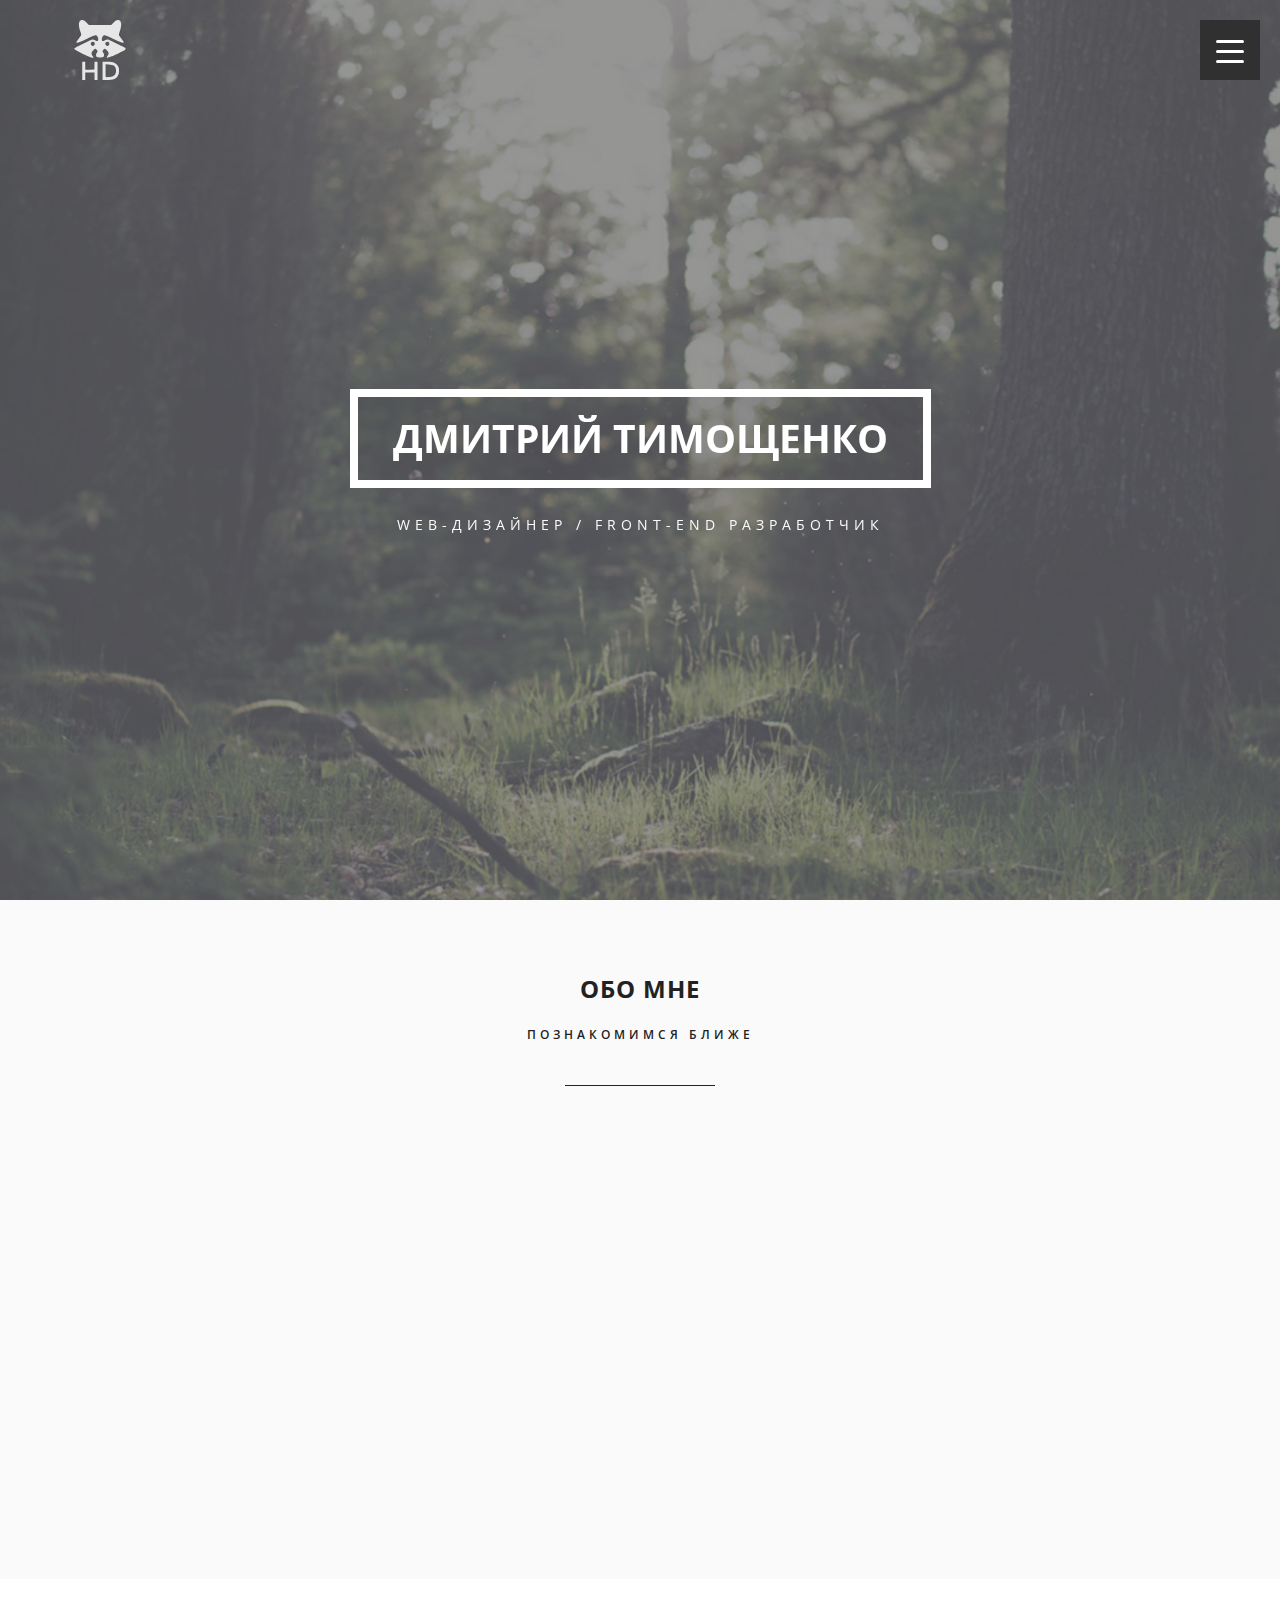
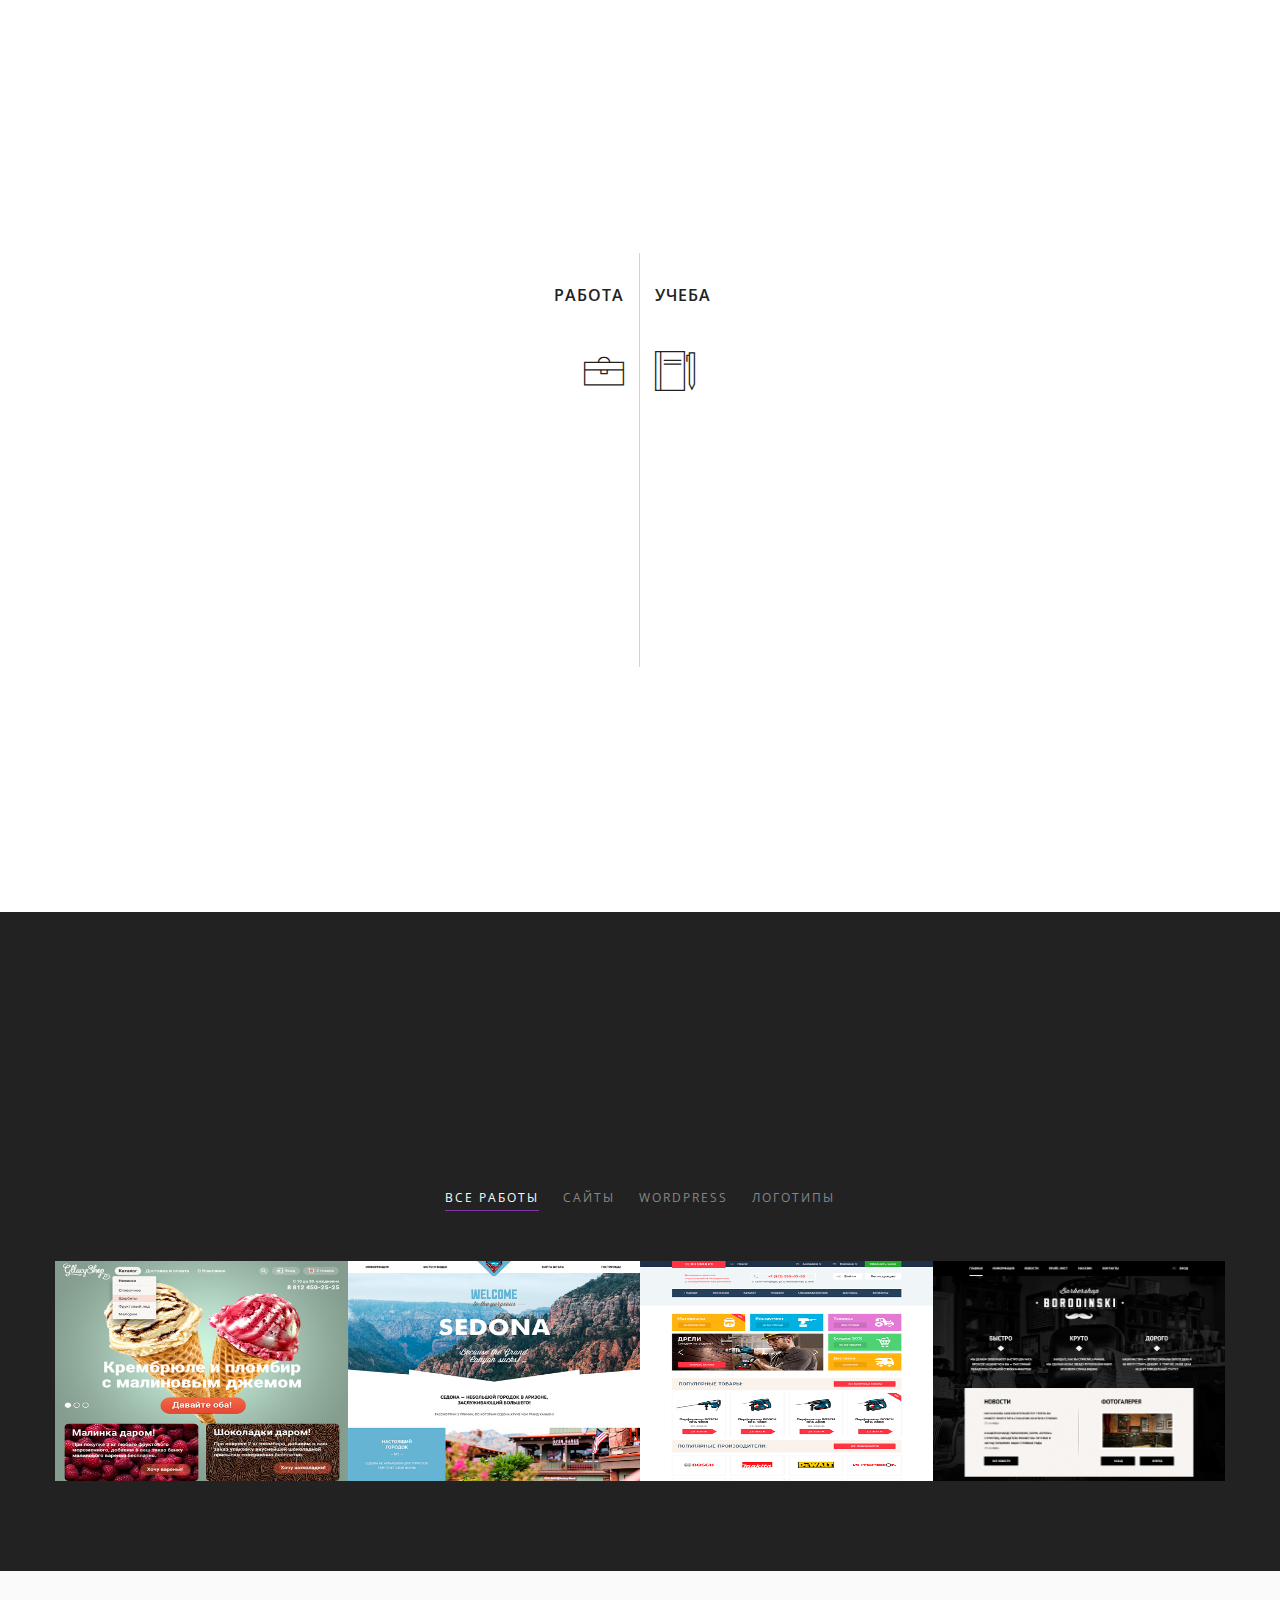
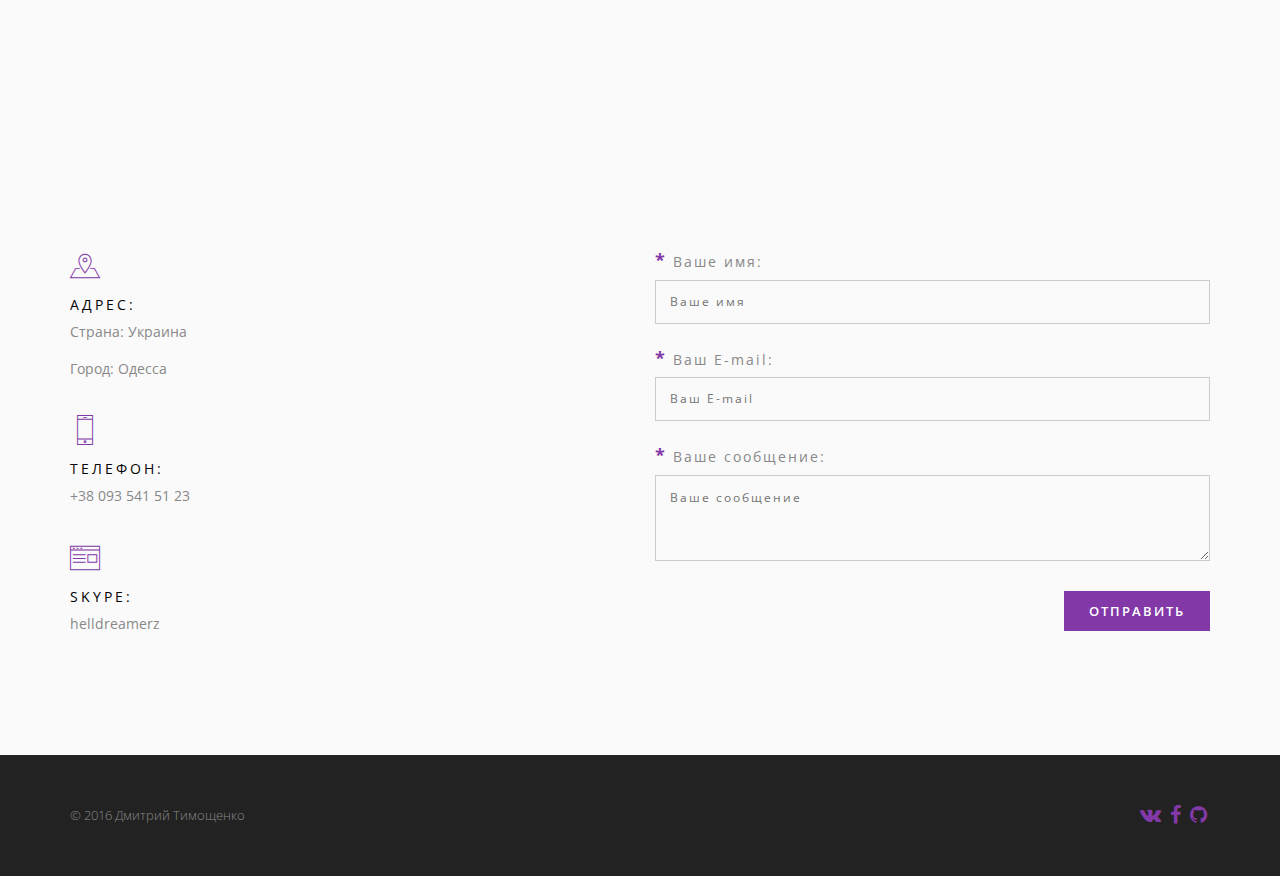
<file: index.html>
<!DOCTYPE html>
<html>
<head>
    <meta charset="utf-8"/>
    <title>Портфолио</title>
    <meta http-equiv="X-UA-Compatible" content="IE=edge"/>
    <meta name="viewport" content="width=device-width, initial-scale=1.0"/>
    <link rel="shortcut icon" href="img/favicon.png"/>
    <link rel="stylesheet" href="libs/bootstrap/bootstrap-grid.min.css"/>
    <link rel="stylesheet" href="libs/font-awesome/css/font-awesome.min.css"/>
    <link rel="stylesheet" href="libs/linea/styles.css"/>
    <link rel="stylesheet" href="libs/magnific-popup/magnific-popup.css"/>
    <link rel="stylesheet" href="libs/animate/animate.min.css"/>
    <link rel="stylesheet" href="css/fonts.css"/>
    <link rel="stylesheet" href="css/main.css"/>
    <link rel="stylesheet" href="css/skins/purple.css"/>
    <link rel="stylesheet" href="css/media.css"/>
</head>
<body>

<div class="loader">
    <div class="loader_inner"></div>
</div>

<header class="main_head main_color_bg" data-parallax="scroll" data-image-src="img/bg.jpg" data-z-index="1">
    <div class="container">
        <div class="row">
            <div class="col-md-12">
                <div class="logo_container">
                    <svg xmlns="http://www.w3.org/2000/svg" viewBox="0 0 204.45442 239.00005" version="1.1" id="svg2">
                        <path id="path4138"
                              d="m 31.447817,202.5 0,-36.5 6.000001,0 6,0 0,16.02256 0,16.02256 18.25,-0.27256 18.25,-0.27256 0.27539,-15.75 0.2754,-15.75 5.9746,0 5.97461,0 0,36.5 0,36.5 -6,0 -6,0 0,-15 0,-15 -18.5,0 -18.5,0 0,15 0,15 -6,0 -6.000001,0 0,-36.5 z m 81.000003,0 0,-36.5 16.45078,0 c 9.04793,0 18.83543,0.50597 21.75,1.12438 11.5079,2.44172 20.07017,8.96042 24.6794,18.78914 2.3168,4.94032 2.61546,6.80096 2.58209,16.08648 -0.0335,9.31924 -0.35185,11.1889 -2.83097,16.62611 -6.96284,15.27089 -18.72408,20.3239 -47.3813,20.35653 l -15.25,0.0174 0,-36.5 z m 39.02073,22.99366 c 10.23133,-3.60759 15.82039,-13.58336 14.64747,-26.14389 -1.46676,-15.70717 -8.91433,-21.30459 -29.4182,-22.11001 l -12.25,-0.4812 0,24.95405 c 0,13.72473 0.3375,25.30808 0.75,25.74078 1.20958,1.26882 21.38215,-0.236 26.27073,-1.95973 z M 67.330078,149.54793 c -10.8691,-2.99689 -64.2045009,-29.53014 -66.52404091,-33.09431 -1.12664,-1.73117 -1.09159,-2.38929 0.22756001,-4.27263 2.03746,-2.90889 65.5246109,-34.089081 70.9142209,-34.827831 3.28715,-0.45056 5.22827,0.0929 10.89215,3.04928 7.76099,4.05108 8.81751,4.24504 11.03642,2.02613 3.49315,-3.49315 0.57444,-16.21177 -4.54286,-19.79607 -4.82121,-3.3769 -7.16448,-2.67855 -36.26458,10.8077 -49.9083809,23.12973 -53.14338091,23.14765 -35.201341,0.19496 4.10421,-5.25038 7.93875,-10.43659 8.5212,-11.52491 1.68815,-3.15433 1.25848,-6.552709 -1.81231,-14.334219 C 17.969977,31.03482 16.296707,15.136847 20.312677,7.264887 22.993177,2.010671 25.887177,0 30.769187,0 36.859578,0 41.325448,2.70456 50.043058,11.672398 L 58.138308,20 l 44.309512,0 44.30951,0 8.09525,-8.327602 C 163.57019,2.70456 168.03606,0 174.12644,0 c 4.88201,0 7.77601,2.010671 10.45652,7.264887 3.98833,7.81778 2.07385,25.083293 -4.59786,41.465243 -2.74454,6.73905 -3.13604,10.282559 -1.47828,13.380119 0.58245,1.08832 4.41699,6.27453 8.5212,11.52491 17.94205,22.95269 14.70705,22.93477 -35.20133,-0.19496 -29.1001,-13.48625 -31.44337,-14.1846 -36.26458,-10.8077 -5.1173,3.5843 -8.03601,16.30292 -4.54286,19.79607 2.21891,2.21891 3.27543,2.02495 11.03642,-2.02613 5.66318,-2.95605 7.60541,-3.49986 10.89215,-3.04972 3.97139,0.54392 66.35336,30.432421 69.75,33.418691 2.82241,2.48141 2.1874,5.98606 -1.5,8.27853 -5.13797,3.1943 -41.65234,21.50814 -51.40663,25.78307 -10.78418,4.72629 -19.04381,6.86655 -20.5781,5.33226 -0.76402,-0.76402 -0.35146,-2.0222 1.43264,-4.36914 5.86435,-7.71439 7.1556,-13.27806 4.34366,-18.71575 C 132.95962,123.15524 123.65588,115 121.20774,115 c -2.81595,0 -8.75992,6.55317 -8.75992,9.65772 0,1.38343 1.37743,4.43337 3.06096,6.77764 2.59234,3.60976 3.01336,5.01268 2.75,9.16348 -0.28406,4.47717 -0.61374,5.05241 -3.81096,6.64961 -4.86885,2.43226 -19.131152,2.43226 -24.000002,0 -3.19722,-1.5972 -3.5269,-2.17244 -3.81096,-6.64961 -0.26336,-4.1508 0.15766,-5.55372 2.75,-9.16348 1.68353,-2.34427 3.06096,-5.39421 3.06096,-6.77764 0,-3.10455 -5.94397,-9.65772 -8.75992,-9.65772 -2.44814,0 -11.75188,8.15524 -13.78165,12.08038 -2.80048,5.41553 -1.51741,11.00526 4.27551,18.6264 3.93422,5.17585 1.97418,6.27467 -6.85168,3.84115 z m 11.80329,-48.72224 c 5.15706,-4.844811 1.55488,-13.825691 -5.54541,-13.825691 -4.78025,0 -8.14014,3.24421 -8.14014,7.85986 0,7.270541 8.39932,10.931981 13.68555,5.965831 z m 58.000002,0 c 5.15706,-4.844811 1.55488,-13.825691 -5.54541,-13.825691 -4.78025,0 -8.14014,3.24421 -8.14014,7.85986 0,7.270541 8.39932,10.931981 13.68555,5.965831 z"/>
                    </svg>
                </div>
                <button class="toggle_mnu">
					<span class="sandwich">
						<span class="sw-topper"></span>
						<span class="sw-bottom"></span>
						<span class="sw-footer"></span>
					</span>
                </button>
                <nav class="top_mnu">
                    <ul>
                        <li><a href="#about">Обо мне</a></li>
                        <li><a href="#resume">Резюме</a></li>
                        <li><a href="#portfolio">Портфолио</a></li>
                        <li><a href="#contacts">Контакты</a></li>
                    </ul>
                </nav>
            </div>
        </div>
    </div>
    <div class="top_wrapper">
        <div class="top_descr">
            <div class="top_centered">
                <div class="top_text">
                    <h1>Дмитрий Тимощенко</h1>
                    <p>Web-дизайнер / Front-End разработчик</p>
                </div>
            </div>
        </div>
    </div>
</header>
<section id="about" class="s_about bg_light">
    <div class="section_header">
        <h2>Обо мне</h2>
        <div class="s_descr_wrap">
            <div class="s_descr">Познакомимся ближе</div>
        </div>
    </div>
    <div class="section_content">
        <div class="container">
            <div class="row">
                <div class="col-md-4 col-md-push-4 animation_1">
                    <h3>Фото</h3>
                    <div class="person">
                        <a href="img/photo.png" class="popup"><img src="img/photo.png" alt="Alt"/></a>
                    </div>
                </div>
                <div class="col-md-4 col-md-pull-4 animation_2">
                    <h3>Немного о себе</h3>
                    <p>Занимаюсь веб-разработкой около года. Окончил курсы и интенсив от <a href="://htmlacademy.ru">htmlacademy.ru</a>
                    </p>
                    <p>Навыки: HTML, CSS, Bootstrap, Foundation, JavaScript, jQuery, Photoshop</p>
                </div>
                <div class="col-md-4 animation_3 personal_last_block">
                    <h3>Персональная информация</h3>
                    <h2 class="personal_header">Дмитрий Тимощенко</h2>
                    <ul>
                        <li>Профессиональное создание сайтов: разработка дизайна, HTML верстка, посадка на CMS
                            WordPress
                        </li>
                        <li>День рождения: 30 декабря 1991 года</li>
                        <li>Номер телефона: +38 093 541 51 23</li>
                        <li>E-mail: <a href="mailto:helldreamerz@gmail.com">helldreamerz@gmail.com</a></li>

                    </ul>
                    <div class="social_wrap">
                        <ul>
                            <li><a href="https://vk.com/timoschenkod" target="_blank"><i class="fa fa-vk"></i></a></li>
                            <li><a href="https://www.facebook.com/dima.timoschenko.5" target="_blank"><i
                                    class="fa fa-facebook"></i></a></li>
                            <li><a href="https://github.com/HellDreamer" target="_blank"><i
                                    class="fa fa-github"></i></a></li>
                        </ul>
                    </div>
                </div>
            </div>
        </div>
    </div>
</section>

<section id="resume" class="s_resume">
    <div class="section_header">
        <h2>Резюме</h2>
        <div class="s_descr_wrap">
            <div class="s_descr"><a href="/nerds/index.html">Мои знания и достижения</a></div>
        </div>
    </div>
    <div class="section_content">
        <div class="container">
            <div class="row">
                <div class="resume_container">
                    <div class="col-md-6 col-sm-6 left">
                        <h3>Работа</h3>
                        <div class="resume_icon"><i class="icon-basic-case"></i></div>
                        <div class="resume_item">
                            <div class="year">январь 2014- июнь 2015</div>
                            <div class="resume_description">Best Price<strong>Администратор</strong></div>
                            <p>Розничная торговля</p>
                        </div>
                        <div class="resume_item">
                            <div class="year">2008-2015</div>
                            <div class="resume_description">ТОВ "Вайтлоджик"<strong>Декларант</strong></div>
                            <p>Растаможка,оформление ГТД</p>
                        </div>
                    </div>
                    <div class="col-md-6 col-sm-6 right">
                        <h3>Учеба</h3>
                        <div class="resume_icon"><i class="icon-basic-book-pen"></i></div>
                        <div class="resume_item">
                            <div class="year">2009-2014</div>
                            <div class="resume_description"><strong>Инженер морского флота</strong>ОНМУ</div>
                            <p>Факультет транспортных технологий и система</p>
                        </div>
                        <div class="resume_item">
                            <div class="year">2013-2015</div>
                            <div class="resume_description"><strong>Юрист</strong>НУ "ОЮА"</div>
                            <p>Факультет прокуратуры и следствия</p>
                        </div>
                        <div class="resume_item">
                            <div class="year">2015-2016</div>
                            <div class="resume_description"><strong>Программист</strong>HTML Academy</div>
                            <p>Продвинутый онлайн-интенсив «Создание веб-интерфейсов с помощью HTML и CSS»</p>
                        </div>
                    </div>
                </div>
            </div>
        </div>
    </div>
</section>

<section id="portfolio" class="s_portfolio bg_dark">
    <div class="section_header">
        <h2>Портфолио</h2>
        <div class="s_descr_wrap">
            <div class="s_descr">Мои последние работы</div>
        </div>
    </div>
    <div class="section_content">
        <div class="container">
            <div class="row">
                <div class="filter_div controls">
                    <ul>
                        <li class="filter active" data-filter="all">Все работы</li>
                        <li class="filter" data-filter=".category-1">Сайты</li>
                        <li class="filter" data-filter=".category-2">Wordpress</li>
                        <li class="filter" data-filter=".category-3">Логотипы</li>
                    </ul>
                </div>
                <div id="portfolio_grid">
                    <div class="mix col-md-3 col-sm-6 col-xs-12 portfolio_item category-1">
                        <img src="img/portfolio-images/1.jpg" alt="Alt"/>
                        <div class="port_item_cont">
                            <h3>«Глейси»</h3>
                            <p>«Глейси»</p>
                            <a href="#" class="popup_content">Посмотреть</a>
                        </div>
                        <div class="hidden">
                            <div class="podrt_descr">
                                <div class="modal-box-content">
                                    <button class="mfp-close" type="button" title="Закрыть (Esc)">×</button>
                                    <a href="/gllacy/index.html"><h3>«Глейси»</h3></a>
                                    <p>«Глейси»</p>
                                    <img src="img/portfolio-images/1.jpg" alt="glacy"/>
                                </div>
                            </div>
                        </div>
                    </div>

                    <div class="mix col-md-3 col-sm-6 col-xs-12 portfolio_item category-1">
                        <img src="img/portfolio-images/2.jpg" alt="sedona"/>
                        <div class="port_item_cont">
                            <h3>«Седона»</h3>
                            <p>Макет сайта небольшого городка</p>
                            <a href="#" class="popup_content">Посмотреть</a>
                        </div>
                        <div class="hidden">
                            <div class="podrt_descr">
                                <div class="modal-box-content">
                                    <button class="mfp-close" type="button" title="Закрыть (Esc)">×</button>
                                    <a href="/sedona/index.html"><h3>«Седона»</h3></a>
                                    <p>Макет сайта небольшого городка</p>
                                    <img src="img/portfolio-images/2.jpg" alt="sedona"/>
                                </div>
                            </div>
                        </div>
                    </div>
                    <div class="mix col-md-3 col-sm-6 col-xs-12 portfolio_item category-1">
                        <img src="img/portfolio-images/3.jpg" alt="Alt"/>
                        <div class="port_item_cont">
                            <h3>«Техномарт»</h3>
                            <p>Магазин строительной техники</p>
                            <a href="/techno/index.html" class="popup_content">Посмотреть</a>
                        </div>
                       
                    </div>
                    <div class="mix col-md-3  portfolio_item category-1">
                        <img src="img/portfolio-images/7.jpg" alt="Alt"/>
                        <div class="port_item_cont">
                            <h3>Барбершоп</h3>
                            <p>Макет парикмахерской</p>
                            <a href="#" class="popup_content">Посмотреть</a>
                        </div>
                        <div class="hidden">
                            <div class="podrt_descr">
                                <div class="modal-box-content">
                                    <button class="mfp-close" type="button" title="Закрыть (Esc)">×</button>
                                    <h3>Барбершоп</h3>
                                    <p>Макет парикмахерской</p>
                                    <img src="img/portfolio-images/7.jpg" alt="Alt"/>
                                </div>
                            </div>
                        </div>
                    </div>
                </div>
            </div>
        </div>
    </div>
</section>

<section id="contacts" class="s_contacts bg_light">
    <div class="section_header">
        <h2>Контакты</h2>
        <div class="s_descr_wrap">
            <div class="s_descr">Оставьте ваше сообщение</div>
        </div>
    </div>
    <div class="section_content">
        <div class="container">
            <div class="row">
                <div class="col-md-6 col-sm-6">
                    <div class="contact_box">
                        <div class="contacts_icon icon-basic-geolocalize-05"></div>
                        <h3>Адрес:</h3>
                        <p>Страна: Украина</p>
                        <p>Город: Одесса</p>
                    </div>
                    <div class="contact_box">
                        <div class="contacts_icon icon-basic-smartphone"></div>
                        <h3>Телефон:</h3>
                        <p>+38 093 541 51 23</p>
                    </div>
                    <div class="contact_box">
                        <div class="contacts_icon icon-basic-webpage-img-txt"></div>
                        <h3>Skype:</h3>
                        <p>helldreamerz</p>
                    </div>
                </div>
                <div class="col-md-6 col-sm-6">
                    <form action="http://formspree.io/helldreamerz@gmail.com" class="main_form" novalidate
                          target="_blank" method="post">
                        <label class="form-group">
                            <span class="color_element">*</span> Ваше имя:
                            <input type="text" name="name" placeholder="Ваше имя"
                                   data-validation-required-message="Вы не ввели имя" required/>
                            <span class="help-block text-danger"></span>
                        </label>
                        <label class="form-group">
                            <span class="color_element">*</span> Ваш E-mail:
                            <input type="email" name="email" placeholder="Ваш E-mail"
                                   data-validation-required-message="Не корректно введен E-mail" required/>
                            <span class="help-block text-danger"></span>
                        </label>
                        <label class="form-group">
                            <span class="color_element">*</span> Ваше сообщение:
                            <textarea name="message" placeholder="Ваше сообщение"
                                      data-validation-required-message="Вы не ввели сообщение" required></textarea>
                            <span class="help-block text-danger"></span>
                        </label>
                        <button>Отправить</button>
                    </form>
                </div>
            </div>
        </div>
    </div>
</section>

<footer class="main_footer bg_dark">
    <div class="container">
        <div class="row">
            <div class="col-md-12">
                &copy; 2016 Дмитрий Тимощенко
                <div class="social_wrap">
                    <ul>
                        <li><a href="https://vk.com/timoschenkod" target="_blank"><i class="fa fa-vk"></i></a></li>
                        <li><a href="https://www.facebook.com/dima.timoschenko.5" target="_blank"><i
                                class="fa fa-facebook"></i></a></li>
                        <li><a href="https://github.com/HellDreamer" target="_blank"><i class="fa fa-github"></i></a>
                        </li>
                    </ul>
                </div>
            </div>
        </div>
    </div>
</footer>

<div class="hidden"></div>
<!--[if lt IE 9]>
<script src="libs/html5shiv/es5-shim.min.js"></script>
<script src="libs/html5shiv/html5shiv.min.js"></script>
<script src="libs/html5shiv/html5shiv-printshiv.min.js"></script>
<script src="libs/respond/respond.min.js"></script>
<![endif]-->

<script src="libs/jquery/jquery-2.1.3.min.js"></script>
<script src="libs/parallax/parallax.min.js"></script>
<script src="libs/magnific-popup/jquery.magnific-popup.min.js"></script>
<script src="libs/mixitup/mixitup.min.js"></script>
<script src="libs/scroll2id/PageScroll2id.min.js"></script>
<script src="libs/waypoints/waypoints.min.js"></script>
<script src="libs/animate/animate-css.js"></script>
<script src="libs/jqBootstrapValidation/jqBootstrapValidation.js"></script>
<script src="js/common.js"></script>
<!-- Yandex.Metrika counter --><!-- /Yandex.Metrika counter -->
<!-- Google Analytics counter -->
<script>
    (function (i, s, o, g, r, a, m) {
        i['GoogleAnalyticsObject'] = r;
        i[r] = i[r] || function () {
                    (i[r].q = i[r].q || []).push(arguments)
                }, i[r].l = 1 * new Date();
        a = s.createElement(o),
                m = s.getElementsByTagName(o)[0];
        a.async = 1;
        a.src = g;
        m.parentNode.insertBefore(a, m)
    })(window, document, 'script', 'https://www.google-analytics.com/analytics.js', 'ga');

    ga('create', 'UA-77487416-1', 'auto');
    ga('send', 'pageview');

</script><!-- /Google Analytics counter -->

</body>
</html>
</file>
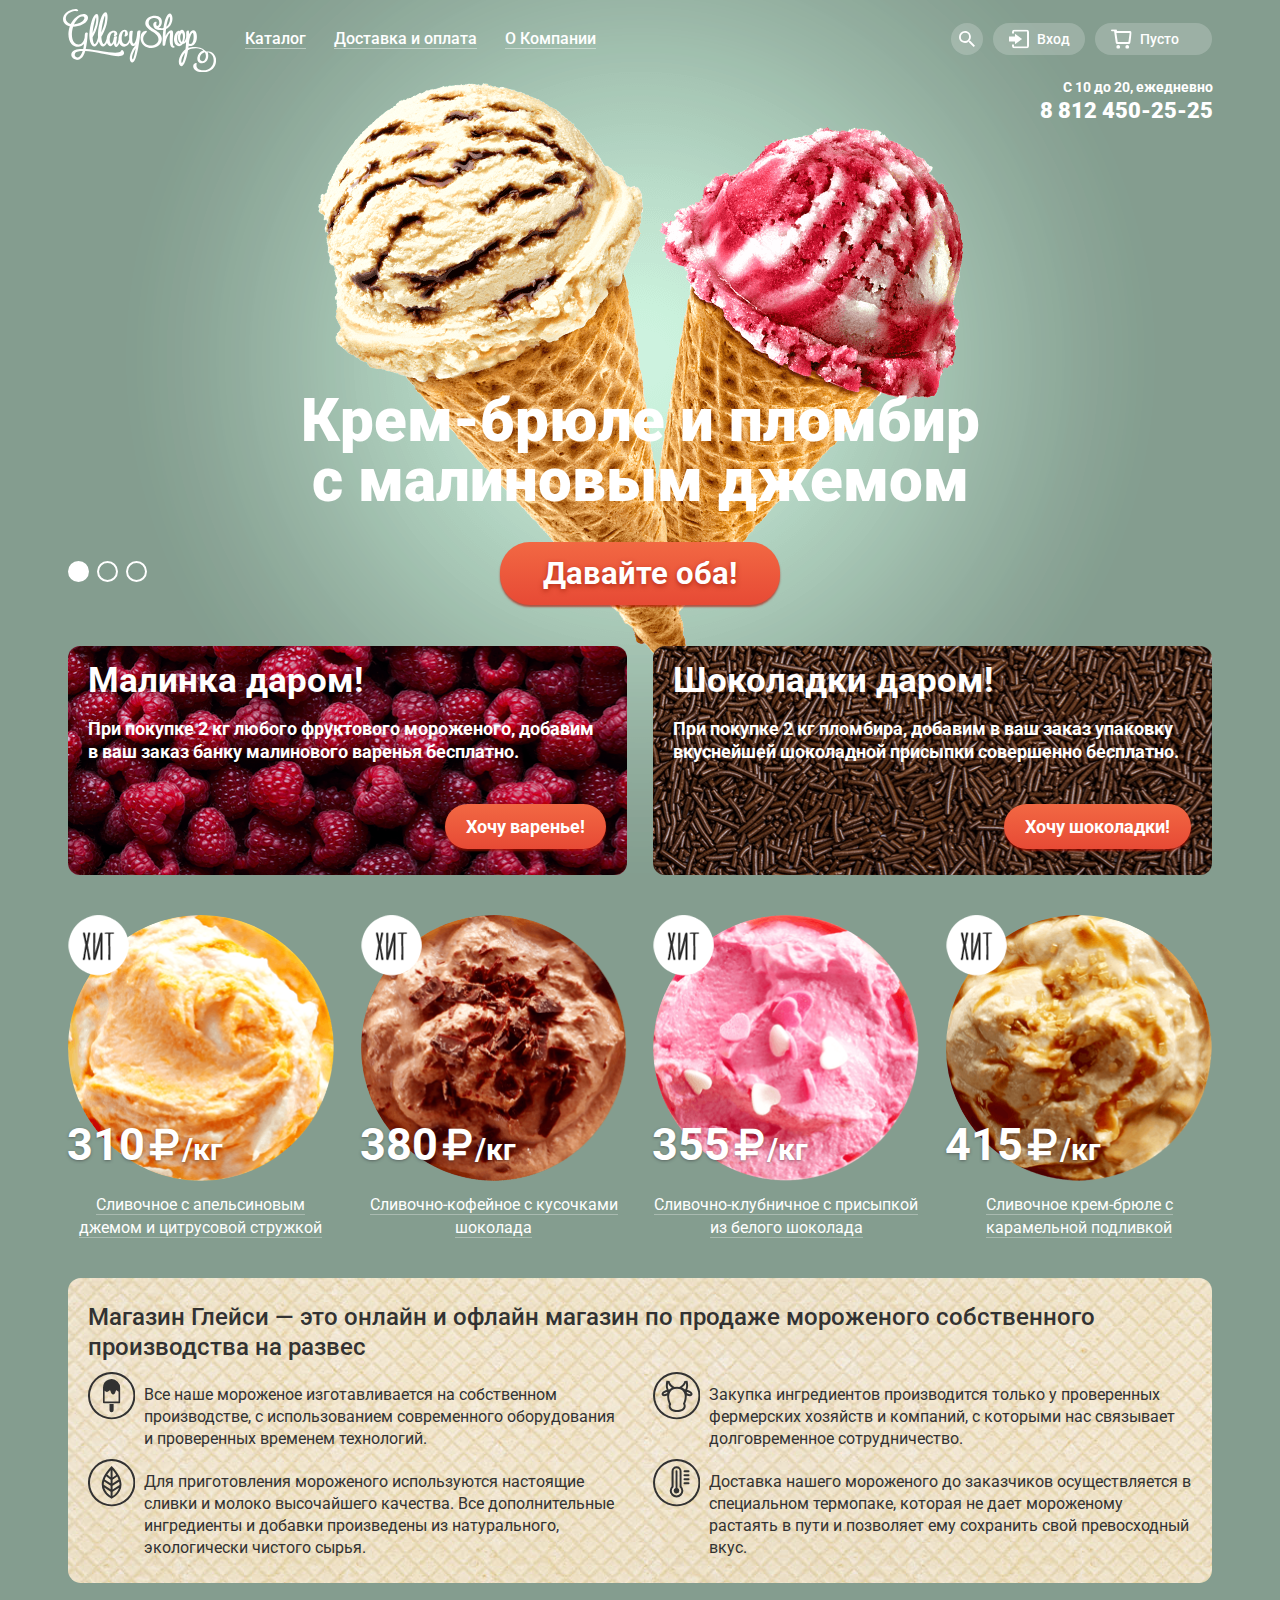
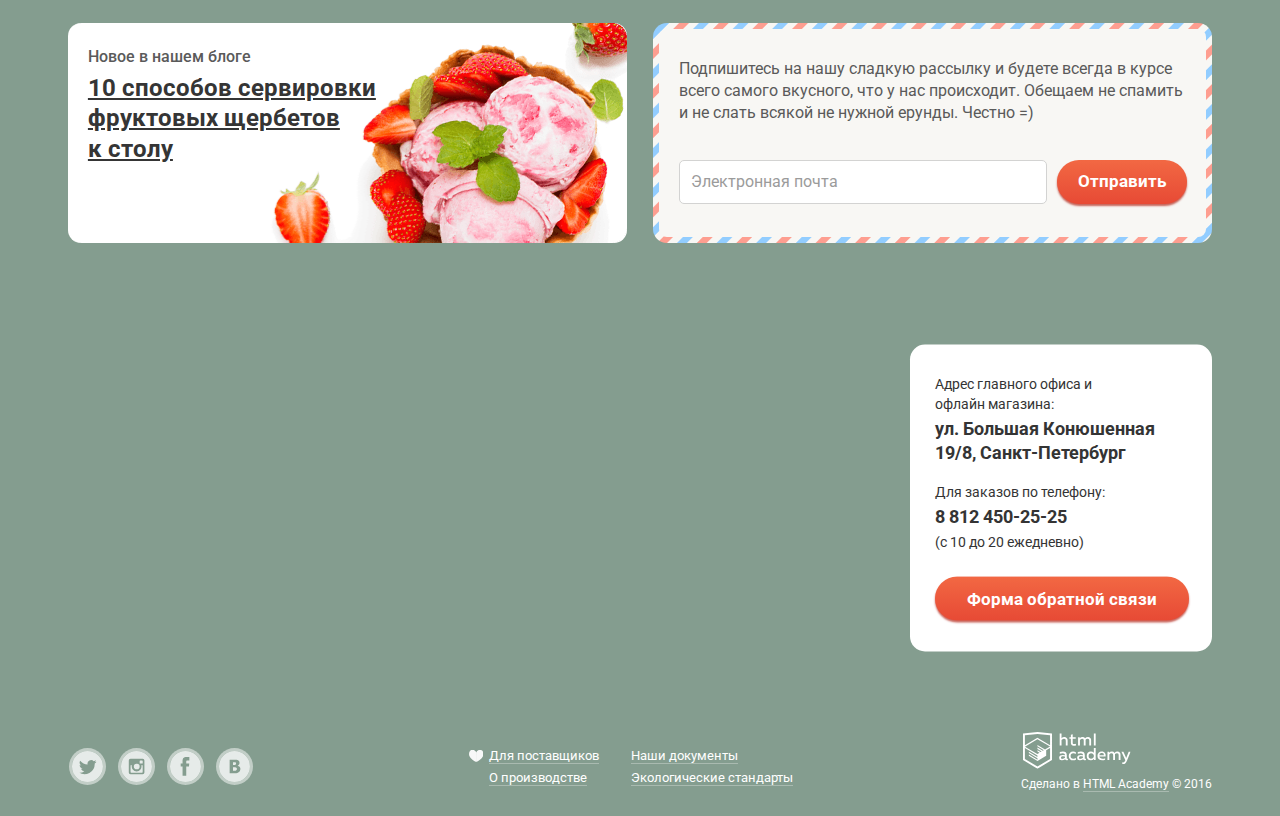
<file: gllacy/index.html>
<!DOCTYPE html>
<html lang="ru">
<head>
  <meta charset="UTF-8">
  <meta name="viewport" content="width=device-width">
  <title>Глейси</title>
  <link href="https://fonts.googleapis.com/css?family=Roboto:400,300,500,700,900&nbsp;subset=latin,cyrillic" rel="stylesheet" type="text/css">
  <link rel="stylesheet" type="text/css" href="css/normalize.css">
  <link rel="stylesheet" type="text/css" href="css/style.min.css">
</head>
<body onload="pageOnLoad()">
  <input class="slider-input" type="radio" name="toggle" id="toggle-1" checked>
  <input class="slider-input" type="radio" name="toggle" id="toggle-2">
  <input class="slider-input" type="radio" name="toggle" id="toggle-3">
  <div class="page">
    <header class="page-header">
      <div class="container">
        <div class="container__wrap">
          <div class="page-header__inner">
            <!-- Logo -->
            <div class="page-header__logo">
              <svg class="svg-logo  page-header__logo-svg">
                <use xlink:href="img/svg-sprite.svg#logo"></use>
              </svg>
            </div>
            <!-- Navigation -->
            <nav class="navigation">
              <ul class="navigation__list">
                <li class="navigation__item  navigation__item--sub">
                  <a class="navigation__link" href="catalog.html" title="Каталог"><span class="navigation__link-inner">Каталог</span></a>
                  <ul class="navigation__sub-list">
                    <li class="navigation__sub-item">
                      <b class="navigation__sub-title">Новинки</b>
                    </li>
                    <li class="navigation__sub-item">
                      <a class="navigation__sub-link" href="catalog.html" title="Сливочное">Сливочное</a>
                    </li>
                    <li class="navigation__sub-item">
                      <a class="navigation__sub-link" href="#" title="Щербеты">Щербеты</a>
                    </li>
                    <li class="navigation__sub-item">
                      <a class="navigation__sub-link" href="#" title="Фруктовый лед">Фруктовый лед</a>
                    </li>
                    <li class="navigation__sub-item">
                      <a class="navigation__sub-link" href="#" title="Мелорин">Мелорин</a>
                    </li>
                  </ul>
                </li>
                <li class="navigation__item">
                  <a class="navigation__link" href="#" title="Доставка и оплата"><span class="navigation__link-inner">Доставка и оплата</span></a>
                </li>
                <li class="navigation__item">
                  <a class="navigation__link" href="#" title="О Компании"><span class="navigation__link-inner">О Компании</span></a>
                </li>
              </ul>
            </nav>
            <!-- Functions -->
            <div class="functions">

              <!-- Search -->
              <div class="functions__item  functions__item--search">

                <div class="search">
                  <a class="search__link" href="#" title="Поиск">
                    <svg class="search__link-svg  svg-icon_search">
                      <use xlink:href="img/svg-sprite.svg#icon_search"></use>
                    </svg>
                    <span class="search__item-text">Поиск</span>
                  </a>
                  <form class="search__form" action="/echo" method="post">
                    <label class="search__input-label" for="search">
                      <input class="search__input" type="search" id="search" name="search" placeholder="Поиск:" required>
                      <span class="search__input-name">Пoиск</span>
                    </label>
                    <button class="search__btn">Поиск</button>
                  </form>
                </div>

              </div>

              <!-- SingIn -->
              <div class="functions__item  functions__item--singin">

                <div class="singin">
                  <a class="singin__link" href="#" title="Вход">
                    <svg class="singin__link-svg  svg-icon_singin">
                      <use xlink:href="img/svg-sprite.svg#icon_singin"></use>
                    </svg>
                    Вход
                  </a>
                  <form class="singin__form" action="/echo" method="post">
                    <label class="singin__input-label" for="email">
                      <input class="singin__input" type="email" name="email" id="email"  placeholder="Электронная почта">
                      <span class="singin__input-name">Электронная почта</span>
                    </label>
                    <label class="singin__input-label" for="password">
                      <input class="singin__input" type="password" name="password" id="password"  placeholder="Пароль">
                      <span class="singin__input-name">Пароль</span>
                    </label>
                    <div class="singin__buttons">
                      <input class="btn btn--singin" type="submit" name="user-send" id="user-send" value="Войти">
                      <div class="singin__links">
                        <div class="singin__link-wrap">
                          <a class="singin__form-link" href="#">Забыли пароль?</a>
                        </div>
                        <div class="singin__link-wrap">
                          <a class="singin__form-link" href="#">Новая регистрация</a>
                        </div>
                      </div>
                    </div>
                  </form>
                </div>

              </div>

              <!-- Cart -->
              <div class="functions__item  functions__item--cart">

                <div class="cart">
                  <a class="cart__link" href="#" title="Корзина">
                    <svg class="cart__link-svg  svg-icon_cart">
                      <use xlink:href="img/svg-sprite.svg#icon_cart"></use>
                    </svg>
                    <svg class="cart__link-svg-full  svg-icon_cart--full">
                      <use xlink:href="img/svg-sprite.svg#icon_cart--full"></use>
                    </svg>
                    <span class="cart__empty">Пусто</span>
                  </a>
                  <div class="cart__form">
                    <table class="cart__table">
                      <tr class="cart__tr">
                        <td class="cart__td">
                          <a class="cart__del-link" href="#" title="Delete">
                            <svg class="cart__del-svg  svg-icon_close">
                              <use xlink:href="img/svg-sprite.svg#icon_close"></use>
                            </svg>
                          </a>
                        </td>
                        <td class="cart__td">
                          <a class="cart__table-link" href="#">
                            <img class="cart__img" src="img/img_product-1.png" width="34" height="34" alt="">
                            Пломбир с апельсиновым джемом
                          </a>
                        </td>
                        <td class="cart__td">1,5 кг <span class="cart__price">х 200 руб.</span></td>
                        <td class="cart__td">300 руб.</td>
                      </tr>
                      <tr class="cart__tr">
                        <td class="cart__td">
                          <a class="cart__del-link" href="#" title="Delete">
                            <svg class="cart__del-svg  svg-icon_close">
                              <use xlink:href="img/svg-sprite.svg#icon_close"></use>
                            </svg>
                          </a>
                        </td>
                        <td class="cart__td">
                          <a class="cart__table-link" href="#">
                            <img class="cart__img" src="img/img_product-3.png" width="34" height="34" alt="">
                            Клубничный пломбир с присыпкой из белого шоколада
                          </a>
                        </td>
                        <td class="cart__td">1,5 кг <span class="cart__price">х 300 руб.</span></td>
                        <td class="cart__td">450 руб.</td>
                      </tr>
                    </table>
                    <hr class="cart__line">
                    <div class="cart__bill">Итого: <span class="function__result">750 руб.</span></div>
                    <input class="btn btn--cart" type="submit" name="cart-send" id="cart-send" value="Оформить заказ">
                  </div>
                </div>
              </div>
              <!-- //cart -->
            </div>
            <!-- //functions -->

            <div class="page-header__contact">
              <span class="page-header__contact-time">С 10 до 20, ежедневно</span>
              <a class="page-header__contact-number" href="#" title="8 812 450-25-25">8 812 450-25-25</a>
            </div>
          </div>
          <!-- //page-header__inner -->
        </div>
        <!-- //container__wrap -->
      </div>
      <!-- //container -->
    </header>


    <main class="page-content">
      <div class="container">
        <div class="container__wrap">


          <div class="slider">
            <div class="slider__controls">
              <label class="slider__toggle" for="toggle-1"></label>
              <label class="slider__toggle" for="toggle-2"></label>
              <label class="slider__toggle" for="toggle-3"></label>
            </div>

            <div class="slider__slides">
              <div class="slider__slide  slider__slide--1">
                <h2 class="slider__title">
                  Крем-брюле и пломбир<br>
                  с малиновым джемом
                </h2>
                <div class="slider__btn"><a class="btn  btn--slide" href="#" title="Дайте оба!">Давайте оба!</a></div>
              </div>

              <div class="slider__slide  slider__slide--2">
                <h2 class="slider__title">
                  Шоколадный пломбир<br>
                  и лимонный сорбет
                </h2>
                <div class="slider__btn"><a class="btn  btn--slide" href="#" title="Дайте оба!">Давайте оба!</a></div>
              </div>

              <div class="slider__slide  slider__slide--3">
                <h2 class="slider__title">
                  Пломбир с помадкой<br>
                  и клубничный щербет
                </h2>
                <div class="slider__btn"><a class="btn  btn--slide" href="#" title="Дайте оба!">Давайте оба!</a></div>
              </div>
            </div>
          </div>


          <div class="grid">
            <div class="grid__col  grid__col--lg-6">
              <div class="action  action--raspberry">
                <h2 class="action__title">Малинка даром!</h2>
                <p class="action__text">
                  При покупке 2 кг любого фруктового мороженого, добавим
                  в ваш заказ банку малинового варенья бесплатно.
                </p>
                <div class="action__btn">
                  <a class="btn  btn--action" href="#" title="Хочу варенье!">Хочу варенье!</a>
                </div>
              </div>
            </div>
            <div class="grid__col  grid__col--lg-6">
              <div class="action  action--chocolate">
                <h2 class="action__title">Шоколадки даром!</h2>
                <p class="action__text">
                  При покупке 2 кг пломбира, добавим в ваш заказ упаковку
                  вкуснейшей шоколадной присыпки совершенно бесплатно.
                </p>
                <div class="action__btn">
                  <a class="btn  btn--action" href="#" title="Хочу шоколадки!">Хочу шоколадки!</a>
                </div>
              </div>
            </div>
          </div>


          <div class="grid">
            <div class="grid__col  grid__col--sm-6 grid__col--lg-3">
              <div class="catalog-item  catalog-item--hit">
                <div class="catalog-item__wrap">
                  <div class="catalog-item__img-wrap">
                    <img class="catalog-item__image" src="img/img_product-1.png" alt="ice-cream">
                  </div>
                  <div class="catalog-item__price">310<span class="catalog-item__currency">Р</span><small>/кг</small></div>
                </div>
                <p class="catalog-item__discription">Сливочное с апельсиновым джемом и цитрусовой стружкой</p>

                <div class="catalog-item__btn"><a class="btn  btn--catalog-item" href="#" title="Быстрый просмотр">Быстрый просмотр</a>
                </div>
              </div>
            </div>
            <div class="grid__col    grid__col--sm-6  grid__col--lg-3">
              <div class="catalog-item  catalog-item--hit">
                <div class="catalog-item__wrap">
                  <div class="catalog-item__img-wrap">
                    <img class="catalog-item__image"  src="img/img_product-2.png" alt="ice-cream">
                  </div>
                  <div class="catalog-item__price">380<span class="catalog-item__currency">Р</span><small>/кг</small></div>
                </div>
                <p class="catalog-item__discription">Сливочно-кофейное с кусочками шоколада</p>

                <div class="catalog-item__btn"><a class="btn  btn--catalog-item" href="#" title="Быстрый просмотр">Быстрый просмотр</a>
                </div>
              </div>
            </div>
            <div class="grid__col  grid__col--sm-6  grid__col--lg-3">
              <div class="catalog-item  catalog-item--hit">
                <div class="catalog-item__wrap">
                  <div class="catalog-item__img-wrap">
                    <img class="catalog-item__image" src="img/img_product-3.png" alt="ice-cream">
                  </div>
                  <div class="catalog-item__price">355<span class="catalog-item__currency">Р</span><small>/кг</small></div>
                </div>
                <p class="catalog-item__discription">Сливочно-клубничное с присыпкой из белого шоколада</p>

                <div class="catalog-item__btn"><a class="btn  btn--catalog-item" href="#" title="Быстрый просмотр">Быстрый просмотр</a>
                </div>
              </div>
            </div>
            <div class="grid__col  grid__col--sm-6  grid__col--lg-3">
              <div class="catalog-item  catalog-item--hit">
                <div class="catalog-item__wrap">
                  <div class="catalog-item__img-wrap">
                    <img class="catalog-item__image" src="img/img_product-4.png" alt="ice-cream">
                  </div>
                  <div class="catalog-item__price">415<span class="catalog-item__currency">Р</span><small>/кг</small></div>
                </div>
                <p class="catalog-item__discription">Сливочное крем-брюле с карамельной подливкой</p>

                <div class="catalog-item__btn"><a class="btn  btn--catalog-item" href="#" title="Быстрый просмотр">Быстрый просмотр</a>
                </div>
              </div>
            </div>
          </div>


          <div class="grid">
            <div class="grid__col">
              <div class="about-us">
                <h1 class="about-us__title">
                  Магазин Глейси  — это онлайн и офлайн магазин по продаже мороженого собственного
                  производства на развес
                </h1>
                <div class="about-us__wrap">
                  <p class="about-us__feature  about-us__feature--icecream">
                    <svg class="about-us__svg  svg-icon_aboutus-icecream">
                      <use xlink:href="img/svg-sprite.svg#icon_aboutus-icecream"></use>
                    </svg>
                    Все наше мороженое изготавливается на собственном
                    производстве, с использованием современного оборудования
                    и проверенных временем технологий.
                  </p>
                  <p class="about-us__feature  about-us__feature--cow">
                    <svg class="about-us__svg  svg-icon_aboutus-cow">
                      <use xlink:href="img/svg-sprite.svg#icon_aboutus-cow"></use>
                    </svg>
                    Закупка ингредиентов  производится только у проверенных
                    фермерских хозяйств и компаний, с которыми нас связывает
                    долговременное сотрудничество.
                  </p>
                  <p class="about-us__feature  about-us__feature--natural">
                    <svg class="about-us__svg  svg-icon_aboutus-natural">
                      <use xlink:href="img/svg-sprite.svg#icon_aboutus-natural"></use>
                    </svg>
                    Для приготовления мороженого используются настоящие
                    сливки и молоко высочайшего качества. Все дополнительные
                    ингредиенты и добавки произведены из натурального,
                    экологически чистого сырья.
                  </p>
                  <p class="about-us__feature  about-us__feature--temp">
                    <svg class="about-us__svg  svg-icon_aboutus-temp">
                      <use xlink:href="img/svg-sprite.svg#icon_aboutus-temp"></use>
                    </svg>
                    Доставка нашего мороженого до заказчиков осуществляется
                    в специальном термопаке, которая не дает мороженому
                    растаять в пути и позволяет ему сохранить свой превосходный
                    вкус.
                  </p>
                </div>
              </div>
            </div>
            <!-- /aboutus -->

          </div>

          <div class="grid">
          <div class="grid__col  grid__col--lg-6">
              <div class="info-blog">
                <div class="info-blog__wrap">
                  <span class="info-blog__title">Новое в нашем блоге</span>
                  <a class="info-blog__link" href="#" title="10  способов сервировки фруктовых щербетов к столу">
                    10  способов сервировки
                    фруктовых щербетов
                    к&nbsp;столу
                  </a>
                </div>
              </div>
            </div>
            <div class="grid__col  grid__col--lg-6">
              <div class="subscribe">
                <p class="subscribe__text">
                  Подпишитесь на нашу сладкую рассылку и будете всегда в курсе
                  всего самого вкусного, что у нас происходит. Обещаем не спамить
                  и не слать всякой не нужной ерунды. Честно =)
                </p>
                <form class="subscribe__form" action="/echo" method="post">
                  <label class="subscribe__input-label" for="email-send">
                    <input class="subscribe__input" type="email" id="email-send" name="email-send" placeholder="Электронная почта" required>
                    <span class="subscribe__input-name">Электронная почта</span>
                  </label>
                  <button class="btn  btn--subscribe" title="Отправить">Отправить</button>
                </form>
              </div>
            </div>
          </div>
        </div>
        <!-- //container__wrap -->
      </div>
      <!-- //container -->

      <div class="map">

        <div class="map__image" id="map"></div>

        <div class="map__container">
          <div class="map__container-inner">

            <span class="map__logo"></span>

            <div class="map__contact">
              <p class="map__text">
                Адрес главного офиса и
                офлайн&nbsp;магазина:<br>
                <b class="map__adress">
                  ул. Большая Конюшенная
                  19/8, Санкт-Петербург
                </b>
              </p>
              <p class="map__text">
                Для заказов по телефону:<br>
                <b class="map__phone">8 812 450-25-25</b>
                (с 10 до 20 ежедневно)
              </p>
              <div class="map__btn">
                <a class="btn  btn--map" href="feedback.html" title="Форма обратной связи">Форма обратной связи</a>
              </div>
            </div>

          </div>
        </div>
      </div>
    </main>



    <footer class="page-footer">
      <div class="container">
        <div class="container__wrap">

          <div class="page-footer__wrap">

            <div class="footer-social">

              <a class="footer-social__link  footer-social__link--tw" href="#" title="Twitter">
                Twitter
                <svg class="footer-social__link-svg  svg-icon_social-twitter">
                  <use xlink:href="img/svg-sprite.svg#icon_social-twitter"></use>
                </svg>
              </a>
              <a class="footer-social__link  footer-social__link--inst" href="#" title="Instagram">
                Instagram
                <svg class="footer-social__link-svg  svg-icon_social-instagram">
                  <use xlink:href="img/svg-sprite.svg#icon_social-instagram"></use>
                </svg>
              </a>
              <a class="footer-social__link  footer-social__link--fb" href="#" title="Facebook">
                Facebook
                <svg class="footer-social__link-svg  svg-icon_social-facebook">
                  <use xlink:href="img/svg-sprite.svg#icon_social-facebook"></use>
                </svg>
              </a>
              <a class="footer-social__link  footer-social__link--vk" href="#" title="Vkontakte">
                Vkontakte
                <svg class="footer-social__link-svg  svg-icon_social-vkontakte">
                  <use xlink:href="img/svg-sprite.svg#icon_social-vkontakte"></use>
                </svg>
              </a>
            </div>


            <div class="footer-nav">
              <ul class="footer-nav__list">
                <li class="footer-nav__item">
                  <a href="#" class="footer-nav__link  footer-nav__link--like" title="Для поставщиков">

                    <svg class="footer-nav__link-svg  svg-icon_heart">
                      <use xlink:href="img/svg-sprite.svg#icon_heart"></use>
                    </svg>
                    Для поставщиков
                  </a>
                </li>
                <li class="footer-nav__item">
                  <a href="#" class="footer-nav__link" title="Наши документы">
                    Наши документы
                  </a>
                </li>
                <li class="footer-nav__item">
                  <a href="#" class="footer-nav__link" title="О производстве">
                    О производстве
                  </a>
                </li>
                <li class="footer-nav__item">
                  <a href="#" class="footer-nav__link" title="Экологические стандарты">
                    Экологические стандарты
                  </a>
                </li>
              </ul>
            </div>


            <div class="footer-copyright">
              <div class="footer-copyright__wrap">
                <a class="footer-copyright__link-image" href="https://htmlacademy.ru/" title="HTML Academy">
                  <svg class="footer-copyright__link-svg  svg-logo_copyright-htmlacademy">
                    <use xlink:href="img/svg-sprite.svg#logo_copyright-htmlacademy"></use>
                  </svg>
                </a>
                <p class="footer-copyright__text">Сделано в <a class="footer-copyright__link" href="https://htmlacademy.ru/" title="HTML Academy">HTML Academy</a> &#169; 2016</p>
              </div>
            </div>
          </div>
        </div>
      </div>
    </footer>
  </div>


  <div class="popup-writetous">
    <div class="popup-writetous__wrap">
      <svg class="popup-writetous__close  svg-icon_close">
        <use xlink:href="img/svg-sprite.svg#icon_close"></use>
      </svg>
      <p class="popup-writetous__title">Мы обязательно вам ответим!</p>
      <form class="popup-writetous__form" action="/echo" method="post">
        <label class="popup-writetous__input-label" for="popup-name">
          <input class="popup-writetous__input  popup-writetous__input--name" type="text" name="popup-name" id="popup-name" placeholder="Как вас зовут?" required>
          <span class="popup-writetous__input-name">Как вас зовут?</span>
        </label>

        <label class="popup-writetous__input-label" for="popup-email">
          <input class="popup-writetous__input  popup-writetous__input--email" type="email" name="popup-email" id="popup-email" placeholder="Ваша почта для ответа?" required>
          <span class="popup-writetous__input-name">Ваша почта для ответа?</span>
        </label>

        <label class="popup-writetous__input-label  popup-writetous__input-label--textarea" for="popup-textarea">
          <textarea class="popup-writetous__input  popup-writetous__input--textarea" id="popup-textarea"  placeholder="Напишите что-нибудь..." required></textarea>
          <span class="popup-writetous__input-name">Напишите что-нибудь...</span>
        </label>
        <div class="popup-writetous__btn">
          <input class="btn  btn--writetous" type="submit" name="send" id="send" value="Отправить">
        </div>
      </form>
    </div>
  </div>

  <script src="js/scripts.min.js"></script>
  <script type="text/javascript" src="http://maps.google.com/maps/api/js"></script>
  <script>svg4everybody();</script>

</body>
</html>
</file>
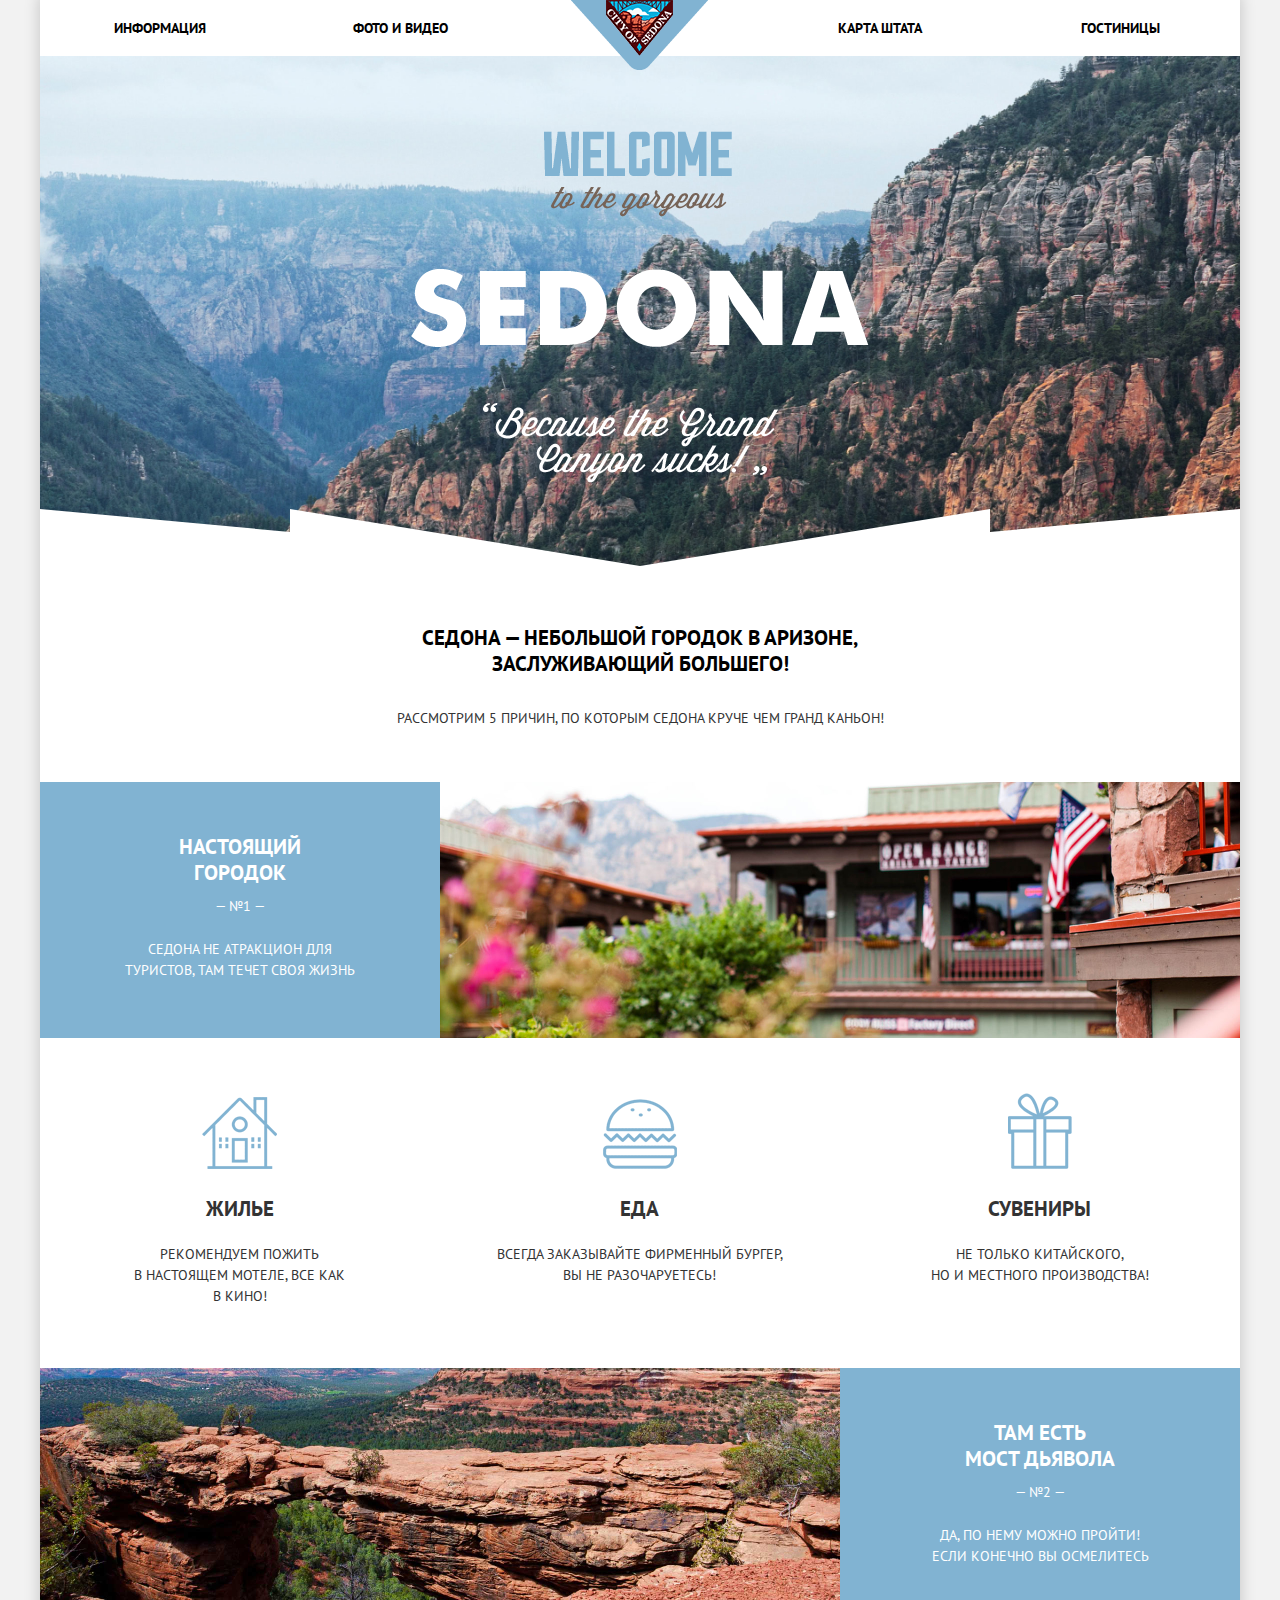
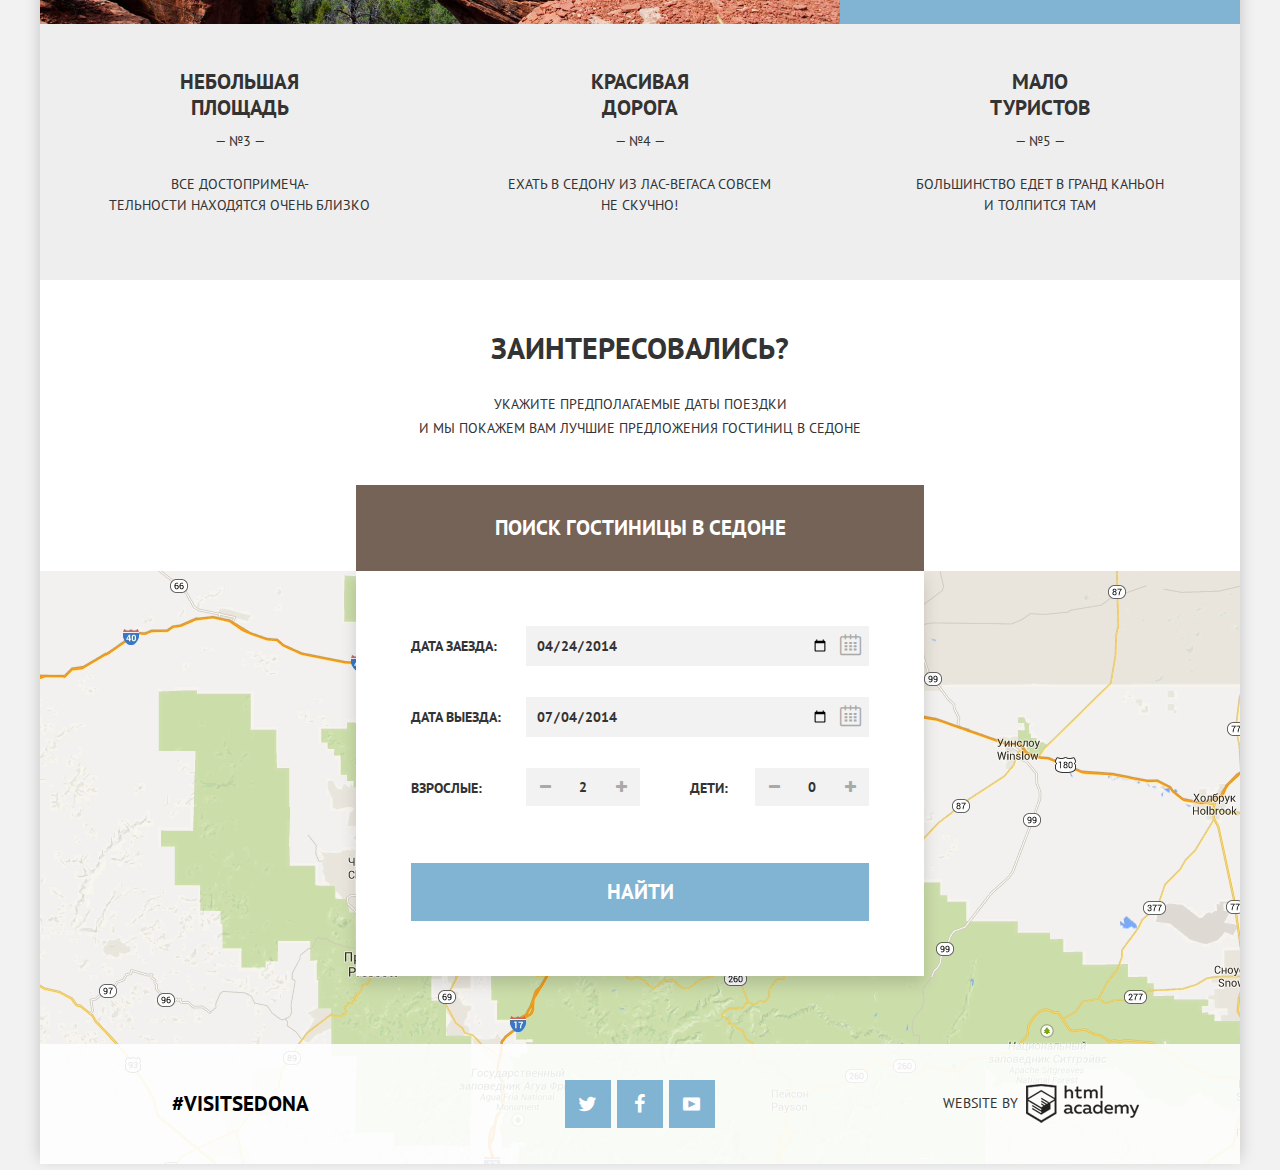
<file: sedona/index.html>
<!DOCTYPE html>
<html lang="ru">
<head>
  <meta charset="UTF-8">
  <title>Седона</title>
  <link href='http://fonts.googleapis.com/css?family=PT+Sans:400,700&amp;subset=latin,cyrillic-ext' rel='stylesheet' type='text/css'>
  <link href="css/normalize.css" rel="stylesheet">
  <link href="css/style.min.css" rel="stylesheet">
</head>
<body>
  <div class="main-container">
    <header class="main-header">
      <a class="logo" href="index.html">лого</a>
      <nav class="main-menu clearfix">
        <ul>
          <li><a href="#">Информация</a></li>
          <li><a href="#">Фото и&nbsp;видео</a></li>
          <li><a href="#map">Карта штата</a></li>
          <li><a href="hotels.html">Гостиницы</a></li>
        </ul>
      </nav>
    </header>

    <main class="content">
      <div class="main-poster">
        <div class="slogan slogan-welcome">Welcome to the gorgeous</div>
        <div class="slogan slogan-sedona">Sedona</div>
        <blockquote class="slogan slogan-cite">Because the Grand Canyon sucks</blockquote>
      </div>

      <section class="intro">
        <h1 class="intro-title">Седона&nbsp;&mdash; небольшой городок в&nbsp;Аризоне, заслуживающий большего!</h1>
        <p>Рассмотрим 5 причин, по&nbsp;которым Седона круче чем гранд каньон!</p>
      </section>

      <div class="features features-open features-open-left row">
        <div class="feature-description column">
          <div class="feature-title">
            Настоящий<br> городок
          </div>
          <span class="feature-number">&mdash;&nbsp;&#8470;1&nbsp;&mdash;</span>
          <p>Седона не&nbsp;атракцион для туристов, там течет своя жизнь</p>
        </div>
        <div class="feature-poster column column-double">
          <img class="poster" src="img/tmp/photo-02.jpg" width="1600" height="800" alt="Городок">
        </div>
      </div>

      <ul class="advices row">
        <li class="advice-description column">
          <div class="advice-title advice-title-house">Жилье</div>
          <p>Рекомендуем пожить в&nbsp;настоящем мотеле, все как в&nbsp;кино!</p>
        </li>
        <li class="advice-description advice-description-middle column">
          <div class="advice-title advice-title-food">Еда</div>
          <p>Всегда заказывайте фирменный бургер, Вы&nbsp;не&nbsp;разочаруетесь!</p>
        </li>
        <li class="advice-description column">
          <div class="advice-title advice-title-gift">Сувениры</div>
          <p>Не&nbsp;только китайского, но&nbsp;и&nbsp;местного производства!</p>
        </li>
      </ul>

      <div class="features features-open features-open-right row">
        <div class="feature-poster column column-double">
          <img class="poster" src="img/tmp/photo-03.jpg"  width="1600" height="800" alt="Мост дьявола">
        </div>
        <div class="feature-description column">
          <div class="feature-title">
            Там есть<br> мост дьявола
          </div>
          <span class="feature-number">&mdash;&nbsp;&#8470;2&nbsp;&mdash;</span>
          <p>Да, по&nbsp;нему можно пройти! Если конечно вы&nbsp;осмелитесь</p>
        </div>
      </div>

      <ul class="features row">
        <li class="feature-description column">
          <div class="feature-title">
            Небольшая<br> площадь
          </div>
          <span class="feature-number">&mdash;&nbsp;&#8470;3&nbsp;&mdash;</span>
          <p>Все достопримеча-<br>тельности находятся очень близко</p>
        </li>
        <li class="feature-description column">
          <div class="feature-title">
            Красивая<br> дорога
          </div>
          <span class="feature-number">&mdash;&nbsp;&#8470;4&nbsp;&mdash;</span>
          <p>Ехать в&nbsp;седону из&nbsp;Лас-Вегаса совсем не&nbsp;скучно!</p>
        </li>
        <li class="feature-description column">
          <div class="feature-title">
            Мало<br> туристов
          </div>
          <span class="feature-number">&mdash;&nbsp;&#8470;5&nbsp;&mdash;</span>
          <p>Большинство едет в&nbsp;Гранд Каньон и&nbsp;толпится там</p>
        </li>
      </ul>

      <div class="choose-hotel" id="choose-hotel">
        <h2>Заинтересовались?</h2>
        <p>Укажите предполагаемые даты поездки<br> и&nbsp;мы&nbsp;покажем вам лучшие предложения гостиниц в&nbsp;седоне</p>
        <a class="btn btn-order btn-toggle" href="#">Поиск гостиницы в Седоне</a>

        <div class="choose-hotel-popup popup popup-hide">
          <form class="form" action="/search" method="post">
            <fieldset class="form-row">
              <label class="form-label" for="date-in">Дата заезда:</label>
              <input class="form-input form-input-date" type="date" name="date-in" id="date-in" value="2014-04-24">
              <span class="icon-calendar"></span>
            </fieldset>

            <fieldset class="form-row">
              <label class="form-label" for="date-out">Дата выезда:</label>
              <input class="form-input form-input-date" type="date" name="date-out" id="date-out" value="2014-07-04">
              <span class="icon-calendar"></span>
            </fieldset>

            <fieldset class="counters form-row">
              <fieldset class="counter">
                <label class="form-label" for="counter-adult">Взрослые:</label>
                <button class="icon-minus" type="button" tabindex="-1"></button>
                <input class="form-input form-input-counter" type="text" name="counter-adult" id="counter-adult" value="2">
                <button class="icon-plus" type="button" tabindex="-1"></button>
              </fieldset>
              <fieldset class="counter">
                <label class="form-label" for="counter-children">Дети:</label>
                <button class="icon-minus" type="button" tabindex="-1"></button>
                <input class="form-input form-input-counter" type="text" name="counter-children" id="counter-children" value="0">
                <button class="icon-plus" type="button" tabindex="-1"></button>
              </fieldset>
            </fieldset>

            <input class="btn" type="submit" value="Найти">
          </form>
        </div>
      </div>
    </main>

    <footer class="main-footer main-footer-map">
      <div class="map" id="map">
        <iframe src="https://www.google.com/maps/embed?pb=!1m18!1m12!1m3!1d838162.8369633064!2d-111.79513845!3d34.854378399999995!2m3!1f0!2f0!3f0!3m2!1i1024!2i768!4f13.1!3m3!1m2!1s0x872da132f942b00d%3A0x5548c523fa6c8efd!2sSedona%2C+AZ%2C+USA!5e0!3m2!1sen!2sru!4v1435000602855" width="1200" height="593" allowfullscreen></iframe>
      </div>

      <div class="footer-columns row">
        <div class="footer-hashtag column">
          <a href="#">#visitsedona</a>
        </div>
        <div class="footer-socials column">
          <ul>
            <li><a class="btn btn-social icon-twitter" href="#">Twitter</a></li>
            <li><a class="btn btn-social icon-facebook" href="#">Facebook</a></li>
            <li><a class="btn btn-social icon-youtube" href="#">Youtube</a></li>
          </ul>
        </div>
        <div class="footer-copyright column">
          <span>website by</span>
          <a class="logo-htmlacademy" href="https://htmlacademy.ru/">logo-htmlacademy</a>
        </div>
      </div>
    </footer>
  </div>

  <!-- <script type="text/javascript" charset="utf-8" src="https://api-maps.yandex.ru/services/constructor/1.0/js/?sid=B4xz3OhG1NpNoXt_DV-0Khy-zlejFxE2&id=map"></script> -->
  <script src="js/main.min.js"></script>
</body>
</html>
</file>
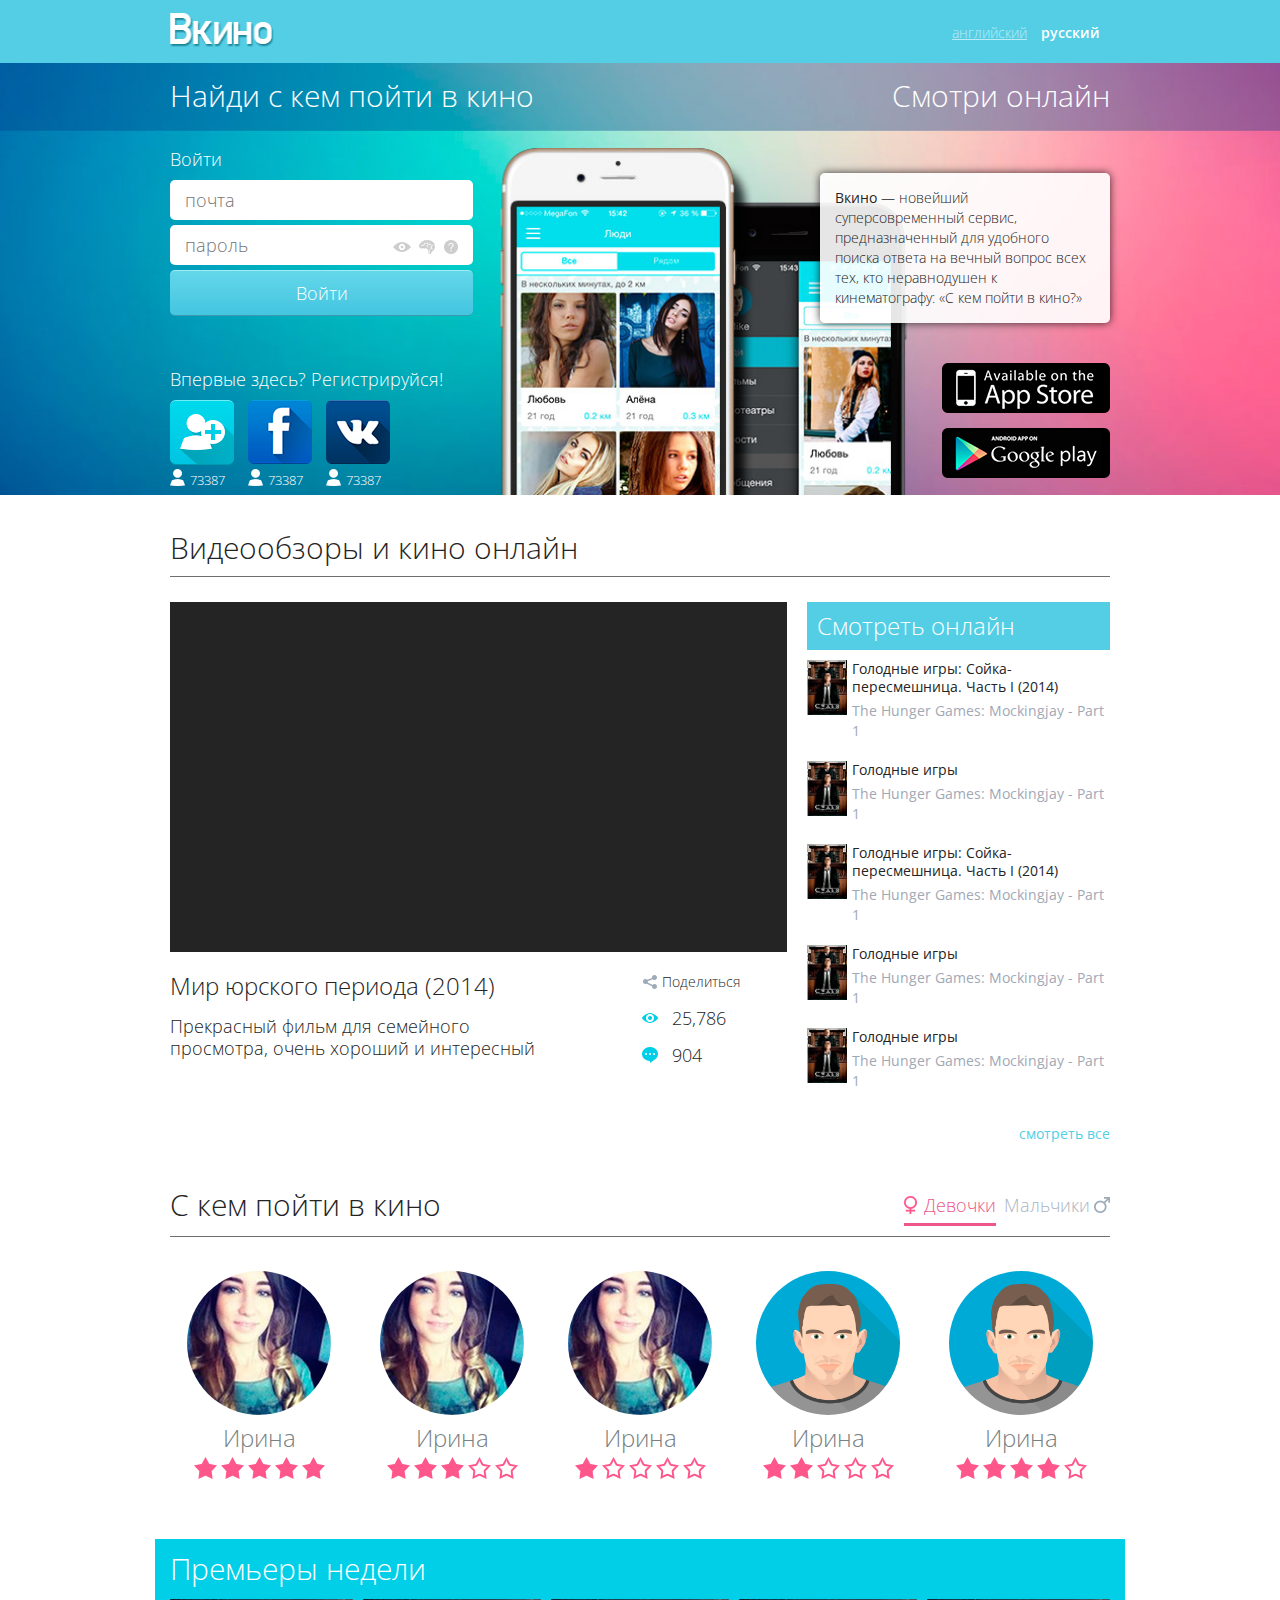
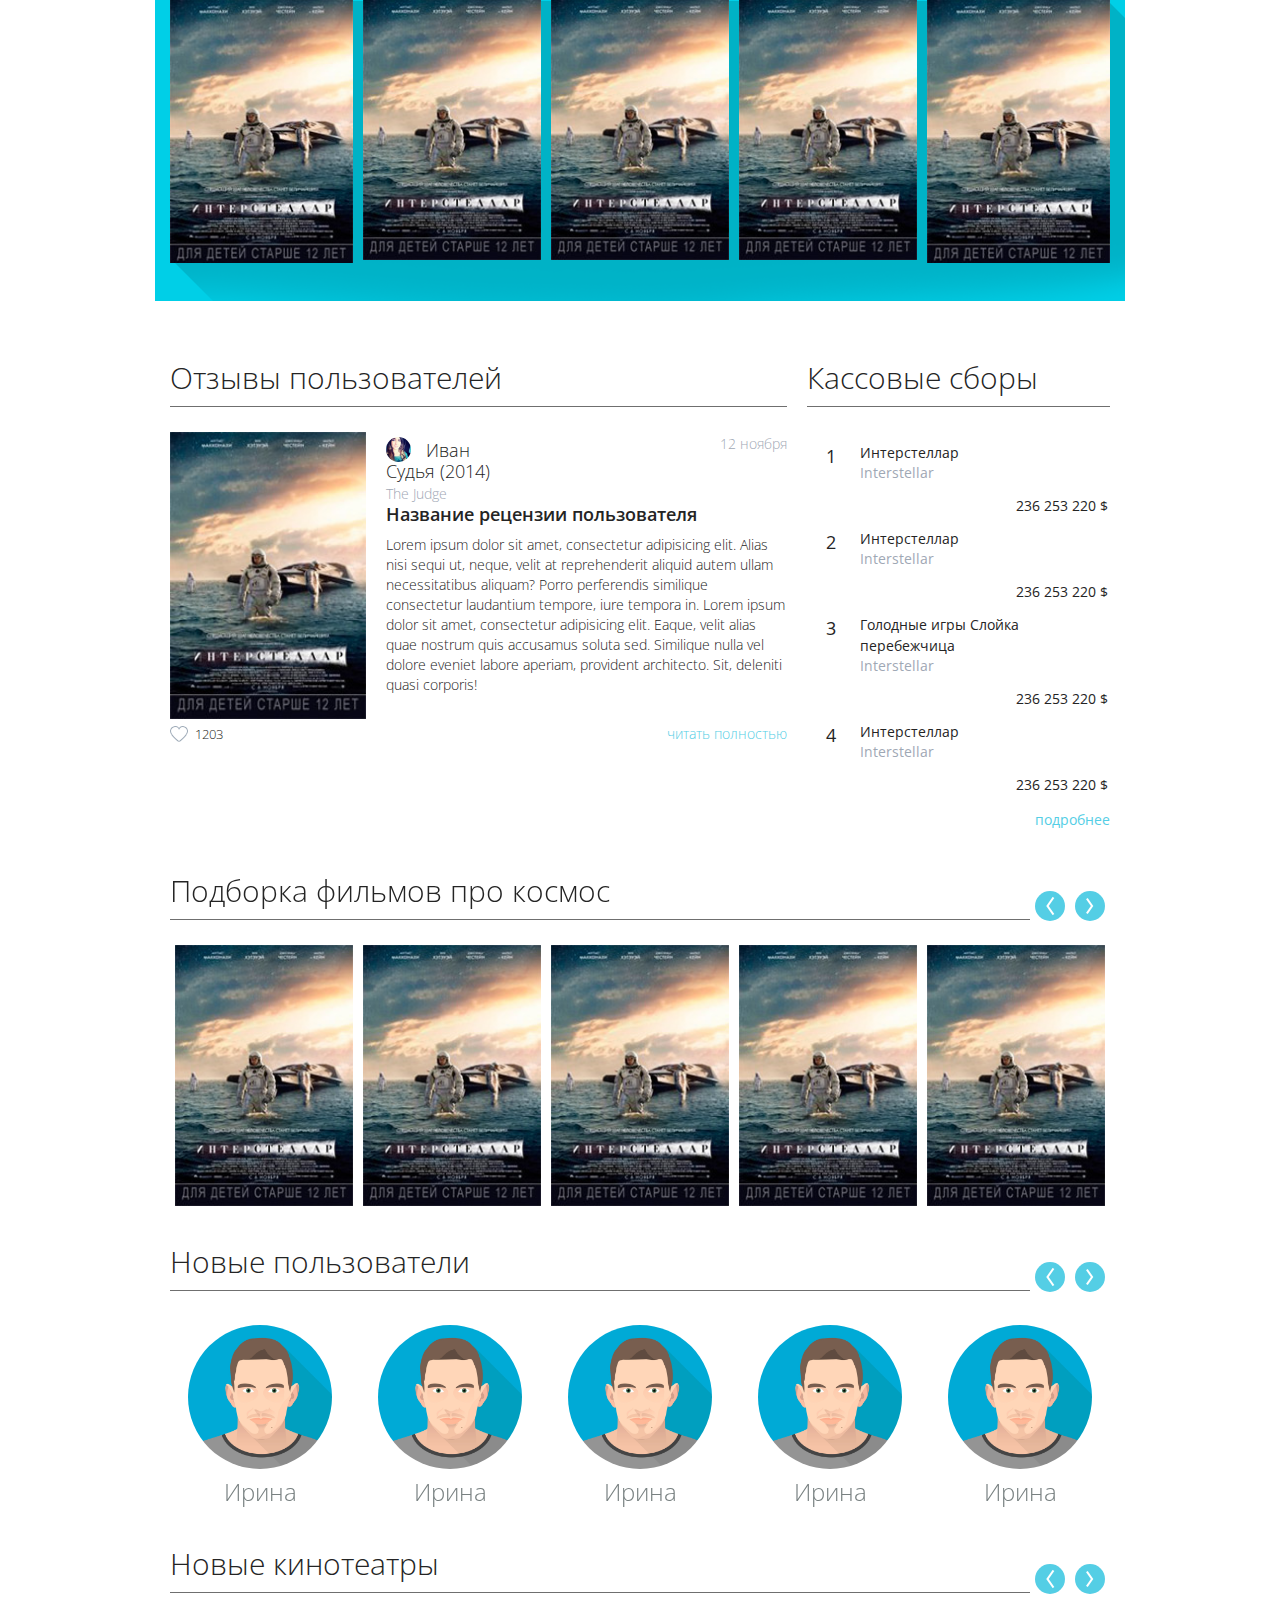
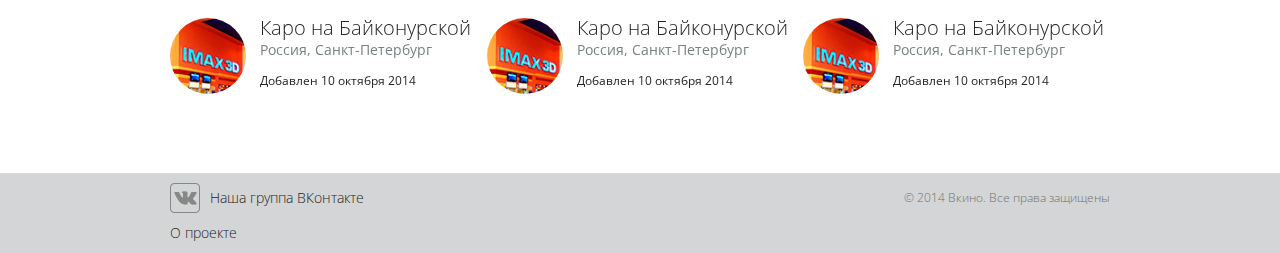
<file: vkino-v2-master/index.html>
<!DOCTYPE html>
<html>
<head>
    <meta charset="UTF-8">
    <title>Главная страница</title>


	<link href='http://fonts.googleapis.com/css?family=Open+Sans:400,300,600,700&subset=latin,cyrillic' rel='stylesheet' type='text/css'>
    <link rel="stylesheet" href="css/sass.css">
    <!--[if lt IE 9]> <script src="https://oss.maxcdn.com/libs/html5shiv/3.7.0/html5shiv.js"></script> <![endif]--> 

</head>
<body>
	
	<header class='main-header'>

		<!-- header top line -->
		<div class="header-top-line">
			<div class="container row">
				<div class="col s-6">
					<a href="#" class="logo">
						<img src="img/logo.png" alt="">
					</a>
				</div>
				<div class="col s-6 text-right">
					<div class="lang-select">
						<a href="#">английский</a>
						<a href="#" class="active">русский</a>
					</div>
				</div>
			</div>
		</div>

		<!-- register area -->
		<section class='header-login-area'>
			<div class="container">
				
				<!-- heads -->
				<div class="header-row row">
					<div class="col s-6">
						<h1>Найди с кем пойти в кино</h1>
					</div>
					<div class="col s-6 text-right">
						<h2>Смотри онлайн</h2>
					</div>
				</div>

				<!-- cols -->
				<div class="row">
					<div class="col s-4">
						
						<form action="" method="" class="header-login-form">

							<p>Войти</p>
							<input type="text" placeholder="почта" >
							<div class="password-field">
								<input type="password" placeholder="пароль" class="changer" >
								<a href="#" class="see-password" title="Посомотреть символы"></a>
								<a href="#" class="save-me" title="Запомнить меня"></a>
								<a href="#" class="reset" title="Забыли паорль?"></a>
							</div>	
							<button type="submit" class="btn btn__white">Войти</button>
							
						</form>

						<div class="socio-login">
							<p>Впервые здесь? Регистрируйся!</p>
							<a href="#" class="socio-btn socio-btn__reg">Регистрация<span class='counter-people'>73387</span></a>
							<a href="#" class="socio-btn socio-btn__fb">Фейсбук<span class='counter-people'>73387</span></a>
							<a href="#" class="socio-btn socio-btn__vk">Вконтакте<span class='counter-people'>73387</span></a>
						</div>

					</div>
					<div class="col s-4 to-right text-right">
						<p class="backed backed__white"><b>Вкино</b> — новейший суперсовременный сервис, предназначенный для удобного поиска ответа на вечный вопрос всех тех, кто неравнодушен к кинематографу: «С кем пойти в кино?»</p>
						<a href="" class="store store__apple">App store</a>
						<a href="" class="store store__google">Google play</a>
					</div>
				</div>
			</div>
		</section>
	</header>

	<!-- section video and online -->
	<section class='block container'>
		<h2>Видеообзоры и кино онлайн</h2>

		<div class="row">
			
			<!-- video  -->
			<div class="col s-8">
				<div class="video-single">
					<div class="video"></div>
					<div class="row">
						<div class="col s-8">
							<h3>Мир юрского периода (2014)</h3>
							<p>Прекрасный фильм для семейного просмотра, очень хороший и интересный</p>
						</div>
						<div class="col s-3 to-right">
							<a href="#" class="share">Поделиться</a>
							<p class="see">25,786</p>
							<p class="comments">904</p>
						</div>
					</div>
				</div>
			</div>
			
			<!-- online -->
			<div class="col s-4">
				<div class="online-list">
					<h3 class="header">Смотреть онлайн</h3>

					<!-- item -->
					<article class="online-list-item">
						<div class="image">
							<img src="img/film-small.jpg" alt="">
						</div>
						<div class="text">
							<a href="#">Голодные игры: Сойка-пересмешница. Часть I (2014)</a>
							<p>The Hunger Games: Mockingjay - Part 1</p>
						</div>
					</article>

					<!-- item -->
					<article class="online-list-item">
						<div class="image">
							<img src="img/film-small.jpg" alt="">
						</div>
						<div class="text">
							<a href="#">Голодные игры</a>
							<p>The Hunger Games: Mockingjay - Part 1</p>
						</div>
					</article>

					<!-- item -->
					<article class="online-list-item">
						<div class="image">
							<img src="img/film-small.jpg" alt="">
						</div>
						<div class="text">
							<a href="#">Голодные игры: Сойка-пересмешница. Часть I (2014)</a>
							<p>The Hunger Games: Mockingjay - Part 1</p>
						</div>
					</article>

					<!-- item -->
					<article class="online-list-item">
						<div class="image">
							<img src="img/film-small.jpg" alt="">
						</div>
						<div class="text">
							<a href="#">Голодные игры</a>
							<p>The Hunger Games: Mockingjay - Part 1</p>
						</div>
					</article>

					<!-- item -->
					<article class="online-list-item">
						<div class="image">
							<img src="img/film-small.jpg" alt="">
						</div>
						<div class="text">
							<a href="#">Голодные игры</a>
							<p>The Hunger Games: Mockingjay - Part 1</p>
						</div>
					</article>

					<a href="#" class="text-right all">смотреть все</a>


				</div>
			</div>
		</div>
	</section>

	<!-- section people -->
	<section class='block container'>
		<h2 class="clearfix">
			С кем пойти в кино
			<div class="tab-control to-right text-right">
				<a href="#" class="girls active js-tab-control" data-tab="girls-container">Девочки</a>
				<a href="#" class="boys js-tab-control" data-tab="boys-container">Мальчики</a>
			</div>
		</h2>

		<div class="row js-tab girls-container active">
			<div class="col s-20">
				<div class="user-card">
					<div class="image">
						<img src="img/user.jpg" alt="">
					</div>
					<p>Ирина</p>
					<div class="rait rait__pink star-5">
						<span></span>
						<span></span>
						<span></span>
						<span></span>
						<span></span>
					</div>
				</div>
			</div>

			<div class="col s-20">
				<div class="user-card">
					<div class="image">
						<img src="img/user.jpg" alt="">
					</div>
					<p>Ирина</p>
					<div class="rait rait__pink star-3">
						<span></span>
						<span></span>
						<span></span>
						<span></span>
						<span></span>
					</div>
				</div>
			</div>

			<div class="col s-20">
				<div class="user-card">
					<div class="image">
						<img src="img/user.jpg" alt="">
					</div>
					<p>Ирина</p>
					<div class="rait rait__pink star-1">
						<span></span>
						<span></span>
						<span></span>
						<span></span>
						<span></span>
					</div>
				</div>
			</div>

			<div class="col s-20">
				<div class="user-card">
					<div class="image">
						<img src="img/user-man.jpg" alt="">
					</div>
					<p>Ирина</p>
					<div class="rait rait__pink star-2">
						<span></span>
						<span></span>
						<span></span>
						<span></span>
						<span></span>
					</div>
				</div>
			</div>

			<div class="col s-20">
				<div class="user-card">
					<div class="image">
						<img src="img/user-man.jpg" alt="">
					</div>
					<p>Ирина</p>
					<div class="rait rait__pink star-4">
						<span></span>
						<span></span>
						<span></span>
						<span></span>
						<span></span>
					</div>
				</div>
			</div>
		</div>

		<div class="row js-tab boys-container">
			<div class="col s-20">
				<div class="user-card">
					<div class="image">
						<img src="img/user-man.jpg" alt="">
					</div>
					<p>Ирина</p>
					<div class="rait rait__pink star-5">
						<span></span>
						<span></span>
						<span></span>
						<span></span>
						<span></span>
					</div>
				</div>
			</div>

			<div class="col s-20">
				<div class="user-card">
					<div class="image">
						<img src="img/user-man.jpg" alt="">
					</div>
					<p>Ирина</p>
					<div class="rait rait__pink star-3">
						<span></span>
						<span></span>
						<span></span>
						<span></span>
						<span></span>
					</div>
				</div>
			</div>

			<div class="col s-20">
				<div class="user-card">
					<div class="image">
						<img src="img/user-man.jpg" alt="">
					</div>
					<p>Ирина</p>
					<div class="rait rait__pink star-1">
						<span></span>
						<span></span>
						<span></span>
						<span></span>
						<span></span>
					</div>
				</div>
			</div>

			<div class="col s-20">
				<div class="user-card">
					<div class="image">
						<img src="img/user-man.jpg" alt="">
					</div>
					<p>Ирина</p>
					<div class="rait rait__pink star-2">
						<span></span>
						<span></span>
						<span></span>
						<span></span>
						<span></span>
					</div>
				</div>
			</div>

			<div class="col s-20">
				<div class="user-card">
					<div class="image">
						<img src="img/user.jpg" alt="">
					</div>
					<p>Ирина</p>
					<div class="rait rait__pink star-4">
						<span></span>
						<span></span>
						<span></span>
						<span></span>
						<span></span>
					</div>
				</div>
			</div>
		</div>

	</section>

	<!-- section class film premier -->
	<section class='big-ribbon container'>
		<div class="ribbon">
			<h2>Премьеры недели</h2>
			<div class="row">
				<div class="col s-20">
					<div class="film-with-over">
						<img src="img/film-big.jpg" alt="">
						<div class="over">
							
							<h3>Судья </h3>
							<p>(2014)</p>

							<div class="over-bottom">
								<div class="rait star-2">
									<span></span>
									<span></span>
									<span></span>
									<span></span>
									<span></span>
								</div>
								<p class="like">2546</p>
							</div>

						</div>
					</div>
				</div>

				<div class="col s-20">
					<div class="film-with-over">
						<img src="img/film-big.jpg" alt="">
						<div class="over">
							
							<h3>Судья </h3>
							<p>(2014)</p>

							<div class="over-bottom">
								<div class="rait star-2">
									<span></span>
									<span></span>
									<span></span>
									<span></span>
									<span></span>
								</div>
								<p class="like">2546</p>
							</div>

						</div>
					</div>
				</div>

				<div class="col s-20">
					<div class="film-with-over">
						<img src="img/film-big.jpg" alt="">
						<div class="over">
							
							<h3>Судья </h3>
							<p>(2014)</p>

							<div class="over-bottom">
								<div class="rait star-2">
									<span></span>
									<span></span>
									<span></span>
									<span></span>
									<span></span>
								</div>
								<p class="like">2546</p>
							</div>

						</div>
					</div>
				</div>

				<div class="col s-20">
					<div class="film-with-over">
						<img src="img/film-big.jpg" alt="">
						<div class="over">
							
							<h3>Судья </h3>
							<p>(2014)</p>

							<div class="over-bottom">
								<div class="rait star-2">
									<span></span>
									<span></span>
									<span></span>
									<span></span>
									<span></span>
								</div>
								<p class="like">2546</p>
							</div>

						</div>
					</div>
				</div>

				<div class="col s-20">
					<div class="film-with-over">
						<img src="img/film-big.jpg" alt="">
						<div class="over">
							
							<h3 class="small">Игра теней: слойка перебежчица </h3>
							<p>(2014)</p>

							<div class="over-bottom">
								<div class="rait star-2">
									<span></span>
									<span></span>
									<span></span>
									<span></span>
									<span></span>
								</div>
								<p class="like">2546</p>
							</div>

						</div>
					</div>
				</div>
			</div>
		</div>
	</section>

	<!-- feedback and money -->
	<section class='container'>
		<div class="row">
			<div class="col s-8">
				<div class="block">
					<h2>Отзывы пользователей</h2>
					

					<div class="slider-feedback">
						<div class="slide">
							<article class='feedback-item'>
								<header>
									<div class="row">
										<div class="col s-4 image">
											<img src="img/film-big.jpg" alt="">
										</div>
										<div class="col s-8">
											<div class="row">
												<div class="col s-8">
													<p>
														<img src="img/user.jpg" alt="" class="user">
														Иван
													</p>
												</div>
												<div class="col s-4 text-right">
													<p><span>12 ноября</span></p>
												</div>
											</div>
											<p>Судья (2014)</p>
											<p><span>The Judge</span></p>
											<h3>Название рецензии пользователя</h3>

											<p class="content">Lorem ipsum dolor sit amet, consectetur adipisicing elit. Alias nisi sequi ut, neque, velit at reprehenderit aliquid autem ullam necessitatibus aliquam? Porro perferendis similique consectetur laudantium tempore, iure tempora in. Lorem ipsum dolor sit amet, consectetur adipisicing elit. Eaque, velit alias quae nostrum quis accusamus soluta sed. Similique nulla vel dolore eveniet labore aperiam, provident architecto. Sit, deleniti quasi corporis!</p>
										</div>
									</div>
								</header>
								
								<footer>
									<div class="row">
										<div class="col s-6">
											<p class="like like__gray">1203</p>
										</div>
										<div class="col s-6 text-right">
											<a href="#">читать полностью</a>
										</div>
								</footer>
							</article>
						</div>

						<div class="slide">
							<article class='feedback-item'>
								<header>
									<div class="row">
										<div class="col s-4 image">
											<img src="img/film-big.jpg" alt="">
										</div>
										<div class="col s-8">
											<div class="row">
												<div class="col s-8">
													<p>
														<img src="img/user.jpg" alt="" class="user">
														Иван
													</p>
												</div>
												<div class="col s-4 text-right">
													<p><span>12 ноября</span></p>
												</div>
											</div>
											<p>Судья (2014)</p>
											<p><span>The Judge</span></p>
											<h3>Название рецензии пользователя 2</h3>

											<p class="content">Lorem ipsum dolor sit amet, consectetur adipisicing elit. Alias nisi sequi ut, neque, velit at reprehenderit aliquid autem ullam necessitatibus aliquam? Porro perferendis similique consectetur laudantium tempore, iure tempora in. Lorem ipsum dolor sit amet, consectetur adipisicing elit. Eaque, velit alias quae nostrum quis accusamus soluta sed. Similique nulla vel dolore eveniet labore aperiam, provident architecto. Sit, deleniti quasi corporis!</p>
										</div>
									</div>
								</header>
								
								<footer>
									<div class="row">
										<div class="col s-6">
											<p class="like like__gray">1203</p>
										</div>
										<div class="col s-6 text-right">
											<a href="#">читать полностью</a>
										</div>
								</footer>
							</article>
						</div>
					</div>
					
				</div>
			</div>
			<div class="col s-4">
				<div class="block">
					<h2>Кассовые сборы</h2>

					<div class="money-item">
						<table>
							<tr>
								<td>1</td>
								<td><a href='#'>Интерстеллар</a> <span>Interstellar</span></td>
							</tr>
							<tr>
								<td colspan="2" class="money">236 253 220 $</td>
							</tr>
						</table>
					</div>

					<div class="money-item">
						<table>
							<tr>
								<td>2</td>
								<td><a href='#'>Интерстеллар</a> <span>Interstellar</span></td>
							</tr>
							<tr>
								<td colspan="2" class="money">236 253 220 $</td>
							</tr>
						</table>
					</div>

					<div class="money-item">
						<table>
							<tr>
								<td>3</td>
								<td><a href='#'>Голодные игры Слойка перебежчица</a> <span>Interstellar</span></td>
							</tr>
							<tr>
								<td colspan="2" class="money">236 253 220 $</td>
							</tr>
						</table>
					</div>

					<div class="money-item">
						<table>
							<tr>
								<td>4</td>
								<td><a href='#'>Интерстеллар</a> <span>Interstellar</span></td>
							</tr>
							<tr>
								<td colspan="2" class="money">236 253 220 $</td>
							</tr>
						</table>
					</div>

					<a href="#" class="text-right all">подробнее</a>
				</div>
			</div>
		</div>
	</section>

	<!-- slider films -->
	<section class='block container slider-all'>
		<div class="slider-carousel-1">
			<div class="slide">

				<div class="block">
					<h2>Подборка фильмов про космос</h2>

					<div class="row">
						<div class="col s-20">
							<div class="film-with-over">
								<img src="img/film-big.jpg" alt="">
								<div class="over">
									
									<h3>Судья</h3>
									<p>(2014)</p>

									<div class="over-bottom">
										<div class="rait star-2">
											<span></span>
											<span></span>
											<span></span>
											<span></span>
											<span></span>
										</div>
										<p class="like">2546</p>
									</div>

								</div>
							</div>
						</div>
						<div class="col s-20">
							<div class="film-with-over">
								<img src="img/film-big.jpg" alt="">
								<div class="over">
									
									<h3>Судья</h3>
									<p>(2014)</p>

									<div class="over-bottom">
										<div class="rait star-2">
											<span></span>
											<span></span>
											<span></span>
											<span></span>
											<span></span>
										</div>
										<p class="like">2546</p>
									</div>

								</div>
							</div>
						</div>
						<div class="col s-20">
							<div class="film-with-over">
								<img src="img/film-big.jpg" alt="">
								<div class="over">
									
									<h3>Судья</h3>
									<p>(2014)</p>

									<div class="over-bottom">
										<div class="rait star-2">
											<span></span>
											<span></span>
											<span></span>
											<span></span>
											<span></span>
										</div>
										<p class="like">2546</p>
									</div>

								</div>
							</div>
						</div>
						<div class="col s-20">
							<div class="film-with-over">
								<img src="img/film-big.jpg" alt="">
								<div class="over">
									
									<h3>Судья</h3>
									<p>(2014)</p>

									<div class="over-bottom">
										<div class="rait star-2">
											<span></span>
											<span></span>
											<span></span>
											<span></span>
											<span></span>
										</div>
										<p class="like">2546</p>
									</div>

								</div>
							</div>
						</div>
						<div class="col s-20">
							<div class="film-with-over">
								<img src="img/film-big.jpg" alt="">
								<div class="over">
									
									<h3>Судья</h3>
									<p>(2014)</p>

									<div class="over-bottom">
										<div class="rait star-2">
											<span></span>
											<span></span>
											<span></span>
											<span></span>
											<span></span>
										</div>
										<p class="like">2546</p>
									</div>

								</div>
							</div>
						</div>
					</div>
				</div>
			</div>

			<div class="slide">

				<div class="block">
					<h2>Подборка фильмов про слойку перебежчицу</h2>

					<div class="row">
						<div class="col s-20">
							<div class="film-with-over">
								<img src="img/film-big.jpg" alt="">
								<div class="over">
									
									<h3>Судья</h3>
									<p>(2014)</p>

									<div class="over-bottom">
										<div class="rait star-2">
											<span></span>
											<span></span>
											<span></span>
											<span></span>
											<span></span>
										</div>
										<p class="like">2546</p>
									</div>

								</div>
							</div>
						</div>
						<div class="col s-20">
							<div class="film-with-over">
								<img src="img/film-big.jpg" alt="">
								<div class="over">
									
									<h3>Судья</h3>
									<p>(2014)</p>

									<div class="over-bottom">
										<div class="rait star-2">
											<span></span>
											<span></span>
											<span></span>
											<span></span>
											<span></span>
										</div>
										<p class="like">2546</p>
									</div>

								</div>
							</div>
						</div>
						<div class="col s-20">
							<div class="film-with-over">
								<img src="img/film-big.jpg" alt="">
								<div class="over">
									
									<h3>Судья</h3>
									<p>(2014)</p>

									<div class="over-bottom">
										<div class="rait star-2">
											<span></span>
											<span></span>
											<span></span>
											<span></span>
											<span></span>
										</div>
										<p class="like">2546</p>
									</div>

								</div>
							</div>
						</div>
						<div class="col s-20">
							<div class="film-with-over">
								<img src="img/film-big.jpg" alt="">
								<div class="over">
									
									<h3>Судья</h3>
									<p>(2014)</p>

									<div class="over-bottom">
										<div class="rait star-2">
											<span></span>
											<span></span>
											<span></span>
											<span></span>
											<span></span>
										</div>
										<p class="like">2546</p>
									</div>

								</div>
							</div>
						</div>
						<div class="col s-20">
							<div class="film-with-over">
								<img src="img/film-big.jpg" alt="">
								<div class="over">
									
									<h3>Судья</h3>
									<p>(2014)</p>

									<div class="over-bottom">
										<div class="rait star-2">
											<span></span>
											<span></span>
											<span></span>
											<span></span>
											<span></span>
										</div>
										<p class="like">2546</p>
									</div>

								</div>
							</div>
						</div>
					</div>
			</div>

		</div>
	</section>


	<!-- slider user -->
	<section class='block container'>
		<h2>Новые пользователи</h2>
		<div class="slider-carousel">
			<div class="slide">
				<div class="user-card">
					<div class="image">
						<img src="img/user-man.jpg" alt="">
					</div>
					<p>Ирина</p>
				</div>
			</div>
			<div class="slide">
				<div class="user-card">
					<div class="image">
						<img src="img/user-man.jpg" alt="">
					</div>
					<p>Ирина</p>
				</div>
			</div>
			<div class="slide">
				<div class="user-card">
					<div class="image">
						<img src="img/user-man.jpg" alt="">
					</div>
					<p>Ирина</p>
				</div>
			</div>
			<div class="slide">
				<div class="user-card">
					<div class="image">
						<img src="img/user-man.jpg" alt="">
					</div>
					<p>Ирина</p>
				</div>
			</div>
			<div class="slide">
				<div class="user-card">
					<div class="image">
						<img src="img/user-man.jpg" alt="">
					</div>
					<p>Ирина</p>
				</div>
			</div>
			<div class="slide">
				<div class="user-card">
					<div class="image">
						<img src="img/user-man.jpg" alt="">
					</div>
					<p>Ирина</p>
				</div>
			</div>
			<div class="slide">
				<div class="user-card">
					<div class="image">
						<img src="img/user-man.jpg" alt="">
					</div>
					<p>Ирина</p>
				</div>
			</div>
			<div class="slide">
				<div class="user-card">
					<div class="image">
						<img src="img/user-man.jpg" alt="">
					</div>
					<p>Ирина</p>
				</div>
			</div>
			<div class="slide">
				<div class="user-card">
					<div class="image">
						<img src="img/user-man.jpg" alt="">
					</div>
					<p>Ирина</p>
				</div>
			</div>
			<div class="slide">
				<div class="user-card">
					<div class="image">
						<img src="img/user-man.jpg" alt="">
					</div>
					<p>Ирина</p>
				</div>
			</div>

		</div>
	</section>


	<!-- slider user -->
	<section class='block container'>
		<h2>Новые кинотеатры</h2>
		<div class="slider-carousel-3">
			<div class="slide">
				<div class="cinema-item">
					<img src="img/cinema.jpg" alt="">
					<div class="text">
						<a href="#">Каро на Байконурской</a>
						<p>Россия, Санкт-Петербург</p>
						<p><span>Добавлен 10 октября 2014</span></p>
					</div>
				</div>
			</div>
			<div class="slide">
				<div class="cinema-item">
					<img src="img/cinema.jpg" alt="">
					<div class="text">
						<a href="#">Каро на Байконурской</a>
						<p>Россия, Санкт-Петербург</p>
						<p><span>Добавлен 10 октября 2014</span></p>
					</div>
				</div>
			</div>
			<div class="slide">
				<div class="cinema-item">
					<img src="img/cinema.jpg" alt="">
					<div class="text">
						<a href="#">Каро на Байконурской</a>
						<p>Россия, Санкт-Петербург</p>
						<p><span>Добавлен 10 октября 2014</span></p>
					</div>
				</div>
			</div>
			<div class="slide">
				<div class="cinema-item">
					<img src="img/cinema.jpg" alt="">
					<div class="text">
						<a href="#">Каро на Байконурской</a>
						<p>Россия, Санкт-Петербург</p>
						<p><span>Добавлен 10 октября 2014</span></p>
					</div>
				</div>
			</div>
			<div class="slide">
				<div class="cinema-item">
					<img src="img/cinema.jpg" alt="">
					<div class="text">
						<a href="#">Каро на Байконурской</a>
						<p>Россия, Санкт-Петербург</p>
						<p><span>Добавлен 10 октября 2014</span></p>
					</div>
				</div>
			</div>
			<div class="slide">
				<div class="cinema-item">
					<img src="img/cinema.jpg" alt="">
					<div class="text">
						<a href="#">Каро на Байконурской</a>
						<p>Россия, Санкт-Петербург</p>
						<p><span>Добавлен 10 октября 2014</span></p>
					</div>
				</div>
			</div>

		</div>
	</section>

	<!-- footer -->
	<footer class='footer-line'>
		<div class="row container">
			<div class="col s-6">
				<a href="#" class="to-vk">Наша группа ВКонтакте</a>
				<a href="#" class="about-project">О проекте</a>
			</div>

			<div class="col s-6 text-right">
				<p class="copyright">© 2014 Вкино. Все права защищены</p>
			</div>
		</div>
	</footer>
	
	<!-- script -->
    <script src="js/plugins.js"></script>
    <script src="js/script.js"></script>
</body>
</html>
</file>
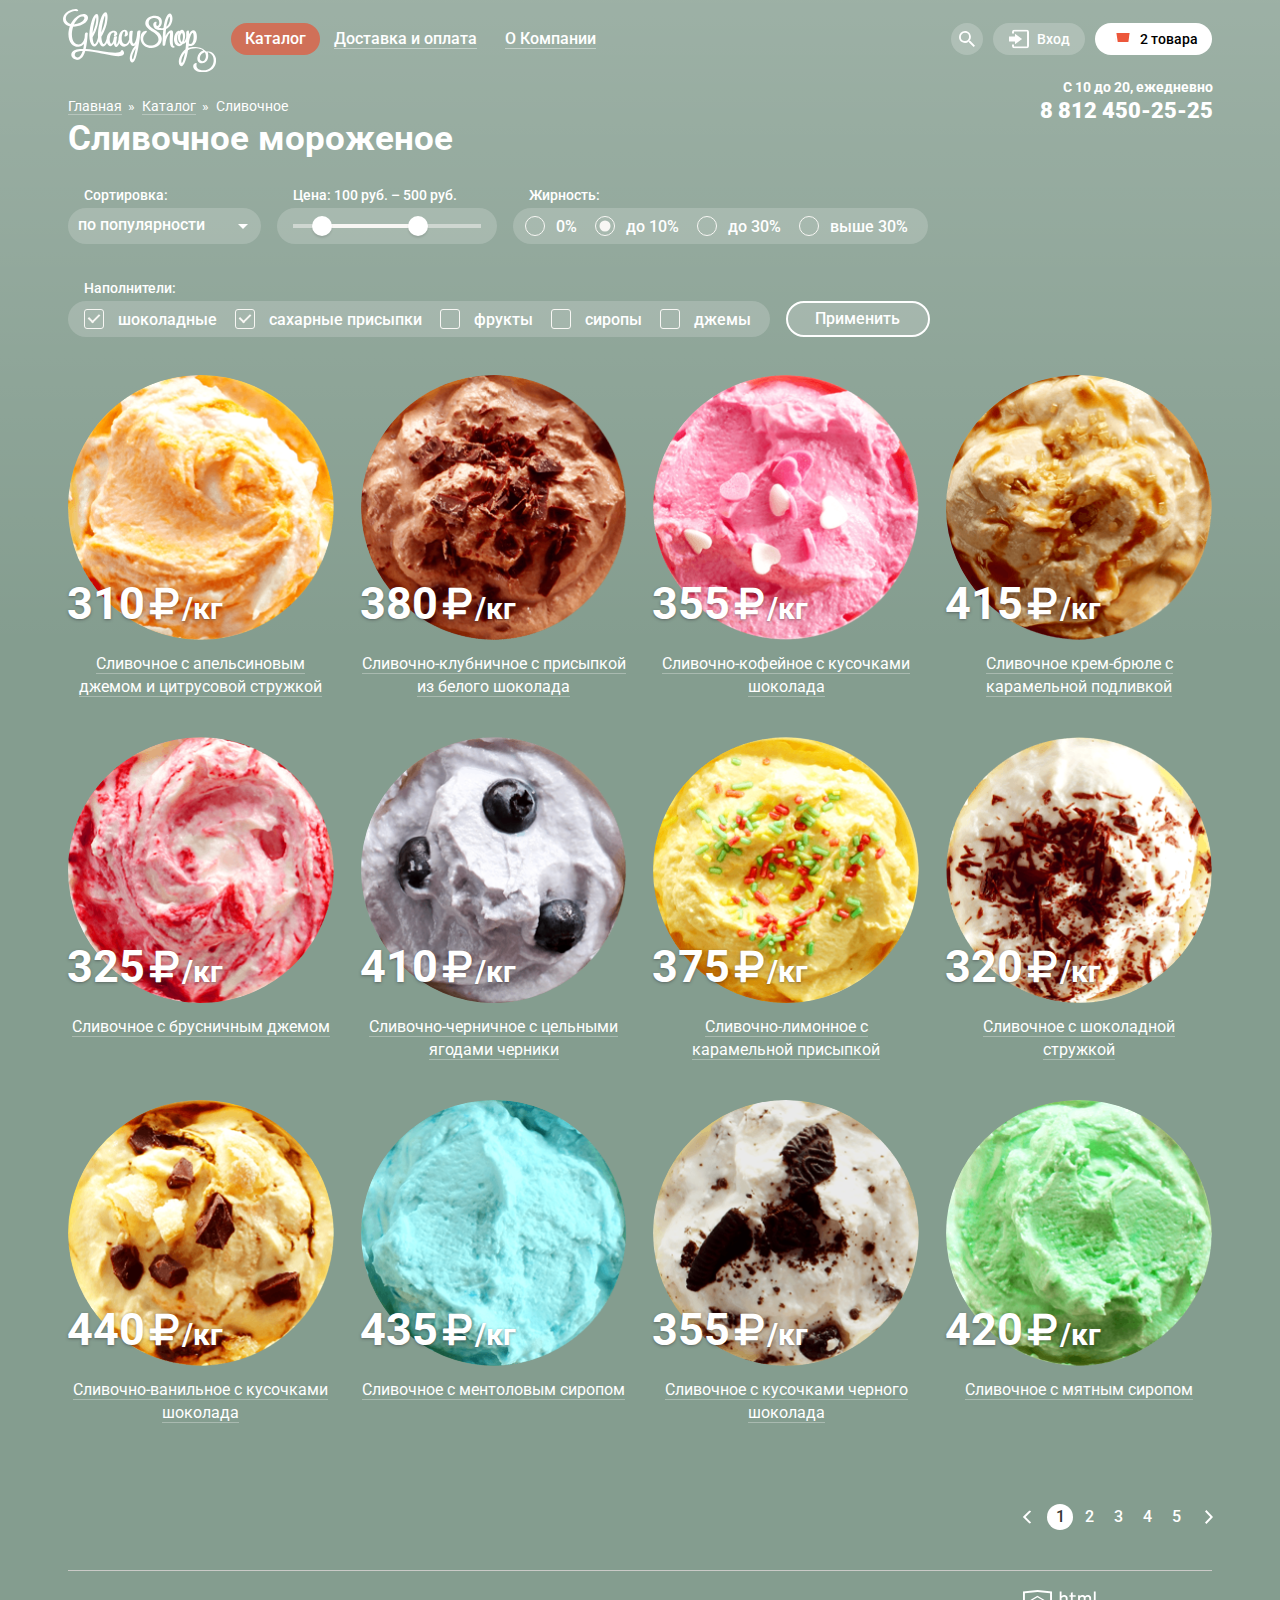
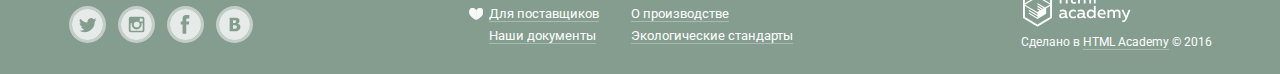
<file: gllacy/catalog.html>
<!DOCTYPE html>
<html lang="ru">
<head>
  <meta charset="UTF-8">
  <title>Глейси</title>
  <link href="https://fonts.googleapis.com/css?family=Roboto:400,300,500,700&nbsp;subset=latin,cyrillic" rel="stylesheet" type="text/css">
  <link rel="stylesheet" type="text/css" href="css/normalize.css">
  <link rel="stylesheet" type="text/css" href="css/style.min.css">
</head>
<body>
  <div class="page  page--catalog">
    <header class="page-header">
      <div class="container">
        <div class="container__wrap">
          <div class="page-header__inner">

            <!-- Logo -->
            <div class="page-header__logo">
              <a class="page-header__logo-link" href="index.html" title="Gllacy">
                <svg class="svg-logo  page-header__logo-svg">
                  <use xlink:href="img/svg-sprite.svg#logo"></use>
                </svg>
              </a>
            </div>

            <!-- Navigation -->
            <nav class="navigation">
              <ul class="navigation__list">
                <li class="navigation__item  navigation__item--sub">
                  <a class="navigation__link  navigation__link--active" href="#" title="Каталог"><span class="navigation__link-inner">Каталог</span></a>
                  <ul class="navigation__sub-list">
                    <li class="navigation__sub-item">
                      <b class="navigation__sub-title">Новинки</b>
                    </li>
                    <li class="navigation__sub-item">
                      <a class="navigation__sub-link  navigation__sub-link--active" href="catalog.html" title="Сливочное">Сливочное</a>
                    </li>
                    <li class="navigation__sub-item">
                      <a class="navigation__sub-link" href="#" title="Щербеты">Щербеты</a>
                    </li>
                    <li class="navigation__sub-item">
                      <a class="navigation__sub-link" href="#" title="Фруктовый лед">Фруктовый лед</a>
                    </li>
                    <li class="navigation__sub-item">
                      <a class="navigation__sub-link" href="#" title="Мелорин">Мелорин</a>
                    </li>
                  </ul>
                </li>
                <li class="navigation__item">
                  <a class="navigation__link" href="#" title="Доставка и оплата"><span class="navigation__link-inner">Доставка и оплата</span></a>
                </li>
                <li class="navigation__item">
                  <a class="navigation__link" href="#" title="О Компании"><span class="navigation__link-inner">О Компании</span></a>
                </li>
              </ul>
            </nav>

            <!-- Functions -->
            <div class="functions">

              <!-- Search -->
              <div class="functions__item  functions__item--search">

                <div class="search">
                  <a class="search__link" href="#" title="Поиск">
                    <svg class="search__link-svg  svg-icon_search">
                      <use xlink:href="img/svg-sprite.svg#icon_search"></use>
                    </svg>
                    <span class="search__item-text">Поиск</span>
                  </a>
                  <form class="search__form" action="/echo" method="post">
                    <label class="search__input-label" for="search">
                      <input class="search__input" type="text" id="search" name="search" placeholder="Поиск:" required>
                      <span class="search__input-name">Пoиск</span>
                    </label>
                    <button class="search__btn">Поиск</button>
                  </form>
                </div>

              </div>

              <!-- SingIn -->
              <div class="functions__item  functions__item--singin">

                <div class="singin">
                  <a class="singin__link" href="#" title="Вход">
                    <svg class="singin__link-svg  svg-icon_singin">
                      <use xlink:href="img/svg-sprite.svg#icon_singin"></use>
                    </svg>
                    Вход
                  </a>
                  <form class="singin__form" action="/echo" method="post">
                    <label class="singin__input-label" for="email">
                      <input class="singin__input" type="text" name="email" id="email"  placeholder="Электронная почта">
                      <span class="singin__input-name">Электронная почта</span>
                    </label>
                    <label class="singin__input-label" for="password">
                      <input class="singin__input" type="password" name="password" id="password"  placeholder="Пароль">
                      <span class="singin__input-name">Пароль</span>
                    </label>
                    <div class="singin__buttons">
                      <input class="btn btn--singin" type="submit" name="user-send" id="user-send" value="Войти">
                      <div class="singin__links">
                        <div class="singin__link-wrap">
                          <a class="singin__form-link" href="#">Забыли пароль?</a>
                        </div>
                        <div class="singin__link-wrap">
                          <a class="singin__form-link" href="#">Новая регистрация</a>
                        </div>
                      </div>
                    </div>
                  </form>
                </div>

              </div>

              <!-- Cart -->
              <div class="functions__item  functions__item--cart">

                <div class="cart">
                  <a class="cart__link  cart__link--full" href="#" title="Корзина">
                    <svg class="cart__link-svg  svg-icon_cart">
                      <use xlink:href="img/svg-sprite.svg#icon_cart"></use>
                    </svg>
                    <svg class="cart__link-svg-full  svg-icon_cart--full">
                      <use xlink:href="img/svg-sprite.svg#icon_cart--full"></use>
                    </svg>
                    <span class="cart__full">2 товара</span>
                  </a>
                  <div class="cart__form">
                    <table class="cart__table">
                      <tr class="cart__tr">
                        <td class="cart__td">
                          <a class="cart__del-link" href="#" title="Delete">
                            <svg class="cart__del-svg  svg-icon_close">
                              <use xlink:href="img/svg-sprite.svg#icon_close"></use>
                            </svg>
                          </a>
                        </td>
                        <td class="cart__td">
                          <a class="cart__table-link" href="#">
                            <img class="cart__img" src="img/img_product-1.png" width="34" height="34" alt="">
                            Пломбир с апельсиновым джемом
                          </a>
                        </td>
                        <td class="cart__td">1,5 кг <span class="cart__price">х 200 руб.</span></td>
                        <td class="cart__td">300 руб.</td>
                      </tr>
                      <tr class="cart__tr">
                        <td class="cart__td">
                          <a class="cart__del-link" href="#" title="Delete">
                            <svg class="cart__del-svg  svg-icon_close">
                              <use xlink:href="img/svg-sprite.svg#icon_close"></use>
                            </svg>
                          </a>
                        </td>
                        <td class="cart__td">
                          <a class="cart__table-link" href="#">
                            <img class="cart__img" src="img/img_product-3.png" width="34" height="34" alt="">
                            Клубничный пломбир с присыпкой из белого шоколада
                          </a>
                        </td>
                        <td class="cart__td">1,5 кг <span class="cart__price">х 300 руб.</span></td>
                        <td class="cart__td">450 руб.</td>
                      </tr>
                    </table>
                    <hr class="cart__line">
                    <div class="cart__bill">Итого: <span class="function__result">750 руб.</span></div>
                    <input class="btn btn--cart" type="submit" name="cart-send" id="cart-send" value="Оформить заказ">
                  </div>
                </div>
              </div>
              <!-- //cart -->
            </div>
            <!-- //functions -->

            <div class="page-header__contact">
              <span class="page-header__contact-time">С 10 до 20, ежедневно</span>
              <a class="page-header__contact-number" href="#" title="8 812 450-25-25">8 812 450-25-25</a>
            </div>
          </div>
          <!-- //page-header__top -->
        </div>
        <!-- //container__wrap -->
      </div>
      <!-- //container -->
    </header>


    <main class="page-content  page-content--catalog">
      <div class="container">
        <div class="container__wrap">


          <ul class="breadcrumbs">
            <li class="breadcrumbs__item"><a class="breadcrumbs__link" href="index.html" title="Главная">Главная</a></li>
            <li class="breadcrumbs__item"><a class="breadcrumbs__link  breadcrumbs__link--active" href="catalog.html" title>Каталог</a></li>
            <li class="breadcrumbs__item">Сливочное</li>
          </ul>


          <h1 class="page-content__title">Сливочное мороженое</h1>


          <form class="sorting" action="/echo" method="post">
            <div class="sorting__wrap">

              <div class="sorting__item  sorting__item--options">
                <div class="sorting__title">Сортировка:</div>
                <select class="sorting__select">
                  <option class="sorting__option">по популярности</option>
                  <option class="sorting__option">сначала недорогие</option>
                  <option class="sorting__option">сначала дорогие</option>
                  <option class="sorting__option">по жирности</option>
                </select>
                <i class="sorting__select-icon"></i>
              </div>


              <div class="sorting__item  sorting__item--range-filter">
                <div class="sorting__title">Цена: <span>100 руб.</span> – <span>500 руб.</span></div>
                <div class="sorting__range-controls">
                  <div class="sorting__range-scale"><div class="sorting__range-bar"></div></div>
                  <div class="sorting__range-toggle  sorting__range-toggle--min"></div>
                  <div class="sorting__range-toggle  sorting__range-toggle--max"></div>
                </div>
              </div>


              <div class="sorting__item  sorting__item--fat">
                <div class="sorting__title">Жирность:</div>
                <ul class="sorting__fat-list">
                  <li class="sorting__fat-item">
                    <input class="sorting__fat-input" id="fat-1" name="fat" type="radio">
                    <label class="sorting__fat-label" for="fat-1"><i class="sorting__fat-circle"></i>0%</label>
                  </li>
                  <li class="sorting__fat-item">
                    <input class="sorting__fat-input" id="fat-2" name="fat" type="radio" checked>
                    <label class="sorting__fat-label" for="fat-2"><i class="sorting__fat-circle"></i>до 10%</label>
                  </li>
                  <li class="sorting__fat-item">
                    <input class="sorting__fat-input" id="fat-3" name="fat" type="radio">
                    <label class="sorting__fat-label" for="fat-3"><i class="sorting__fat-circle"></i>до 30%</label>
                  </li>
                  <li class="sorting__fat-item">
                    <input class="sorting__fat-input" id="fat-4" name="fat" type="radio">
                    <label class="sorting__fat-label" for="fat-4"><i class="sorting__fat-circle"></i>выше 30%</label>
                  </li>
                </ul>
              </div>
            </div>
            <div class="sorting__wrap">
              <div class="sorting__item  sorting__item--fillers">
                <div class="sorting__title">Наполнители:</div>
                <ul class="sorting__filler-list">
                  <li class="sorting__filler-item">
                    <input class="sorting__filler-input" id="filler-1" name="filler-1" type="checkbox" checked>
                    <label class="sorting__filler-label" for="filler-1"><i class="sorting__filler-checkbox"></i>шоколадные</label>
                  </li>
                  <li class="sorting__filler-item">
                    <input class="sorting__filler-input" id="filler-2" name="filler-2" type="checkbox" checked>
                    <label class="sorting__filler-label" for="filler-2"><i class="sorting__filler-checkbox"></i>сахарные присыпки</label>
                  </li>
                  <li class="sorting__filler-item">
                    <input class="sorting__filler-input" id="filler-3" name="filler-3" type="checkbox">
                    <label class="sorting__filler-label" for="filler-3"><i class="sorting__filler-checkbox"></i>фрукты</label>
                  </li>
                  <li class="sorting__filler-item">
                    <input class="sorting__filler-input" id="filler-4" name="filler-4" type="checkbox">
                    <label class="sorting__filler-label" for="filler-4"><i class="sorting__filler-checkbox"></i>сиропы</label>
                  </li>
                  <li class="sorting__filler-item">
                    <input class="sorting__filler-input" id="filler-5" name="filler-4" type="checkbox">
                    <label class="sorting__filler-label" for="filler-5"><i class="sorting__filler-checkbox"></i>джемы</label>
                  </li>
                </ul>
              </div>

              <input class="sorting__item  sorting__item--btn" type="submit" value="Применить">
            </div>
          </form>



          <div class="grid">
            <div class="grid__col  grid__col--sm-6 grid__col--lg-3">
              <div class="catalog-item">
                <div class="catalog-item__wrap">
                  <div class="catalog-item__img-wrap">
                    <img class="catalog-item__image" src="img/img_product-1.png" alt="ice-cream">
                  </div>
                  <div class="catalog-item__price">310<span class="catalog-item__currency">Р</span><small>/кг</small></div>
                </div>
                <p class="catalog-item__discription">Сливочное с апельсиновым джемом и цитрусовой стружкой</p>

                <div class="catalog-item__btn"><a class="btn  btn--catalog-item" href="#" title="Быстрый просмотр">Быстрый просмотр</a>
                </div>
              </div>
            </div>
            <div class="grid__col  grid__col--sm-6 grid__col--lg-3">
              <div class="catalog-item">
                <div class="catalog-item__wrap">
                  <div class="catalog-item__img-wrap">
                    <img class="catalog-item__image" src="img/img_product-2.png" alt="ice-cream">
                  </div>
                  <div class="catalog-item__price">380<span class="catalog-item__currency">Р</span><small>/кг</small></div>
                </div>
                <p class="catalog-item__discription">Сливочно-клубничное с присыпкой из белого шоколада</p>

                <div class="catalog-item__btn"><a class="btn  btn--catalog-item" href="#" title="Быстрый просмотр">Быстрый просмотр</a>
                </div>
              </div>
            </div>
            <div class="grid__col  grid__col--sm-6 grid__col--lg-3">
              <div class="catalog-item">
                <div class="catalog-item__wrap">
                  <div class="catalog-item__img-wrap">
                    <img class="catalog-item__image" src="img/img_product-3.png" alt="ice-cream">
                  </div>
                  <div class="catalog-item__price">355<span class="catalog-item__currency">Р</span><small>/кг</small></div>
                </div>
                <p class="catalog-item__discription">Сливочно-кофейное с кусочками шоколада</p>

                <div class="catalog-item__btn"><a class="btn  btn--catalog-item" href="#" title="Быстрый просмотр">Быстрый просмотр</a>
                </div>
              </div>
            </div>
            <div class="grid__col  grid__col--sm-6 grid__col--lg-3">
              <div class="catalog-item">
                <div class="catalog-item__wrap">
                  <div class="catalog-item__img-wrap">
                    <img class="catalog-item__image" src="img/img_product-4.png" alt="ice-cream">
                  </div>
                  <div class="catalog-item__price">415<span class="catalog-item__currency">Р</span><small>/кг</small></div>
                </div>
                <p class="catalog-item__discription">Сливочное крем-брюле с карамельной подливкой</p>

                <div class="catalog-item__btn"><a class="btn  btn--catalog-item" href="#" title="Быстрый просмотр">Быстрый просмотр</a>
                </div>
              </div>
            </div>
            <div class="grid__col  grid__col--sm-6 grid__col--lg-3">
              <div class="catalog-item">
                <div class="catalog-item__wrap">
                  <div class="catalog-item__img-wrap">
                    <img class="catalog-item__image" src="img/img_product-5.png" alt="ice-cream">
                  </div>
                  <div class="catalog-item__price">325<span class="catalog-item__currency">Р</span><small>/кг</small></div>
                </div>
                <p class="catalog-item__discription">Сливочное с брусничным джемом</p>

                <div class="catalog-item__btn"><a class="btn  btn--catalog-item" href="#" title="Быстрый просмотр">Быстрый просмотр</a>
                </div>
              </div>
            </div>
            <div class="grid__col  grid__col--sm-6 grid__col--lg-3">
              <div class="catalog-item">
                <div class="catalog-item__wrap">
                  <div class="catalog-item__img-wrap">
                    <img class="catalog-item__image" src="img/img_product-6.png" alt="ice-cream">
                  </div>
                  <div class="catalog-item__price">410<span class="catalog-item__currency">Р</span><small>/кг</small></div>
                </div>
                <p class="catalog-item__discription">Сливочно-черничное с цельными ягодами черники </p>

                <div class="catalog-item__btn"><a class="btn  btn--catalog-item" href="#" title="Быстрый просмотр">Быстрый просмотр</a>
                </div>
              </div>
            </div>
            <div class="grid__col  grid__col--sm-6 grid__col--lg-3">
              <div class="catalog-item">
                <div class="catalog-item__wrap">
                  <div class="catalog-item__img-wrap">
                    <img class="catalog-item__image" src="img/img_product-7.png" alt="ice-cream">
                  </div>
                  <div class="catalog-item__price">375<span class="catalog-item__currency">Р</span><small>/кг</small></div>
                </div>
                <p class="catalog-item__discription">Сливочно-лимонное с карамельной присыпкой</p>

                <div class="catalog-item__btn"><a class="btn  btn--catalog-item" href="#" title="Быстрый просмотр">Быстрый просмотр</a>
                </div>
              </div>
            </div>
            <div class="grid__col  grid__col--sm-6 grid__col--lg-3">
              <div class="catalog-item">
                <div class="catalog-item__wrap">
                  <div class="catalog-item__img-wrap">
                    <img class="catalog-item__image" src="img/img_product-8.png" alt="ice-cream">
                  </div>
                  <div class="catalog-item__price">320<span class="catalog-item__currency">Р</span><small>/кг</small></div>
                </div>
                <p class="catalog-item__discription">Сливочное с шоколадной стружкой</p>

                <div class="catalog-item__btn"><a class="btn  btn--catalog-item" href="#" title="Быстрый просмотр">Быстрый просмотр</a>
                </div>
              </div>
            </div>
            <div class="grid__col  grid__col--sm-6 grid__col--lg-3">
              <div class="catalog-item">
                <div class="catalog-item__wrap">
                  <div class="catalog-item__img-wrap">
                    <img class="catalog-item__image" src="img/img_product-9.png" alt="ice-cream">
                  </div>
                  <div class="catalog-item__price">440<span class="catalog-item__currency">Р</span><small>/кг</small></div>
                </div>
                <p class="catalog-item__discription">Сливочно-ванильное с кусочками шоколада</p>

                <div class="catalog-item__btn"><a class="btn  btn--catalog-item" href="#" title="Быстрый просмотр">Быстрый просмотр</a>
                </div>
              </div>
            </div>
            <div class="grid__col  grid__col--sm-6 grid__col--lg-3">
              <div class="catalog-item">
                <div class="catalog-item__wrap">
                  <div class="catalog-item__img-wrap">
                    <img class="catalog-item__image" src="img/img_product-10.png" alt="ice-cream">
                  </div>
                  <div class="catalog-item__price">435<span class="catalog-item__currency">Р</span><small>/кг</small></div>
                </div>
                <p class="catalog-item__discription">Сливочноe с ментоловым сиропом</p>

                <div class="catalog-item__btn"><a class="btn  btn--catalog-item" href="#" title="Быстрый просмотр">Быстрый просмотр</a>
                </div>
              </div>
            </div>
            <div class="grid__col  grid__col--sm-6 grid__col--lg-3">
              <div class="catalog-item">
                <div class="catalog-item__wrap">
                  <div class="catalog-item__img-wrap">
                    <img class="catalog-item__image" src="img/img_product-11.png" alt="ice-cream">
                  </div>
                  <div class="catalog-item__price">355<span class="catalog-item__currency">Р</span><small>/кг</small></div>
                </div>
                <p class="catalog-item__discription">Сливочное с кусочками черного шоколада</p>

                <div class="catalog-item__btn"><a class="btn  btn--catalog-item" href="#" title="Быстрый просмотр">Быстрый просмотр</a>
                </div>
              </div>
            </div>
            <div class="grid__col  grid__col--sm-6 grid__col--lg-3">
              <div class="catalog-item">
                <div class="catalog-item__wrap">
                  <div class="catalog-item__img-wrap">
                    <img class="catalog-item__image" src="img/img_product-12.png" alt="ice-cream">
                  </div>
                  <div class="catalog-item__price">420<span class="catalog-item__currency">Р</span><small>/кг</small></div>
                </div>
                <p class="catalog-item__discription">Сливочное с мятным сиропом</p>

                <div class="catalog-item__btn"><a class="btn  btn--catalog-item" href="#" title="Быстрый просмотр">Быстрый просмотр</a>
                </div>
              </div>
            </div>
          </div>


          <div class="pagination">
            <ul class="pagination__list">
              <li class="pagination__item"><a class="pagination__link-prev  pagination__link-prev--disabled" href="#">
                <svg class="pagination__svg-prev  svg-icon_pagination-prev">
                  <use xlink:href="img/svg-sprite.svg#icon_pagination-prev"></use>
                </svg>
                Предыдущая
              </a></li>
              <li class="pagination__item"><a class="pagination__link  pagination__link--current" href="#">1</a></li>
              <li class="pagination__item"><a class="pagination__link" href="#">2</a></li>
              <li class="pagination__item"><a class="pagination__link" href="#">3</a></li>
              <li class="pagination__item"><a class="pagination__link" href="#">4</a></li>
              <li class="pagination__item"><a class="pagination__link" href="#">5</a></li>
              <li class="pagination__item"><a class="pagination__link-next" href="#">
                Следующая
                <svg class="pagination__svg-next  svg-icon_pagination-next">
                  <use xlink:href="img/svg-sprite.svg#icon_pagination-next"></use>
                </svg>
              </a></li>
            </ul>
          </div>


          <hr class="page-main__line">
        </div>
      </div>
      <!-- //container -->
    </main>



    <footer class="page-footer">
      <div class="container">
        <div class="container__wrap">

          <div class="page-footer__wrap">

            <div class="footer-social">

              <a class="footer-social__link  footer-social__link--tw" href="#" title="Twitter">
                Twitter
                <svg class="footer-social__link-svg  svg-icon_social-twitter">
                  <use xlink:href="img/svg-sprite.svg#icon_social-twitter"></use>
                </svg>
              </a>
              <a class="footer-social__link  footer-social__link--inst" href="#" title="Instagram">
                Instagram
                <svg class="footer-social__link-svg  svg-icon_social-instagram">
                  <use xlink:href="img/svg-sprite.svg#icon_social-instagram"></use>
                </svg>
              </a>
              <a class="footer-social__link  footer-social__link--fb" href="#" title="Facebook">
                Facebook
                <svg class="footer-social__link-svg  svg-icon_social-facebook">
                  <use xlink:href="img/svg-sprite.svg#icon_social-facebook"></use>
                </svg>
              </a>
              <a class="footer-social__link  footer-social__link--vk" href="#" title="Vkontakte">
                Vkontakte
                <svg class="footer-social__link-svg  svg-icon_social-vkontakte">
                  <use xlink:href="img/svg-sprite.svg#icon_social-vkontakte"></use>
                </svg>
              </a>
            </div>


            <div class="footer-nav">
              <ul class="footer-nav__list">
                <li class="footer-nav__item">
                  <a href="#" class="footer-nav__link  footer-nav__link--like" title="Для поставщиков">

                    <svg class="footer-nav__link-svg  svg-icon_heart">
                      <use xlink:href="img/svg-sprite.svg#icon_heart"></use>
                    </svg>
                    Для поставщиков
                  </a>
                </li>
                <li class="footer-nav__item">
                  <a href="#" class="footer-nav__link" title="О производстве">
                    О производстве
                  </a>
                </li>
                <li class="footer-nav__item">
                  <a href="#" class="footer-nav__link" title="Наши документы">
                    Наши документы
                  </a>
                </li>
                <li class="footer-nav__item">
                  <a href="#" class="footer-nav__link" title="Экологические стандарты">
                    Экологические стандарты
                  </a>
                </li>
              </ul>
            </div>


            <div class="footer-copyright">
              <div class="footer-copyright__wrap">
                <a class="footer-copyright__link-image" href="https://htmlacademy.ru/" title="HTML Academy">
                  <svg class="footer-copyright__link-svg  svg-logo_copyright-htmlacademy">
                    <use xlink:href="img/svg-sprite.svg#logo_copyright-htmlacademy"></use>
                  </svg>
                </a>
                <p class="footer-copyright__text">Сделано в <a class="footer-copyright__link" href="https://htmlacademy.ru/" title="HTML Academy">HTML Academy</a> &#169; 2016</p>
              </div>
            </div>

          </div>
        </div>
      </div>
    </footer>
  </div>


  <div class="popup-writetous">
    <div class="popup-writetous__wrap">
      <svg class="popup-writetous__close  svg-icon_close">
        <use xlink:href="img/svg-sprite.svg#icon_close"></use>
      </svg>
      <p class="popup-writetous__title">Мы обязательно вам ответим!</p>
      <form class="popup-writetous__form" action="/echo" method="post">
        <label class="popup-writetous__input-label" for="popup-name">
          <input class="popup-writetous__input  popup-writetous__input--name" type="text" name="popup-name" id="popup-name" placeholder="Как вас зовут?">
          <span class="popup-writetous__input-name">Как вас зовут?</span>
        </label>

        <label class="popup-writetous__input-label" for="popup-email">
          <input class="popup-writetous__input  popup-writetous__input--email" type="text" name="popup-email" id="popup-email" placeholder="Ваша почта для ответа?">
          <span class="popup-writetous__input-name">Ваша почта для ответа?</span>
        </label>

        <label class="popup-writetous__input-label  popup-writetous__input-label--textarea" for="popup-textarea">
          <textarea class="popup-writetous__input  popup-writetous__input--textarea" id="popup-textarea"  placeholder="Напишите что-нибудь..."></textarea>
          <span class="popup-writetous__input-name">Напишите что-нибудь...</span>
        </label>
        <div class="popup-writetous__btn">
          <input class="btn  btn--writetous" type="submit" name="send" id="send" value="Отправить">
        </div>
      </form>
    </div>
  </div>

  <script src="js/scripts.min.js"></script>
  <script>svg4everybody();</script>

</body>
</html>
</file>
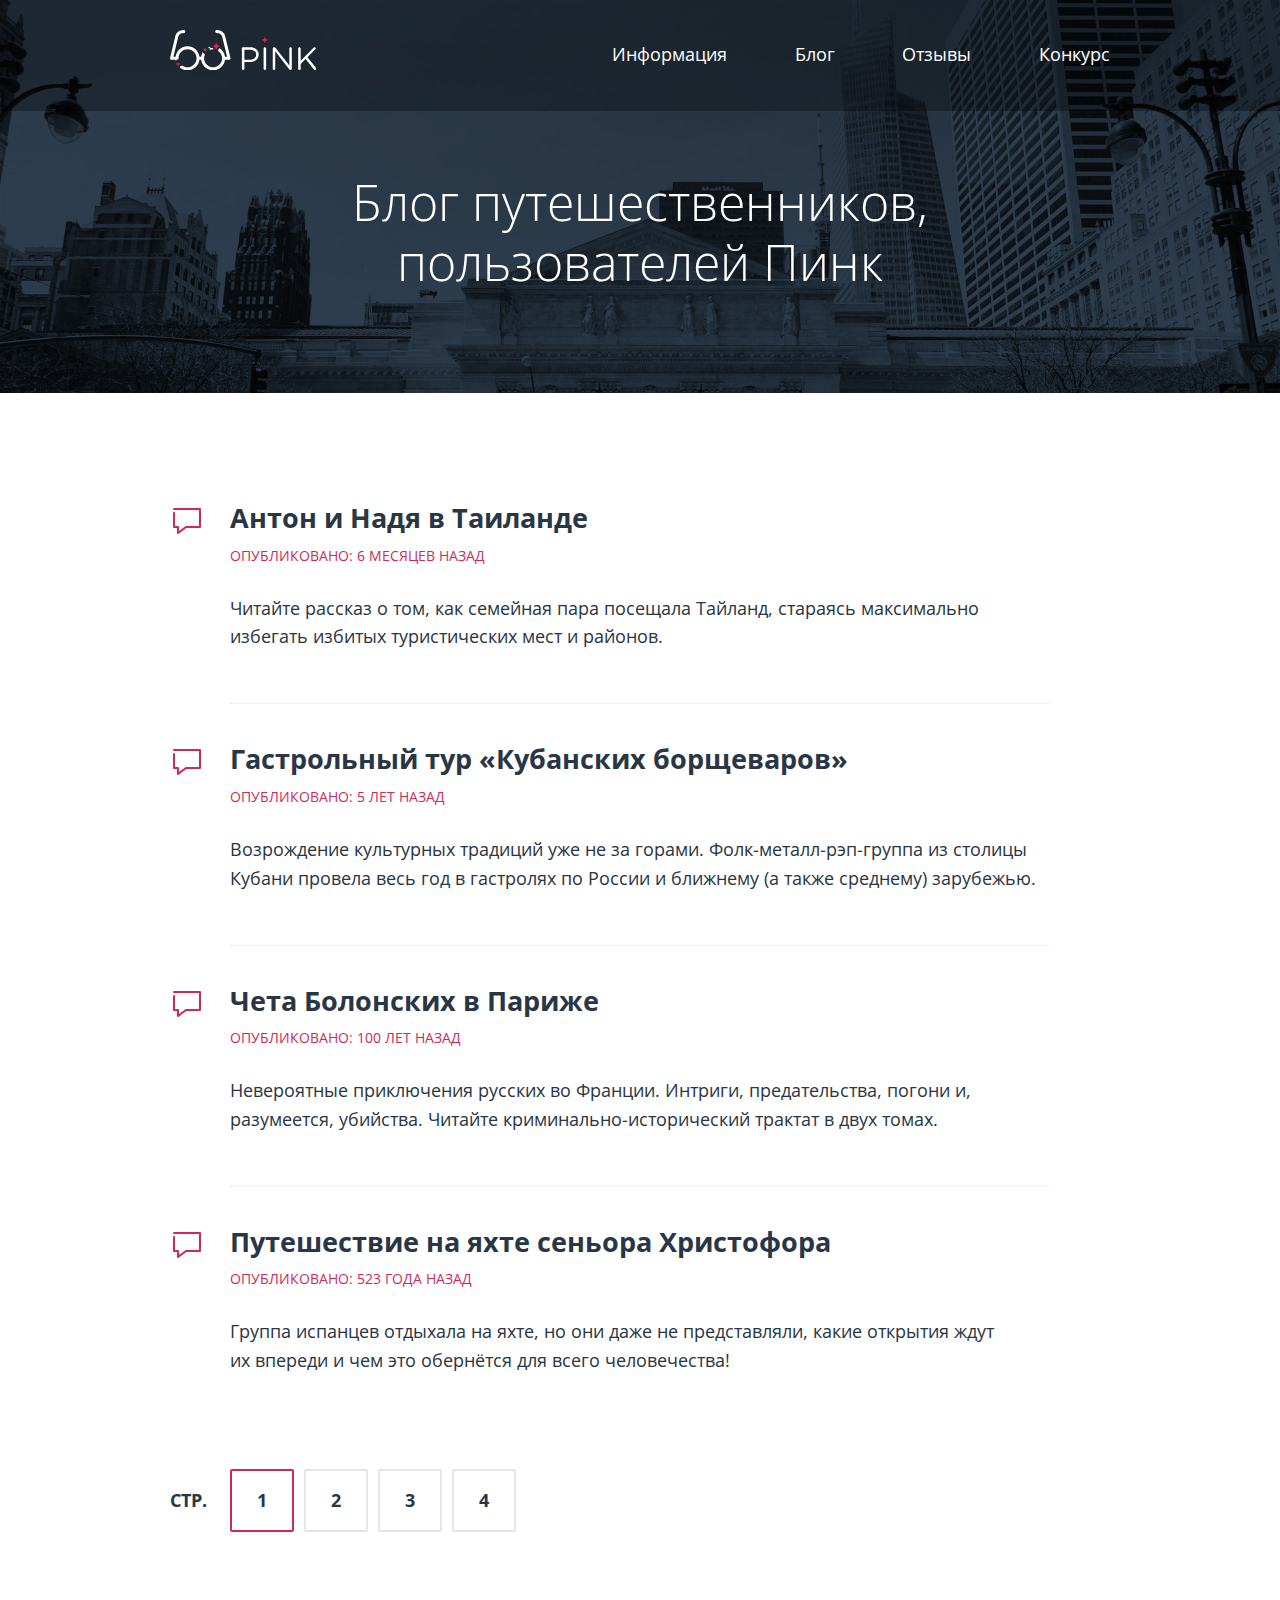
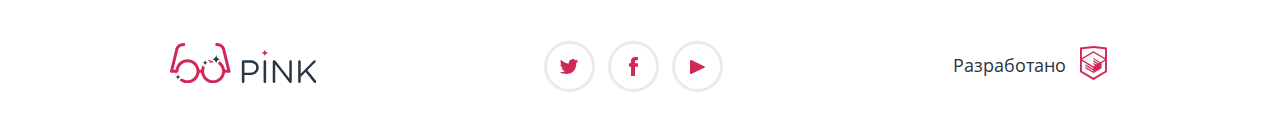
<file: pink/blog.html>
<!DOCTYPE html>
<html lang="ru">
  <head>
    <meta charset="utf-8">
    <meta name="viewport" content="width=device-width, initial-scale=1">
    <title>Pink: блог</title>
    <link rel="stylesheet" href="css/normalize.min.css">
    <link rel="stylesheet" href="https://fonts.googleapis.com/css?family=Open+Sans:400,300,700,400italic,600&amp;subset=latin,cyrillic">
    <link rel="stylesheet" href="css/style.min.css">
  </head>
  <body>
    <header class="page-header page-header--mini">
      <div class="page-header__container">
        <a class="page-header__logo" href="index.html">
          <svg class="logo-white logo-white--mobile" width="74.426" height="22.859" viewBox="0 0 74.426 22.859" enable-background="new 0 0 74.426 22.859" xml:space="preserve">
            <g>
              <path class="logo-white__text" fill="#ffffff" d="M0,1.449c0-0.708,0.58-1.288,1.256-1.288h7.18c5.087,0,8.436,2.704,8.436,7.147v0.064 c0,4.861-4.057,7.373-8.854,7.373H2.544v6.825c0,0.708-0.58,1.288-1.288,1.288C0.58,22.859,0,22.279,0,21.571V1.449z M8.114,12.428 c3.734,0,6.182-1.996,6.182-4.958V7.405c0-3.22-2.415-4.894-6.054-4.894H2.544v9.917H8.114z"/>
              <path class="logo-white__text" fill="#ffffff" d="M21.729,1.288C21.729,0.58,22.308,0,22.983,0c0.709,0,1.288,0.58,1.288,1.288v20.283 c0,0.708-0.579,1.288-1.288,1.288c-0.676,0-1.255-0.58-1.255-1.288V1.288z"/>
              <path class="logo-white__text" fill="#ffffff" d="M30.87,1.32c0-0.676,0.579-1.256,1.256-1.256h0.354c0.58,0,0.934,0.29,1.288,0.74l13.684,17.45V1.256 C47.451,0.58,47.998,0,48.707,0c0.676,0,1.223,0.58,1.223,1.256v20.348c0,0.676-0.482,1.191-1.158,1.191h-0.129 c-0.548,0-0.934-0.322-1.32-0.772L33.349,4.153v17.45c0,0.676-0.547,1.256-1.255,1.256c-0.677,0-1.224-0.58-1.224-1.256V1.32z"/>
              <path class="logo-white__text" fill="#ffffff" d="M56.3,1.288C56.3,0.58,56.879,0,57.556,0c0.708,0,1.287,0.58,1.287,1.288v12.331L71.689,0.451 C71.979,0.193,72.269,0,72.688,0c0.676,0,1.224,0.612,1.224,1.256c0,0.354-0.161,0.644-0.419,0.901l-7.984,7.92l8.564,10.561 c0.225,0.29,0.354,0.547,0.354,0.934c0,0.676-0.579,1.288-1.287,1.288c-0.483,0-0.806-0.258-1.03-0.58l-8.403-10.463l-4.862,4.861 v4.894c0,0.708-0.579,1.288-1.287,1.288c-0.677,0-1.256-0.58-1.256-1.288V1.288z"/>
            </g>
          </svg>

          <svg class="logo-white logo-white--tablet" width="146.3" height="40.375" viewBox="0 0 146.3 40.375" enable-background="new 0 0 146.3 40.375" xml:space="preserve">
            <g>
              <path class="logo-white__text" fill="#ffffff" d="M71.874,18.661c0-0.708,0.58-1.288,1.256-1.288h7.18c5.087,0,8.436,2.704,8.436,7.147v0.064 c0,4.861-4.057,7.373-8.854,7.373h-5.474v6.825c0,0.708-0.58,1.288-1.288,1.288c-0.676,0-1.256-0.58-1.256-1.288V18.661z M79.988,29.64c3.734,0,6.182-1.996,6.182-4.958v-0.064c0-3.22-2.415-4.894-6.054-4.894h-5.698v9.917H79.988z"/>
              <path class="logo-white__text" fill="#ffffff" d="M93.603,18.5c0-0.708,0.579-1.288,1.255-1.288c0.709,0,1.288,0.58,1.288,1.288v20.283 c0,0.708-0.579,1.288-1.288,1.288c-0.676,0-1.255-0.58-1.255-1.288V18.5z"/>
              <path class="logo-white__text" fill="#ffffff" d="M102.744,18.532c0-0.676,0.579-1.256,1.256-1.256h0.354c0.58,0,0.934,0.29,1.288,0.74l13.684,17.45V18.468 c0-0.676,0.547-1.256,1.256-1.256c0.676,0,1.223,0.58,1.223,1.256v20.348c0,0.676-0.482,1.191-1.158,1.191h-0.129 c-0.548,0-0.934-0.322-1.32-0.772l-13.974-17.869v17.45c0,0.676-0.547,1.256-1.255,1.256c-0.677,0-1.224-0.58-1.224-1.256V18.532z"/>
              <path class="logo-white__text" fill="#ffffff" d="M128.174,18.5c0-0.708,0.579-1.288,1.256-1.288c0.708,0,1.287,0.58,1.287,1.288v12.331l12.847-13.168 c0.29-0.257,0.579-0.451,0.998-0.451c0.676,0,1.224,0.612,1.224,1.256c0,0.354-0.161,0.644-0.419,0.901l-7.984,7.92l8.564,10.561 c0.225,0.29,0.354,0.547,0.354,0.934c0,0.676-0.579,1.288-1.287,1.288c-0.483,0-0.806-0.258-1.03-0.58l-8.403-10.463l-4.862,4.861 v4.894c0,0.708-0.579,1.288-1.287,1.288c-0.677,0-1.256-0.58-1.256-1.288V18.5z"/>
            </g>
            <path class="logo-white__glasses" fill="#ffffff" d="M60.498,28.32c0-0.054-0.009-0.105-0.016-0.158c-0.006-0.049-0.009-0.098-0.02-0.146 c-0.002-0.009-0.001-0.017-0.003-0.025L55.287,6.651C54.926,4.303,52.694,0,46.688,0c-0.829,0-1.5,0.671-1.5,1.5s0.671,1.5,1.5,1.5 c4.856,0,5.575,3.729,5.639,4.143l4.767,19.701h-2.073c-0.742-5.927-5.802-10.531-11.927-10.531s-11.186,4.604-11.927,10.531h-1.708 c-0.742-5.927-5.802-10.531-11.927-10.531S6.346,20.917,5.604,26.844H3.407L8.146,7.291l0.028-0.148C8.197,6.973,8.802,3,13.812,3 c0.829,0,1.5-0.671,1.5-1.5S14.641,0,13.812,0C7.806,0,5.574,4.303,5.213,6.651L0.042,27.99c-0.002,0.009-0.001,0.017-0.003,0.025 c-0.011,0.049-0.014,0.098-0.02,0.146c-0.007,0.053-0.016,0.104-0.016,0.158C0.002,28.328,0,28.336,0,28.344 c0,0.035,0.008,0.068,0.01,0.103c0.004,0.058,0.007,0.115,0.017,0.171c0.009,0.046,0.023,0.091,0.036,0.136 c0.014,0.048,0.026,0.096,0.044,0.142c0.018,0.046,0.042,0.09,0.064,0.133c0.021,0.042,0.042,0.085,0.067,0.124 c0.026,0.04,0.057,0.077,0.086,0.114c0.03,0.039,0.06,0.078,0.093,0.113c0.032,0.033,0.067,0.062,0.102,0.092 c0.039,0.033,0.076,0.067,0.117,0.097c0.039,0.027,0.082,0.05,0.123,0.073c0.042,0.024,0.083,0.051,0.128,0.07 c0.049,0.021,0.101,0.037,0.152,0.054c0.036,0.012,0.068,0.028,0.105,0.037c0.008,0.002,0.015,0.001,0.023,0.003 c0.107,0.023,0.217,0.039,0.331,0.039h0.001h4.103c0.742,5.927,5.802,10.531,11.927,10.531s11.186-4.604,11.927-10.531h1.708 c0.742,5.927,5.802,10.531,11.927,10.531s11.186-4.604,11.927-10.531h3.978H59c0.114,0,0.224-0.016,0.331-0.039 c0.008-0.002,0.015-0.001,0.023-0.003c0.037-0.009,0.07-0.025,0.105-0.037c0.052-0.017,0.104-0.032,0.152-0.054 c0.045-0.02,0.086-0.046,0.128-0.07c0.042-0.023,0.084-0.046,0.123-0.073c0.042-0.029,0.079-0.063,0.117-0.097 c0.034-0.029,0.07-0.059,0.102-0.092c0.034-0.035,0.063-0.074,0.093-0.113c0.029-0.037,0.06-0.074,0.086-0.114 c0.025-0.039,0.045-0.082,0.067-0.124c0.023-0.043,0.046-0.087,0.064-0.133c0.019-0.046,0.031-0.094,0.044-0.142 c0.013-0.045,0.027-0.09,0.036-0.136c0.01-0.056,0.013-0.113,0.017-0.171c0.002-0.034,0.01-0.067,0.01-0.103 C60.5,28.336,60.498,28.328,60.498,28.32z M17.531,37.375c-4.475,0-8.181-3.259-8.896-7.531c-0.082-0.489-0.135-0.988-0.135-1.5 s0.053-1.011,0.135-1.5c0.716-4.271,4.421-7.531,8.896-7.531s8.181,3.26,8.896,7.531c0.082,0.489,0.135,0.988,0.135,1.5 s-0.053,1.011-0.135,1.5C25.712,34.116,22.006,37.375,17.531,37.375z M43.094,37.375c-4.475,0-8.181-3.259-8.896-7.531 c-0.082-0.489-0.135-0.988-0.135-1.5s0.053-1.011,0.135-1.5c0.716-4.271,4.421-7.531,8.896-7.531s8.181,3.26,8.896,7.531 c0.082,0.489,0.135,0.988,0.135,1.5s-0.053,1.011-0.135,1.5C51.274,34.116,47.569,37.375,43.094,37.375z"/>
          </svg>

          <svg class="logo-white logo-white--desktop" width="146.3" height="40.375" viewBox="0 0 146.3 40.375" enable-background="new 0 0 146.3 40.375" xml:space="preserve">
            <g>
              <path class="logo-white__text" fill="#ffffff" d="M71.874,18.661c0-0.708,0.58-1.288,1.256-1.288h7.18c5.087,0,8.436,2.704,8.436,7.147v0.064 c0,4.861-4.057,7.373-8.854,7.373h-5.474v6.825c0,0.708-0.58,1.288-1.288,1.288c-0.676,0-1.256-0.58-1.256-1.288V18.661z M79.988,29.64c3.734,0,6.182-1.996,6.182-4.958v-0.064c0-3.22-2.415-4.894-6.054-4.894h-5.698v9.917H79.988z"/>
              <path class="logo-white__text" fill="#ffffff" d="M93.603,18.5c0-0.708,0.579-1.288,1.255-1.288c0.709,0,1.288,0.58,1.288,1.288v20.283 c0,0.708-0.579,1.288-1.288,1.288c-0.676,0-1.255-0.58-1.255-1.288V18.5z"/>
              <path class="logo-white__text" fill="#ffffff" d="M102.744,18.532c0-0.676,0.579-1.256,1.256-1.256h0.354c0.58,0,0.934,0.29,1.288,0.74l13.684,17.45V18.468 c0-0.676,0.547-1.256,1.256-1.256c0.676,0,1.223,0.58,1.223,1.256v20.348c0,0.676-0.482,1.191-1.158,1.191h-0.129 c-0.548,0-0.934-0.322-1.32-0.772l-13.974-17.869v17.45c0,0.676-0.547,1.256-1.255,1.256c-0.677,0-1.224-0.58-1.224-1.256V18.532z"/>
              <path class="logo-white__text" fill="#ffffff" d="M128.174,18.5c0-0.708,0.579-1.288,1.256-1.288c0.708,0,1.287,0.58,1.287,1.288v12.331l12.847-13.168 c0.29-0.257,0.579-0.451,0.998-0.451c0.676,0,1.224,0.612,1.224,1.256c0,0.354-0.161,0.644-0.419,0.901l-7.984,7.92l8.564,10.561 c0.225,0.29,0.354,0.547,0.354,0.934c0,0.676-0.579,1.288-1.287,1.288c-0.483,0-0.806-0.258-1.03-0.58l-8.403-10.463l-4.862,4.861 v4.894c0,0.708-0.579,1.288-1.287,1.288c-0.677,0-1.256-0.58-1.256-1.288V18.5z"/>
            </g>
            <path fill="#d22856" d="M98.498,9.875c-2.002,0-3.624-1.623-3.624-3.624c0,2.001-1.622,3.624-3.624,3.624 c2.002,0,3.624,1.623,3.624,3.624C94.874,11.498,96.496,9.875,98.498,9.875z"/>
            <g>
              <path fill="#ffffff" d="M43.094,19.312c0.246,0,0.488,0.014,0.729,0.033c-0.438-0.728-1.227-1.221-2.136-1.221 c-0.877,0-1.614-0.568-1.884-1.354c-0.727,0.207-1.425,0.482-2.089,0.816c0.062,0.017,0.123,0.038,0.189,0.038c1.104,0,2,0.896,2,2 c0,0.096-0.015,0.188-0.028,0.28C40.875,19.523,41.959,19.312,43.094,19.312z"/>
              <path fill="#ffffff" d="M60.498,28.32c0-0.054-0.009-0.105-0.016-0.158c-0.006-0.049-0.009-0.098-0.02-0.146 c-0.002-0.009-0.001-0.017-0.003-0.025L55.287,6.651C54.926,4.303,52.694,0,46.688,0c-0.829,0-1.5,0.671-1.5,1.5s0.671,1.5,1.5,1.5 c4.856,0,5.575,3.729,5.639,4.143l4.767,19.701h-2.073c-0.445-3.557-2.452-6.628-5.304-8.523c-0.898,0.379-1.53,1.269-1.53,2.303 c0,0.087-0.015,0.171-0.026,0.255c1.992,1.358,3.415,3.489,3.83,5.965c0.082,0.489,0.135,0.988,0.135,1.5s-0.053,1.011-0.135,1.5 c-0.716,4.272-4.421,7.531-8.896,7.531s-8.181-3.259-8.896-7.531c-0.082-0.489-0.135-0.988-0.135-1.5s0.053-1.011,0.135-1.5 c0.147-0.879,0.427-1.711,0.808-2.484c-1.033-0.078-1.85-0.932-1.85-1.985c0-0.189-0.077-0.358-0.193-0.49 c-0.938,1.469-1.57,3.151-1.796,4.958h-1.708c-0.742-5.927-5.802-10.531-11.927-10.531S6.346,20.917,5.604,26.844H3.407 L8.146,7.291l0.028-0.148C8.197,6.973,8.802,3,13.812,3c0.829,0,1.5-0.671,1.5-1.5S14.641,0,13.812,0 C7.806,0,5.574,4.303,5.213,6.651L0.042,27.99c-0.002,0.009-0.001,0.017-0.003,0.025c-0.011,0.049-0.014,0.098-0.02,0.146 c-0.007,0.053-0.016,0.104-0.016,0.158C0.002,28.328,0,28.336,0,28.344c0,0.035,0.008,0.068,0.01,0.103 c0.004,0.058,0.007,0.115,0.017,0.171c0.009,0.046,0.023,0.091,0.036,0.136c0.014,0.048,0.026,0.096,0.044,0.142 c0.018,0.046,0.042,0.09,0.064,0.133c0.021,0.042,0.042,0.085,0.067,0.124c0.026,0.04,0.057,0.077,0.086,0.114 c0.03,0.039,0.06,0.078,0.093,0.113c0.032,0.033,0.067,0.062,0.102,0.092c0.039,0.033,0.076,0.067,0.117,0.097 c0.039,0.027,0.082,0.05,0.123,0.073c0.042,0.024,0.083,0.051,0.128,0.07c0.049,0.021,0.101,0.037,0.152,0.054 c0.036,0.012,0.068,0.028,0.105,0.037c0.008,0.002,0.015,0.001,0.023,0.003c0.107,0.023,0.217,0.039,0.331,0.039h0.001h4.103 c0.071,0.57,0.194,1.123,0.343,1.666c0.017-0.062,0.038-0.121,0.038-0.188c0-1.104,0.896-2,2-2c0.208,0,0.405,0.041,0.594,0.1 C8.534,29.068,8.5,28.71,8.5,28.344c0-0.512,0.053-1.011,0.135-1.5c0.716-4.272,4.421-7.531,8.896-7.531s8.181,3.259,8.896,7.531 c0.082,0.489,0.135,0.988,0.135,1.5s-0.053,1.011-0.135,1.5c-0.716,4.272-4.421,7.531-8.896,7.531 c-2.048,0-3.931-0.688-5.444-1.839c-0.356,0.33-0.83,0.536-1.354,0.536c-0.413,0-0.749,0.336-0.749,0.748 c0,0.265-0.054,0.516-0.147,0.747c2.086,1.747,4.765,2.808,7.694,2.808c6.125,0,11.186-4.604,11.927-10.531h1.708 c0.742,5.927,5.802,10.531,11.927,10.531s11.186-4.604,11.927-10.531h3.978H59c0.114,0,0.224-0.016,0.331-0.039 c0.008-0.002,0.015-0.001,0.023-0.003c0.037-0.009,0.07-0.025,0.105-0.037c0.052-0.017,0.104-0.032,0.152-0.054 c0.045-0.02,0.086-0.046,0.128-0.07c0.042-0.023,0.084-0.046,0.123-0.073c0.042-0.029,0.079-0.063,0.117-0.097 c0.034-0.029,0.07-0.059,0.102-0.092c0.034-0.035,0.063-0.074,0.093-0.113c0.029-0.037,0.06-0.074,0.086-0.114 c0.025-0.039,0.045-0.082,0.067-0.124c0.023-0.043,0.046-0.087,0.064-0.133c0.019-0.046,0.031-0.094,0.044-0.142 c0.013-0.045,0.027-0.09,0.036-0.136c0.01-0.056,0.013-0.113,0.017-0.171c0.002-0.034,0.01-0.067,0.01-0.103 C60.5,28.336,60.498,28.328,60.498,28.32z"/>
            </g>
            <g>
              <path fill="#d22856" d="M50.686,16.125c-2.485,0-4.499-2.014-4.499-4.499c0,2.485-2.014,4.499-4.499,4.499 c2.485,0,4.499,2.014,4.499,4.499C46.187,18.139,48.2,16.125,50.686,16.125z"/>
            </g>
            <g>
              <path fill="#d22856" d="M37.904,19.626c-1.519,0-2.749-1.23-2.749-2.749c0,1.519-1.23,2.749-2.749,2.749 c1.519,0,2.749,1.23,2.749,2.749C35.155,20.856,36.386,19.626,37.904,19.626z"/>
            </g>
            <g>
              <path fill="#d22856" d="M10.734,34.072c-1.519,0-2.749-1.23-2.749-2.75c0,1.52-1.23,2.75-2.749,2.75 c1.519,0,2.749,1.23,2.749,2.748C7.985,35.303,9.215,34.072,10.734,34.072z"/>
            </g>
          </svg>
        </a>
        <label class="toggler toggler--open" for="nav-btn"></label>
      </div>
    </header>


    <input class="nav-btn" type="checkbox" name="nav-btn" id="nav-btn">
    <header class="page-header page-header--full">
      <div class="page-header__container">
        <a class="page-header__logo" href="index.html">
          <svg class="logo-white logo-white--mobile" width="74.426" height="22.859" viewBox="0 0 74.426 22.859" enable-background="new 0 0 74.426 22.859" xml:space="preserve">
            <g>
              <path class="logo-white__text" fill="#ffffff" d="M0,1.449c0-0.708,0.58-1.288,1.256-1.288h7.18c5.087,0,8.436,2.704,8.436,7.147v0.064 c0,4.861-4.057,7.373-8.854,7.373H2.544v6.825c0,0.708-0.58,1.288-1.288,1.288C0.58,22.859,0,22.279,0,21.571V1.449z M8.114,12.428 c3.734,0,6.182-1.996,6.182-4.958V7.405c0-3.22-2.415-4.894-6.054-4.894H2.544v9.917H8.114z"/>
              <path class="logo-white__text" fill="#ffffff" d="M21.729,1.288C21.729,0.58,22.308,0,22.983,0c0.709,0,1.288,0.58,1.288,1.288v20.283 c0,0.708-0.579,1.288-1.288,1.288c-0.676,0-1.255-0.58-1.255-1.288V1.288z"/>
              <path class="logo-white__text" fill="#ffffff" d="M30.87,1.32c0-0.676,0.579-1.256,1.256-1.256h0.354c0.58,0,0.934,0.29,1.288,0.74l13.684,17.45V1.256 C47.451,0.58,47.998,0,48.707,0c0.676,0,1.223,0.58,1.223,1.256v20.348c0,0.676-0.482,1.191-1.158,1.191h-0.129 c-0.548,0-0.934-0.322-1.32-0.772L33.349,4.153v17.45c0,0.676-0.547,1.256-1.255,1.256c-0.677,0-1.224-0.58-1.224-1.256V1.32z"/>
              <path class="logo-white__text" fill="#ffffff" d="M56.3,1.288C56.3,0.58,56.879,0,57.556,0c0.708,0,1.287,0.58,1.287,1.288v12.331L71.689,0.451 C71.979,0.193,72.269,0,72.688,0c0.676,0,1.224,0.612,1.224,1.256c0,0.354-0.161,0.644-0.419,0.901l-7.984,7.92l8.564,10.561 c0.225,0.29,0.354,0.547,0.354,0.934c0,0.676-0.579,1.288-1.287,1.288c-0.483,0-0.806-0.258-1.03-0.58l-8.403-10.463l-4.862,4.861 v4.894c0,0.708-0.579,1.288-1.287,1.288c-0.677,0-1.256-0.58-1.256-1.288V1.288z"/>
            </g>
          </svg>

          <svg class="logo-white logo-white--tablet" width="146.3" height="40.375" viewBox="0 0 146.3 40.375" enable-background="new 0 0 146.3 40.375" xml:space="preserve">
            <g>
              <path class="logo-white__text" fill="#ffffff" d="M71.874,18.661c0-0.708,0.58-1.288,1.256-1.288h7.18c5.087,0,8.436,2.704,8.436,7.147v0.064 c0,4.861-4.057,7.373-8.854,7.373h-5.474v6.825c0,0.708-0.58,1.288-1.288,1.288c-0.676,0-1.256-0.58-1.256-1.288V18.661z M79.988,29.64c3.734,0,6.182-1.996,6.182-4.958v-0.064c0-3.22-2.415-4.894-6.054-4.894h-5.698v9.917H79.988z"/>
              <path class="logo-white__text" fill="#ffffff" d="M93.603,18.5c0-0.708,0.579-1.288,1.255-1.288c0.709,0,1.288,0.58,1.288,1.288v20.283 c0,0.708-0.579,1.288-1.288,1.288c-0.676,0-1.255-0.58-1.255-1.288V18.5z"/>
              <path class="logo-white__text" fill="#ffffff" d="M102.744,18.532c0-0.676,0.579-1.256,1.256-1.256h0.354c0.58,0,0.934,0.29,1.288,0.74l13.684,17.45V18.468 c0-0.676,0.547-1.256,1.256-1.256c0.676,0,1.223,0.58,1.223,1.256v20.348c0,0.676-0.482,1.191-1.158,1.191h-0.129 c-0.548,0-0.934-0.322-1.32-0.772l-13.974-17.869v17.45c0,0.676-0.547,1.256-1.255,1.256c-0.677,0-1.224-0.58-1.224-1.256V18.532z"/>
              <path class="logo-white__text" fill="#ffffff" d="M128.174,18.5c0-0.708,0.579-1.288,1.256-1.288c0.708,0,1.287,0.58,1.287,1.288v12.331l12.847-13.168 c0.29-0.257,0.579-0.451,0.998-0.451c0.676,0,1.224,0.612,1.224,1.256c0,0.354-0.161,0.644-0.419,0.901l-7.984,7.92l8.564,10.561 c0.225,0.29,0.354,0.547,0.354,0.934c0,0.676-0.579,1.288-1.287,1.288c-0.483,0-0.806-0.258-1.03-0.58l-8.403-10.463l-4.862,4.861 v4.894c0,0.708-0.579,1.288-1.287,1.288c-0.677,0-1.256-0.58-1.256-1.288V18.5z"/>
            </g>
            <path class="logo-white__glasses" fill="#ffffff" d="M60.498,28.32c0-0.054-0.009-0.105-0.016-0.158c-0.006-0.049-0.009-0.098-0.02-0.146 c-0.002-0.009-0.001-0.017-0.003-0.025L55.287,6.651C54.926,4.303,52.694,0,46.688,0c-0.829,0-1.5,0.671-1.5,1.5s0.671,1.5,1.5,1.5 c4.856,0,5.575,3.729,5.639,4.143l4.767,19.701h-2.073c-0.742-5.927-5.802-10.531-11.927-10.531s-11.186,4.604-11.927,10.531h-1.708 c-0.742-5.927-5.802-10.531-11.927-10.531S6.346,20.917,5.604,26.844H3.407L8.146,7.291l0.028-0.148C8.197,6.973,8.802,3,13.812,3 c0.829,0,1.5-0.671,1.5-1.5S14.641,0,13.812,0C7.806,0,5.574,4.303,5.213,6.651L0.042,27.99c-0.002,0.009-0.001,0.017-0.003,0.025 c-0.011,0.049-0.014,0.098-0.02,0.146c-0.007,0.053-0.016,0.104-0.016,0.158C0.002,28.328,0,28.336,0,28.344 c0,0.035,0.008,0.068,0.01,0.103c0.004,0.058,0.007,0.115,0.017,0.171c0.009,0.046,0.023,0.091,0.036,0.136 c0.014,0.048,0.026,0.096,0.044,0.142c0.018,0.046,0.042,0.09,0.064,0.133c0.021,0.042,0.042,0.085,0.067,0.124 c0.026,0.04,0.057,0.077,0.086,0.114c0.03,0.039,0.06,0.078,0.093,0.113c0.032,0.033,0.067,0.062,0.102,0.092 c0.039,0.033,0.076,0.067,0.117,0.097c0.039,0.027,0.082,0.05,0.123,0.073c0.042,0.024,0.083,0.051,0.128,0.07 c0.049,0.021,0.101,0.037,0.152,0.054c0.036,0.012,0.068,0.028,0.105,0.037c0.008,0.002,0.015,0.001,0.023,0.003 c0.107,0.023,0.217,0.039,0.331,0.039h0.001h4.103c0.742,5.927,5.802,10.531,11.927,10.531s11.186-4.604,11.927-10.531h1.708 c0.742,5.927,5.802,10.531,11.927,10.531s11.186-4.604,11.927-10.531h3.978H59c0.114,0,0.224-0.016,0.331-0.039 c0.008-0.002,0.015-0.001,0.023-0.003c0.037-0.009,0.07-0.025,0.105-0.037c0.052-0.017,0.104-0.032,0.152-0.054 c0.045-0.02,0.086-0.046,0.128-0.07c0.042-0.023,0.084-0.046,0.123-0.073c0.042-0.029,0.079-0.063,0.117-0.097 c0.034-0.029,0.07-0.059,0.102-0.092c0.034-0.035,0.063-0.074,0.093-0.113c0.029-0.037,0.06-0.074,0.086-0.114 c0.025-0.039,0.045-0.082,0.067-0.124c0.023-0.043,0.046-0.087,0.064-0.133c0.019-0.046,0.031-0.094,0.044-0.142 c0.013-0.045,0.027-0.09,0.036-0.136c0.01-0.056,0.013-0.113,0.017-0.171c0.002-0.034,0.01-0.067,0.01-0.103 C60.5,28.336,60.498,28.328,60.498,28.32z M17.531,37.375c-4.475,0-8.181-3.259-8.896-7.531c-0.082-0.489-0.135-0.988-0.135-1.5 s0.053-1.011,0.135-1.5c0.716-4.271,4.421-7.531,8.896-7.531s8.181,3.26,8.896,7.531c0.082,0.489,0.135,0.988,0.135,1.5 s-0.053,1.011-0.135,1.5C25.712,34.116,22.006,37.375,17.531,37.375z M43.094,37.375c-4.475,0-8.181-3.259-8.896-7.531 c-0.082-0.489-0.135-0.988-0.135-1.5s0.053-1.011,0.135-1.5c0.716-4.271,4.421-7.531,8.896-7.531s8.181,3.26,8.896,7.531 c0.082,0.489,0.135,0.988,0.135,1.5s-0.053,1.011-0.135,1.5C51.274,34.116,47.569,37.375,43.094,37.375z"/>
          </svg>

          <svg class="logo-white logo-white--desktop" width="146.3" height="40.375" viewBox="0 0 146.3 40.375" enable-background="new 0 0 146.3 40.375" xml:space="preserve">
            <g>
              <path class="logo-white__text" fill="#ffffff" d="M71.874,18.661c0-0.708,0.58-1.288,1.256-1.288h7.18c5.087,0,8.436,2.704,8.436,7.147v0.064 c0,4.861-4.057,7.373-8.854,7.373h-5.474v6.825c0,0.708-0.58,1.288-1.288,1.288c-0.676,0-1.256-0.58-1.256-1.288V18.661z M79.988,29.64c3.734,0,6.182-1.996,6.182-4.958v-0.064c0-3.22-2.415-4.894-6.054-4.894h-5.698v9.917H79.988z"/>
              <path class="logo-white__text" fill="#ffffff" d="M93.603,18.5c0-0.708,0.579-1.288,1.255-1.288c0.709,0,1.288,0.58,1.288,1.288v20.283 c0,0.708-0.579,1.288-1.288,1.288c-0.676,0-1.255-0.58-1.255-1.288V18.5z"/>
              <path class="logo-white__text" fill="#ffffff" d="M102.744,18.532c0-0.676,0.579-1.256,1.256-1.256h0.354c0.58,0,0.934,0.29,1.288,0.74l13.684,17.45V18.468 c0-0.676,0.547-1.256,1.256-1.256c0.676,0,1.223,0.58,1.223,1.256v20.348c0,0.676-0.482,1.191-1.158,1.191h-0.129 c-0.548,0-0.934-0.322-1.32-0.772l-13.974-17.869v17.45c0,0.676-0.547,1.256-1.255,1.256c-0.677,0-1.224-0.58-1.224-1.256V18.532z"/>
              <path class="logo-white__text" fill="#ffffff" d="M128.174,18.5c0-0.708,0.579-1.288,1.256-1.288c0.708,0,1.287,0.58,1.287,1.288v12.331l12.847-13.168 c0.29-0.257,0.579-0.451,0.998-0.451c0.676,0,1.224,0.612,1.224,1.256c0,0.354-0.161,0.644-0.419,0.901l-7.984,7.92l8.564,10.561 c0.225,0.29,0.354,0.547,0.354,0.934c0,0.676-0.579,1.288-1.287,1.288c-0.483,0-0.806-0.258-1.03-0.58l-8.403-10.463l-4.862,4.861 v4.894c0,0.708-0.579,1.288-1.287,1.288c-0.677,0-1.256-0.58-1.256-1.288V18.5z"/>
            </g>
            <path fill="#d22856" d="M98.498,9.875c-2.002,0-3.624-1.623-3.624-3.624c0,2.001-1.622,3.624-3.624,3.624 c2.002,0,3.624,1.623,3.624,3.624C94.874,11.498,96.496,9.875,98.498,9.875z"/>
            <g>
              <path fill="#ffffff" d="M43.094,19.312c0.246,0,0.488,0.014,0.729,0.033c-0.438-0.728-1.227-1.221-2.136-1.221 c-0.877,0-1.614-0.568-1.884-1.354c-0.727,0.207-1.425,0.482-2.089,0.816c0.062,0.017,0.123,0.038,0.189,0.038c1.104,0,2,0.896,2,2 c0,0.096-0.015,0.188-0.028,0.28C40.875,19.523,41.959,19.312,43.094,19.312z"/>
              <path fill="#ffffff" d="M60.498,28.32c0-0.054-0.009-0.105-0.016-0.158c-0.006-0.049-0.009-0.098-0.02-0.146 c-0.002-0.009-0.001-0.017-0.003-0.025L55.287,6.651C54.926,4.303,52.694,0,46.688,0c-0.829,0-1.5,0.671-1.5,1.5s0.671,1.5,1.5,1.5 c4.856,0,5.575,3.729,5.639,4.143l4.767,19.701h-2.073c-0.445-3.557-2.452-6.628-5.304-8.523c-0.898,0.379-1.53,1.269-1.53,2.303 c0,0.087-0.015,0.171-0.026,0.255c1.992,1.358,3.415,3.489,3.83,5.965c0.082,0.489,0.135,0.988,0.135,1.5s-0.053,1.011-0.135,1.5 c-0.716,4.272-4.421,7.531-8.896,7.531s-8.181-3.259-8.896-7.531c-0.082-0.489-0.135-0.988-0.135-1.5s0.053-1.011,0.135-1.5 c0.147-0.879,0.427-1.711,0.808-2.484c-1.033-0.078-1.85-0.932-1.85-1.985c0-0.189-0.077-0.358-0.193-0.49 c-0.938,1.469-1.57,3.151-1.796,4.958h-1.708c-0.742-5.927-5.802-10.531-11.927-10.531S6.346,20.917,5.604,26.844H3.407 L8.146,7.291l0.028-0.148C8.197,6.973,8.802,3,13.812,3c0.829,0,1.5-0.671,1.5-1.5S14.641,0,13.812,0 C7.806,0,5.574,4.303,5.213,6.651L0.042,27.99c-0.002,0.009-0.001,0.017-0.003,0.025c-0.011,0.049-0.014,0.098-0.02,0.146 c-0.007,0.053-0.016,0.104-0.016,0.158C0.002,28.328,0,28.336,0,28.344c0,0.035,0.008,0.068,0.01,0.103 c0.004,0.058,0.007,0.115,0.017,0.171c0.009,0.046,0.023,0.091,0.036,0.136c0.014,0.048,0.026,0.096,0.044,0.142 c0.018,0.046,0.042,0.09,0.064,0.133c0.021,0.042,0.042,0.085,0.067,0.124c0.026,0.04,0.057,0.077,0.086,0.114 c0.03,0.039,0.06,0.078,0.093,0.113c0.032,0.033,0.067,0.062,0.102,0.092c0.039,0.033,0.076,0.067,0.117,0.097 c0.039,0.027,0.082,0.05,0.123,0.073c0.042,0.024,0.083,0.051,0.128,0.07c0.049,0.021,0.101,0.037,0.152,0.054 c0.036,0.012,0.068,0.028,0.105,0.037c0.008,0.002,0.015,0.001,0.023,0.003c0.107,0.023,0.217,0.039,0.331,0.039h0.001h4.103 c0.071,0.57,0.194,1.123,0.343,1.666c0.017-0.062,0.038-0.121,0.038-0.188c0-1.104,0.896-2,2-2c0.208,0,0.405,0.041,0.594,0.1 C8.534,29.068,8.5,28.71,8.5,28.344c0-0.512,0.053-1.011,0.135-1.5c0.716-4.272,4.421-7.531,8.896-7.531s8.181,3.259,8.896,7.531 c0.082,0.489,0.135,0.988,0.135,1.5s-0.053,1.011-0.135,1.5c-0.716,4.272-4.421,7.531-8.896,7.531 c-2.048,0-3.931-0.688-5.444-1.839c-0.356,0.33-0.83,0.536-1.354,0.536c-0.413,0-0.749,0.336-0.749,0.748 c0,0.265-0.054,0.516-0.147,0.747c2.086,1.747,4.765,2.808,7.694,2.808c6.125,0,11.186-4.604,11.927-10.531h1.708 c0.742,5.927,5.802,10.531,11.927,10.531s11.186-4.604,11.927-10.531h3.978H59c0.114,0,0.224-0.016,0.331-0.039 c0.008-0.002,0.015-0.001,0.023-0.003c0.037-0.009,0.07-0.025,0.105-0.037c0.052-0.017,0.104-0.032,0.152-0.054 c0.045-0.02,0.086-0.046,0.128-0.07c0.042-0.023,0.084-0.046,0.123-0.073c0.042-0.029,0.079-0.063,0.117-0.097 c0.034-0.029,0.07-0.059,0.102-0.092c0.034-0.035,0.063-0.074,0.093-0.113c0.029-0.037,0.06-0.074,0.086-0.114 c0.025-0.039,0.045-0.082,0.067-0.124c0.023-0.043,0.046-0.087,0.064-0.133c0.019-0.046,0.031-0.094,0.044-0.142 c0.013-0.045,0.027-0.09,0.036-0.136c0.01-0.056,0.013-0.113,0.017-0.171c0.002-0.034,0.01-0.067,0.01-0.103 C60.5,28.336,60.498,28.328,60.498,28.32z"/>
            </g>
            <g>
              <path fill="#d22856" d="M50.686,16.125c-2.485,0-4.499-2.014-4.499-4.499c0,2.485-2.014,4.499-4.499,4.499 c2.485,0,4.499,2.014,4.499,4.499C46.187,18.139,48.2,16.125,50.686,16.125z"/>
            </g>
            <g>
              <path fill="#d22856" d="M37.904,19.626c-1.519,0-2.749-1.23-2.749-2.749c0,1.519-1.23,2.749-2.749,2.749 c1.519,0,2.749,1.23,2.749,2.749C35.155,20.856,36.386,19.626,37.904,19.626z"/>
            </g>
            <g>
              <path fill="#d22856" d="M10.734,34.072c-1.519,0-2.749-1.23-2.749-2.75c0,1.52-1.23,2.75-2.749,2.75 c1.519,0,2.749,1.23,2.749,2.748C7.985,35.303,9.215,34.072,10.734,34.072z"/>
            </g>
          </svg>
        </a>
        <label class="toggler toggler--close" for="nav-btn">&#215;</label>
        <nav class="navigation">
          <ul class="navigation__list">
            <li class="navigation__item">
              <a class="navigation__link navigation__link--active" href="index.html">Информация</a>
            </li>
            <li class="navigation__item">
              <a class="navigation__link" href="blog.html">Блог</a>
            </li>
            <li class="navigation__item">
              <a class="navigation__link" href="post.html">Отзывы</a>
            </li>
            <li class="navigation__item">
              <a class="navigation__link" href="form.html">Конкурс</a>
            </li>
          </ul>
        </nav>
      </div>
    </header>


    <section class="page-title page-title--inner">
      <div class="page-title__container page-title__inner-container">
        <h1 class="page-title__heading page-title__heading--inner page-title__heading--blog">Блог путешественников, пользователей Пинк</h1>
      </div>
    </section>


    <div class="blog">
      <article class="post-preview post-preview--small">
        <a class="post-preview__link" href="post.html">Антон и&nbsp;Надя в&nbsp;Таиланде</a>
        <time class="date">Опубликовано: 6&nbsp;месяцев назад</time>
        <p class="post-preview__description">Читайте рассказ о&nbsp;том, как семейная пара посещала Тайланд, стараясь максимально избегать избитых туристических мест и&nbsp;районов.</p>
      </article>
      <article class="post-preview post-preview--small">
        <a class="post-preview__link" href="#">Гастрольный тур &laquo;Кубанских борщеваров&raquo;</a>
        <time class="date">Опубликовано: 5&nbsp;лет назад</time>
        <p class="post-preview__description">Возрождение культурных традиций уже не&nbsp;за&nbsp;горами. Фолк-металл-рэп-группа из&nbsp;столицы Кубани провела весь год в&nbsp;гастролях по&nbsp;России и&nbsp;ближнему (а&nbsp;также среднему) зарубежью.</p>
      </article>
      <article class="post-preview post-preview--small">
        <a class="post-preview__link" href="#">Чета Болонских в&nbsp;Париже</a>
        <time class="date">Опубликовано: 100 лет назад</time>
        <p class="post-preview__description">Невероятные приключения русских во&nbsp;Франции. Интриги, предательства, погони&nbsp;и, разумеется, убийства. Читайте криминально-исторический трактат в&nbsp;двух томах.</p>
      </article>
      <article class="post-preview post-preview--small">
        <a class="post-preview__link" href="#">Путешествие на&nbsp;яхте сеньора Христофора</a>
        <time class="date">Опубликовано: 523 года назад</time>
        <p class="post-preview__description">Группа испанцев отдыхала на&nbsp;яхте, но&nbsp;они даже не&nbsp;представляли, какие открытия ждут их&nbsp;впереди и&nbsp;чем это обернётся для всего человечества!</p>
      </article>

      <div class="pagination pagination--numeral">
        <a class="pagination__link pagination__link--active">1</a>
        <a class="pagination__link" href="">2</a>
        <a class="pagination__link" href="">3</a>
        <a class="pagination__link" href="">4</a>
      </div>
    </div>


    <footer class="page-footer">
      <div class="page-footer__container">
        <a class="page-footer__logo" href="index.html">
          <svg class="logo-blue logo-blue--tablet" width="146.3" height="40.375" viewBox="0 0 146.3 40.375" enable-background="new 0 0 146.3 40.375" xml:space="preserve">
            <g>
              <path class="logo-blue__text" fill="#283645" d="M71.874,18.661c0-0.708,0.58-1.288,1.256-1.288h7.18c5.087,0,8.436,2.704,8.436,7.147v0.064 c0,4.861-4.057,7.373-8.854,7.373h-5.474v6.825c0,0.708-0.58,1.288-1.288,1.288c-0.676,0-1.256-0.58-1.256-1.288V18.661z M79.988,29.64c3.734,0,6.182-1.996,6.182-4.958v-0.064c0-3.22-2.415-4.894-6.054-4.894h-5.698v9.917H79.988z"/>
              <path class="logo-blue__text" fill="#283645" d="M93.603,18.5c0-0.708,0.579-1.288,1.255-1.288c0.709,0,1.288,0.58,1.288,1.288v20.283 c0,0.708-0.579,1.288-1.288,1.288c-0.676,0-1.255-0.58-1.255-1.288V18.5z"/>
              <path class="logo-blue__text" fill="#283645" d="M102.744,18.532c0-0.676,0.579-1.256,1.256-1.256h0.354c0.58,0,0.934,0.29,1.288,0.74l13.684,17.45V18.468 c0-0.676,0.547-1.256,1.256-1.256c0.676,0,1.223,0.58,1.223,1.256v20.348c0,0.676-0.482,1.191-1.158,1.191h-0.129 c-0.548,0-0.934-0.322-1.32-0.772l-13.974-17.869v17.45c0,0.676-0.547,1.256-1.255,1.256c-0.677,0-1.224-0.58-1.224-1.256V18.532z"/>
              <path class="logo-blue__text" fill="#283645" d="M128.174,18.5c0-0.708,0.579-1.288,1.256-1.288c0.708,0,1.287,0.58,1.287,1.288v12.331l12.847-13.168 c0.29-0.257,0.579-0.451,0.998-0.451c0.676,0,1.224,0.612,1.224,1.256c0,0.354-0.161,0.644-0.419,0.901l-7.984,7.92l8.564,10.561 c0.225,0.29,0.354,0.547,0.354,0.934c0,0.676-0.579,1.288-1.287,1.288c-0.483,0-0.806-0.258-1.03-0.58l-8.403-10.463l-4.862,4.861 v4.894c0,0.708-0.579,1.288-1.287,1.288c-0.677,0-1.256-0.58-1.256-1.288V18.5z"/>
            </g>
            <path class="logo-blue__glasses" fill="#D22856" d="M60.498,28.32c0-0.054-0.009-0.105-0.016-0.158c-0.006-0.049-0.009-0.098-0.02-0.146 c-0.002-0.009-0.001-0.017-0.003-0.025L55.287,6.651C54.926,4.303,52.694,0,46.688,0c-0.829,0-1.5,0.671-1.5,1.5s0.671,1.5,1.5,1.5 c4.856,0,5.575,3.729,5.639,4.143l4.767,19.701h-2.073c-0.742-5.927-5.802-10.531-11.927-10.531s-11.186,4.604-11.927,10.531h-1.708 c-0.742-5.927-5.802-10.531-11.927-10.531S6.346,20.917,5.604,26.844H3.407L8.146,7.291l0.028-0.148C8.197,6.973,8.802,3,13.812,3 c0.829,0,1.5-0.671,1.5-1.5S14.641,0,13.812,0C7.806,0,5.574,4.303,5.213,6.651L0.042,27.99c-0.002,0.009-0.001,0.017-0.003,0.025 c-0.011,0.049-0.014,0.098-0.02,0.146c-0.007,0.053-0.016,0.104-0.016,0.158C0.002,28.328,0,28.336,0,28.344 c0,0.035,0.008,0.068,0.01,0.103c0.004,0.058,0.007,0.115,0.017,0.171c0.009,0.046,0.023,0.091,0.036,0.136 c0.014,0.048,0.026,0.096,0.044,0.142c0.018,0.046,0.042,0.09,0.064,0.133c0.021,0.042,0.042,0.085,0.067,0.124 c0.026,0.04,0.057,0.077,0.086,0.114c0.03,0.039,0.06,0.078,0.093,0.113c0.032,0.033,0.067,0.062,0.102,0.092 c0.039,0.033,0.076,0.067,0.117,0.097c0.039,0.027,0.082,0.05,0.123,0.073c0.042,0.024,0.083,0.051,0.128,0.07 c0.049,0.021,0.101,0.037,0.152,0.054c0.036,0.012,0.068,0.028,0.105,0.037c0.008,0.002,0.015,0.001,0.023,0.003 c0.107,0.023,0.217,0.039,0.331,0.039h0.001h4.103c0.742,5.927,5.802,10.531,11.927,10.531s11.186-4.604,11.927-10.531h1.708 c0.742,5.927,5.802,10.531,11.927,10.531s11.186-4.604,11.927-10.531h3.978H59c0.114,0,0.224-0.016,0.331-0.039 c0.008-0.002,0.015-0.001,0.023-0.003c0.037-0.009,0.07-0.025,0.105-0.037c0.052-0.017,0.104-0.032,0.152-0.054 c0.045-0.02,0.086-0.046,0.128-0.07c0.042-0.023,0.084-0.046,0.123-0.073c0.042-0.029,0.079-0.063,0.117-0.097 c0.034-0.029,0.07-0.059,0.102-0.092c0.034-0.035,0.063-0.074,0.093-0.113c0.029-0.037,0.06-0.074,0.086-0.114 c0.025-0.039,0.045-0.082,0.067-0.124c0.023-0.043,0.046-0.087,0.064-0.133c0.019-0.046,0.031-0.094,0.044-0.142 c0.013-0.045,0.027-0.09,0.036-0.136c0.01-0.056,0.013-0.113,0.017-0.171c0.002-0.034,0.01-0.067,0.01-0.103 C60.5,28.336,60.498,28.328,60.498,28.32z M17.531,37.375c-4.475,0-8.181-3.259-8.896-7.531c-0.082-0.489-0.135-0.988-0.135-1.5 s0.053-1.011,0.135-1.5c0.716-4.271,4.421-7.531,8.896-7.531s8.181,3.26,8.896,7.531c0.082,0.489,0.135,0.988,0.135,1.5 s-0.053,1.011-0.135,1.5C25.712,34.116,22.006,37.375,17.531,37.375z M43.094,37.375c-4.475,0-8.181-3.259-8.896-7.531 c-0.082-0.489-0.135-0.988-0.135-1.5s0.053-1.011,0.135-1.5c0.716-4.271,4.421-7.531,8.896-7.531s8.181,3.26,8.896,7.531 c0.082,0.489,0.135,0.988,0.135,1.5s-0.053,1.011-0.135,1.5C51.274,34.116,47.569,37.375,43.094,37.375z"/>
          </svg>

          <svg class="logo-blue logo-blue--desktop" width="146.3" height="40.375" viewBox="0 0 146.3 40.375" enable-background="new 0 0 146.3 40.375" xml:space="preserve">
            <g>
              <path class="logo-blue__text" fill="#283645" d="M71.874,18.661c0-0.708,0.58-1.288,1.256-1.288h7.18c5.087,0,8.436,2.704,8.436,7.147v0.064 c0,4.861-4.057,7.373-8.854,7.373h-5.474v6.825c0,0.708-0.58,1.288-1.288,1.288c-0.676,0-1.256-0.58-1.256-1.288V18.661z M79.988,29.64c3.734,0,6.182-1.996,6.182-4.958v-0.064c0-3.22-2.415-4.894-6.054-4.894h-5.698v9.917H79.988z"/>
              <path class="logo-blue__text" fill="#283645" d="M93.603,18.5c0-0.708,0.579-1.288,1.255-1.288c0.709,0,1.288,0.58,1.288,1.288v20.283 c0,0.708-0.579,1.288-1.288,1.288c-0.676,0-1.255-0.58-1.255-1.288V18.5z"/>
              <path class="logo-blue__text" fill="#283645" d="M102.744,18.532c0-0.676,0.579-1.256,1.256-1.256h0.354c0.58,0,0.934,0.29,1.288,0.74l13.684,17.45V18.468 c0-0.676,0.547-1.256,1.256-1.256c0.676,0,1.223,0.58,1.223,1.256v20.348c0,0.676-0.482,1.191-1.158,1.191h-0.129 c-0.548,0-0.934-0.322-1.32-0.772l-13.974-17.869v17.45c0,0.676-0.547,1.256-1.255,1.256c-0.677,0-1.224-0.58-1.224-1.256V18.532z" />
              <path class="logo-blue__text" fill="#283645" d="M128.174,18.5c0-0.708,0.579-1.288,1.256-1.288c0.708,0,1.287,0.58,1.287,1.288v12.331l12.847-13.168 c0.29-0.257,0.579-0.451,0.998-0.451c0.676,0,1.224,0.612,1.224,1.256c0,0.354-0.161,0.644-0.419,0.901l-7.984,7.92l8.564,10.561 c0.225,0.29,0.354,0.547,0.354,0.934c0,0.676-0.579,1.288-1.287,1.288c-0.483,0-0.806-0.258-1.03-0.58l-8.403-10.463l-4.862,4.861 v4.894c0,0.708-0.579,1.288-1.287,1.288c-0.677,0-1.256-0.58-1.256-1.288V18.5z"/>
            </g>
            <path fill="#d22856" d="M98.498,9.875c-2.002,0-3.624-1.623-3.624-3.624c0,2.001-1.622,3.624-3.624,3.624 c2.002,0,3.624,1.623,3.624,3.624C94.874,11.498,96.496,9.875,98.498,9.875z"/>
            <g>
              <path fill="#d22856" d="M43.094,19.312c0.246,0,0.488,0.014,0.729,0.033c-0.438-0.728-1.227-1.221-2.136-1.221 c-0.877,0-1.614-0.568-1.884-1.354c-0.727,0.207-1.425,0.482-2.089,0.816c0.062,0.017,0.123,0.038,0.189,0.038c1.104,0,2,0.896,2,2 c0,0.096-0.015,0.188-0.028,0.28C40.875,19.523,41.959,19.312,43.094,19.312z"/>
              <path fill="#d22856" d="M60.498,28.32c0-0.054-0.009-0.105-0.016-0.158c-0.006-0.049-0.009-0.098-0.02-0.146 c-0.002-0.009-0.001-0.017-0.003-0.025L55.287,6.651C54.926,4.303,52.694,0,46.688,0c-0.829,0-1.5,0.671-1.5,1.5s0.671,1.5,1.5,1.5 c4.856,0,5.575,3.729,5.639,4.143l4.767,19.701h-2.073c-0.445-3.557-2.452-6.628-5.304-8.523c-0.898,0.379-1.53,1.269-1.53,2.303 c0,0.087-0.015,0.171-0.026,0.255c1.992,1.358,3.415,3.489,3.83,5.965c0.082,0.489,0.135,0.988,0.135,1.5s-0.053,1.011-0.135,1.5 c-0.716,4.272-4.421,7.531-8.896,7.531s-8.181-3.259-8.896-7.531c-0.082-0.489-0.135-0.988-0.135-1.5s0.053-1.011,0.135-1.5 c0.147-0.879,0.427-1.711,0.808-2.484c-1.033-0.078-1.85-0.932-1.85-1.985c0-0.189-0.077-0.358-0.193-0.49 c-0.938,1.469-1.57,3.151-1.796,4.958h-1.708c-0.742-5.927-5.802-10.531-11.927-10.531S6.346,20.917,5.604,26.844H3.407 L8.146,7.291l0.028-0.148C8.197,6.973,8.802,3,13.812,3c0.829,0,1.5-0.671,1.5-1.5S14.641,0,13.812,0 C7.806,0,5.574,4.303,5.213,6.651L0.042,27.99c-0.002,0.009-0.001,0.017-0.003,0.025c-0.011,0.049-0.014,0.098-0.02,0.146 c-0.007,0.053-0.016,0.104-0.016,0.158C0.002,28.328,0,28.336,0,28.344c0,0.035,0.008,0.068,0.01,0.103 c0.004,0.058,0.007,0.115,0.017,0.171c0.009,0.046,0.023,0.091,0.036,0.136c0.014,0.048,0.026,0.096,0.044,0.142 c0.018,0.046,0.042,0.09,0.064,0.133c0.021,0.042,0.042,0.085,0.067,0.124c0.026,0.04,0.057,0.077,0.086,0.114 c0.03,0.039,0.06,0.078,0.093,0.113c0.032,0.033,0.067,0.062,0.102,0.092c0.039,0.033,0.076,0.067,0.117,0.097 c0.039,0.027,0.082,0.05,0.123,0.073c0.042,0.024,0.083,0.051,0.128,0.07c0.049,0.021,0.101,0.037,0.152,0.054 c0.036,0.012,0.068,0.028,0.105,0.037c0.008,0.002,0.015,0.001,0.023,0.003c0.107,0.023,0.217,0.039,0.331,0.039h0.001h4.103 c0.071,0.57,0.194,1.123,0.343,1.666c0.017-0.062,0.038-0.121,0.038-0.188c0-1.104,0.896-2,2-2c0.208,0,0.405,0.041,0.594,0.1 C8.534,29.068,8.5,28.71,8.5,28.344c0-0.512,0.053-1.011,0.135-1.5c0.716-4.272,4.421-7.531,8.896-7.531s8.181,3.259,8.896,7.531 c0.082,0.489,0.135,0.988,0.135,1.5s-0.053,1.011-0.135,1.5c-0.716,4.272-4.421,7.531-8.896,7.531 c-2.048,0-3.931-0.688-5.444-1.839c-0.356,0.33-0.83,0.536-1.354,0.536c-0.413,0-0.749,0.336-0.749,0.748 c0,0.265-0.054,0.516-0.147,0.747c2.086,1.747,4.765,2.808,7.694,2.808c6.125,0,11.186-4.604,11.927-10.531h1.708 c0.742,5.927,5.802,10.531,11.927,10.531s11.186-4.604,11.927-10.531h3.978H59c0.114,0,0.224-0.016,0.331-0.039 c0.008-0.002,0.015-0.001,0.023-0.003c0.037-0.009,0.07-0.025,0.105-0.037c0.052-0.017,0.104-0.032,0.152-0.054 c0.045-0.02,0.086-0.046,0.128-0.07c0.042-0.023,0.084-0.046,0.123-0.073c0.042-0.029,0.079-0.063,0.117-0.097 c0.034-0.029,0.07-0.059,0.102-0.092c0.034-0.035,0.063-0.074,0.093-0.113c0.029-0.037,0.06-0.074,0.086-0.114 c0.025-0.039,0.045-0.082,0.067-0.124c0.023-0.043,0.046-0.087,0.064-0.133c0.019-0.046,0.031-0.094,0.044-0.142 c0.013-0.045,0.027-0.09,0.036-0.136c0.01-0.056,0.013-0.113,0.017-0.171c0.002-0.034,0.01-0.067,0.01-0.103 C60.5,28.336,60.498,28.328,60.498,28.32z"/>
            </g>
            <g>
              <path fill="#283645" d="M50.686,16.125c-2.485,0-4.499-2.014-4.499-4.499c0,2.485-2.014,4.499-4.499,4.499 c2.485,0,4.499,2.014,4.499,4.499C46.187,18.139,48.2,16.125,50.686,16.125z"/>
            </g>
            <g>
              <path fill="#283645" d="M37.904,19.626c-1.519,0-2.749-1.23-2.749-2.749c0,1.519-1.23,2.749-2.749,2.749 c1.519,0,2.749,1.23,2.749,2.749C35.155,20.856,36.386,19.626,37.904,19.626z"/>
            </g>
            <g>
              <path fill="#283645" d="M10.734,34.072c-1.519,0-2.749-1.23-2.749-2.75c0,1.52-1.23,2.75-2.749,2.75 c1.519,0,2.749,1.23,2.749,2.748C7.985,35.303,9.215,34.072,10.734,34.072z"/>
            </g>
          </svg>
        </a>

        <section class="social-links">
            <a class="social-link social-link--twitter" href="#">Twitter</a>
            <a class="social-link social-link--facebook" href="#">Facebook</a>
            <a class="social-link social-link--youtube" href="#">Youtube</a>
        </section>
        <section class="copyright">
          <p class="copyright__text">Разработано <a class="copyright__link" target="_blank" href="https://htmlacademy.ru/">
            <svg width="26.943" height="34.09" viewBox="0 0 26.943 34.09" enable-background="new 0 0 26.943 34.09" xml:space="preserve">
            <path class="copyright__logo" d="M13.62,0.017L13.472,0L0,1.412v24.661l13.472,8.017l13.43-7.99l0.042-0.026V1.412L13.62,0.017z M25.019,12.127L13.495,5.334 l-0.001-0.104L13.407,5.28l-0.088-0.056v0.109L1.925,12.118V3.147l11.547-1.212l11.547,1.212V12.127z M13.405,6.787L24.923,13.5 l-4.479,2.64l-7.093-4.221l-0.013,1.415l5.904,3.513l-0.86,0.507l-5.031-2.992l-0.013,1.415l3.827,2.275l-0.782,0.523l-3.032-1.787 l-0.013,1.413l1.852,1.091l-1.8,1.081L2.034,13.622L13.405,6.787z M1.925,15.127l11.411,6.791l0.015,1.044l-7.941-4.728L5.395,19.65 l7.979,4.796l0.017,1.076l-7.972-4.741l-0.013,1.415l8.021,4.821l0.045,0.026l8.143-4.872v-1.268l-0.011-0.148v-3.761l3.415-2.036 v10.02L13.472,31.85L1.925,24.979V15.127z"/>
            </svg>
          </a></p>
        </section>
      </div>
    </footer>
  <script src="js/script.js"></script>
  </body>
</html>
</file>
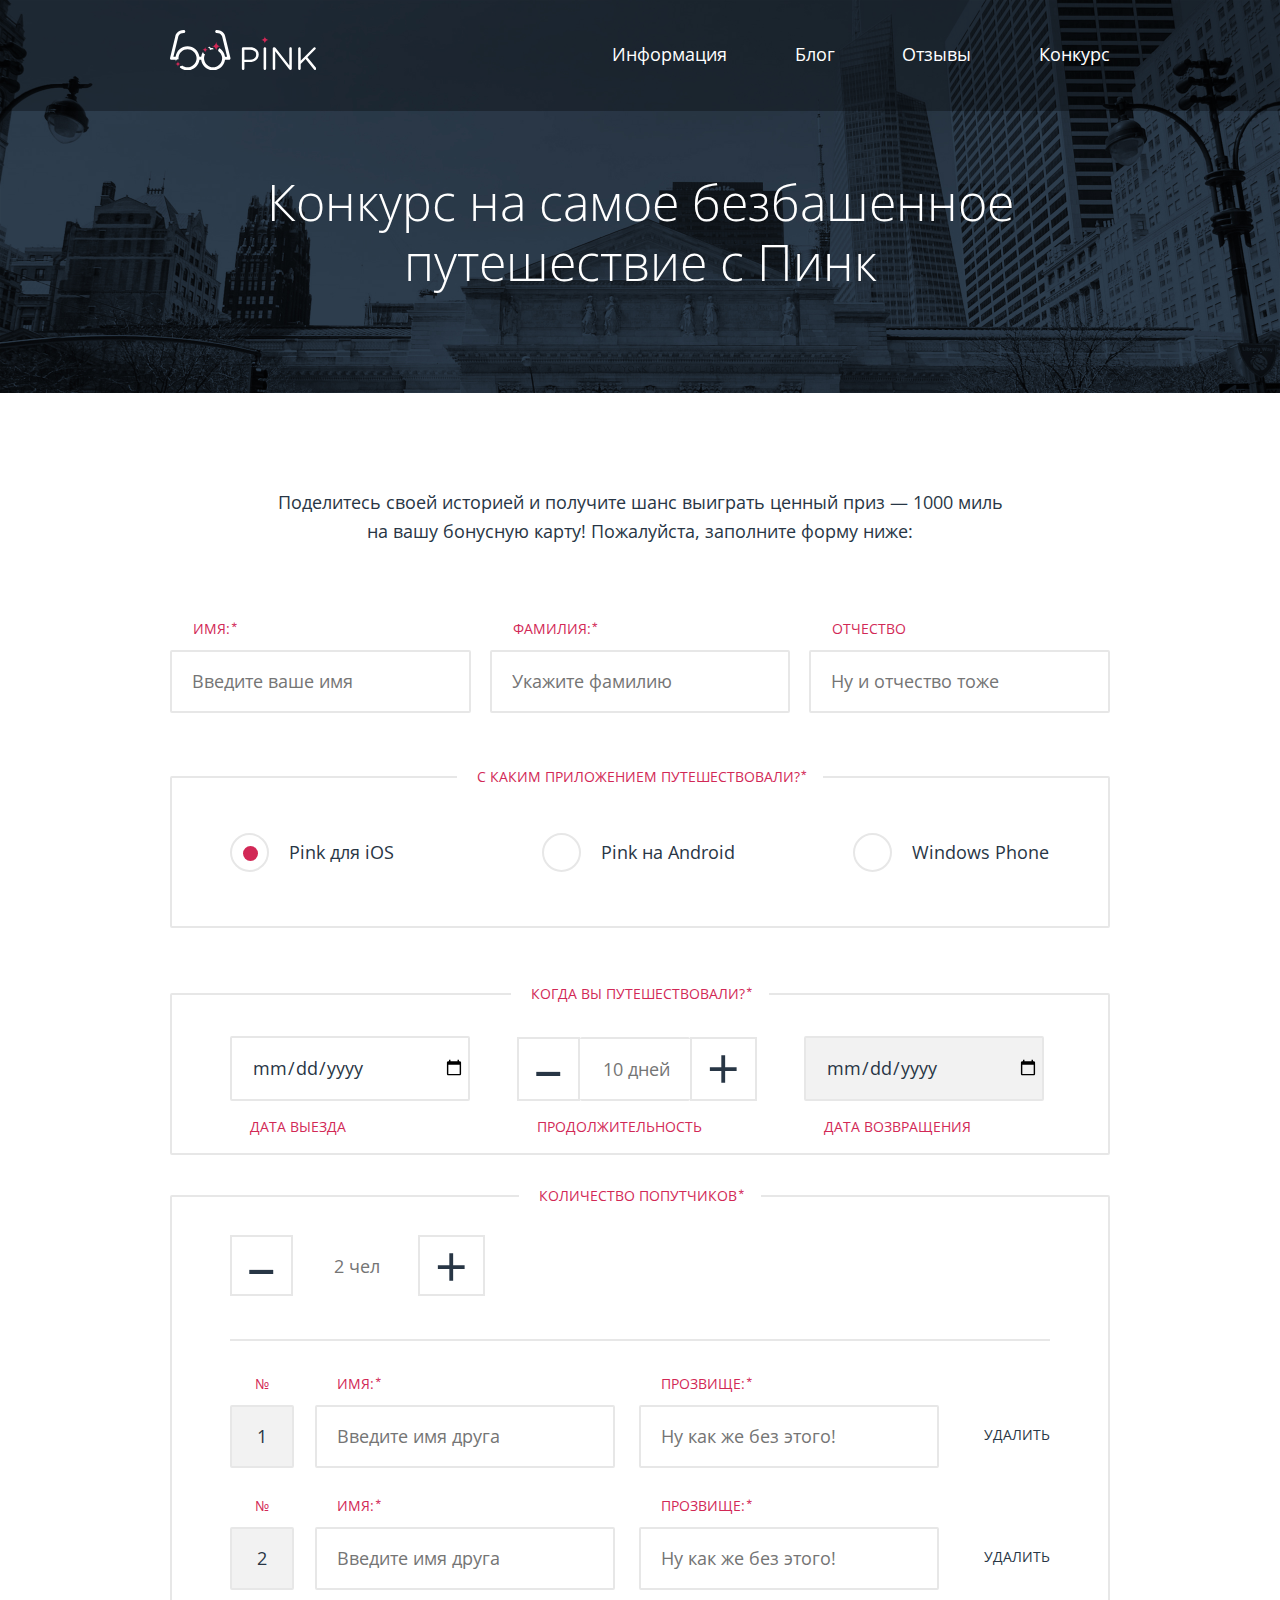
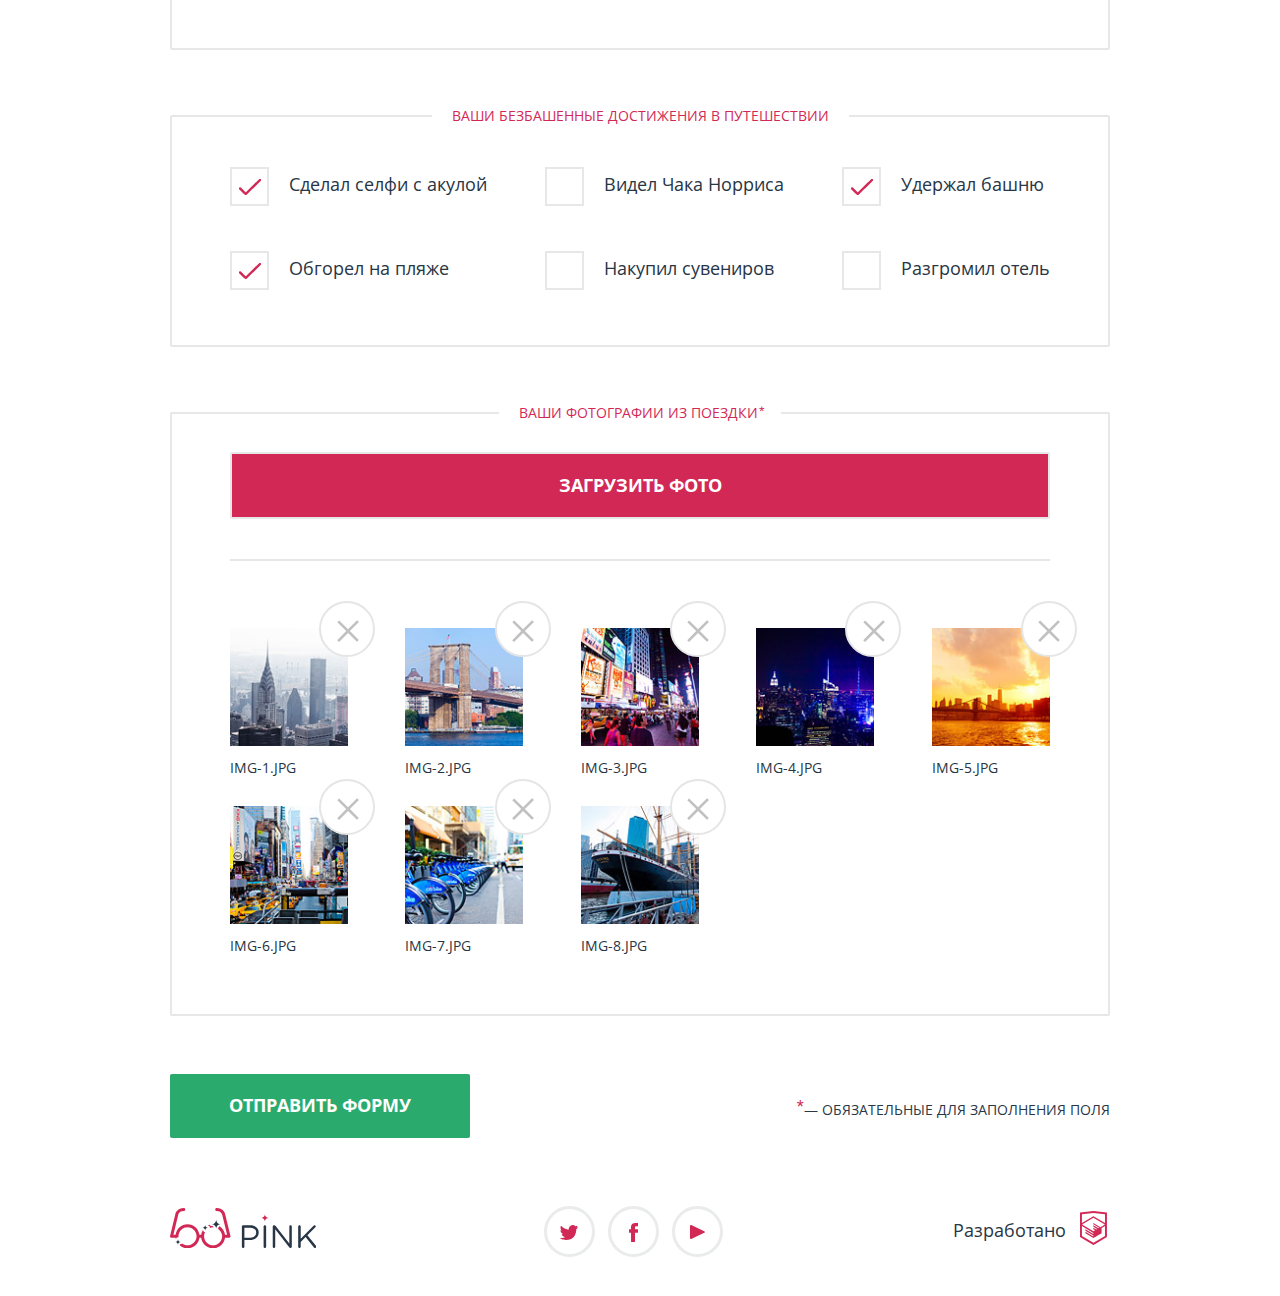
<file: pink/form.html>
<!DOCTYPE html>
<html lang="ru">
  <head>
    <meta charset="utf-8">
    <meta name="viewport" content="width=device-width, initial-scale=1">
    <title>Pink: конкурс</title>
    <link rel="stylesheet" href="css/normalize.min.css">
    <link rel="stylesheet" href="https://fonts.googleapis.com/css?family=Open+Sans:400,300,700,400italic,600&amp;subset=latin,cyrillic">
    <link rel="stylesheet" href="css/style.min.css">
  </head>
  <body>
    <header class="page-header page-header--mini">
      <div class="page-header__container">
        <a class="page-header__logo" href="index.html">
          <svg class="logo-white logo-white--mobile" width="74.426" height="22.859" viewBox="0 0 74.426 22.859" enable-background="new 0 0 74.426 22.859" xml:space="preserve">
            <g>
              <path class="logo-white__text" fill="#ffffff" d="M0,1.449c0-0.708,0.58-1.288,1.256-1.288h7.18c5.087,0,8.436,2.704,8.436,7.147v0.064 c0,4.861-4.057,7.373-8.854,7.373H2.544v6.825c0,0.708-0.58,1.288-1.288,1.288C0.58,22.859,0,22.279,0,21.571V1.449z M8.114,12.428 c3.734,0,6.182-1.996,6.182-4.958V7.405c0-3.22-2.415-4.894-6.054-4.894H2.544v9.917H8.114z"/>
              <path class="logo-white__text" fill="#ffffff" d="M21.729,1.288C21.729,0.58,22.308,0,22.983,0c0.709,0,1.288,0.58,1.288,1.288v20.283 c0,0.708-0.579,1.288-1.288,1.288c-0.676,0-1.255-0.58-1.255-1.288V1.288z"/>
              <path class="logo-white__text" fill="#ffffff" d="M30.87,1.32c0-0.676,0.579-1.256,1.256-1.256h0.354c0.58,0,0.934,0.29,1.288,0.74l13.684,17.45V1.256 C47.451,0.58,47.998,0,48.707,0c0.676,0,1.223,0.58,1.223,1.256v20.348c0,0.676-0.482,1.191-1.158,1.191h-0.129 c-0.548,0-0.934-0.322-1.32-0.772L33.349,4.153v17.45c0,0.676-0.547,1.256-1.255,1.256c-0.677,0-1.224-0.58-1.224-1.256V1.32z"/>
              <path class="logo-white__text" fill="#ffffff" d="M56.3,1.288C56.3,0.58,56.879,0,57.556,0c0.708,0,1.287,0.58,1.287,1.288v12.331L71.689,0.451 C71.979,0.193,72.269,0,72.688,0c0.676,0,1.224,0.612,1.224,1.256c0,0.354-0.161,0.644-0.419,0.901l-7.984,7.92l8.564,10.561 c0.225,0.29,0.354,0.547,0.354,0.934c0,0.676-0.579,1.288-1.287,1.288c-0.483,0-0.806-0.258-1.03-0.58l-8.403-10.463l-4.862,4.861 v4.894c0,0.708-0.579,1.288-1.287,1.288c-0.677,0-1.256-0.58-1.256-1.288V1.288z"/>
            </g>
          </svg>

          <svg class="logo-white logo-white--tablet" width="146.3" height="40.375" viewBox="0 0 146.3 40.375" enable-background="new 0 0 146.3 40.375" xml:space="preserve">
            <g>
              <path class="logo-white__text" fill="#ffffff" d="M71.874,18.661c0-0.708,0.58-1.288,1.256-1.288h7.18c5.087,0,8.436,2.704,8.436,7.147v0.064 c0,4.861-4.057,7.373-8.854,7.373h-5.474v6.825c0,0.708-0.58,1.288-1.288,1.288c-0.676,0-1.256-0.58-1.256-1.288V18.661z M79.988,29.64c3.734,0,6.182-1.996,6.182-4.958v-0.064c0-3.22-2.415-4.894-6.054-4.894h-5.698v9.917H79.988z"/>
              <path class="logo-white__text" fill="#ffffff" d="M93.603,18.5c0-0.708,0.579-1.288,1.255-1.288c0.709,0,1.288,0.58,1.288,1.288v20.283 c0,0.708-0.579,1.288-1.288,1.288c-0.676,0-1.255-0.58-1.255-1.288V18.5z"/>
              <path class="logo-white__text" fill="#ffffff" d="M102.744,18.532c0-0.676,0.579-1.256,1.256-1.256h0.354c0.58,0,0.934,0.29,1.288,0.74l13.684,17.45V18.468 c0-0.676,0.547-1.256,1.256-1.256c0.676,0,1.223,0.58,1.223,1.256v20.348c0,0.676-0.482,1.191-1.158,1.191h-0.129 c-0.548,0-0.934-0.322-1.32-0.772l-13.974-17.869v17.45c0,0.676-0.547,1.256-1.255,1.256c-0.677,0-1.224-0.58-1.224-1.256V18.532z"/>
              <path class="logo-white__text" fill="#ffffff" d="M128.174,18.5c0-0.708,0.579-1.288,1.256-1.288c0.708,0,1.287,0.58,1.287,1.288v12.331l12.847-13.168 c0.29-0.257,0.579-0.451,0.998-0.451c0.676,0,1.224,0.612,1.224,1.256c0,0.354-0.161,0.644-0.419,0.901l-7.984,7.92l8.564,10.561 c0.225,0.29,0.354,0.547,0.354,0.934c0,0.676-0.579,1.288-1.287,1.288c-0.483,0-0.806-0.258-1.03-0.58l-8.403-10.463l-4.862,4.861 v4.894c0,0.708-0.579,1.288-1.287,1.288c-0.677,0-1.256-0.58-1.256-1.288V18.5z"/>
            </g>
            <path class="logo-white__glasses" fill="#ffffff" d="M60.498,28.32c0-0.054-0.009-0.105-0.016-0.158c-0.006-0.049-0.009-0.098-0.02-0.146 c-0.002-0.009-0.001-0.017-0.003-0.025L55.287,6.651C54.926,4.303,52.694,0,46.688,0c-0.829,0-1.5,0.671-1.5,1.5s0.671,1.5,1.5,1.5 c4.856,0,5.575,3.729,5.639,4.143l4.767,19.701h-2.073c-0.742-5.927-5.802-10.531-11.927-10.531s-11.186,4.604-11.927,10.531h-1.708 c-0.742-5.927-5.802-10.531-11.927-10.531S6.346,20.917,5.604,26.844H3.407L8.146,7.291l0.028-0.148C8.197,6.973,8.802,3,13.812,3 c0.829,0,1.5-0.671,1.5-1.5S14.641,0,13.812,0C7.806,0,5.574,4.303,5.213,6.651L0.042,27.99c-0.002,0.009-0.001,0.017-0.003,0.025 c-0.011,0.049-0.014,0.098-0.02,0.146c-0.007,0.053-0.016,0.104-0.016,0.158C0.002,28.328,0,28.336,0,28.344 c0,0.035,0.008,0.068,0.01,0.103c0.004,0.058,0.007,0.115,0.017,0.171c0.009,0.046,0.023,0.091,0.036,0.136 c0.014,0.048,0.026,0.096,0.044,0.142c0.018,0.046,0.042,0.09,0.064,0.133c0.021,0.042,0.042,0.085,0.067,0.124 c0.026,0.04,0.057,0.077,0.086,0.114c0.03,0.039,0.06,0.078,0.093,0.113c0.032,0.033,0.067,0.062,0.102,0.092 c0.039,0.033,0.076,0.067,0.117,0.097c0.039,0.027,0.082,0.05,0.123,0.073c0.042,0.024,0.083,0.051,0.128,0.07 c0.049,0.021,0.101,0.037,0.152,0.054c0.036,0.012,0.068,0.028,0.105,0.037c0.008,0.002,0.015,0.001,0.023,0.003 c0.107,0.023,0.217,0.039,0.331,0.039h0.001h4.103c0.742,5.927,5.802,10.531,11.927,10.531s11.186-4.604,11.927-10.531h1.708 c0.742,5.927,5.802,10.531,11.927,10.531s11.186-4.604,11.927-10.531h3.978H59c0.114,0,0.224-0.016,0.331-0.039 c0.008-0.002,0.015-0.001,0.023-0.003c0.037-0.009,0.07-0.025,0.105-0.037c0.052-0.017,0.104-0.032,0.152-0.054 c0.045-0.02,0.086-0.046,0.128-0.07c0.042-0.023,0.084-0.046,0.123-0.073c0.042-0.029,0.079-0.063,0.117-0.097 c0.034-0.029,0.07-0.059,0.102-0.092c0.034-0.035,0.063-0.074,0.093-0.113c0.029-0.037,0.06-0.074,0.086-0.114 c0.025-0.039,0.045-0.082,0.067-0.124c0.023-0.043,0.046-0.087,0.064-0.133c0.019-0.046,0.031-0.094,0.044-0.142 c0.013-0.045,0.027-0.09,0.036-0.136c0.01-0.056,0.013-0.113,0.017-0.171c0.002-0.034,0.01-0.067,0.01-0.103 C60.5,28.336,60.498,28.328,60.498,28.32z M17.531,37.375c-4.475,0-8.181-3.259-8.896-7.531c-0.082-0.489-0.135-0.988-0.135-1.5 s0.053-1.011,0.135-1.5c0.716-4.271,4.421-7.531,8.896-7.531s8.181,3.26,8.896,7.531c0.082,0.489,0.135,0.988,0.135,1.5 s-0.053,1.011-0.135,1.5C25.712,34.116,22.006,37.375,17.531,37.375z M43.094,37.375c-4.475,0-8.181-3.259-8.896-7.531 c-0.082-0.489-0.135-0.988-0.135-1.5s0.053-1.011,0.135-1.5c0.716-4.271,4.421-7.531,8.896-7.531s8.181,3.26,8.896,7.531 c0.082,0.489,0.135,0.988,0.135,1.5s-0.053,1.011-0.135,1.5C51.274,34.116,47.569,37.375,43.094,37.375z"/>
          </svg>

          <svg class="logo-white logo-white--desktop" width="146.3" height="40.375" viewBox="0 0 146.3 40.375" enable-background="new 0 0 146.3 40.375" xml:space="preserve">
            <g>
              <path class="logo-white__text" fill="#ffffff" d="M71.874,18.661c0-0.708,0.58-1.288,1.256-1.288h7.18c5.087,0,8.436,2.704,8.436,7.147v0.064 c0,4.861-4.057,7.373-8.854,7.373h-5.474v6.825c0,0.708-0.58,1.288-1.288,1.288c-0.676,0-1.256-0.58-1.256-1.288V18.661z M79.988,29.64c3.734,0,6.182-1.996,6.182-4.958v-0.064c0-3.22-2.415-4.894-6.054-4.894h-5.698v9.917H79.988z"/>
              <path class="logo-white__text" fill="#ffffff" d="M93.603,18.5c0-0.708,0.579-1.288,1.255-1.288c0.709,0,1.288,0.58,1.288,1.288v20.283 c0,0.708-0.579,1.288-1.288,1.288c-0.676,0-1.255-0.58-1.255-1.288V18.5z"/>
              <path class="logo-white__text" fill="#ffffff" d="M102.744,18.532c0-0.676,0.579-1.256,1.256-1.256h0.354c0.58,0,0.934,0.29,1.288,0.74l13.684,17.45V18.468 c0-0.676,0.547-1.256,1.256-1.256c0.676,0,1.223,0.58,1.223,1.256v20.348c0,0.676-0.482,1.191-1.158,1.191h-0.129 c-0.548,0-0.934-0.322-1.32-0.772l-13.974-17.869v17.45c0,0.676-0.547,1.256-1.255,1.256c-0.677,0-1.224-0.58-1.224-1.256V18.532z"/>
              <path class="logo-white__text" fill="#ffffff" d="M128.174,18.5c0-0.708,0.579-1.288,1.256-1.288c0.708,0,1.287,0.58,1.287,1.288v12.331l12.847-13.168 c0.29-0.257,0.579-0.451,0.998-0.451c0.676,0,1.224,0.612,1.224,1.256c0,0.354-0.161,0.644-0.419,0.901l-7.984,7.92l8.564,10.561 c0.225,0.29,0.354,0.547,0.354,0.934c0,0.676-0.579,1.288-1.287,1.288c-0.483,0-0.806-0.258-1.03-0.58l-8.403-10.463l-4.862,4.861 v4.894c0,0.708-0.579,1.288-1.287,1.288c-0.677,0-1.256-0.58-1.256-1.288V18.5z"/>
            </g>
            <path fill="#d22856" d="M98.498,9.875c-2.002,0-3.624-1.623-3.624-3.624c0,2.001-1.622,3.624-3.624,3.624 c2.002,0,3.624,1.623,3.624,3.624C94.874,11.498,96.496,9.875,98.498,9.875z"/>
            <g>
              <path fill="#ffffff" d="M43.094,19.312c0.246,0,0.488,0.014,0.729,0.033c-0.438-0.728-1.227-1.221-2.136-1.221 c-0.877,0-1.614-0.568-1.884-1.354c-0.727,0.207-1.425,0.482-2.089,0.816c0.062,0.017,0.123,0.038,0.189,0.038c1.104,0,2,0.896,2,2 c0,0.096-0.015,0.188-0.028,0.28C40.875,19.523,41.959,19.312,43.094,19.312z"/>
              <path fill="#ffffff" d="M60.498,28.32c0-0.054-0.009-0.105-0.016-0.158c-0.006-0.049-0.009-0.098-0.02-0.146 c-0.002-0.009-0.001-0.017-0.003-0.025L55.287,6.651C54.926,4.303,52.694,0,46.688,0c-0.829,0-1.5,0.671-1.5,1.5s0.671,1.5,1.5,1.5 c4.856,0,5.575,3.729,5.639,4.143l4.767,19.701h-2.073c-0.445-3.557-2.452-6.628-5.304-8.523c-0.898,0.379-1.53,1.269-1.53,2.303 c0,0.087-0.015,0.171-0.026,0.255c1.992,1.358,3.415,3.489,3.83,5.965c0.082,0.489,0.135,0.988,0.135,1.5s-0.053,1.011-0.135,1.5 c-0.716,4.272-4.421,7.531-8.896,7.531s-8.181-3.259-8.896-7.531c-0.082-0.489-0.135-0.988-0.135-1.5s0.053-1.011,0.135-1.5 c0.147-0.879,0.427-1.711,0.808-2.484c-1.033-0.078-1.85-0.932-1.85-1.985c0-0.189-0.077-0.358-0.193-0.49 c-0.938,1.469-1.57,3.151-1.796,4.958h-1.708c-0.742-5.927-5.802-10.531-11.927-10.531S6.346,20.917,5.604,26.844H3.407 L8.146,7.291l0.028-0.148C8.197,6.973,8.802,3,13.812,3c0.829,0,1.5-0.671,1.5-1.5S14.641,0,13.812,0 C7.806,0,5.574,4.303,5.213,6.651L0.042,27.99c-0.002,0.009-0.001,0.017-0.003,0.025c-0.011,0.049-0.014,0.098-0.02,0.146 c-0.007,0.053-0.016,0.104-0.016,0.158C0.002,28.328,0,28.336,0,28.344c0,0.035,0.008,0.068,0.01,0.103 c0.004,0.058,0.007,0.115,0.017,0.171c0.009,0.046,0.023,0.091,0.036,0.136c0.014,0.048,0.026,0.096,0.044,0.142 c0.018,0.046,0.042,0.09,0.064,0.133c0.021,0.042,0.042,0.085,0.067,0.124c0.026,0.04,0.057,0.077,0.086,0.114 c0.03,0.039,0.06,0.078,0.093,0.113c0.032,0.033,0.067,0.062,0.102,0.092c0.039,0.033,0.076,0.067,0.117,0.097 c0.039,0.027,0.082,0.05,0.123,0.073c0.042,0.024,0.083,0.051,0.128,0.07c0.049,0.021,0.101,0.037,0.152,0.054 c0.036,0.012,0.068,0.028,0.105,0.037c0.008,0.002,0.015,0.001,0.023,0.003c0.107,0.023,0.217,0.039,0.331,0.039h0.001h4.103 c0.071,0.57,0.194,1.123,0.343,1.666c0.017-0.062,0.038-0.121,0.038-0.188c0-1.104,0.896-2,2-2c0.208,0,0.405,0.041,0.594,0.1 C8.534,29.068,8.5,28.71,8.5,28.344c0-0.512,0.053-1.011,0.135-1.5c0.716-4.272,4.421-7.531,8.896-7.531s8.181,3.259,8.896,7.531 c0.082,0.489,0.135,0.988,0.135,1.5s-0.053,1.011-0.135,1.5c-0.716,4.272-4.421,7.531-8.896,7.531 c-2.048,0-3.931-0.688-5.444-1.839c-0.356,0.33-0.83,0.536-1.354,0.536c-0.413,0-0.749,0.336-0.749,0.748 c0,0.265-0.054,0.516-0.147,0.747c2.086,1.747,4.765,2.808,7.694,2.808c6.125,0,11.186-4.604,11.927-10.531h1.708 c0.742,5.927,5.802,10.531,11.927,10.531s11.186-4.604,11.927-10.531h3.978H59c0.114,0,0.224-0.016,0.331-0.039 c0.008-0.002,0.015-0.001,0.023-0.003c0.037-0.009,0.07-0.025,0.105-0.037c0.052-0.017,0.104-0.032,0.152-0.054 c0.045-0.02,0.086-0.046,0.128-0.07c0.042-0.023,0.084-0.046,0.123-0.073c0.042-0.029,0.079-0.063,0.117-0.097 c0.034-0.029,0.07-0.059,0.102-0.092c0.034-0.035,0.063-0.074,0.093-0.113c0.029-0.037,0.06-0.074,0.086-0.114 c0.025-0.039,0.045-0.082,0.067-0.124c0.023-0.043,0.046-0.087,0.064-0.133c0.019-0.046,0.031-0.094,0.044-0.142 c0.013-0.045,0.027-0.09,0.036-0.136c0.01-0.056,0.013-0.113,0.017-0.171c0.002-0.034,0.01-0.067,0.01-0.103 C60.5,28.336,60.498,28.328,60.498,28.32z"/>
            </g>
            <g>
              <path fill="#d22856" d="M50.686,16.125c-2.485,0-4.499-2.014-4.499-4.499c0,2.485-2.014,4.499-4.499,4.499 c2.485,0,4.499,2.014,4.499,4.499C46.187,18.139,48.2,16.125,50.686,16.125z"/>
            </g>
            <g>
              <path fill="#d22856" d="M37.904,19.626c-1.519,0-2.749-1.23-2.749-2.749c0,1.519-1.23,2.749-2.749,2.749 c1.519,0,2.749,1.23,2.749,2.749C35.155,20.856,36.386,19.626,37.904,19.626z"/>
            </g>
            <g>
              <path fill="#d22856" d="M10.734,34.072c-1.519,0-2.749-1.23-2.749-2.75c0,1.52-1.23,2.75-2.749,2.75 c1.519,0,2.749,1.23,2.749,2.748C7.985,35.303,9.215,34.072,10.734,34.072z"/>
            </g>
          </svg>
        </a>
        <label class="toggler toggler--open" for="nav-btn"></label>
      </div>
    </header>


    <input class="nav-btn" type="checkbox" name="nav-btn" id="nav-btn">
    <header class="page-header page-header--full">
      <div class="page-header__container">
        <a class="page-header__logo" href="index.html">
          <svg class="logo-white logo-white--mobile" width="74.426" height="22.859" viewBox="0 0 74.426 22.859" enable-background="new 0 0 74.426 22.859" xml:space="preserve">
            <g>
              <path class="logo-white__text" fill="#ffffff" d="M0,1.449c0-0.708,0.58-1.288,1.256-1.288h7.18c5.087,0,8.436,2.704,8.436,7.147v0.064 c0,4.861-4.057,7.373-8.854,7.373H2.544v6.825c0,0.708-0.58,1.288-1.288,1.288C0.58,22.859,0,22.279,0,21.571V1.449z M8.114,12.428 c3.734,0,6.182-1.996,6.182-4.958V7.405c0-3.22-2.415-4.894-6.054-4.894H2.544v9.917H8.114z"/>
              <path class="logo-white__text" fill="#ffffff" d="M21.729,1.288C21.729,0.58,22.308,0,22.983,0c0.709,0,1.288,0.58,1.288,1.288v20.283 c0,0.708-0.579,1.288-1.288,1.288c-0.676,0-1.255-0.58-1.255-1.288V1.288z"/>
              <path class="logo-white__text" fill="#ffffff" d="M30.87,1.32c0-0.676,0.579-1.256,1.256-1.256h0.354c0.58,0,0.934,0.29,1.288,0.74l13.684,17.45V1.256 C47.451,0.58,47.998,0,48.707,0c0.676,0,1.223,0.58,1.223,1.256v20.348c0,0.676-0.482,1.191-1.158,1.191h-0.129 c-0.548,0-0.934-0.322-1.32-0.772L33.349,4.153v17.45c0,0.676-0.547,1.256-1.255,1.256c-0.677,0-1.224-0.58-1.224-1.256V1.32z"/>
              <path class="logo-white__text" fill="#ffffff" d="M56.3,1.288C56.3,0.58,56.879,0,57.556,0c0.708,0,1.287,0.58,1.287,1.288v12.331L71.689,0.451 C71.979,0.193,72.269,0,72.688,0c0.676,0,1.224,0.612,1.224,1.256c0,0.354-0.161,0.644-0.419,0.901l-7.984,7.92l8.564,10.561 c0.225,0.29,0.354,0.547,0.354,0.934c0,0.676-0.579,1.288-1.287,1.288c-0.483,0-0.806-0.258-1.03-0.58l-8.403-10.463l-4.862,4.861 v4.894c0,0.708-0.579,1.288-1.287,1.288c-0.677,0-1.256-0.58-1.256-1.288V1.288z"/>
            </g>
          </svg>

          <svg class="logo-white logo-white--tablet" width="146.3" height="40.375" viewBox="0 0 146.3 40.375" enable-background="new 0 0 146.3 40.375" xml:space="preserve">
            <g>
              <path class="logo-white__text" fill="#ffffff" d="M71.874,18.661c0-0.708,0.58-1.288,1.256-1.288h7.18c5.087,0,8.436,2.704,8.436,7.147v0.064 c0,4.861-4.057,7.373-8.854,7.373h-5.474v6.825c0,0.708-0.58,1.288-1.288,1.288c-0.676,0-1.256-0.58-1.256-1.288V18.661z M79.988,29.64c3.734,0,6.182-1.996,6.182-4.958v-0.064c0-3.22-2.415-4.894-6.054-4.894h-5.698v9.917H79.988z"/>
              <path class="logo-white__text" fill="#ffffff" d="M93.603,18.5c0-0.708,0.579-1.288,1.255-1.288c0.709,0,1.288,0.58,1.288,1.288v20.283 c0,0.708-0.579,1.288-1.288,1.288c-0.676,0-1.255-0.58-1.255-1.288V18.5z"/>
              <path class="logo-white__text" fill="#ffffff" d="M102.744,18.532c0-0.676,0.579-1.256,1.256-1.256h0.354c0.58,0,0.934,0.29,1.288,0.74l13.684,17.45V18.468 c0-0.676,0.547-1.256,1.256-1.256c0.676,0,1.223,0.58,1.223,1.256v20.348c0,0.676-0.482,1.191-1.158,1.191h-0.129 c-0.548,0-0.934-0.322-1.32-0.772l-13.974-17.869v17.45c0,0.676-0.547,1.256-1.255,1.256c-0.677,0-1.224-0.58-1.224-1.256V18.532z"/>
              <path class="logo-white__text" fill="#ffffff" d="M128.174,18.5c0-0.708,0.579-1.288,1.256-1.288c0.708,0,1.287,0.58,1.287,1.288v12.331l12.847-13.168 c0.29-0.257,0.579-0.451,0.998-0.451c0.676,0,1.224,0.612,1.224,1.256c0,0.354-0.161,0.644-0.419,0.901l-7.984,7.92l8.564,10.561 c0.225,0.29,0.354,0.547,0.354,0.934c0,0.676-0.579,1.288-1.287,1.288c-0.483,0-0.806-0.258-1.03-0.58l-8.403-10.463l-4.862,4.861 v4.894c0,0.708-0.579,1.288-1.287,1.288c-0.677,0-1.256-0.58-1.256-1.288V18.5z"/>
            </g>
            <path class="logo-white__glasses" fill="#ffffff" d="M60.498,28.32c0-0.054-0.009-0.105-0.016-0.158c-0.006-0.049-0.009-0.098-0.02-0.146 c-0.002-0.009-0.001-0.017-0.003-0.025L55.287,6.651C54.926,4.303,52.694,0,46.688,0c-0.829,0-1.5,0.671-1.5,1.5s0.671,1.5,1.5,1.5 c4.856,0,5.575,3.729,5.639,4.143l4.767,19.701h-2.073c-0.742-5.927-5.802-10.531-11.927-10.531s-11.186,4.604-11.927,10.531h-1.708 c-0.742-5.927-5.802-10.531-11.927-10.531S6.346,20.917,5.604,26.844H3.407L8.146,7.291l0.028-0.148C8.197,6.973,8.802,3,13.812,3 c0.829,0,1.5-0.671,1.5-1.5S14.641,0,13.812,0C7.806,0,5.574,4.303,5.213,6.651L0.042,27.99c-0.002,0.009-0.001,0.017-0.003,0.025 c-0.011,0.049-0.014,0.098-0.02,0.146c-0.007,0.053-0.016,0.104-0.016,0.158C0.002,28.328,0,28.336,0,28.344 c0,0.035,0.008,0.068,0.01,0.103c0.004,0.058,0.007,0.115,0.017,0.171c0.009,0.046,0.023,0.091,0.036,0.136 c0.014,0.048,0.026,0.096,0.044,0.142c0.018,0.046,0.042,0.09,0.064,0.133c0.021,0.042,0.042,0.085,0.067,0.124 c0.026,0.04,0.057,0.077,0.086,0.114c0.03,0.039,0.06,0.078,0.093,0.113c0.032,0.033,0.067,0.062,0.102,0.092 c0.039,0.033,0.076,0.067,0.117,0.097c0.039,0.027,0.082,0.05,0.123,0.073c0.042,0.024,0.083,0.051,0.128,0.07 c0.049,0.021,0.101,0.037,0.152,0.054c0.036,0.012,0.068,0.028,0.105,0.037c0.008,0.002,0.015,0.001,0.023,0.003 c0.107,0.023,0.217,0.039,0.331,0.039h0.001h4.103c0.742,5.927,5.802,10.531,11.927,10.531s11.186-4.604,11.927-10.531h1.708 c0.742,5.927,5.802,10.531,11.927,10.531s11.186-4.604,11.927-10.531h3.978H59c0.114,0,0.224-0.016,0.331-0.039 c0.008-0.002,0.015-0.001,0.023-0.003c0.037-0.009,0.07-0.025,0.105-0.037c0.052-0.017,0.104-0.032,0.152-0.054 c0.045-0.02,0.086-0.046,0.128-0.07c0.042-0.023,0.084-0.046,0.123-0.073c0.042-0.029,0.079-0.063,0.117-0.097 c0.034-0.029,0.07-0.059,0.102-0.092c0.034-0.035,0.063-0.074,0.093-0.113c0.029-0.037,0.06-0.074,0.086-0.114 c0.025-0.039,0.045-0.082,0.067-0.124c0.023-0.043,0.046-0.087,0.064-0.133c0.019-0.046,0.031-0.094,0.044-0.142 c0.013-0.045,0.027-0.09,0.036-0.136c0.01-0.056,0.013-0.113,0.017-0.171c0.002-0.034,0.01-0.067,0.01-0.103 C60.5,28.336,60.498,28.328,60.498,28.32z M17.531,37.375c-4.475,0-8.181-3.259-8.896-7.531c-0.082-0.489-0.135-0.988-0.135-1.5 s0.053-1.011,0.135-1.5c0.716-4.271,4.421-7.531,8.896-7.531s8.181,3.26,8.896,7.531c0.082,0.489,0.135,0.988,0.135,1.5 s-0.053,1.011-0.135,1.5C25.712,34.116,22.006,37.375,17.531,37.375z M43.094,37.375c-4.475,0-8.181-3.259-8.896-7.531 c-0.082-0.489-0.135-0.988-0.135-1.5s0.053-1.011,0.135-1.5c0.716-4.271,4.421-7.531,8.896-7.531s8.181,3.26,8.896,7.531 c0.082,0.489,0.135,0.988,0.135,1.5s-0.053,1.011-0.135,1.5C51.274,34.116,47.569,37.375,43.094,37.375z"/>
          </svg>

          <svg class="logo-white logo-white--desktop" width="146.3" height="40.375" viewBox="0 0 146.3 40.375" enable-background="new 0 0 146.3 40.375" xml:space="preserve">
            <g>
              <path class="logo-white__text" fill="#ffffff" d="M71.874,18.661c0-0.708,0.58-1.288,1.256-1.288h7.18c5.087,0,8.436,2.704,8.436,7.147v0.064 c0,4.861-4.057,7.373-8.854,7.373h-5.474v6.825c0,0.708-0.58,1.288-1.288,1.288c-0.676,0-1.256-0.58-1.256-1.288V18.661z M79.988,29.64c3.734,0,6.182-1.996,6.182-4.958v-0.064c0-3.22-2.415-4.894-6.054-4.894h-5.698v9.917H79.988z"/>
              <path class="logo-white__text" fill="#ffffff" d="M93.603,18.5c0-0.708,0.579-1.288,1.255-1.288c0.709,0,1.288,0.58,1.288,1.288v20.283 c0,0.708-0.579,1.288-1.288,1.288c-0.676,0-1.255-0.58-1.255-1.288V18.5z"/>
              <path class="logo-white__text" fill="#ffffff" d="M102.744,18.532c0-0.676,0.579-1.256,1.256-1.256h0.354c0.58,0,0.934,0.29,1.288,0.74l13.684,17.45V18.468 c0-0.676,0.547-1.256,1.256-1.256c0.676,0,1.223,0.58,1.223,1.256v20.348c0,0.676-0.482,1.191-1.158,1.191h-0.129 c-0.548,0-0.934-0.322-1.32-0.772l-13.974-17.869v17.45c0,0.676-0.547,1.256-1.255,1.256c-0.677,0-1.224-0.58-1.224-1.256V18.532z"/>
              <path class="logo-white__text" fill="#ffffff" d="M128.174,18.5c0-0.708,0.579-1.288,1.256-1.288c0.708,0,1.287,0.58,1.287,1.288v12.331l12.847-13.168 c0.29-0.257,0.579-0.451,0.998-0.451c0.676,0,1.224,0.612,1.224,1.256c0,0.354-0.161,0.644-0.419,0.901l-7.984,7.92l8.564,10.561 c0.225,0.29,0.354,0.547,0.354,0.934c0,0.676-0.579,1.288-1.287,1.288c-0.483,0-0.806-0.258-1.03-0.58l-8.403-10.463l-4.862,4.861 v4.894c0,0.708-0.579,1.288-1.287,1.288c-0.677,0-1.256-0.58-1.256-1.288V18.5z"/>
            </g>
            <path fill="#d22856" d="M98.498,9.875c-2.002,0-3.624-1.623-3.624-3.624c0,2.001-1.622,3.624-3.624,3.624 c2.002,0,3.624,1.623,3.624,3.624C94.874,11.498,96.496,9.875,98.498,9.875z"/>
            <g>
              <path fill="#ffffff" d="M43.094,19.312c0.246,0,0.488,0.014,0.729,0.033c-0.438-0.728-1.227-1.221-2.136-1.221 c-0.877,0-1.614-0.568-1.884-1.354c-0.727,0.207-1.425,0.482-2.089,0.816c0.062,0.017,0.123,0.038,0.189,0.038c1.104,0,2,0.896,2,2 c0,0.096-0.015,0.188-0.028,0.28C40.875,19.523,41.959,19.312,43.094,19.312z"/>
              <path fill="#ffffff" d="M60.498,28.32c0-0.054-0.009-0.105-0.016-0.158c-0.006-0.049-0.009-0.098-0.02-0.146 c-0.002-0.009-0.001-0.017-0.003-0.025L55.287,6.651C54.926,4.303,52.694,0,46.688,0c-0.829,0-1.5,0.671-1.5,1.5s0.671,1.5,1.5,1.5 c4.856,0,5.575,3.729,5.639,4.143l4.767,19.701h-2.073c-0.445-3.557-2.452-6.628-5.304-8.523c-0.898,0.379-1.53,1.269-1.53,2.303 c0,0.087-0.015,0.171-0.026,0.255c1.992,1.358,3.415,3.489,3.83,5.965c0.082,0.489,0.135,0.988,0.135,1.5s-0.053,1.011-0.135,1.5 c-0.716,4.272-4.421,7.531-8.896,7.531s-8.181-3.259-8.896-7.531c-0.082-0.489-0.135-0.988-0.135-1.5s0.053-1.011,0.135-1.5 c0.147-0.879,0.427-1.711,0.808-2.484c-1.033-0.078-1.85-0.932-1.85-1.985c0-0.189-0.077-0.358-0.193-0.49 c-0.938,1.469-1.57,3.151-1.796,4.958h-1.708c-0.742-5.927-5.802-10.531-11.927-10.531S6.346,20.917,5.604,26.844H3.407 L8.146,7.291l0.028-0.148C8.197,6.973,8.802,3,13.812,3c0.829,0,1.5-0.671,1.5-1.5S14.641,0,13.812,0 C7.806,0,5.574,4.303,5.213,6.651L0.042,27.99c-0.002,0.009-0.001,0.017-0.003,0.025c-0.011,0.049-0.014,0.098-0.02,0.146 c-0.007,0.053-0.016,0.104-0.016,0.158C0.002,28.328,0,28.336,0,28.344c0,0.035,0.008,0.068,0.01,0.103 c0.004,0.058,0.007,0.115,0.017,0.171c0.009,0.046,0.023,0.091,0.036,0.136c0.014,0.048,0.026,0.096,0.044,0.142 c0.018,0.046,0.042,0.09,0.064,0.133c0.021,0.042,0.042,0.085,0.067,0.124c0.026,0.04,0.057,0.077,0.086,0.114 c0.03,0.039,0.06,0.078,0.093,0.113c0.032,0.033,0.067,0.062,0.102,0.092c0.039,0.033,0.076,0.067,0.117,0.097 c0.039,0.027,0.082,0.05,0.123,0.073c0.042,0.024,0.083,0.051,0.128,0.07c0.049,0.021,0.101,0.037,0.152,0.054 c0.036,0.012,0.068,0.028,0.105,0.037c0.008,0.002,0.015,0.001,0.023,0.003c0.107,0.023,0.217,0.039,0.331,0.039h0.001h4.103 c0.071,0.57,0.194,1.123,0.343,1.666c0.017-0.062,0.038-0.121,0.038-0.188c0-1.104,0.896-2,2-2c0.208,0,0.405,0.041,0.594,0.1 C8.534,29.068,8.5,28.71,8.5,28.344c0-0.512,0.053-1.011,0.135-1.5c0.716-4.272,4.421-7.531,8.896-7.531s8.181,3.259,8.896,7.531 c0.082,0.489,0.135,0.988,0.135,1.5s-0.053,1.011-0.135,1.5c-0.716,4.272-4.421,7.531-8.896,7.531 c-2.048,0-3.931-0.688-5.444-1.839c-0.356,0.33-0.83,0.536-1.354,0.536c-0.413,0-0.749,0.336-0.749,0.748 c0,0.265-0.054,0.516-0.147,0.747c2.086,1.747,4.765,2.808,7.694,2.808c6.125,0,11.186-4.604,11.927-10.531h1.708 c0.742,5.927,5.802,10.531,11.927,10.531s11.186-4.604,11.927-10.531h3.978H59c0.114,0,0.224-0.016,0.331-0.039 c0.008-0.002,0.015-0.001,0.023-0.003c0.037-0.009,0.07-0.025,0.105-0.037c0.052-0.017,0.104-0.032,0.152-0.054 c0.045-0.02,0.086-0.046,0.128-0.07c0.042-0.023,0.084-0.046,0.123-0.073c0.042-0.029,0.079-0.063,0.117-0.097 c0.034-0.029,0.07-0.059,0.102-0.092c0.034-0.035,0.063-0.074,0.093-0.113c0.029-0.037,0.06-0.074,0.086-0.114 c0.025-0.039,0.045-0.082,0.067-0.124c0.023-0.043,0.046-0.087,0.064-0.133c0.019-0.046,0.031-0.094,0.044-0.142 c0.013-0.045,0.027-0.09,0.036-0.136c0.01-0.056,0.013-0.113,0.017-0.171c0.002-0.034,0.01-0.067,0.01-0.103 C60.5,28.336,60.498,28.328,60.498,28.32z"/>
            </g>
            <g>
              <path fill="#d22856" d="M50.686,16.125c-2.485,0-4.499-2.014-4.499-4.499c0,2.485-2.014,4.499-4.499,4.499 c2.485,0,4.499,2.014,4.499,4.499C46.187,18.139,48.2,16.125,50.686,16.125z"/>
            </g>
            <g>
              <path fill="#d22856" d="M37.904,19.626c-1.519,0-2.749-1.23-2.749-2.749c0,1.519-1.23,2.749-2.749,2.749 c1.519,0,2.749,1.23,2.749,2.749C35.155,20.856,36.386,19.626,37.904,19.626z"/>
            </g>
            <g>
              <path fill="#d22856" d="M10.734,34.072c-1.519,0-2.749-1.23-2.749-2.75c0,1.52-1.23,2.75-2.749,2.75 c1.519,0,2.749,1.23,2.749,2.748C7.985,35.303,9.215,34.072,10.734,34.072z"/>
            </g>
          </svg>
        </a>
        <label class="toggler toggler--close" for="nav-btn">&#215;</label>
        <nav class="navigation">
          <ul class="navigation__list">
            <li class="navigation__item">
              <a class="navigation__link navigation__link--active" href="index.html">Информация</a>
            </li>
            <li class="navigation__item">
              <a class="navigation__link" href="blog.html">Блог</a>
            </li>
            <li class="navigation__item">
              <a class="navigation__link" href="post.html">Отзывы</a>
            </li>
            <li class="navigation__item">
              <a class="navigation__link" href="form.html">Конкурс</a>
            </li>
          </ul>
        </nav>
      </div>
    </header>


    <section class="page-title page-title--inner">
      <div class="page-title__container page-title__inner-container">
        <h1 class="page-title__heading page-title__heading--inner page-title__heading--form">Конкурс на&nbsp;самое безбашенное путешествие с&nbsp;Пинк</h1>
      </div>
    </section>


    <form class="form" action="/echo" enctype="multipart/form-data" method="post">
      <div class="form__container">
        <p class="form__description">Поделитесь своей историей и&nbsp;получите шанс выиграть ценный приз&nbsp;&mdash; 1000 миль на&nbsp;вашу бонусную карту! <span class="form__description--full">Пожалуйста, заполните форму ниже:</span></p>
        <section class="form-section form-section--white form-section--name">
          <div class="form__group">
            <label class="form__title form__title--name" for="name">Имя: &#8432;</label>
            <input class="form__input" type="text" name="name" id="name" placeholder="Введите ваше имя" required>
          </div>
          <div class="form__group">
            <label class="form__title form__title--name" for="surname">Фамилия: &#8432;</label>
            <input class="form__input" type="text" name="surname" id="surname" placeholder="Укажите фамилию" required>
          </div>
          <div class="form__group">
            <label class="form__title form__title--name" for="patronymic">Отчество</label>
            <input class="form__input" type="text" name="patronymic" id="patronymic" placeholder="Ну и отчество тоже">
          </div>
        </section>
      </div>

      <section class="form-section form-section--grey">
        <div class="form__container">
          <fieldset class="form__fieldset">
            <legend class="form__title form__title--legend">С&nbsp;каким приложением путешествовали? &#8432;</legend>
            <ul class="user-platform">
              <li class="user-platform__item">
                <input class="form__input form__input--radio" type="radio" name="platform" value="Pink для iOS" id="iOS" checked><label class="user-platform__title" for="iOS">Pink для iOS</label>
              </li>
              <li class="user-platform__item">
                <input class="form__input form__input--radio" type="radio" name="platform" value="Pink на Android" id="Android"><label class="user-platform__title" for="Android">Pink на&nbsp;Android</label>
              </li>
              <li class="user-platform__item">
                <input class="form__input form__input--radio" type="radio" name="platform" value="Windows Phone" id="Windows"><label class="user-platform__title" for="Windows">Windows Phone</label>
              </li>
            </ul>
          </fieldset>
        </div>
      </section>

      <section class="form-section form-section--white form-section--date">
        <div class="form__container">
          <fieldset class="form__fieldset form__fieldset--date">
            <legend class="form__title form__title--general form__title--legend">Когда вы&nbsp;путешествовали? &#8432;</legend>

            <div class="form__group form__group--date">
              <input class="form__input form__input--date" type="date" name="arrival-date" id="arrival-date" placeholder="1 апреля 2015" required>
              <label class="form__title form__title--date" for="arrival-date">Дата выезда</label>
            </div>

            <div class="form__group form__group--date">
              <div class="field-range field-range--duration">
                <a class="field-range__control field-range__control--menus" href="">&ndash;</a>
                <input class="form__input form__input--number" type="number" name="duration" id="duration" placeholder ="10 дней" min="1" required>
                <a class="field-range__control field-range__control--plus" href="">+</a>
              </div>
              <label class="form__title form__title--date" for="duration">Продолжительность</label>
            </div>

            <div class="form__group form__group--date">
              <input class="form__input form__input--date form__input--leaving-date" type="date" name="leaving-date" id="leaving-date" placeholder="1 апреля 2015" required>
              <label class="form__title form__title--date" for="leaving-date">Дата возвращения</label>
            </div>
          </fieldset>
        </div>
      </section>

      <section class="form-section form-section--grey">
        <div class="form__container">
        <fieldset class="form__fieldset form__fieldset--companions">
            <legend class="form__title form__title--legend form__title--companions">Количество попутчиков &#8432;</legend>
            <div class="field-range field-range--companions">
              <a class="field-range__control field-range__control--menus" href="">&ndash;</a>
              <input class="form__input form__input--number" type="number" name="companions-number" id="companions-number" placeholder ="2 чел" min="0" required>
              <a class="field-range__control field-range__control--plus" href="">+</a>
            </div>
            <div class="companions">
              <div class="companion-item">
                <div class="item-number">
                  <div class="form__title">&#8470;</div>
                  <div class="item-number__number">1</div>
                </div>
                <div class="companion-info">
                  <div class="form__group  form__group--companions">
                    <label class="form__title form__title--companion-info" for="companion-name">Имя: &#8432;</label>
                    <input class="form__input form__input--companions" type="text" name="companion-name" id="companion-name" placeholder="Введите имя друга" required>
                  </div>
                  <div class="form__group form__group--companions">
                    <label class="form__title form__title--companion-info" for="companion-nickname">Прозвище: &#8432;</label>
                    <input class="form__input form__input--companions" type="text" name="companion-nickname" id="companion-nickname" placeholder="Ну как же без этого!">
                  </div>
                  <a class="form__title companion-info__delete" href="">Удалить</a>
                </div>
              </div>
              <div class="companion-item">
                <div class="item-number">
                  <div class="form__title">&#8470;</div>
                  <div class="item-number__number">2</div>
                </div>
                <div class="companion-info">
                  <div class="form__group form__group--companions">
                    <label class="form__title form__title--companion-info" for="companion-name">Имя: &#8432;</label>
                    <input class="form__input form__input--companions" type="text" name="companion-name" id="companion-name" placeholder="Введите имя друга" required>
                  </div>
                  <div class="form__group form__group--companions">
                    <label class="form__title form__title--companion-info" for="companion-nickname">Прозвище: &#8432;</label>
                    <input class="form__input form__input--companions" type="text" name="companion-nickname" id="companion-nickname" placeholder="Ну как же без этого!">
                  </div>
                  <a class="form__title companion-info__delete" href="">Удалить</a>
                </div>
              </div>
            </div>
          </fieldset>
        </div>
      </section>

      <section class="form-section form-section--white">
        <div class="form__container">
          <fieldset class="form__fieldset form__fieldset">
            <legend class="form__title form__title--achievement form__title--legend">Ваши безбашенные достижения в&nbsp;путешествии</legend>
            <ul class="achievement">
              <div class="form__group form__group--achievement">
                <li>
                  <input class="form__input form__input--checkbox" type="checkbox" name="shark" id="shark" checked>
                  <label class="achievement__item" for="shark">Сделал селфи с&nbsp;акулой</label>
                </li>
                <li>
                  <input class="form__input form__input--checkbox" type="checkbox" name="sunburn" id="sunburn" checked>
                  <label class="achievement__item" for="sunburn">Обгорел на&nbsp;пляже</label>
                </li>
              </div>
              <div class="form__group form__group--achievement">
                <li>
                  <input class="form__input form__input--checkbox" type="checkbox" name="chuck" id="chuck">
                  <label class="achievement__item" for="chuck">Видел Чака Норриса</label>
                </li>
                <li>
                  <input class="form__input form__input--checkbox" type="checkbox" name="souvenirs" id="souvenirs">
                  <label class="achievement__item" for="souvenirs">Накупил сувениров</label>
                </li>
              </div>
              <div class="form__group form__group--achievement">
                <li>
                  <input class="form__input form__input--checkbox" type="checkbox" name="tower" id="tower" checked>
                  <label class="achievement__item" for="tower">Удержал башню</label>
                </li>
                <li>
                  <input class="form__input form__input--checkbox" type="checkbox" name="hotel" id="hotel">
                  <label class="achievement__item" for="hotel">Разгромил отель</label>
                </li>
              </div>
            </ul>
          </fieldset>
        </div>
      </section>

      <section class="form-section form-section--grey form-section--photo">
        <div class="form__container">
          <fieldset class="form__fieldset">
            <legend class="form__title form__title--photo form__title--legend">Ваши фотографии из&nbsp;поездки &#8432;</legend>
            <input class="form__input form__input--file" type="file" name="upload-photo" id="upload-photo" multiple accept="image/*,image/jpeg">
            <label class="btn btn--upload" for="upload-photo">Загрузить фото</label>
            <div class="uploaded-photo">
              <div class="uploaded-photo__preview">
                <a class="uploaded-photo__delete" href=""></a>
                <img src="pictures/uploaded-photo1.jpg">
                <div class="uploaded-photo__caption">img-1.jpg</div>
              </div>
              <div class="uploaded-photo__preview">
                <a class="uploaded-photo__delete" href=""></a>
                <img src="pictures/uploaded-photo2.jpg">
                <div class="uploaded-photo__caption">img-2.jpg</div>
              </div>
              <div class="uploaded-photo__preview">
                <a class="uploaded-photo__delete" href=""></a>
                <img src="pictures/uploaded-photo3.jpg">
                <div class="uploaded-photo__caption">img-3.jpg</div>
              </div>
              <div class="uploaded-photo__preview">
                <a class="uploaded-photo__delete" href=""></a>
                <img src="pictures/uploaded-photo4.jpg">
                <div class="uploaded-photo__caption">img-4.jpg</div>
              </div>
              <div class="uploaded-photo__preview">
                <a class="uploaded-photo__delete" href=""></a>
                <img src="pictures/uploaded-photo5.jpg">
                <div class="uploaded-photo__caption">img-5.jpg</div>
              </div>
              <div class="uploaded-photo__preview">
                <a class="uploaded-photo__delete" href=""></a>
                <img src="pictures/uploaded-photo6.jpg">
                <div class="uploaded-photo__caption">img-6.jpg</div>
              </div>
              <div class="uploaded-photo__preview">
                <a class="uploaded-photo__delete" href=""></a>
                <img src="pictures/uploaded-photo7.jpg">
                <div class="uploaded-photo__caption">img-7.jpg</div>
              </div>
              <div class="uploaded-photo__preview">
                <a class="uploaded-photo__delete" href=""></a>
                <img src="pictures/uploaded-photo8.jpg">
                <div class="uploaded-photo__caption">img-8.jpg</div>
              </div>
            </div>
          </fieldset>
        </div>
      </section>

      <div class="form__container">
        <button class="btn btn--green" type="submit">Отправить форму</button>
        <div class="form-correction"><span class="form-correction__symbol">&#8432;</span> &mdash; обязательные <span class="form-correction__full-text">для заполнения </span>поля</div>
      </div>
    </form>


    <div class="popup popup--success">
      <div class="form__container">
        <h2 class="popup__title">Ваша заявка отправлена</h2>
        <p class="popup__text">Спасибо за&nbsp;ваше участие, ваша заявка уже поступила к&nbsp;нам. В&nbsp;ближайшее время мы&nbsp;рассмотрим её&nbsp;и оповестим вас.</p>
      </div>
      <div class="form-section form-section--grey">
        <div class="form__container">
          <a class="btn btn--green" href="">Закрыть окно</a>
        </div>
      </div>
    </div>

    <div class="popup popup--fail">
      <div class="form__container">
        <h2 class="popup__title">Что-то пошло не&nbsp;так!</h2>
        <p class="popup__text">Проверьте поля, выделенные красным. Скорее всего, вы&nbsp;забыли их&nbsp;заполнить</p>
        <a class="btn btn--green" href="">Ок</a>
      </div>
    </div>


    <footer class="page-footer">
      <div class="page-footer__container">
        <a class="page-footer__logo" href="index.html">
          <svg class="logo-blue logo-blue--tablet" width="146.3" height="40.375" viewBox="0 0 146.3 40.375" enable-background="new 0 0 146.3 40.375" xml:space="preserve">
            <g>
              <path class="logo-blue__text" fill="#283645" d="M71.874,18.661c0-0.708,0.58-1.288,1.256-1.288h7.18c5.087,0,8.436,2.704,8.436,7.147v0.064 c0,4.861-4.057,7.373-8.854,7.373h-5.474v6.825c0,0.708-0.58,1.288-1.288,1.288c-0.676,0-1.256-0.58-1.256-1.288V18.661z M79.988,29.64c3.734,0,6.182-1.996,6.182-4.958v-0.064c0-3.22-2.415-4.894-6.054-4.894h-5.698v9.917H79.988z"/>
              <path class="logo-blue__text" fill="#283645" d="M93.603,18.5c0-0.708,0.579-1.288,1.255-1.288c0.709,0,1.288,0.58,1.288,1.288v20.283 c0,0.708-0.579,1.288-1.288,1.288c-0.676,0-1.255-0.58-1.255-1.288V18.5z"/>
              <path class="logo-blue__text" fill="#283645" d="M102.744,18.532c0-0.676,0.579-1.256,1.256-1.256h0.354c0.58,0,0.934,0.29,1.288,0.74l13.684,17.45V18.468 c0-0.676,0.547-1.256,1.256-1.256c0.676,0,1.223,0.58,1.223,1.256v20.348c0,0.676-0.482,1.191-1.158,1.191h-0.129 c-0.548,0-0.934-0.322-1.32-0.772l-13.974-17.869v17.45c0,0.676-0.547,1.256-1.255,1.256c-0.677,0-1.224-0.58-1.224-1.256V18.532z"/>
              <path class="logo-blue__text" fill="#283645" d="M128.174,18.5c0-0.708,0.579-1.288,1.256-1.288c0.708,0,1.287,0.58,1.287,1.288v12.331l12.847-13.168 c0.29-0.257,0.579-0.451,0.998-0.451c0.676,0,1.224,0.612,1.224,1.256c0,0.354-0.161,0.644-0.419,0.901l-7.984,7.92l8.564,10.561 c0.225,0.29,0.354,0.547,0.354,0.934c0,0.676-0.579,1.288-1.287,1.288c-0.483,0-0.806-0.258-1.03-0.58l-8.403-10.463l-4.862,4.861 v4.894c0,0.708-0.579,1.288-1.287,1.288c-0.677,0-1.256-0.58-1.256-1.288V18.5z"/>
            </g>
            <path class="logo-blue__glasses" fill="#D22856" d="M60.498,28.32c0-0.054-0.009-0.105-0.016-0.158c-0.006-0.049-0.009-0.098-0.02-0.146 c-0.002-0.009-0.001-0.017-0.003-0.025L55.287,6.651C54.926,4.303,52.694,0,46.688,0c-0.829,0-1.5,0.671-1.5,1.5s0.671,1.5,1.5,1.5 c4.856,0,5.575,3.729,5.639,4.143l4.767,19.701h-2.073c-0.742-5.927-5.802-10.531-11.927-10.531s-11.186,4.604-11.927,10.531h-1.708 c-0.742-5.927-5.802-10.531-11.927-10.531S6.346,20.917,5.604,26.844H3.407L8.146,7.291l0.028-0.148C8.197,6.973,8.802,3,13.812,3 c0.829,0,1.5-0.671,1.5-1.5S14.641,0,13.812,0C7.806,0,5.574,4.303,5.213,6.651L0.042,27.99c-0.002,0.009-0.001,0.017-0.003,0.025 c-0.011,0.049-0.014,0.098-0.02,0.146c-0.007,0.053-0.016,0.104-0.016,0.158C0.002,28.328,0,28.336,0,28.344 c0,0.035,0.008,0.068,0.01,0.103c0.004,0.058,0.007,0.115,0.017,0.171c0.009,0.046,0.023,0.091,0.036,0.136 c0.014,0.048,0.026,0.096,0.044,0.142c0.018,0.046,0.042,0.09,0.064,0.133c0.021,0.042,0.042,0.085,0.067,0.124 c0.026,0.04,0.057,0.077,0.086,0.114c0.03,0.039,0.06,0.078,0.093,0.113c0.032,0.033,0.067,0.062,0.102,0.092 c0.039,0.033,0.076,0.067,0.117,0.097c0.039,0.027,0.082,0.05,0.123,0.073c0.042,0.024,0.083,0.051,0.128,0.07 c0.049,0.021,0.101,0.037,0.152,0.054c0.036,0.012,0.068,0.028,0.105,0.037c0.008,0.002,0.015,0.001,0.023,0.003 c0.107,0.023,0.217,0.039,0.331,0.039h0.001h4.103c0.742,5.927,5.802,10.531,11.927,10.531s11.186-4.604,11.927-10.531h1.708 c0.742,5.927,5.802,10.531,11.927,10.531s11.186-4.604,11.927-10.531h3.978H59c0.114,0,0.224-0.016,0.331-0.039 c0.008-0.002,0.015-0.001,0.023-0.003c0.037-0.009,0.07-0.025,0.105-0.037c0.052-0.017,0.104-0.032,0.152-0.054 c0.045-0.02,0.086-0.046,0.128-0.07c0.042-0.023,0.084-0.046,0.123-0.073c0.042-0.029,0.079-0.063,0.117-0.097 c0.034-0.029,0.07-0.059,0.102-0.092c0.034-0.035,0.063-0.074,0.093-0.113c0.029-0.037,0.06-0.074,0.086-0.114 c0.025-0.039,0.045-0.082,0.067-0.124c0.023-0.043,0.046-0.087,0.064-0.133c0.019-0.046,0.031-0.094,0.044-0.142 c0.013-0.045,0.027-0.09,0.036-0.136c0.01-0.056,0.013-0.113,0.017-0.171c0.002-0.034,0.01-0.067,0.01-0.103 C60.5,28.336,60.498,28.328,60.498,28.32z M17.531,37.375c-4.475,0-8.181-3.259-8.896-7.531c-0.082-0.489-0.135-0.988-0.135-1.5 s0.053-1.011,0.135-1.5c0.716-4.271,4.421-7.531,8.896-7.531s8.181,3.26,8.896,7.531c0.082,0.489,0.135,0.988,0.135,1.5 s-0.053,1.011-0.135,1.5C25.712,34.116,22.006,37.375,17.531,37.375z M43.094,37.375c-4.475,0-8.181-3.259-8.896-7.531 c-0.082-0.489-0.135-0.988-0.135-1.5s0.053-1.011,0.135-1.5c0.716-4.271,4.421-7.531,8.896-7.531s8.181,3.26,8.896,7.531 c0.082,0.489,0.135,0.988,0.135,1.5s-0.053,1.011-0.135,1.5C51.274,34.116,47.569,37.375,43.094,37.375z"/>
          </svg>

          <svg class="logo-blue logo-blue--desktop" width="146.3" height="40.375" viewBox="0 0 146.3 40.375" enable-background="new 0 0 146.3 40.375" xml:space="preserve">
            <g>
              <path class="logo-blue__text" fill="#283645" d="M71.874,18.661c0-0.708,0.58-1.288,1.256-1.288h7.18c5.087,0,8.436,2.704,8.436,7.147v0.064 c0,4.861-4.057,7.373-8.854,7.373h-5.474v6.825c0,0.708-0.58,1.288-1.288,1.288c-0.676,0-1.256-0.58-1.256-1.288V18.661z M79.988,29.64c3.734,0,6.182-1.996,6.182-4.958v-0.064c0-3.22-2.415-4.894-6.054-4.894h-5.698v9.917H79.988z"/>
              <path class="logo-blue__text" fill="#283645" d="M93.603,18.5c0-0.708,0.579-1.288,1.255-1.288c0.709,0,1.288,0.58,1.288,1.288v20.283 c0,0.708-0.579,1.288-1.288,1.288c-0.676,0-1.255-0.58-1.255-1.288V18.5z"/>
              <path class="logo-blue__text" fill="#283645" d="M102.744,18.532c0-0.676,0.579-1.256,1.256-1.256h0.354c0.58,0,0.934,0.29,1.288,0.74l13.684,17.45V18.468 c0-0.676,0.547-1.256,1.256-1.256c0.676,0,1.223,0.58,1.223,1.256v20.348c0,0.676-0.482,1.191-1.158,1.191h-0.129 c-0.548,0-0.934-0.322-1.32-0.772l-13.974-17.869v17.45c0,0.676-0.547,1.256-1.255,1.256c-0.677,0-1.224-0.58-1.224-1.256V18.532z" />
              <path class="logo-blue__text" fill="#283645" d="M128.174,18.5c0-0.708,0.579-1.288,1.256-1.288c0.708,0,1.287,0.58,1.287,1.288v12.331l12.847-13.168 c0.29-0.257,0.579-0.451,0.998-0.451c0.676,0,1.224,0.612,1.224,1.256c0,0.354-0.161,0.644-0.419,0.901l-7.984,7.92l8.564,10.561 c0.225,0.29,0.354,0.547,0.354,0.934c0,0.676-0.579,1.288-1.287,1.288c-0.483,0-0.806-0.258-1.03-0.58l-8.403-10.463l-4.862,4.861 v4.894c0,0.708-0.579,1.288-1.287,1.288c-0.677,0-1.256-0.58-1.256-1.288V18.5z"/>
            </g>
            <path fill="#d22856" d="M98.498,9.875c-2.002,0-3.624-1.623-3.624-3.624c0,2.001-1.622,3.624-3.624,3.624 c2.002,0,3.624,1.623,3.624,3.624C94.874,11.498,96.496,9.875,98.498,9.875z"/>
            <g>
              <path fill="#d22856" d="M43.094,19.312c0.246,0,0.488,0.014,0.729,0.033c-0.438-0.728-1.227-1.221-2.136-1.221 c-0.877,0-1.614-0.568-1.884-1.354c-0.727,0.207-1.425,0.482-2.089,0.816c0.062,0.017,0.123,0.038,0.189,0.038c1.104,0,2,0.896,2,2 c0,0.096-0.015,0.188-0.028,0.28C40.875,19.523,41.959,19.312,43.094,19.312z"/>
              <path fill="#d22856" d="M60.498,28.32c0-0.054-0.009-0.105-0.016-0.158c-0.006-0.049-0.009-0.098-0.02-0.146 c-0.002-0.009-0.001-0.017-0.003-0.025L55.287,6.651C54.926,4.303,52.694,0,46.688,0c-0.829,0-1.5,0.671-1.5,1.5s0.671,1.5,1.5,1.5 c4.856,0,5.575,3.729,5.639,4.143l4.767,19.701h-2.073c-0.445-3.557-2.452-6.628-5.304-8.523c-0.898,0.379-1.53,1.269-1.53,2.303 c0,0.087-0.015,0.171-0.026,0.255c1.992,1.358,3.415,3.489,3.83,5.965c0.082,0.489,0.135,0.988,0.135,1.5s-0.053,1.011-0.135,1.5 c-0.716,4.272-4.421,7.531-8.896,7.531s-8.181-3.259-8.896-7.531c-0.082-0.489-0.135-0.988-0.135-1.5s0.053-1.011,0.135-1.5 c0.147-0.879,0.427-1.711,0.808-2.484c-1.033-0.078-1.85-0.932-1.85-1.985c0-0.189-0.077-0.358-0.193-0.49 c-0.938,1.469-1.57,3.151-1.796,4.958h-1.708c-0.742-5.927-5.802-10.531-11.927-10.531S6.346,20.917,5.604,26.844H3.407 L8.146,7.291l0.028-0.148C8.197,6.973,8.802,3,13.812,3c0.829,0,1.5-0.671,1.5-1.5S14.641,0,13.812,0 C7.806,0,5.574,4.303,5.213,6.651L0.042,27.99c-0.002,0.009-0.001,0.017-0.003,0.025c-0.011,0.049-0.014,0.098-0.02,0.146 c-0.007,0.053-0.016,0.104-0.016,0.158C0.002,28.328,0,28.336,0,28.344c0,0.035,0.008,0.068,0.01,0.103 c0.004,0.058,0.007,0.115,0.017,0.171c0.009,0.046,0.023,0.091,0.036,0.136c0.014,0.048,0.026,0.096,0.044,0.142 c0.018,0.046,0.042,0.09,0.064,0.133c0.021,0.042,0.042,0.085,0.067,0.124c0.026,0.04,0.057,0.077,0.086,0.114 c0.03,0.039,0.06,0.078,0.093,0.113c0.032,0.033,0.067,0.062,0.102,0.092c0.039,0.033,0.076,0.067,0.117,0.097 c0.039,0.027,0.082,0.05,0.123,0.073c0.042,0.024,0.083,0.051,0.128,0.07c0.049,0.021,0.101,0.037,0.152,0.054 c0.036,0.012,0.068,0.028,0.105,0.037c0.008,0.002,0.015,0.001,0.023,0.003c0.107,0.023,0.217,0.039,0.331,0.039h0.001h4.103 c0.071,0.57,0.194,1.123,0.343,1.666c0.017-0.062,0.038-0.121,0.038-0.188c0-1.104,0.896-2,2-2c0.208,0,0.405,0.041,0.594,0.1 C8.534,29.068,8.5,28.71,8.5,28.344c0-0.512,0.053-1.011,0.135-1.5c0.716-4.272,4.421-7.531,8.896-7.531s8.181,3.259,8.896,7.531 c0.082,0.489,0.135,0.988,0.135,1.5s-0.053,1.011-0.135,1.5c-0.716,4.272-4.421,7.531-8.896,7.531 c-2.048,0-3.931-0.688-5.444-1.839c-0.356,0.33-0.83,0.536-1.354,0.536c-0.413,0-0.749,0.336-0.749,0.748 c0,0.265-0.054,0.516-0.147,0.747c2.086,1.747,4.765,2.808,7.694,2.808c6.125,0,11.186-4.604,11.927-10.531h1.708 c0.742,5.927,5.802,10.531,11.927,10.531s11.186-4.604,11.927-10.531h3.978H59c0.114,0,0.224-0.016,0.331-0.039 c0.008-0.002,0.015-0.001,0.023-0.003c0.037-0.009,0.07-0.025,0.105-0.037c0.052-0.017,0.104-0.032,0.152-0.054 c0.045-0.02,0.086-0.046,0.128-0.07c0.042-0.023,0.084-0.046,0.123-0.073c0.042-0.029,0.079-0.063,0.117-0.097 c0.034-0.029,0.07-0.059,0.102-0.092c0.034-0.035,0.063-0.074,0.093-0.113c0.029-0.037,0.06-0.074,0.086-0.114 c0.025-0.039,0.045-0.082,0.067-0.124c0.023-0.043,0.046-0.087,0.064-0.133c0.019-0.046,0.031-0.094,0.044-0.142 c0.013-0.045,0.027-0.09,0.036-0.136c0.01-0.056,0.013-0.113,0.017-0.171c0.002-0.034,0.01-0.067,0.01-0.103 C60.5,28.336,60.498,28.328,60.498,28.32z"/>
            </g>
            <g>
              <path fill="#283645" d="M50.686,16.125c-2.485,0-4.499-2.014-4.499-4.499c0,2.485-2.014,4.499-4.499,4.499 c2.485,0,4.499,2.014,4.499,4.499C46.187,18.139,48.2,16.125,50.686,16.125z"/>
            </g>
            <g>
              <path fill="#283645" d="M37.904,19.626c-1.519,0-2.749-1.23-2.749-2.749c0,1.519-1.23,2.749-2.749,2.749 c1.519,0,2.749,1.23,2.749,2.749C35.155,20.856,36.386,19.626,37.904,19.626z"/>
            </g>
            <g>
              <path fill="#283645" d="M10.734,34.072c-1.519,0-2.749-1.23-2.749-2.75c0,1.52-1.23,2.75-2.749,2.75 c1.519,0,2.749,1.23,2.749,2.748C7.985,35.303,9.215,34.072,10.734,34.072z"/>
            </g>
          </svg>
        </a>

        <section class="social-links">
            <a class="social-link social-link--twitter" href="#">Twitter</a>
            <a class="social-link social-link--facebook" href="#">Facebook</a>
            <a class="social-link social-link--youtube" href="#">Youtube</a>
        </section>
        <section class="copyright">
          <p class="copyright__text">Разработано <a class="copyright__link" target="_blank" href="https://htmlacademy.ru/">
            <svg width="26.943" height="34.09" viewBox="0 0 26.943 34.09" enable-background="new 0 0 26.943 34.09" xml:space="preserve">
            <path class="copyright__logo" d="M13.62,0.017L13.472,0L0,1.412v24.661l13.472,8.017l13.43-7.99l0.042-0.026V1.412L13.62,0.017z M25.019,12.127L13.495,5.334 l-0.001-0.104L13.407,5.28l-0.088-0.056v0.109L1.925,12.118V3.147l11.547-1.212l11.547,1.212V12.127z M13.405,6.787L24.923,13.5 l-4.479,2.64l-7.093-4.221l-0.013,1.415l5.904,3.513l-0.86,0.507l-5.031-2.992l-0.013,1.415l3.827,2.275l-0.782,0.523l-3.032-1.787 l-0.013,1.413l1.852,1.091l-1.8,1.081L2.034,13.622L13.405,6.787z M1.925,15.127l11.411,6.791l0.015,1.044l-7.941-4.728L5.395,19.65 l7.979,4.796l0.017,1.076l-7.972-4.741l-0.013,1.415l8.021,4.821l0.045,0.026l8.143-4.872v-1.268l-0.011-0.148v-3.761l3.415-2.036 v10.02L13.472,31.85L1.925,24.979V15.127z"/>
            </svg>
          </a></p>
        </section>
      </div>
    </footer>
  <script src="js/script.js"></script>
  </body>
</html>
</file>
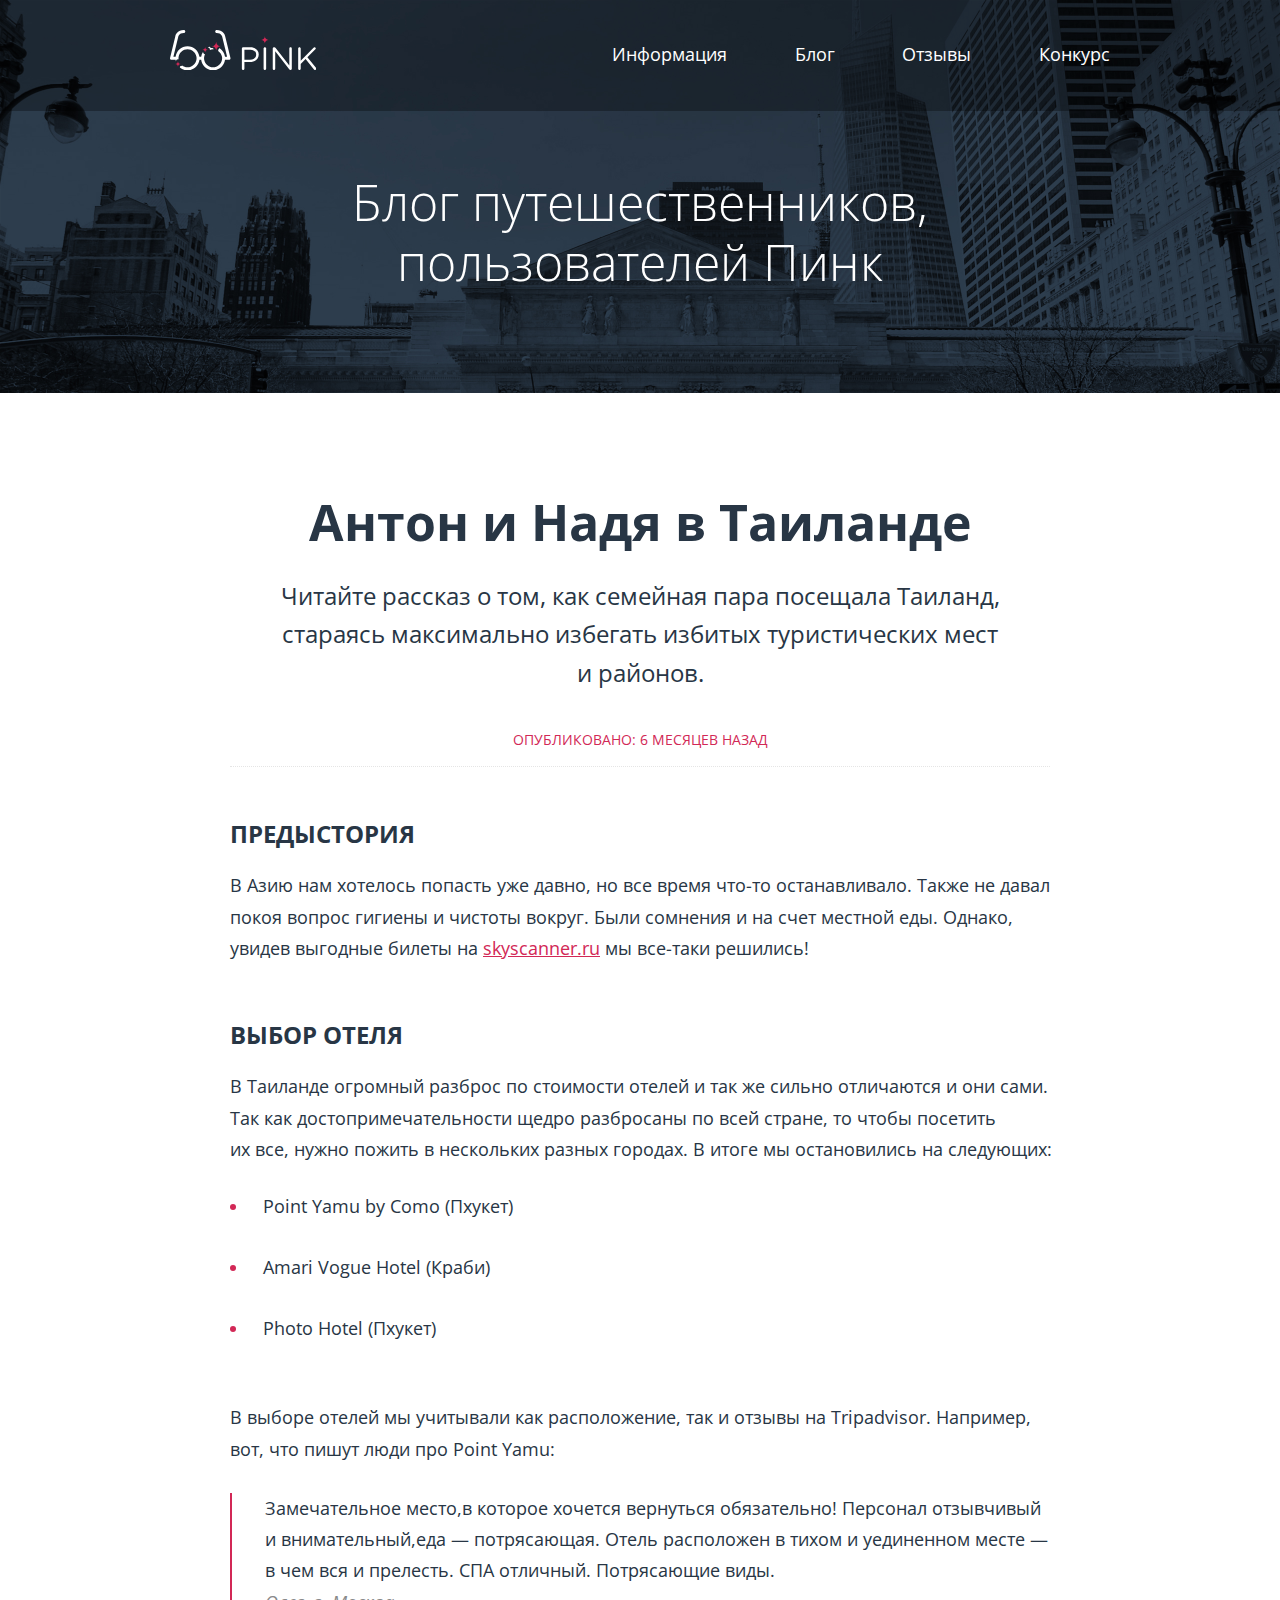
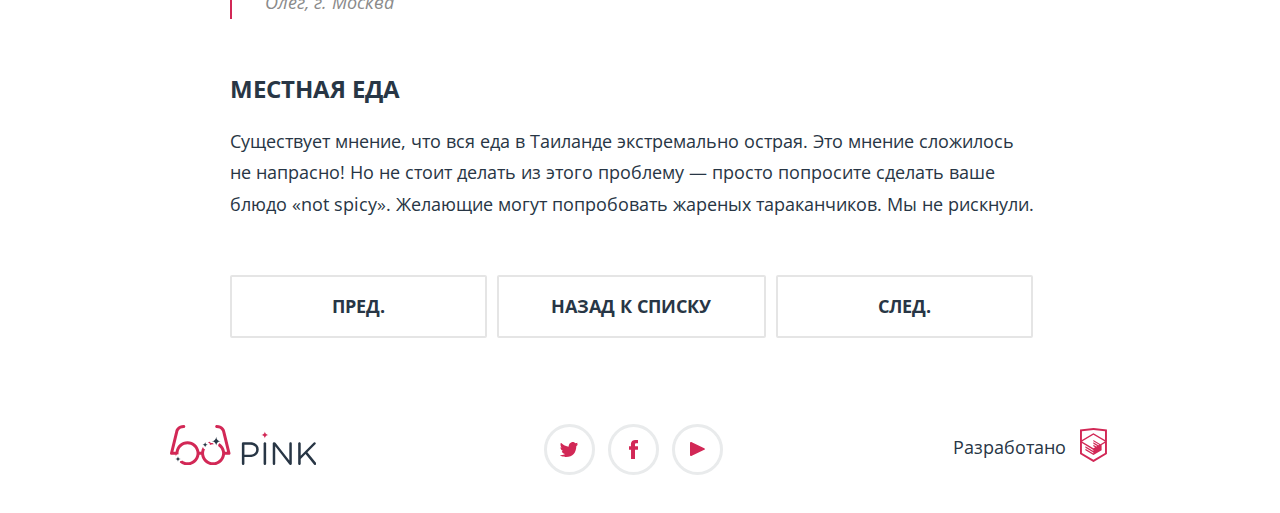
<file: pink/post.html>
<!DOCTYPE html>
<html lang="ru">
  <head>
    <meta charset="utf-8">
    <meta name="viewport" content="width=device-width, initial-scale=1">
    <title>Антон и Надя в Таиланде</title>
    <link rel="stylesheet" href="css/normalize.min.css">
    <link rel="stylesheet" href="https://fonts.googleapis.com/css?family=Open+Sans:400,300,700,400italic,600&amp;subset=latin,cyrillic">
    <link rel="stylesheet" href="css/style.min.css">
  </head>
  <body>
    <header class="page-header page-header--mini">
      <div class="page-header__container">
        <a class="page-header__logo" href="index.html">
          <svg class="logo-white logo-white--mobile" width="74.426" height="22.859" viewBox="0 0 74.426 22.859" enable-background="new 0 0 74.426 22.859" xml:space="preserve">
            <g>
              <path class="logo-white__text" fill="#ffffff" d="M0,1.449c0-0.708,0.58-1.288,1.256-1.288h7.18c5.087,0,8.436,2.704,8.436,7.147v0.064 c0,4.861-4.057,7.373-8.854,7.373H2.544v6.825c0,0.708-0.58,1.288-1.288,1.288C0.58,22.859,0,22.279,0,21.571V1.449z M8.114,12.428 c3.734,0,6.182-1.996,6.182-4.958V7.405c0-3.22-2.415-4.894-6.054-4.894H2.544v9.917H8.114z"/>
              <path class="logo-white__text" fill="#ffffff" d="M21.729,1.288C21.729,0.58,22.308,0,22.983,0c0.709,0,1.288,0.58,1.288,1.288v20.283 c0,0.708-0.579,1.288-1.288,1.288c-0.676,0-1.255-0.58-1.255-1.288V1.288z"/>
              <path class="logo-white__text" fill="#ffffff" d="M30.87,1.32c0-0.676,0.579-1.256,1.256-1.256h0.354c0.58,0,0.934,0.29,1.288,0.74l13.684,17.45V1.256 C47.451,0.58,47.998,0,48.707,0c0.676,0,1.223,0.58,1.223,1.256v20.348c0,0.676-0.482,1.191-1.158,1.191h-0.129 c-0.548,0-0.934-0.322-1.32-0.772L33.349,4.153v17.45c0,0.676-0.547,1.256-1.255,1.256c-0.677,0-1.224-0.58-1.224-1.256V1.32z"/>
              <path class="logo-white__text" fill="#ffffff" d="M56.3,1.288C56.3,0.58,56.879,0,57.556,0c0.708,0,1.287,0.58,1.287,1.288v12.331L71.689,0.451 C71.979,0.193,72.269,0,72.688,0c0.676,0,1.224,0.612,1.224,1.256c0,0.354-0.161,0.644-0.419,0.901l-7.984,7.92l8.564,10.561 c0.225,0.29,0.354,0.547,0.354,0.934c0,0.676-0.579,1.288-1.287,1.288c-0.483,0-0.806-0.258-1.03-0.58l-8.403-10.463l-4.862,4.861 v4.894c0,0.708-0.579,1.288-1.287,1.288c-0.677,0-1.256-0.58-1.256-1.288V1.288z"/>
            </g>
          </svg>

          <svg class="logo-white logo-white--tablet" width="146.3" height="40.375" viewBox="0 0 146.3 40.375" enable-background="new 0 0 146.3 40.375" xml:space="preserve">
            <g>
              <path class="logo-white__text" fill="#ffffff" d="M71.874,18.661c0-0.708,0.58-1.288,1.256-1.288h7.18c5.087,0,8.436,2.704,8.436,7.147v0.064 c0,4.861-4.057,7.373-8.854,7.373h-5.474v6.825c0,0.708-0.58,1.288-1.288,1.288c-0.676,0-1.256-0.58-1.256-1.288V18.661z M79.988,29.64c3.734,0,6.182-1.996,6.182-4.958v-0.064c0-3.22-2.415-4.894-6.054-4.894h-5.698v9.917H79.988z"/>
              <path class="logo-white__text" fill="#ffffff" d="M93.603,18.5c0-0.708,0.579-1.288,1.255-1.288c0.709,0,1.288,0.58,1.288,1.288v20.283 c0,0.708-0.579,1.288-1.288,1.288c-0.676,0-1.255-0.58-1.255-1.288V18.5z"/>
              <path class="logo-white__text" fill="#ffffff" d="M102.744,18.532c0-0.676,0.579-1.256,1.256-1.256h0.354c0.58,0,0.934,0.29,1.288,0.74l13.684,17.45V18.468 c0-0.676,0.547-1.256,1.256-1.256c0.676,0,1.223,0.58,1.223,1.256v20.348c0,0.676-0.482,1.191-1.158,1.191h-0.129 c-0.548,0-0.934-0.322-1.32-0.772l-13.974-17.869v17.45c0,0.676-0.547,1.256-1.255,1.256c-0.677,0-1.224-0.58-1.224-1.256V18.532z"/>
              <path class="logo-white__text" fill="#ffffff" d="M128.174,18.5c0-0.708,0.579-1.288,1.256-1.288c0.708,0,1.287,0.58,1.287,1.288v12.331l12.847-13.168 c0.29-0.257,0.579-0.451,0.998-0.451c0.676,0,1.224,0.612,1.224,1.256c0,0.354-0.161,0.644-0.419,0.901l-7.984,7.92l8.564,10.561 c0.225,0.29,0.354,0.547,0.354,0.934c0,0.676-0.579,1.288-1.287,1.288c-0.483,0-0.806-0.258-1.03-0.58l-8.403-10.463l-4.862,4.861 v4.894c0,0.708-0.579,1.288-1.287,1.288c-0.677,0-1.256-0.58-1.256-1.288V18.5z"/>
            </g>
            <path class="logo-white__glasses" fill="#ffffff" d="M60.498,28.32c0-0.054-0.009-0.105-0.016-0.158c-0.006-0.049-0.009-0.098-0.02-0.146 c-0.002-0.009-0.001-0.017-0.003-0.025L55.287,6.651C54.926,4.303,52.694,0,46.688,0c-0.829,0-1.5,0.671-1.5,1.5s0.671,1.5,1.5,1.5 c4.856,0,5.575,3.729,5.639,4.143l4.767,19.701h-2.073c-0.742-5.927-5.802-10.531-11.927-10.531s-11.186,4.604-11.927,10.531h-1.708 c-0.742-5.927-5.802-10.531-11.927-10.531S6.346,20.917,5.604,26.844H3.407L8.146,7.291l0.028-0.148C8.197,6.973,8.802,3,13.812,3 c0.829,0,1.5-0.671,1.5-1.5S14.641,0,13.812,0C7.806,0,5.574,4.303,5.213,6.651L0.042,27.99c-0.002,0.009-0.001,0.017-0.003,0.025 c-0.011,0.049-0.014,0.098-0.02,0.146c-0.007,0.053-0.016,0.104-0.016,0.158C0.002,28.328,0,28.336,0,28.344 c0,0.035,0.008,0.068,0.01,0.103c0.004,0.058,0.007,0.115,0.017,0.171c0.009,0.046,0.023,0.091,0.036,0.136 c0.014,0.048,0.026,0.096,0.044,0.142c0.018,0.046,0.042,0.09,0.064,0.133c0.021,0.042,0.042,0.085,0.067,0.124 c0.026,0.04,0.057,0.077,0.086,0.114c0.03,0.039,0.06,0.078,0.093,0.113c0.032,0.033,0.067,0.062,0.102,0.092 c0.039,0.033,0.076,0.067,0.117,0.097c0.039,0.027,0.082,0.05,0.123,0.073c0.042,0.024,0.083,0.051,0.128,0.07 c0.049,0.021,0.101,0.037,0.152,0.054c0.036,0.012,0.068,0.028,0.105,0.037c0.008,0.002,0.015,0.001,0.023,0.003 c0.107,0.023,0.217,0.039,0.331,0.039h0.001h4.103c0.742,5.927,5.802,10.531,11.927,10.531s11.186-4.604,11.927-10.531h1.708 c0.742,5.927,5.802,10.531,11.927,10.531s11.186-4.604,11.927-10.531h3.978H59c0.114,0,0.224-0.016,0.331-0.039 c0.008-0.002,0.015-0.001,0.023-0.003c0.037-0.009,0.07-0.025,0.105-0.037c0.052-0.017,0.104-0.032,0.152-0.054 c0.045-0.02,0.086-0.046,0.128-0.07c0.042-0.023,0.084-0.046,0.123-0.073c0.042-0.029,0.079-0.063,0.117-0.097 c0.034-0.029,0.07-0.059,0.102-0.092c0.034-0.035,0.063-0.074,0.093-0.113c0.029-0.037,0.06-0.074,0.086-0.114 c0.025-0.039,0.045-0.082,0.067-0.124c0.023-0.043,0.046-0.087,0.064-0.133c0.019-0.046,0.031-0.094,0.044-0.142 c0.013-0.045,0.027-0.09,0.036-0.136c0.01-0.056,0.013-0.113,0.017-0.171c0.002-0.034,0.01-0.067,0.01-0.103 C60.5,28.336,60.498,28.328,60.498,28.32z M17.531,37.375c-4.475,0-8.181-3.259-8.896-7.531c-0.082-0.489-0.135-0.988-0.135-1.5 s0.053-1.011,0.135-1.5c0.716-4.271,4.421-7.531,8.896-7.531s8.181,3.26,8.896,7.531c0.082,0.489,0.135,0.988,0.135,1.5 s-0.053,1.011-0.135,1.5C25.712,34.116,22.006,37.375,17.531,37.375z M43.094,37.375c-4.475,0-8.181-3.259-8.896-7.531 c-0.082-0.489-0.135-0.988-0.135-1.5s0.053-1.011,0.135-1.5c0.716-4.271,4.421-7.531,8.896-7.531s8.181,3.26,8.896,7.531 c0.082,0.489,0.135,0.988,0.135,1.5s-0.053,1.011-0.135,1.5C51.274,34.116,47.569,37.375,43.094,37.375z"/>
          </svg>

          <svg class="logo-white logo-white--desktop" width="146.3" height="40.375" viewBox="0 0 146.3 40.375" enable-background="new 0 0 146.3 40.375" xml:space="preserve">
            <g>
              <path class="logo-white__text" fill="#ffffff" d="M71.874,18.661c0-0.708,0.58-1.288,1.256-1.288h7.18c5.087,0,8.436,2.704,8.436,7.147v0.064 c0,4.861-4.057,7.373-8.854,7.373h-5.474v6.825c0,0.708-0.58,1.288-1.288,1.288c-0.676,0-1.256-0.58-1.256-1.288V18.661z M79.988,29.64c3.734,0,6.182-1.996,6.182-4.958v-0.064c0-3.22-2.415-4.894-6.054-4.894h-5.698v9.917H79.988z"/>
              <path class="logo-white__text" fill="#ffffff" d="M93.603,18.5c0-0.708,0.579-1.288,1.255-1.288c0.709,0,1.288,0.58,1.288,1.288v20.283 c0,0.708-0.579,1.288-1.288,1.288c-0.676,0-1.255-0.58-1.255-1.288V18.5z"/>
              <path class="logo-white__text" fill="#ffffff" d="M102.744,18.532c0-0.676,0.579-1.256,1.256-1.256h0.354c0.58,0,0.934,0.29,1.288,0.74l13.684,17.45V18.468 c0-0.676,0.547-1.256,1.256-1.256c0.676,0,1.223,0.58,1.223,1.256v20.348c0,0.676-0.482,1.191-1.158,1.191h-0.129 c-0.548,0-0.934-0.322-1.32-0.772l-13.974-17.869v17.45c0,0.676-0.547,1.256-1.255,1.256c-0.677,0-1.224-0.58-1.224-1.256V18.532z"/>
              <path class="logo-white__text" fill="#ffffff" d="M128.174,18.5c0-0.708,0.579-1.288,1.256-1.288c0.708,0,1.287,0.58,1.287,1.288v12.331l12.847-13.168 c0.29-0.257,0.579-0.451,0.998-0.451c0.676,0,1.224,0.612,1.224,1.256c0,0.354-0.161,0.644-0.419,0.901l-7.984,7.92l8.564,10.561 c0.225,0.29,0.354,0.547,0.354,0.934c0,0.676-0.579,1.288-1.287,1.288c-0.483,0-0.806-0.258-1.03-0.58l-8.403-10.463l-4.862,4.861 v4.894c0,0.708-0.579,1.288-1.287,1.288c-0.677,0-1.256-0.58-1.256-1.288V18.5z"/>
            </g>
            <path fill="#d22856" d="M98.498,9.875c-2.002,0-3.624-1.623-3.624-3.624c0,2.001-1.622,3.624-3.624,3.624 c2.002,0,3.624,1.623,3.624,3.624C94.874,11.498,96.496,9.875,98.498,9.875z"/>
            <g>
              <path fill="#ffffff" d="M43.094,19.312c0.246,0,0.488,0.014,0.729,0.033c-0.438-0.728-1.227-1.221-2.136-1.221 c-0.877,0-1.614-0.568-1.884-1.354c-0.727,0.207-1.425,0.482-2.089,0.816c0.062,0.017,0.123,0.038,0.189,0.038c1.104,0,2,0.896,2,2 c0,0.096-0.015,0.188-0.028,0.28C40.875,19.523,41.959,19.312,43.094,19.312z"/>
              <path fill="#ffffff" d="M60.498,28.32c0-0.054-0.009-0.105-0.016-0.158c-0.006-0.049-0.009-0.098-0.02-0.146 c-0.002-0.009-0.001-0.017-0.003-0.025L55.287,6.651C54.926,4.303,52.694,0,46.688,0c-0.829,0-1.5,0.671-1.5,1.5s0.671,1.5,1.5,1.5 c4.856,0,5.575,3.729,5.639,4.143l4.767,19.701h-2.073c-0.445-3.557-2.452-6.628-5.304-8.523c-0.898,0.379-1.53,1.269-1.53,2.303 c0,0.087-0.015,0.171-0.026,0.255c1.992,1.358,3.415,3.489,3.83,5.965c0.082,0.489,0.135,0.988,0.135,1.5s-0.053,1.011-0.135,1.5 c-0.716,4.272-4.421,7.531-8.896,7.531s-8.181-3.259-8.896-7.531c-0.082-0.489-0.135-0.988-0.135-1.5s0.053-1.011,0.135-1.5 c0.147-0.879,0.427-1.711,0.808-2.484c-1.033-0.078-1.85-0.932-1.85-1.985c0-0.189-0.077-0.358-0.193-0.49 c-0.938,1.469-1.57,3.151-1.796,4.958h-1.708c-0.742-5.927-5.802-10.531-11.927-10.531S6.346,20.917,5.604,26.844H3.407 L8.146,7.291l0.028-0.148C8.197,6.973,8.802,3,13.812,3c0.829,0,1.5-0.671,1.5-1.5S14.641,0,13.812,0 C7.806,0,5.574,4.303,5.213,6.651L0.042,27.99c-0.002,0.009-0.001,0.017-0.003,0.025c-0.011,0.049-0.014,0.098-0.02,0.146 c-0.007,0.053-0.016,0.104-0.016,0.158C0.002,28.328,0,28.336,0,28.344c0,0.035,0.008,0.068,0.01,0.103 c0.004,0.058,0.007,0.115,0.017,0.171c0.009,0.046,0.023,0.091,0.036,0.136c0.014,0.048,0.026,0.096,0.044,0.142 c0.018,0.046,0.042,0.09,0.064,0.133c0.021,0.042,0.042,0.085,0.067,0.124c0.026,0.04,0.057,0.077,0.086,0.114 c0.03,0.039,0.06,0.078,0.093,0.113c0.032,0.033,0.067,0.062,0.102,0.092c0.039,0.033,0.076,0.067,0.117,0.097 c0.039,0.027,0.082,0.05,0.123,0.073c0.042,0.024,0.083,0.051,0.128,0.07c0.049,0.021,0.101,0.037,0.152,0.054 c0.036,0.012,0.068,0.028,0.105,0.037c0.008,0.002,0.015,0.001,0.023,0.003c0.107,0.023,0.217,0.039,0.331,0.039h0.001h4.103 c0.071,0.57,0.194,1.123,0.343,1.666c0.017-0.062,0.038-0.121,0.038-0.188c0-1.104,0.896-2,2-2c0.208,0,0.405,0.041,0.594,0.1 C8.534,29.068,8.5,28.71,8.5,28.344c0-0.512,0.053-1.011,0.135-1.5c0.716-4.272,4.421-7.531,8.896-7.531s8.181,3.259,8.896,7.531 c0.082,0.489,0.135,0.988,0.135,1.5s-0.053,1.011-0.135,1.5c-0.716,4.272-4.421,7.531-8.896,7.531 c-2.048,0-3.931-0.688-5.444-1.839c-0.356,0.33-0.83,0.536-1.354,0.536c-0.413,0-0.749,0.336-0.749,0.748 c0,0.265-0.054,0.516-0.147,0.747c2.086,1.747,4.765,2.808,7.694,2.808c6.125,0,11.186-4.604,11.927-10.531h1.708 c0.742,5.927,5.802,10.531,11.927,10.531s11.186-4.604,11.927-10.531h3.978H59c0.114,0,0.224-0.016,0.331-0.039 c0.008-0.002,0.015-0.001,0.023-0.003c0.037-0.009,0.07-0.025,0.105-0.037c0.052-0.017,0.104-0.032,0.152-0.054 c0.045-0.02,0.086-0.046,0.128-0.07c0.042-0.023,0.084-0.046,0.123-0.073c0.042-0.029,0.079-0.063,0.117-0.097 c0.034-0.029,0.07-0.059,0.102-0.092c0.034-0.035,0.063-0.074,0.093-0.113c0.029-0.037,0.06-0.074,0.086-0.114 c0.025-0.039,0.045-0.082,0.067-0.124c0.023-0.043,0.046-0.087,0.064-0.133c0.019-0.046,0.031-0.094,0.044-0.142 c0.013-0.045,0.027-0.09,0.036-0.136c0.01-0.056,0.013-0.113,0.017-0.171c0.002-0.034,0.01-0.067,0.01-0.103 C60.5,28.336,60.498,28.328,60.498,28.32z"/>
            </g>
            <g>
              <path fill="#d22856" d="M50.686,16.125c-2.485,0-4.499-2.014-4.499-4.499c0,2.485-2.014,4.499-4.499,4.499 c2.485,0,4.499,2.014,4.499,4.499C46.187,18.139,48.2,16.125,50.686,16.125z"/>
            </g>
            <g>
              <path fill="#d22856" d="M37.904,19.626c-1.519,0-2.749-1.23-2.749-2.749c0,1.519-1.23,2.749-2.749,2.749 c1.519,0,2.749,1.23,2.749,2.749C35.155,20.856,36.386,19.626,37.904,19.626z"/>
            </g>
            <g>
              <path fill="#d22856" d="M10.734,34.072c-1.519,0-2.749-1.23-2.749-2.75c0,1.52-1.23,2.75-2.749,2.75 c1.519,0,2.749,1.23,2.749,2.748C7.985,35.303,9.215,34.072,10.734,34.072z"/>
            </g>
          </svg>
        </a>
        <label class="toggler toggler--open" for="nav-btn"></label>
      </div>
    </header>


    <input class="nav-btn" type="checkbox" name="nav-btn" id="nav-btn">
    <header class="page-header page-header--full">
      <div class="page-header__container">
        <a class="page-header__logo" href="index.html">
          <svg class="logo-white logo-white--mobile" width="74.426" height="22.859" viewBox="0 0 74.426 22.859" enable-background="new 0 0 74.426 22.859" xml:space="preserve">
            <g>
              <path class="logo-white__text" fill="#ffffff" d="M0,1.449c0-0.708,0.58-1.288,1.256-1.288h7.18c5.087,0,8.436,2.704,8.436,7.147v0.064 c0,4.861-4.057,7.373-8.854,7.373H2.544v6.825c0,0.708-0.58,1.288-1.288,1.288C0.58,22.859,0,22.279,0,21.571V1.449z M8.114,12.428 c3.734,0,6.182-1.996,6.182-4.958V7.405c0-3.22-2.415-4.894-6.054-4.894H2.544v9.917H8.114z"/>
              <path class="logo-white__text" fill="#ffffff" d="M21.729,1.288C21.729,0.58,22.308,0,22.983,0c0.709,0,1.288,0.58,1.288,1.288v20.283 c0,0.708-0.579,1.288-1.288,1.288c-0.676,0-1.255-0.58-1.255-1.288V1.288z"/>
              <path class="logo-white__text" fill="#ffffff" d="M30.87,1.32c0-0.676,0.579-1.256,1.256-1.256h0.354c0.58,0,0.934,0.29,1.288,0.74l13.684,17.45V1.256 C47.451,0.58,47.998,0,48.707,0c0.676,0,1.223,0.58,1.223,1.256v20.348c0,0.676-0.482,1.191-1.158,1.191h-0.129 c-0.548,0-0.934-0.322-1.32-0.772L33.349,4.153v17.45c0,0.676-0.547,1.256-1.255,1.256c-0.677,0-1.224-0.58-1.224-1.256V1.32z"/>
              <path class="logo-white__text" fill="#ffffff" d="M56.3,1.288C56.3,0.58,56.879,0,57.556,0c0.708,0,1.287,0.58,1.287,1.288v12.331L71.689,0.451 C71.979,0.193,72.269,0,72.688,0c0.676,0,1.224,0.612,1.224,1.256c0,0.354-0.161,0.644-0.419,0.901l-7.984,7.92l8.564,10.561 c0.225,0.29,0.354,0.547,0.354,0.934c0,0.676-0.579,1.288-1.287,1.288c-0.483,0-0.806-0.258-1.03-0.58l-8.403-10.463l-4.862,4.861 v4.894c0,0.708-0.579,1.288-1.287,1.288c-0.677,0-1.256-0.58-1.256-1.288V1.288z"/>
            </g>
          </svg>

          <svg class="logo-white logo-white--tablet" width="146.3" height="40.375" viewBox="0 0 146.3 40.375" enable-background="new 0 0 146.3 40.375" xml:space="preserve">
            <g>
              <path class="logo-white__text" fill="#ffffff" d="M71.874,18.661c0-0.708,0.58-1.288,1.256-1.288h7.18c5.087,0,8.436,2.704,8.436,7.147v0.064 c0,4.861-4.057,7.373-8.854,7.373h-5.474v6.825c0,0.708-0.58,1.288-1.288,1.288c-0.676,0-1.256-0.58-1.256-1.288V18.661z M79.988,29.64c3.734,0,6.182-1.996,6.182-4.958v-0.064c0-3.22-2.415-4.894-6.054-4.894h-5.698v9.917H79.988z"/>
              <path class="logo-white__text" fill="#ffffff" d="M93.603,18.5c0-0.708,0.579-1.288,1.255-1.288c0.709,0,1.288,0.58,1.288,1.288v20.283 c0,0.708-0.579,1.288-1.288,1.288c-0.676,0-1.255-0.58-1.255-1.288V18.5z"/>
              <path class="logo-white__text" fill="#ffffff" d="M102.744,18.532c0-0.676,0.579-1.256,1.256-1.256h0.354c0.58,0,0.934,0.29,1.288,0.74l13.684,17.45V18.468 c0-0.676,0.547-1.256,1.256-1.256c0.676,0,1.223,0.58,1.223,1.256v20.348c0,0.676-0.482,1.191-1.158,1.191h-0.129 c-0.548,0-0.934-0.322-1.32-0.772l-13.974-17.869v17.45c0,0.676-0.547,1.256-1.255,1.256c-0.677,0-1.224-0.58-1.224-1.256V18.532z"/>
              <path class="logo-white__text" fill="#ffffff" d="M128.174,18.5c0-0.708,0.579-1.288,1.256-1.288c0.708,0,1.287,0.58,1.287,1.288v12.331l12.847-13.168 c0.29-0.257,0.579-0.451,0.998-0.451c0.676,0,1.224,0.612,1.224,1.256c0,0.354-0.161,0.644-0.419,0.901l-7.984,7.92l8.564,10.561 c0.225,0.29,0.354,0.547,0.354,0.934c0,0.676-0.579,1.288-1.287,1.288c-0.483,0-0.806-0.258-1.03-0.58l-8.403-10.463l-4.862,4.861 v4.894c0,0.708-0.579,1.288-1.287,1.288c-0.677,0-1.256-0.58-1.256-1.288V18.5z"/>
            </g>
            <path class="logo-white__glasses" fill="#ffffff" d="M60.498,28.32c0-0.054-0.009-0.105-0.016-0.158c-0.006-0.049-0.009-0.098-0.02-0.146 c-0.002-0.009-0.001-0.017-0.003-0.025L55.287,6.651C54.926,4.303,52.694,0,46.688,0c-0.829,0-1.5,0.671-1.5,1.5s0.671,1.5,1.5,1.5 c4.856,0,5.575,3.729,5.639,4.143l4.767,19.701h-2.073c-0.742-5.927-5.802-10.531-11.927-10.531s-11.186,4.604-11.927,10.531h-1.708 c-0.742-5.927-5.802-10.531-11.927-10.531S6.346,20.917,5.604,26.844H3.407L8.146,7.291l0.028-0.148C8.197,6.973,8.802,3,13.812,3 c0.829,0,1.5-0.671,1.5-1.5S14.641,0,13.812,0C7.806,0,5.574,4.303,5.213,6.651L0.042,27.99c-0.002,0.009-0.001,0.017-0.003,0.025 c-0.011,0.049-0.014,0.098-0.02,0.146c-0.007,0.053-0.016,0.104-0.016,0.158C0.002,28.328,0,28.336,0,28.344 c0,0.035,0.008,0.068,0.01,0.103c0.004,0.058,0.007,0.115,0.017,0.171c0.009,0.046,0.023,0.091,0.036,0.136 c0.014,0.048,0.026,0.096,0.044,0.142c0.018,0.046,0.042,0.09,0.064,0.133c0.021,0.042,0.042,0.085,0.067,0.124 c0.026,0.04,0.057,0.077,0.086,0.114c0.03,0.039,0.06,0.078,0.093,0.113c0.032,0.033,0.067,0.062,0.102,0.092 c0.039,0.033,0.076,0.067,0.117,0.097c0.039,0.027,0.082,0.05,0.123,0.073c0.042,0.024,0.083,0.051,0.128,0.07 c0.049,0.021,0.101,0.037,0.152,0.054c0.036,0.012,0.068,0.028,0.105,0.037c0.008,0.002,0.015,0.001,0.023,0.003 c0.107,0.023,0.217,0.039,0.331,0.039h0.001h4.103c0.742,5.927,5.802,10.531,11.927,10.531s11.186-4.604,11.927-10.531h1.708 c0.742,5.927,5.802,10.531,11.927,10.531s11.186-4.604,11.927-10.531h3.978H59c0.114,0,0.224-0.016,0.331-0.039 c0.008-0.002,0.015-0.001,0.023-0.003c0.037-0.009,0.07-0.025,0.105-0.037c0.052-0.017,0.104-0.032,0.152-0.054 c0.045-0.02,0.086-0.046,0.128-0.07c0.042-0.023,0.084-0.046,0.123-0.073c0.042-0.029,0.079-0.063,0.117-0.097 c0.034-0.029,0.07-0.059,0.102-0.092c0.034-0.035,0.063-0.074,0.093-0.113c0.029-0.037,0.06-0.074,0.086-0.114 c0.025-0.039,0.045-0.082,0.067-0.124c0.023-0.043,0.046-0.087,0.064-0.133c0.019-0.046,0.031-0.094,0.044-0.142 c0.013-0.045,0.027-0.09,0.036-0.136c0.01-0.056,0.013-0.113,0.017-0.171c0.002-0.034,0.01-0.067,0.01-0.103 C60.5,28.336,60.498,28.328,60.498,28.32z M17.531,37.375c-4.475,0-8.181-3.259-8.896-7.531c-0.082-0.489-0.135-0.988-0.135-1.5 s0.053-1.011,0.135-1.5c0.716-4.271,4.421-7.531,8.896-7.531s8.181,3.26,8.896,7.531c0.082,0.489,0.135,0.988,0.135,1.5 s-0.053,1.011-0.135,1.5C25.712,34.116,22.006,37.375,17.531,37.375z M43.094,37.375c-4.475,0-8.181-3.259-8.896-7.531 c-0.082-0.489-0.135-0.988-0.135-1.5s0.053-1.011,0.135-1.5c0.716-4.271,4.421-7.531,8.896-7.531s8.181,3.26,8.896,7.531 c0.082,0.489,0.135,0.988,0.135,1.5s-0.053,1.011-0.135,1.5C51.274,34.116,47.569,37.375,43.094,37.375z"/>
          </svg>

          <svg class="logo-white logo-white--desktop" width="146.3" height="40.375" viewBox="0 0 146.3 40.375" enable-background="new 0 0 146.3 40.375" xml:space="preserve">
            <g>
              <path class="logo-white__text" fill="#ffffff" d="M71.874,18.661c0-0.708,0.58-1.288,1.256-1.288h7.18c5.087,0,8.436,2.704,8.436,7.147v0.064 c0,4.861-4.057,7.373-8.854,7.373h-5.474v6.825c0,0.708-0.58,1.288-1.288,1.288c-0.676,0-1.256-0.58-1.256-1.288V18.661z M79.988,29.64c3.734,0,6.182-1.996,6.182-4.958v-0.064c0-3.22-2.415-4.894-6.054-4.894h-5.698v9.917H79.988z"/>
              <path class="logo-white__text" fill="#ffffff" d="M93.603,18.5c0-0.708,0.579-1.288,1.255-1.288c0.709,0,1.288,0.58,1.288,1.288v20.283 c0,0.708-0.579,1.288-1.288,1.288c-0.676,0-1.255-0.58-1.255-1.288V18.5z"/>
              <path class="logo-white__text" fill="#ffffff" d="M102.744,18.532c0-0.676,0.579-1.256,1.256-1.256h0.354c0.58,0,0.934,0.29,1.288,0.74l13.684,17.45V18.468 c0-0.676,0.547-1.256,1.256-1.256c0.676,0,1.223,0.58,1.223,1.256v20.348c0,0.676-0.482,1.191-1.158,1.191h-0.129 c-0.548,0-0.934-0.322-1.32-0.772l-13.974-17.869v17.45c0,0.676-0.547,1.256-1.255,1.256c-0.677,0-1.224-0.58-1.224-1.256V18.532z"/>
              <path class="logo-white__text" fill="#ffffff" d="M128.174,18.5c0-0.708,0.579-1.288,1.256-1.288c0.708,0,1.287,0.58,1.287,1.288v12.331l12.847-13.168 c0.29-0.257,0.579-0.451,0.998-0.451c0.676,0,1.224,0.612,1.224,1.256c0,0.354-0.161,0.644-0.419,0.901l-7.984,7.92l8.564,10.561 c0.225,0.29,0.354,0.547,0.354,0.934c0,0.676-0.579,1.288-1.287,1.288c-0.483,0-0.806-0.258-1.03-0.58l-8.403-10.463l-4.862,4.861 v4.894c0,0.708-0.579,1.288-1.287,1.288c-0.677,0-1.256-0.58-1.256-1.288V18.5z"/>
            </g>
            <path fill="#d22856" d="M98.498,9.875c-2.002,0-3.624-1.623-3.624-3.624c0,2.001-1.622,3.624-3.624,3.624 c2.002,0,3.624,1.623,3.624,3.624C94.874,11.498,96.496,9.875,98.498,9.875z"/>
            <g>
              <path fill="#ffffff" d="M43.094,19.312c0.246,0,0.488,0.014,0.729,0.033c-0.438-0.728-1.227-1.221-2.136-1.221 c-0.877,0-1.614-0.568-1.884-1.354c-0.727,0.207-1.425,0.482-2.089,0.816c0.062,0.017,0.123,0.038,0.189,0.038c1.104,0,2,0.896,2,2 c0,0.096-0.015,0.188-0.028,0.28C40.875,19.523,41.959,19.312,43.094,19.312z"/>
              <path fill="#ffffff" d="M60.498,28.32c0-0.054-0.009-0.105-0.016-0.158c-0.006-0.049-0.009-0.098-0.02-0.146 c-0.002-0.009-0.001-0.017-0.003-0.025L55.287,6.651C54.926,4.303,52.694,0,46.688,0c-0.829,0-1.5,0.671-1.5,1.5s0.671,1.5,1.5,1.5 c4.856,0,5.575,3.729,5.639,4.143l4.767,19.701h-2.073c-0.445-3.557-2.452-6.628-5.304-8.523c-0.898,0.379-1.53,1.269-1.53,2.303 c0,0.087-0.015,0.171-0.026,0.255c1.992,1.358,3.415,3.489,3.83,5.965c0.082,0.489,0.135,0.988,0.135,1.5s-0.053,1.011-0.135,1.5 c-0.716,4.272-4.421,7.531-8.896,7.531s-8.181-3.259-8.896-7.531c-0.082-0.489-0.135-0.988-0.135-1.5s0.053-1.011,0.135-1.5 c0.147-0.879,0.427-1.711,0.808-2.484c-1.033-0.078-1.85-0.932-1.85-1.985c0-0.189-0.077-0.358-0.193-0.49 c-0.938,1.469-1.57,3.151-1.796,4.958h-1.708c-0.742-5.927-5.802-10.531-11.927-10.531S6.346,20.917,5.604,26.844H3.407 L8.146,7.291l0.028-0.148C8.197,6.973,8.802,3,13.812,3c0.829,0,1.5-0.671,1.5-1.5S14.641,0,13.812,0 C7.806,0,5.574,4.303,5.213,6.651L0.042,27.99c-0.002,0.009-0.001,0.017-0.003,0.025c-0.011,0.049-0.014,0.098-0.02,0.146 c-0.007,0.053-0.016,0.104-0.016,0.158C0.002,28.328,0,28.336,0,28.344c0,0.035,0.008,0.068,0.01,0.103 c0.004,0.058,0.007,0.115,0.017,0.171c0.009,0.046,0.023,0.091,0.036,0.136c0.014,0.048,0.026,0.096,0.044,0.142 c0.018,0.046,0.042,0.09,0.064,0.133c0.021,0.042,0.042,0.085,0.067,0.124c0.026,0.04,0.057,0.077,0.086,0.114 c0.03,0.039,0.06,0.078,0.093,0.113c0.032,0.033,0.067,0.062,0.102,0.092c0.039,0.033,0.076,0.067,0.117,0.097 c0.039,0.027,0.082,0.05,0.123,0.073c0.042,0.024,0.083,0.051,0.128,0.07c0.049,0.021,0.101,0.037,0.152,0.054 c0.036,0.012,0.068,0.028,0.105,0.037c0.008,0.002,0.015,0.001,0.023,0.003c0.107,0.023,0.217,0.039,0.331,0.039h0.001h4.103 c0.071,0.57,0.194,1.123,0.343,1.666c0.017-0.062,0.038-0.121,0.038-0.188c0-1.104,0.896-2,2-2c0.208,0,0.405,0.041,0.594,0.1 C8.534,29.068,8.5,28.71,8.5,28.344c0-0.512,0.053-1.011,0.135-1.5c0.716-4.272,4.421-7.531,8.896-7.531s8.181,3.259,8.896,7.531 c0.082,0.489,0.135,0.988,0.135,1.5s-0.053,1.011-0.135,1.5c-0.716,4.272-4.421,7.531-8.896,7.531 c-2.048,0-3.931-0.688-5.444-1.839c-0.356,0.33-0.83,0.536-1.354,0.536c-0.413,0-0.749,0.336-0.749,0.748 c0,0.265-0.054,0.516-0.147,0.747c2.086,1.747,4.765,2.808,7.694,2.808c6.125,0,11.186-4.604,11.927-10.531h1.708 c0.742,5.927,5.802,10.531,11.927,10.531s11.186-4.604,11.927-10.531h3.978H59c0.114,0,0.224-0.016,0.331-0.039 c0.008-0.002,0.015-0.001,0.023-0.003c0.037-0.009,0.07-0.025,0.105-0.037c0.052-0.017,0.104-0.032,0.152-0.054 c0.045-0.02,0.086-0.046,0.128-0.07c0.042-0.023,0.084-0.046,0.123-0.073c0.042-0.029,0.079-0.063,0.117-0.097 c0.034-0.029,0.07-0.059,0.102-0.092c0.034-0.035,0.063-0.074,0.093-0.113c0.029-0.037,0.06-0.074,0.086-0.114 c0.025-0.039,0.045-0.082,0.067-0.124c0.023-0.043,0.046-0.087,0.064-0.133c0.019-0.046,0.031-0.094,0.044-0.142 c0.013-0.045,0.027-0.09,0.036-0.136c0.01-0.056,0.013-0.113,0.017-0.171c0.002-0.034,0.01-0.067,0.01-0.103 C60.5,28.336,60.498,28.328,60.498,28.32z"/>
            </g>
            <g>
              <path fill="#d22856" d="M50.686,16.125c-2.485,0-4.499-2.014-4.499-4.499c0,2.485-2.014,4.499-4.499,4.499 c2.485,0,4.499,2.014,4.499,4.499C46.187,18.139,48.2,16.125,50.686,16.125z"/>
            </g>
            <g>
              <path fill="#d22856" d="M37.904,19.626c-1.519,0-2.749-1.23-2.749-2.749c0,1.519-1.23,2.749-2.749,2.749 c1.519,0,2.749,1.23,2.749,2.749C35.155,20.856,36.386,19.626,37.904,19.626z"/>
            </g>
            <g>
              <path fill="#d22856" d="M10.734,34.072c-1.519,0-2.749-1.23-2.749-2.75c0,1.52-1.23,2.75-2.749,2.75 c1.519,0,2.749,1.23,2.749,2.748C7.985,35.303,9.215,34.072,10.734,34.072z"/>
            </g>
          </svg>
        </a>
        <label class="toggler toggler--close" for="nav-btn">&#215;</label>
        <nav class="navigation">
          <ul class="navigation__list">
            <li class="navigation__item">
              <a class="navigation__link navigation__link--active" href="index.html">Информация</a>
            </li>
            <li class="navigation__item">
              <a class="navigation__link" href="blog.html">Блог</a>
            </li>
            <li class="navigation__item">
              <a class="navigation__link" href="post.html">Отзывы</a>
            </li>
            <li class="navigation__item">
              <a class="navigation__link" href="form.html">Конкурс</a>
            </li>
          </ul>
        </nav>
      </div>
    </header>


    <section class="page-title page-title--inner">
      <div class="page-title__container page-title__inner-container">
        <h1 class="page-title__heading page-title__heading--inner page-title__heading--blog">Блог путешественников, пользователей Пинк</h1>
      </div>
    </section>


    <article class="post">
      <section class="post-preview post-preview--large">
        <h1 class="post-preview__title post-preview__title--large">Антон и&nbsp;Надя в&nbsp;Таиланде</h1>
        <time class="date date--upper">Опубликовано: 6&nbsp;месяцев назад</time>
        <p class="post-preview__description post-preview__description--large">Читайте рассказ о&nbsp;том, как семейная пара посещала Таиланд, стараясь максимально избегать избитых туристических мест и&nbsp;районов.</p>
        <time class="date date--lower">Опубликовано: 6&nbsp;месяцев назад</time>
      </section>

      <section class="post-rubric">
        <h2 class="post-rubric__subtitle">Предыстория</h2>
        <p class="post-rubric__text">В&nbsp;Азию нам хотелось попасть уже давно, но&nbsp;все время что-то останавливало. Также не&nbsp;давал покоя вопрос гигиены и&nbsp;чистоты вокруг. Были сомнения и&nbsp;на&nbsp;счет местной еды. Однако, увидев выгодные билеты на&nbsp;<a class="base-link" href="#">skyscanner.ru</a> мы&nbsp;все-таки решились!</p>
      </section>

      <section class="post-rubric">
        <h2 class="post-rubric__subtitle">Выбор отеля</h2>
        <p class="post-rubric__text">В&nbsp;Таиланде огромный разброс по&nbsp;стоимости отелей и&nbsp;так&nbsp;же сильно отличаются и&nbsp;они сами. Так как достопримечательности щедро разбросаны по&nbsp;всей стране, то&nbsp;чтобы посетить их&nbsp;все, нужно пожить в&nbsp;нескольких разных городах. В&nbsp;итоге мы&nbsp;остановились на&nbsp;следующих:</p>
        <ul class="base-list">
          <li class="base-list__item">Point Yamu by&nbsp;Como (Пхукет)</li>
          <li class="base-list__item">Amari Vogue Hotel (Краби)</li>
          <li class="base-list__item">Photo Hotel (Пхукет)</li>
        </ul>
        <p class="post-rubric__text">В&nbsp;выборе отелей мы&nbsp;учитывали как расположение, так и&nbsp;отзывы на&nbsp;Tripadvisor. Например, вот, что пишут люди про Point Yamu:</p>
        <div class="base-blockquote">
          <blockquote>Замечательное место,в которое хочется вернуться обязательно! Персонал отзывчивый и&nbsp;внимательный,еда&nbsp;&mdash; потрясающая. Отель расположен в&nbsp;тихом и&nbsp;уединенном месте&nbsp;&mdash; в&nbsp;чем вся и&nbsp;прелесть. СПА отличный. Потрясающие виды.</blockquote>
          <cite>Олег, г. Москва</cite>
        </div>
      </section>

      <section class="post-rubric">
        <h2 class="post-rubric__subtitle">Местная еда</h2>
        <p class="post-rubric__text">Существует мнение, что вся еда в&nbsp;Таиланде экстремально острая. Это мнение сложилось не&nbsp;напрасно! Но&nbsp;не&nbsp;стоит делать из&nbsp;этого проблему&nbsp;&mdash; просто попросите сделать ваше блюдо &laquo;not spicy&raquo;. Желающие могут попробовать жареных тараканчиков. Мы&nbsp;не&nbsp;рискнули.</p>
      </section>

      <div class="pagination pagination--textual">
        <a class="pagination__link pagination__link--textual" href="">Пред.</a>
        <a class="pagination__link pagination__link--textual pagination__link--next" href="">След.</a>
        <a class="pagination__link pagination__link--textual pagination__link--large" href="">Назад к списку</a>
      </div>
    </article>


    <footer class="page-footer">
      <div class="page-footer__container">
        <a class="page-footer__logo" href="index.html">
          <svg class="logo-blue logo-blue--tablet" width="146.3" height="40.375" viewBox="0 0 146.3 40.375" enable-background="new 0 0 146.3 40.375" xml:space="preserve">
            <g>
              <path class="logo-blue__text" fill="#283645" d="M71.874,18.661c0-0.708,0.58-1.288,1.256-1.288h7.18c5.087,0,8.436,2.704,8.436,7.147v0.064 c0,4.861-4.057,7.373-8.854,7.373h-5.474v6.825c0,0.708-0.58,1.288-1.288,1.288c-0.676,0-1.256-0.58-1.256-1.288V18.661z M79.988,29.64c3.734,0,6.182-1.996,6.182-4.958v-0.064c0-3.22-2.415-4.894-6.054-4.894h-5.698v9.917H79.988z"/>
              <path class="logo-blue__text" fill="#283645" d="M93.603,18.5c0-0.708,0.579-1.288,1.255-1.288c0.709,0,1.288,0.58,1.288,1.288v20.283 c0,0.708-0.579,1.288-1.288,1.288c-0.676,0-1.255-0.58-1.255-1.288V18.5z"/>
              <path class="logo-blue__text" fill="#283645" d="M102.744,18.532c0-0.676,0.579-1.256,1.256-1.256h0.354c0.58,0,0.934,0.29,1.288,0.74l13.684,17.45V18.468 c0-0.676,0.547-1.256,1.256-1.256c0.676,0,1.223,0.58,1.223,1.256v20.348c0,0.676-0.482,1.191-1.158,1.191h-0.129 c-0.548,0-0.934-0.322-1.32-0.772l-13.974-17.869v17.45c0,0.676-0.547,1.256-1.255,1.256c-0.677,0-1.224-0.58-1.224-1.256V18.532z"/>
              <path class="logo-blue__text" fill="#283645" d="M128.174,18.5c0-0.708,0.579-1.288,1.256-1.288c0.708,0,1.287,0.58,1.287,1.288v12.331l12.847-13.168 c0.29-0.257,0.579-0.451,0.998-0.451c0.676,0,1.224,0.612,1.224,1.256c0,0.354-0.161,0.644-0.419,0.901l-7.984,7.92l8.564,10.561 c0.225,0.29,0.354,0.547,0.354,0.934c0,0.676-0.579,1.288-1.287,1.288c-0.483,0-0.806-0.258-1.03-0.58l-8.403-10.463l-4.862,4.861 v4.894c0,0.708-0.579,1.288-1.287,1.288c-0.677,0-1.256-0.58-1.256-1.288V18.5z"/>
            </g>
            <path class="logo-blue__glasses" fill="#D22856" d="M60.498,28.32c0-0.054-0.009-0.105-0.016-0.158c-0.006-0.049-0.009-0.098-0.02-0.146 c-0.002-0.009-0.001-0.017-0.003-0.025L55.287,6.651C54.926,4.303,52.694,0,46.688,0c-0.829,0-1.5,0.671-1.5,1.5s0.671,1.5,1.5,1.5 c4.856,0,5.575,3.729,5.639,4.143l4.767,19.701h-2.073c-0.742-5.927-5.802-10.531-11.927-10.531s-11.186,4.604-11.927,10.531h-1.708 c-0.742-5.927-5.802-10.531-11.927-10.531S6.346,20.917,5.604,26.844H3.407L8.146,7.291l0.028-0.148C8.197,6.973,8.802,3,13.812,3 c0.829,0,1.5-0.671,1.5-1.5S14.641,0,13.812,0C7.806,0,5.574,4.303,5.213,6.651L0.042,27.99c-0.002,0.009-0.001,0.017-0.003,0.025 c-0.011,0.049-0.014,0.098-0.02,0.146c-0.007,0.053-0.016,0.104-0.016,0.158C0.002,28.328,0,28.336,0,28.344 c0,0.035,0.008,0.068,0.01,0.103c0.004,0.058,0.007,0.115,0.017,0.171c0.009,0.046,0.023,0.091,0.036,0.136 c0.014,0.048,0.026,0.096,0.044,0.142c0.018,0.046,0.042,0.09,0.064,0.133c0.021,0.042,0.042,0.085,0.067,0.124 c0.026,0.04,0.057,0.077,0.086,0.114c0.03,0.039,0.06,0.078,0.093,0.113c0.032,0.033,0.067,0.062,0.102,0.092 c0.039,0.033,0.076,0.067,0.117,0.097c0.039,0.027,0.082,0.05,0.123,0.073c0.042,0.024,0.083,0.051,0.128,0.07 c0.049,0.021,0.101,0.037,0.152,0.054c0.036,0.012,0.068,0.028,0.105,0.037c0.008,0.002,0.015,0.001,0.023,0.003 c0.107,0.023,0.217,0.039,0.331,0.039h0.001h4.103c0.742,5.927,5.802,10.531,11.927,10.531s11.186-4.604,11.927-10.531h1.708 c0.742,5.927,5.802,10.531,11.927,10.531s11.186-4.604,11.927-10.531h3.978H59c0.114,0,0.224-0.016,0.331-0.039 c0.008-0.002,0.015-0.001,0.023-0.003c0.037-0.009,0.07-0.025,0.105-0.037c0.052-0.017,0.104-0.032,0.152-0.054 c0.045-0.02,0.086-0.046,0.128-0.07c0.042-0.023,0.084-0.046,0.123-0.073c0.042-0.029,0.079-0.063,0.117-0.097 c0.034-0.029,0.07-0.059,0.102-0.092c0.034-0.035,0.063-0.074,0.093-0.113c0.029-0.037,0.06-0.074,0.086-0.114 c0.025-0.039,0.045-0.082,0.067-0.124c0.023-0.043,0.046-0.087,0.064-0.133c0.019-0.046,0.031-0.094,0.044-0.142 c0.013-0.045,0.027-0.09,0.036-0.136c0.01-0.056,0.013-0.113,0.017-0.171c0.002-0.034,0.01-0.067,0.01-0.103 C60.5,28.336,60.498,28.328,60.498,28.32z M17.531,37.375c-4.475,0-8.181-3.259-8.896-7.531c-0.082-0.489-0.135-0.988-0.135-1.5 s0.053-1.011,0.135-1.5c0.716-4.271,4.421-7.531,8.896-7.531s8.181,3.26,8.896,7.531c0.082,0.489,0.135,0.988,0.135,1.5 s-0.053,1.011-0.135,1.5C25.712,34.116,22.006,37.375,17.531,37.375z M43.094,37.375c-4.475,0-8.181-3.259-8.896-7.531 c-0.082-0.489-0.135-0.988-0.135-1.5s0.053-1.011,0.135-1.5c0.716-4.271,4.421-7.531,8.896-7.531s8.181,3.26,8.896,7.531 c0.082,0.489,0.135,0.988,0.135,1.5s-0.053,1.011-0.135,1.5C51.274,34.116,47.569,37.375,43.094,37.375z"/>
          </svg>

          <svg class="logo-blue logo-blue--desktop" width="146.3" height="40.375" viewBox="0 0 146.3 40.375" enable-background="new 0 0 146.3 40.375" xml:space="preserve">
            <g>
              <path class="logo-blue__text" fill="#283645" d="M71.874,18.661c0-0.708,0.58-1.288,1.256-1.288h7.18c5.087,0,8.436,2.704,8.436,7.147v0.064 c0,4.861-4.057,7.373-8.854,7.373h-5.474v6.825c0,0.708-0.58,1.288-1.288,1.288c-0.676,0-1.256-0.58-1.256-1.288V18.661z M79.988,29.64c3.734,0,6.182-1.996,6.182-4.958v-0.064c0-3.22-2.415-4.894-6.054-4.894h-5.698v9.917H79.988z"/>
              <path class="logo-blue__text" fill="#283645" d="M93.603,18.5c0-0.708,0.579-1.288,1.255-1.288c0.709,0,1.288,0.58,1.288,1.288v20.283 c0,0.708-0.579,1.288-1.288,1.288c-0.676,0-1.255-0.58-1.255-1.288V18.5z"/>
              <path class="logo-blue__text" fill="#283645" d="M102.744,18.532c0-0.676,0.579-1.256,1.256-1.256h0.354c0.58,0,0.934,0.29,1.288,0.74l13.684,17.45V18.468 c0-0.676,0.547-1.256,1.256-1.256c0.676,0,1.223,0.58,1.223,1.256v20.348c0,0.676-0.482,1.191-1.158,1.191h-0.129 c-0.548,0-0.934-0.322-1.32-0.772l-13.974-17.869v17.45c0,0.676-0.547,1.256-1.255,1.256c-0.677,0-1.224-0.58-1.224-1.256V18.532z" />
              <path class="logo-blue__text" fill="#283645" d="M128.174,18.5c0-0.708,0.579-1.288,1.256-1.288c0.708,0,1.287,0.58,1.287,1.288v12.331l12.847-13.168 c0.29-0.257,0.579-0.451,0.998-0.451c0.676,0,1.224,0.612,1.224,1.256c0,0.354-0.161,0.644-0.419,0.901l-7.984,7.92l8.564,10.561 c0.225,0.29,0.354,0.547,0.354,0.934c0,0.676-0.579,1.288-1.287,1.288c-0.483,0-0.806-0.258-1.03-0.58l-8.403-10.463l-4.862,4.861 v4.894c0,0.708-0.579,1.288-1.287,1.288c-0.677,0-1.256-0.58-1.256-1.288V18.5z"/>
            </g>
            <path fill="#d22856" d="M98.498,9.875c-2.002,0-3.624-1.623-3.624-3.624c0,2.001-1.622,3.624-3.624,3.624 c2.002,0,3.624,1.623,3.624,3.624C94.874,11.498,96.496,9.875,98.498,9.875z"/>
            <g>
              <path fill="#d22856" d="M43.094,19.312c0.246,0,0.488,0.014,0.729,0.033c-0.438-0.728-1.227-1.221-2.136-1.221 c-0.877,0-1.614-0.568-1.884-1.354c-0.727,0.207-1.425,0.482-2.089,0.816c0.062,0.017,0.123,0.038,0.189,0.038c1.104,0,2,0.896,2,2 c0,0.096-0.015,0.188-0.028,0.28C40.875,19.523,41.959,19.312,43.094,19.312z"/>
              <path fill="#d22856" d="M60.498,28.32c0-0.054-0.009-0.105-0.016-0.158c-0.006-0.049-0.009-0.098-0.02-0.146 c-0.002-0.009-0.001-0.017-0.003-0.025L55.287,6.651C54.926,4.303,52.694,0,46.688,0c-0.829,0-1.5,0.671-1.5,1.5s0.671,1.5,1.5,1.5 c4.856,0,5.575,3.729,5.639,4.143l4.767,19.701h-2.073c-0.445-3.557-2.452-6.628-5.304-8.523c-0.898,0.379-1.53,1.269-1.53,2.303 c0,0.087-0.015,0.171-0.026,0.255c1.992,1.358,3.415,3.489,3.83,5.965c0.082,0.489,0.135,0.988,0.135,1.5s-0.053,1.011-0.135,1.5 c-0.716,4.272-4.421,7.531-8.896,7.531s-8.181-3.259-8.896-7.531c-0.082-0.489-0.135-0.988-0.135-1.5s0.053-1.011,0.135-1.5 c0.147-0.879,0.427-1.711,0.808-2.484c-1.033-0.078-1.85-0.932-1.85-1.985c0-0.189-0.077-0.358-0.193-0.49 c-0.938,1.469-1.57,3.151-1.796,4.958h-1.708c-0.742-5.927-5.802-10.531-11.927-10.531S6.346,20.917,5.604,26.844H3.407 L8.146,7.291l0.028-0.148C8.197,6.973,8.802,3,13.812,3c0.829,0,1.5-0.671,1.5-1.5S14.641,0,13.812,0 C7.806,0,5.574,4.303,5.213,6.651L0.042,27.99c-0.002,0.009-0.001,0.017-0.003,0.025c-0.011,0.049-0.014,0.098-0.02,0.146 c-0.007,0.053-0.016,0.104-0.016,0.158C0.002,28.328,0,28.336,0,28.344c0,0.035,0.008,0.068,0.01,0.103 c0.004,0.058,0.007,0.115,0.017,0.171c0.009,0.046,0.023,0.091,0.036,0.136c0.014,0.048,0.026,0.096,0.044,0.142 c0.018,0.046,0.042,0.09,0.064,0.133c0.021,0.042,0.042,0.085,0.067,0.124c0.026,0.04,0.057,0.077,0.086,0.114 c0.03,0.039,0.06,0.078,0.093,0.113c0.032,0.033,0.067,0.062,0.102,0.092c0.039,0.033,0.076,0.067,0.117,0.097 c0.039,0.027,0.082,0.05,0.123,0.073c0.042,0.024,0.083,0.051,0.128,0.07c0.049,0.021,0.101,0.037,0.152,0.054 c0.036,0.012,0.068,0.028,0.105,0.037c0.008,0.002,0.015,0.001,0.023,0.003c0.107,0.023,0.217,0.039,0.331,0.039h0.001h4.103 c0.071,0.57,0.194,1.123,0.343,1.666c0.017-0.062,0.038-0.121,0.038-0.188c0-1.104,0.896-2,2-2c0.208,0,0.405,0.041,0.594,0.1 C8.534,29.068,8.5,28.71,8.5,28.344c0-0.512,0.053-1.011,0.135-1.5c0.716-4.272,4.421-7.531,8.896-7.531s8.181,3.259,8.896,7.531 c0.082,0.489,0.135,0.988,0.135,1.5s-0.053,1.011-0.135,1.5c-0.716,4.272-4.421,7.531-8.896,7.531 c-2.048,0-3.931-0.688-5.444-1.839c-0.356,0.33-0.83,0.536-1.354,0.536c-0.413,0-0.749,0.336-0.749,0.748 c0,0.265-0.054,0.516-0.147,0.747c2.086,1.747,4.765,2.808,7.694,2.808c6.125,0,11.186-4.604,11.927-10.531h1.708 c0.742,5.927,5.802,10.531,11.927,10.531s11.186-4.604,11.927-10.531h3.978H59c0.114,0,0.224-0.016,0.331-0.039 c0.008-0.002,0.015-0.001,0.023-0.003c0.037-0.009,0.07-0.025,0.105-0.037c0.052-0.017,0.104-0.032,0.152-0.054 c0.045-0.02,0.086-0.046,0.128-0.07c0.042-0.023,0.084-0.046,0.123-0.073c0.042-0.029,0.079-0.063,0.117-0.097 c0.034-0.029,0.07-0.059,0.102-0.092c0.034-0.035,0.063-0.074,0.093-0.113c0.029-0.037,0.06-0.074,0.086-0.114 c0.025-0.039,0.045-0.082,0.067-0.124c0.023-0.043,0.046-0.087,0.064-0.133c0.019-0.046,0.031-0.094,0.044-0.142 c0.013-0.045,0.027-0.09,0.036-0.136c0.01-0.056,0.013-0.113,0.017-0.171c0.002-0.034,0.01-0.067,0.01-0.103 C60.5,28.336,60.498,28.328,60.498,28.32z"/>
            </g>
            <g>
              <path fill="#283645" d="M50.686,16.125c-2.485,0-4.499-2.014-4.499-4.499c0,2.485-2.014,4.499-4.499,4.499 c2.485,0,4.499,2.014,4.499,4.499C46.187,18.139,48.2,16.125,50.686,16.125z"/>
            </g>
            <g>
              <path fill="#283645" d="M37.904,19.626c-1.519,0-2.749-1.23-2.749-2.749c0,1.519-1.23,2.749-2.749,2.749 c1.519,0,2.749,1.23,2.749,2.749C35.155,20.856,36.386,19.626,37.904,19.626z"/>
            </g>
            <g>
              <path fill="#283645" d="M10.734,34.072c-1.519,0-2.749-1.23-2.749-2.75c0,1.52-1.23,2.75-2.749,2.75 c1.519,0,2.749,1.23,2.749,2.748C7.985,35.303,9.215,34.072,10.734,34.072z"/>
            </g>
          </svg>
        </a>

        <section class="social-links">
            <a class="social-link social-link--twitter" href="#">Twitter</a>
            <a class="social-link social-link--facebook" href="#">Facebook</a>
            <a class="social-link social-link--youtube" href="#">Youtube</a>
        </section>
        <section class="copyright">
          <p class="copyright__text">Разработано <a class="copyright__link" target="_blank" href="https://htmlacademy.ru/">
            <svg width="26.943" height="34.09" viewBox="0 0 26.943 34.09" enable-background="new 0 0 26.943 34.09" xml:space="preserve">
            <path class="copyright__logo" d="M13.62,0.017L13.472,0L0,1.412v24.661l13.472,8.017l13.43-7.99l0.042-0.026V1.412L13.62,0.017z M25.019,12.127L13.495,5.334 l-0.001-0.104L13.407,5.28l-0.088-0.056v0.109L1.925,12.118V3.147l11.547-1.212l11.547,1.212V12.127z M13.405,6.787L24.923,13.5 l-4.479,2.64l-7.093-4.221l-0.013,1.415l5.904,3.513l-0.86,0.507l-5.031-2.992l-0.013,1.415l3.827,2.275l-0.782,0.523l-3.032-1.787 l-0.013,1.413l1.852,1.091l-1.8,1.081L2.034,13.622L13.405,6.787z M1.925,15.127l11.411,6.791l0.015,1.044l-7.941-4.728L5.395,19.65 l7.979,4.796l0.017,1.076l-7.972-4.741l-0.013,1.415l8.021,4.821l0.045,0.026l8.143-4.872v-1.268l-0.011-0.148v-3.761l3.415-2.036 v10.02L13.472,31.85L1.925,24.979V15.127z"/>
            </svg>
          </a></p>
        </section>
      </div>
    </footer>
  <script src="js/script.js"></script>
  </body>
</html>
</file>
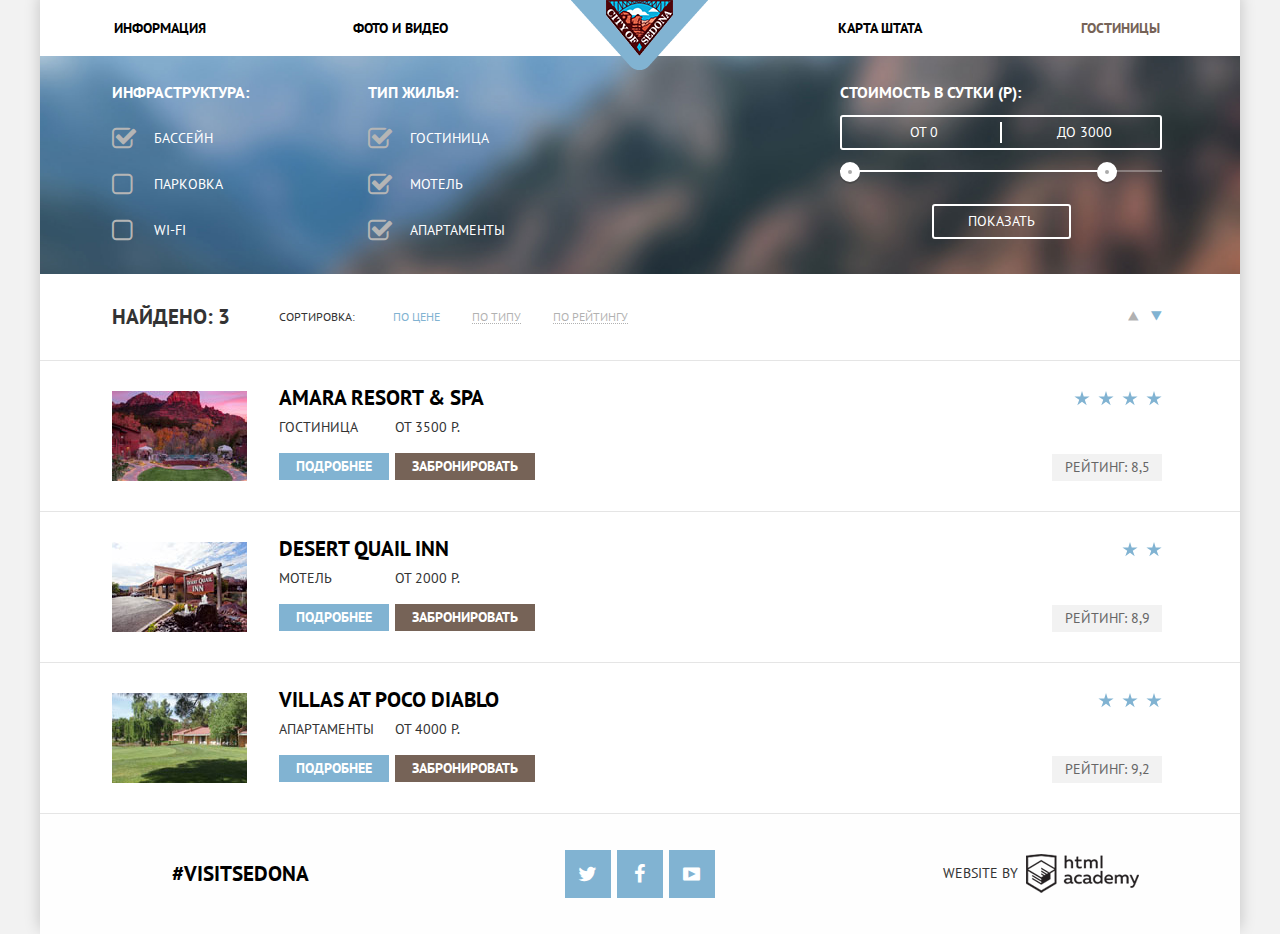
<file: sedona/hotels.html>
<!DOCTYPE html>
<html lang="ru">
<head>
  <meta charset="UTF-8">
  <title>Гостиницы | Седона</title>
  <link href='http://fonts.googleapis.com/css?family=PT+Sans:400,700&amp;subset=latin,cyrillic-ext' rel='stylesheet' type='text/css'>
  <link href="css/normalize.css" rel="stylesheet">
  <link href="css/style.min.css" rel="stylesheet">
</head>
<body class="inner-page hotels">
  <div class="main-container">
    <header class="main-header">
      <a class="logo" href="index.html">лого</a>
      <nav class="main-menu clearfix">
        <ul>
          <li><a href="#">Информация</a></li>
          <li><a href="#">Фото и&nbsp;видео</a></li>
          <li><a href="index.html#map">Карта штата</a></li>
          <li><a class="active" href="hotels.html">Гостиницы</a></li>
        </ul>
      </nav>
    </header>

    <div class="hotels-filters" id="hotels-filters">
      <form class="filters row" action="/filter" method="post">
        <div class="filter-options column column-double">
          <fieldset class="options">
            <h2 class="filter-title">Инфраструктура:</h2>
            <ul>
              <li>
                <input class="form-checkbox" id="check-f-1" type="checkbox" name="facilities" value="val-1" checked>
                <label class="form-label" for="check-f-1">Бассейн</label>
              </li>
              <li>
                <input class="form-checkbox" id="check-f-2" type="checkbox" name="facilities" value="val-2">
                <label class="form-label" for="check-f-2">Парковка</label>
              </li>
              <li>
                <input class="form-checkbox" id="check-f-3" type="checkbox" name="facilities" value="val-3">
                <label class="form-label" for="check-f-3">Wi-Fi</label>
              </li>
            </ul>
          </fieldset>
          <fieldset class="options">
            <h2 class="filter-title">Тип жилья:</h2>
            <ul>
              <li>
                <input class="form-checkbox" id="check-h-1" type="checkbox" name="housing" value="val-1" checked>
                <label class="form-label" for="check-h-1">Гостиница</label>
              </li>
              <li>
                <input class="form-checkbox" id="check-h-2" type="checkbox" name="housing" value="val-2" checked>
                <label class="form-label" for="check-h-2">Мотель</label>
              </li>
              <li>
                <input class="form-checkbox" id="check-h-3" type="checkbox" name="housing" value="val-3" checked>
                <label class="form-label" for="check-h-3">Апартаменты</label>
              </li>
            </ul>
          </fieldset>
        </div>

        <div class="filter-cost column">
          <h2 class="filter-title">Стоимость в&nbsp;сутки (Р):</h2>
          <div class="cost-control" id="cost-control">
            <div class="cost-group">
              <label>от <input class="cost-input cost-input-min" type="text" name="cost-from" value="0"></label>
              <label>до <input class="cost-input cost-input-max" type="text" name="cost-to" value="3000"></label>
            </div>
            <div class="range">
              <div class="scale">
                <button class="scale-slider scale-slider-min" type="button" tabindex="-1"></button>
                <button class="scale-slider scale-slider-max" type="button" tabindex="-1"></button>
              </div>
            </div>
          </div>
          <button class="btn btn-light" type="submit">Показать</button>
        </div>
      </form>
    </div>

    <div class="catalog">
      <header class="catalog-header catalog-row clearfix">
        <h2 class="catalog-column-left">Найдено: 3</h2>

        <div class="sort-order catalog-column-right">
          <a class="icon icon-up-dir" href="#"></a>
          <a class="icon icon-down-dir icon-active" href="#"></a>
        </div>

        <div class="sort-type catalog-column-middle">
          <div class="sort-label">Сортировка:</div>
          <ul>
            <li><a class="active" href="#">по&nbsp;цене</a></li>
            <li><a href="#">по&nbsp;типу</a></li>
            <li><a href="#">по&nbsp;рейтингу</a></li>
          </ul>
        </div>
      </header>

      <main class="catalog-content" itemscope itemtype="http://schema.org/Review">
        <section class="catalog-row clearfix">
          <a class="hotel-thumb catalog-column-left" href="#">
            <img src="img/tmp/hotels/0001-s-01.jpg" width="135" height="90" alt="изображение Amara Resort &amp; Spa">
          </a>

          <div class="rating catalog-column-right" itemprop="reviewRating" itemscope itemtype="http://schema.org/Rating">
            <div class="ratings-stars" data-rating="4"></div>
            <div class="rating-value">Рейтинг:
              <span itemprop="ratingValue">8,5</span>
              <span class="hidden" itemprop="bestRating">10</span>
            </div>
          </div>

          <div class="hotel-info catalog-column-middle">
            <h2 class="hotel-title"><a href="#">Amara Resort &amp; Spa</a></h2>
            <div class="hotel-action"> Гостиница
              <a href="#" class="btn">Подробнее</a>
            </div>
            <div class="hotel-action"> ОТ 3500 Р.
              <a href="#" class="btn btn-order">Забронировать</a>
            </div>
          </div>
        </section>

        <section class="catalog-row clearfix">
          <a class="hotel-thumb catalog-column-left" href="#">
            <img src="img/tmp/hotels/0002-s-01.jpg" width="135" height="90" alt="изображение Desert Quail Inn">
          </a>

          <div class="rating catalog-column-right" itemprop="reviewRating" itemscope itemtype="http://schema.org/Rating">
            <div class="ratings-stars" data-rating="2"></div>
            <div class="rating-value">Рейтинг:
              <span itemprop="ratingValue">8,9</span>
              <span class="hidden" itemprop="bestRating">10</span>
            </div>
          </div>

          <div class="hotel-info catalog-column-middle">
            <h2 class="hotel-title"><a href="#">Desert Quail Inn</a></h2>
            <div class="hotel-action"> Мотель
              <a href="#" class="btn">Подробнее</a>
            </div>
            <div class="hotel-action"> ОТ 2000 Р.
              <a href="#" class="btn btn-order">Забронировать</a>
            </div>
          </div>
        </section>

        <section class="catalog-row clearfix">
          <a class="hotel-thumb catalog-column-left" href="#">
            <img src="img/tmp/hotels/0003-s-01.jpg" width="135" height="90" alt="изображение Villas at Poco Diablo">
          </a>

          <div class="rating catalog-column-right" itemprop="reviewRating" itemscope itemtype="http://schema.org/Rating">
            <div class="ratings-stars" data-rating="3"></div>
            <div class="rating-value">Рейтинг:
              <span itemprop="ratingValue">9,2</span>
              <span class="hidden" itemprop="bestRating">10</span>
            </div>
          </div>

          <div class="hotel-info catalog-column-middle">
            <h2 class="hotel-title"><a href="#">Villas at Poco Diablo</a></h2>
            <div class="hotel-action"> Апартаменты
              <a href="#" class="btn">Подробнее</a>
            </div>
            <div class="hotel-action"> ОТ 4000 Р.
              <a href="#" class="btn btn-order">Забронировать</a>
            </div>
          </div>
        </section>
      </main>
    </div>

    <footer class="main-footer">
      <div class="footer-columns row">
        <div class="footer-hashtag column">
          <a href="#">#visitsedona</a>
        </div>
        <div class="footer-socials column">
          <ul>
            <li><a class="btn btn-social icon-twitter" href="#">Twitter</a></li>
            <li><a class="btn btn-social icon-facebook" href="#">Facebook</a></li>
            <li><a class="btn btn-social icon-youtube" href="#">Youtube</a></li>
          </ul>
        </div>
        <div class="footer-copyright column">
          <span>website by</span>
          <a class="logo-htmlacademy" href="https://htmlacademy.ru/">logo-htmlacademy</a>
        </div>
      </div>
    </footer>
  </div>

  <script src="js/main.min.js"></script>
</body>
</html>
</file>
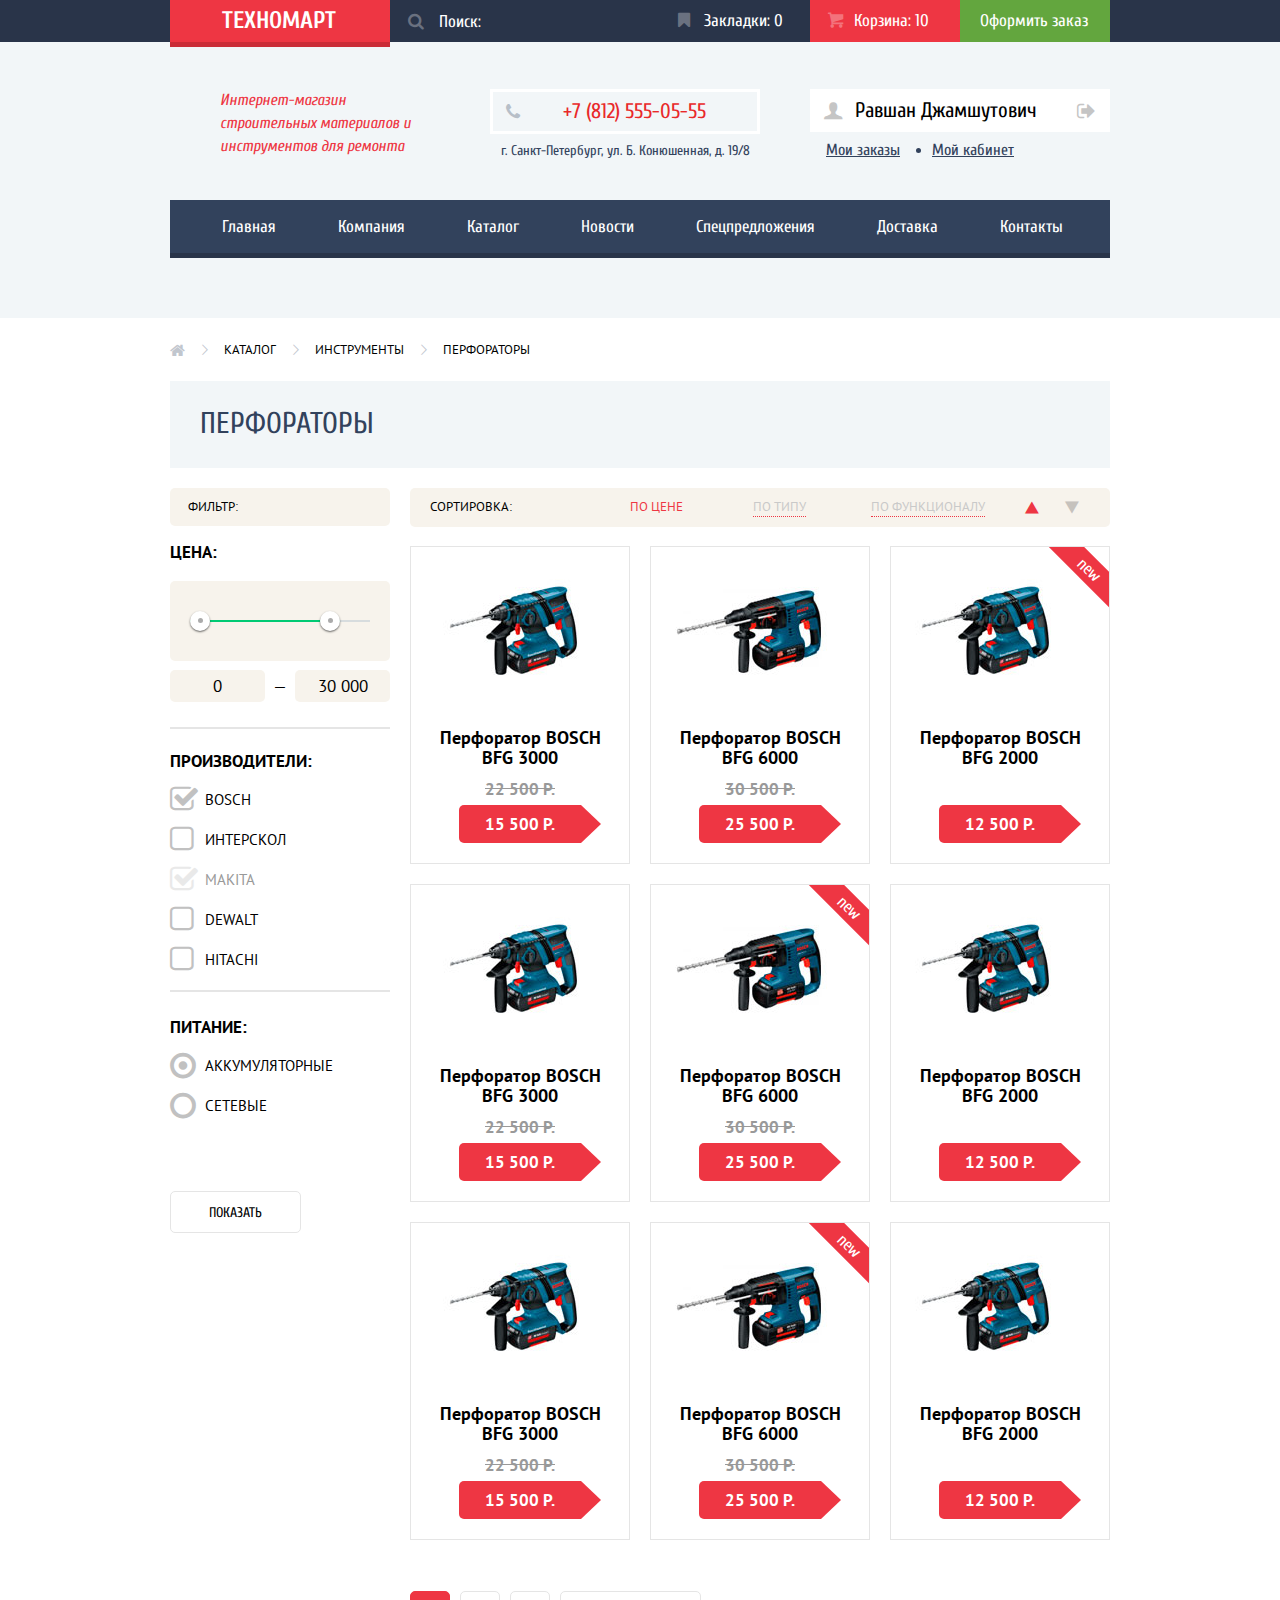
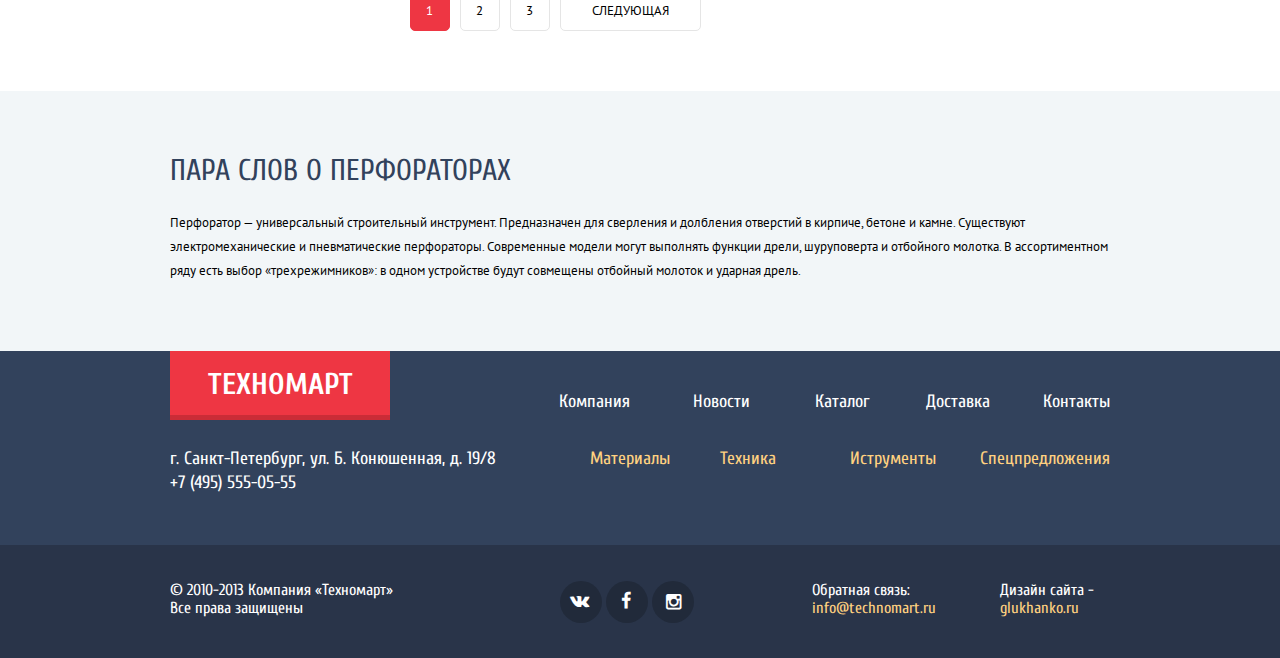
<file: techno/catalog.html>
<!DOCTYPE html>
<html>

<head>
    <meta http-equiv="content-type" content="text/html; charset=utf-8">
    <title>Перфораторы - Техномарт</title>
    <meta name="description" content="предлагаем недорогие перфораторы: сетевые и аккумуляторные">
    <meta name="keywords" content="перфораторы, перфораторы аккумуляторные, перформаторы сетевые, bosch, интерскол, makita, dewalt, hitachi">
    <meta name="author" content="vk.com/id34214149">
    <link href="http://fonts.googleapis.com/css?family=Cuprum:400,400italic,700,700italic&amp;subset=latin,cyrillic" rel="stylesheet" type="text/css">
    <link href="http://fonts.googleapis.com/css?family=PT+Sans:400,700&amp;subset=latin,cyrillic" rel="stylesheet" type="text/css">
    <link rel="stylesheet" href="css/normalize.css" type="text/css">
    <link rel="stylesheet" href="css/style.min.css" type="text/css">
    <link rel="icon" href="img/favicon.ico" type="image/ico">
</head>

<body>
    <header>
        <div class="header-upper-panel">
            <div class="container">
                <a href="index.html" class="header-upper-logo">Техномарт</a>
                <div class="header-upper-search">
                    <form action="/search" method="post">
                        <input type="search" name="search" id="search" placeholder="Поиск:" required>
                        <label for="search"></label>
                    </form>
                </div>
                <a href="#" class="header-upper-bookmark">Закладки: 0</a>
                <a href="#" class="header-upper-cart header-cart-full">Корзина: 10</a>
                <a href="#" class="header-upper-order">Оформить заказ</a>
            </div>
        </div>
        <div class="container">
            <div class="header-middle-panel clearfix">
                <p class="header-middle-block header-middle-about">Интернет-магазин строительных материалов и инструментов для ремонта</p>
                <div class="header-middle-block header-middle-contacts">
                    <p class="header-contacts-telephone">+7 (812) 555-05-55</p>
                    <p class="header-contacts-address">г. Санкт-Петербург, ул. Б. Конюшенная, д. 19/8</p>
                </div>
                <div class="header-middle-block header-middle-user">
                    <a href="#" class="header-block-user">Равшан Джамшутович</a>
                    <div class="header-block-links">
                        <a href="#" class="header-links-element">Мои заказы</a>
                        <a href="#" class="header-links-element">Мой кабинет</a>
                    </div>
                </div>
            </div>
            <nav class="header-bottom-panel">
                <a href="index.html">Главная</a>
                <a href="#">Компания</a>
                <a href="#">Каталог</a>
                <a href="#">Новости</a>
                <a href="#">Спецпредложения</a>
                <a href="#">Доставка</a>
                <a href="#">Контакты</a>
            </nav>
        </div>
    </header>
    <main class="container">
        <ul class="breadcrumbs">
            <li>
                <a href="#">Каталог</a>
            </li>
            <li>
                <a href="#">Инструменты</a>
            </li>
            <li>
                <span>Перфораторы</span>
            </li>
        </ul>
        <h1 class="catalog-title">Перфораторы</h1>
        <div class="catalog-container clearfix">
            <aside class="left-column catalog-filter-column">
                <form action="/filter" method="post">
                    <p>Фильтр:</p>
                    <h3 class="catalog-filter-title">Цена:</h3>
                    <div class="catalog-range-filter">
                        <div class="catalog-filter-controls">
                            <div class="catalog-filter-scale">
                                <div class="catalog-scale-bar"></div>
                            </div>
                            <div class="catalog-scale-toggle catalog-min-toggle"></div>
                            <div class="catalog-scale-toggle catalog-max-toggle"></div>
                        </div>
                        <div class="catalog-price-controls clearfix">
                            <input class="catalog-min-price" type="text" value="0">
                            <span class="catalog-minus-sign">—</span>
                            <input class="catalog-max-price" type="text" value="30 000">
                        </div>
                    </div>
                    <h3 class="catalog-filter-title">Производители:</h3>
                    <input id="bosch-checkbox" name="bosch" type="checkbox" value="bosch" checked>
                    <label for="bosch-checkbox">Bosch</label>
                    <input id="intersckol-checkbox" name="intersckol" type="checkbox" value="intersckol">
                    <label for="intersckol-checkbox">Интерскол</label>
                    <input id="makita-checkbox" name="makita" type="checkbox" value="makita" checked disabled>
                    <label for="makita-checkbox">Makita</label>
                    <input id="dewalt-checkbox" name="dewalt" type="checkbox" value="dewalt">
                    <label for="dewalt-checkbox">Dewalt</label>
                    <input id="hitachi-checkbox" name="hitachi" type="checkbox" value="hitachi">
                    <label for="hitachi-checkbox">Hitachi</label>
                    <h3 class="catalog-filter-title">Питание:</h3>
                    <input type="radio" name="charge" id="rechargeable" value="rechargeable" checked>
                    <label for="rechargeable">Аккумуляторные</label>
                    <input type="radio" name="charge" id="unchargeable" value="unchargeable">
                    <label for="unchargeable">Сетевые</label>
                    <button type="submit" class="filter-btn">Показать</button>
                </form>
            </aside>
            <section class="right-column catalog-goods-column clearfix">
                <div class="catalog-options clearfix">
                    <span>Сортировка:</span>
                    <div class="catalog-options-parameters">
                        <a href="#" class="catalog-options-variant catalog-options-price catalog-options-active">По цене</a>
                        <a href="#" class="catalog-options-variant catalog-options-type">По типу</a>
                        <a href="#" class="catalog-options-variant catalog-options-functions">По функционалу</a>
                        <a class="catalog-up-arrow catalog-options-active" href="#"></a>
                        <a class="catalog-down-arrow" href="#"></a>
                    </div>
                </div>
                <div class="catalog-block">
                    <div class="catalog-item">
                        <figure class="catalog-item-image">
                            <img src="img/catalog-item-bfg-3000.jpg" width="218" height="169" alt="Перфоратор BOSCH BFG 3000">
                        </figure>
                        <div class="catalog-item-buttons">
                            <a href="#" class="catalog-button catalog-item-buy">Купить</a>
                            <a href="#" class="catalog-button catalog-item-bookmark">В закладки</a>
                        </div>
                        <p class="catalog-item-vendor">Перфоратор BOSCH</p>
                        <p class="catalog-item-model">BFG 3000</p>
                        <p class="catalog-item-price">22 500 Р.</p>
                        <p class="catalog-item-discount">15 500 Р.</p>
                    </div>
                    <div class="catalog-item">
                        <figure class="catalog-item-image">
                            <img src="img/catalog-item-bfg-6000.jpg" width="218" height="169" alt="Перфоратор BOSCH BFG 6000">
                        </figure>
                        <div class="catalog-item-buttons">
                            <a href="#" class="catalog-button catalog-item-buy">Купить</a>
                            <a href="#" class="catalog-button catalog-item-bookmark">В закладки</a>
                        </div>
                        <p class="catalog-item-vendor">Перфоратор BOSCH</p>
                        <p class="catalog-item-model">BFG 6000</p>
                        <p class="catalog-item-price">30 500 Р.</p>
                        <p class="catalog-item-discount">25 500 Р.</p>
                    </div>
                    <div class="catalog-item new-item catalog-item-active">
                        <figure class="catalog-item-image">
                            <img src="img/catalog-item-bfg-2000.jpg" width="218" height="169" alt="Перфоратор BOSCH BFG 2000">
                        </figure>
                        <div class="catalog-item-buttons">
                            <a href="#" class="catalog-button catalog-item-buy">Купить</a>
                            <a href="#" class="catalog-button catalog-item-bookmark">В закладки</a>
                        </div>
                        <p class="catalog-item-vendor">Перфоратор BOSCH</p>
                        <p class="catalog-item-model">BFG 2000</p>
                        <p class="catalog-item-discount">12 500 Р.</p>
                    </div>
                    <div class="catalog-item">
                        <figure class="catalog-item-image">
                            <img src="img/catalog-item-bfg-3000.jpg" width="218" height="169" alt="Перфоратор BOSCH BFG 3000">
                        </figure>
                        <div class="catalog-item-buttons">
                            <a href="#" class="catalog-button catalog-item-buy">Купить</a>
                            <a href="#" class="catalog-button catalog-item-bookmark">В закладки</a>
                        </div>
                        <p class="catalog-item-vendor">Перфоратор BOSCH</p>
                        <p class="catalog-item-model">BFG 3000</p>
                        <p class="catalog-item-price">22 500 Р.</p>
                        <p class="catalog-item-discount">15 500 Р.</p>
                    </div>
                    <div class="catalog-item new-item">
                        <figure class="catalog-item-image">
                            <img src="img/catalog-item-bfg-6000.jpg" width="218" height="169" alt="Перфоратор BOSCH BFG 6000">
                        </figure>
                        <div class="catalog-item-buttons">
                            <a href="#" class="catalog-button catalog-item-buy">Купить</a>
                            <a href="#" class="catalog-button catalog-item-bookmark">В закладки</a>
                        </div>
                        <p class="catalog-item-vendor">Перфоратор BOSCH</p>
                        <p class="catalog-item-model">BFG 6000</p>
                        <p class="catalog-item-price">30 500 Р.</p>
                        <p class="catalog-item-discount">25 500 Р.</p>
                    </div>
                    <div class="catalog-item">
                        <figure class="catalog-item-image">
                            <img src="img/catalog-item-bfg-2000.jpg" width="218" height="169" alt="Перфоратор BOSCH BFG 2000">
                        </figure>
                        <div class="catalog-item-buttons">
                            <a href="#" class="catalog-button catalog-item-buy">Купить</a>
                            <a href="#" class="catalog-button catalog-item-bookmark">В закладки</a>
                        </div>
                        <p class="catalog-item-vendor">Перфоратор BOSCH</p>
                        <p class="catalog-item-model">BFG 2000</p>
                        <p class="catalog-item-discount">12 500 Р.</p>
                    </div>
                    <div class="catalog-item">
                        <figure class="catalog-item-image">
                            <img src="img/catalog-item-bfg-3000.jpg" width="218" height="169" alt="Перфоратор BOSCH BFG 3000">
                        </figure>
                        <div class="catalog-item-buttons">
                            <a href="#" class="catalog-button catalog-item-buy">Купить</a>
                            <a href="#" class="catalog-button catalog-item-bookmark">В закладки</a>
                        </div>
                        <p class="catalog-item-vendor">Перфоратор BOSCH</p>
                        <p class="catalog-item-model">BFG 3000</p>
                        <p class="catalog-item-price">22 500 Р.</p>
                        <p class="catalog-item-discount">15 500 Р.</p>
                    </div>
                    <div class="catalog-item new-item">
                        <figure class="catalog-item-image">
                            <img src="img/catalog-item-bfg-6000.jpg" width="218" height="169" alt="Перфоратор BOSCH BFG 6000">
                        </figure>
                        <div class="catalog-item-buttons">
                            <a href="#" class="catalog-button catalog-item-buy">Купить</a>
                            <a href="#" class="catalog-button catalog-item-bookmark">В закладки</a>
                        </div>
                        <p class="catalog-item-vendor">Перфоратор BOSCH</p>
                        <p class="catalog-item-model">BFG 6000</p>
                        <p class="catalog-item-price">30 500 Р.</p>
                        <p class="catalog-item-discount">25 500 Р.</p>
                    </div>
                    <div class="catalog-item">
                        <figure class="catalog-item-image">
                            <img src="img/catalog-item-bfg-2000.jpg" width="218" height="169" alt="Перфоратор BOSCH BFG 2000">
                        </figure>
                        <div class="catalog-item-buttons">
                            <a href="#" class="catalog-button catalog-item-buy">Купить</a>
                            <a href="#" class="catalog-button catalog-item-bookmark">В закладки</a>
                        </div>
                        <p class="catalog-item-vendor">Перфоратор BOSCH</p>
                        <p class="catalog-item-model">BFG 2000</p>
                        <p class="catalog-item-discount">12 500 Р.</p>
                    </div>
                </div>
                <div class="catalog-paginator">
                    <span class="catalog-paginator-active">1</span>
                    <a href="#">2</a>
                    <a href="#">3</a>
                    <a href="#" class="catalog-paginator-next">Следующая</a>
                </div>
            </section>
        </div>
    </main>
    <div class="perforators">
        <h2 class="perforators-title container">Пара слов о перфораторах</h2>
        <p class="perforators-about container">Перфоратор — универсальный строительный инструмент. Предназначен для сверления и долбления отверстий в кирпиче, бетоне и камне. Существуют электромеханические и пневматические перфораторы. Современные модели могут выполнять функции дрели, шуруповерта и отбойного молотка. В ассортиментном ряду есть выбор «трехрежимников»: в одном устройстве будут совмещены отбойный молоток и ударная дрель.</p>
    </div>
    <footer>
        <div class="footer-upper-panel container clearfix">
            <a href="index.html" class="footer-panel-logo">Техномарт</a>
            <ul class="footer-panel-contacts">
                <li>
                    <a href="#">Компания</a>
                </li>
                <li>
                    <a href="#">Новости</a>
                </li>
                <li>
                    <a href="catalog.html">Каталог</a>
                </li>
                <li>
                    <a href="#">Доставка</a>
                </li>
                <li>
                    <a href="#">Контакты</a>
                </li>
            </ul>
        </div>
        <div class="footer-middle-panel container clearfix">
            <div class="footer-panel-address">
                <p>г. Санкт-Петербург, ул. Б. Конюшенная, д. 19/8</p>
                <p>+7 (495) 555-05-55</p>
            </div>
            <ul class="footer-panel-offer">
                <li>
                    <a href="#">Материалы</a>
                </li>
                <li>
                    <a href="#">Техника</a>
                </li>
                <li>
                    <a href="#">Иструменты</a>
                </li>
                <li>
                    <a href="#">Спецпредложения</a>
                </li>
            </ul>
        </div>
        <div class="footer-bottom-panel">
            <div class="container clearfix">
                <div class="footer-bottom-copyright">
                    <p>© 2010-2013 Компания «Техномарт»</p>
                    <p>Все права защищены</p>
                </div>
                <div class="footer-bottom-social">
                    <a href="#" class="footer-social-btn footer-social-vk"></a>
                    <a href="#" class="footer-social-btn footer-social-fb"></a>
                    <a href="#" class="footer-social-btn footer-social-inst"></a>
                </div>
                <div class="footer-bottom-feedback">
                    <p>Обратная связь:</p>
                    <a href="mailto:info@technomart.ru" class="footer-feedback-mail">info@technomart.ru</a>
                </div>
                <div class="footer-bottom-design">
                    <p>Дизайн сайта -</p>
                    <a href="#" class="footer-design-author">glukhanko.ru</a>
                </div>
            </div>
        </div>
    </footer>
    <div class="cart-notification">
        <a href="#" class="cart-notification-close"></a>
        <form action="/cart" method="post">
            <p class="cart-notification-title">Товар добавлен в корзину!</p>
            <div class="cart-notification-decision">
                <button type="submit" class="cart-order-btn">Оформить заказ</button>
                <a href="#" class="cart-cancel-btn">Продолжить покупки</a>
            </div>
        </form>
    </div>
    <script src="js/script.min.js"></script>
</body>

</html>
</file>
<file: libs/linea/styles.css>
@charset "UTF-8";

@font-face {
  font-family: "linea-basic-10";
  src:url("fonts/linea-basic-10.eot");
  src:url("fonts/linea-basic-10.eot?#iefix") format("embedded-opentype"),
    url("fonts/linea-basic-10.woff") format("woff"),
    url("fonts/linea-basic-10.ttf") format("truetype"),
    url("fonts/linea-basic-10.svg#linea-basic-10") format("svg");
  font-weight: normal;
  font-style: normal;

}

[data-icon]:before {
  font-family: "linea-basic-10" !important;
  content: attr(data-icon);
  font-style: normal !important;
  font-weight: normal !important;
  font-variant: normal !important;
  text-transform: none !important;
  speak: none;
  line-height: 1;
  -webkit-font-smoothing: antialiased;
  -moz-osx-font-smoothing: grayscale;
}

[class^="icon-"]:before,
[class*=" icon-"]:before {
  font-family: "linea-basic-10" !important;
  font-style: normal !important;
  font-weight: normal !important;
  font-variant: normal !important;
  text-transform: none !important;
  speak: none;
  line-height: 1;
  -webkit-font-smoothing: antialiased;
  -moz-osx-font-smoothing: grayscale;
}

.icon-basic-accelerator:before {
  content: "a";
}
.icon-basic-alarm:before {
  content: "b";
}
.icon-basic-anchor:before {
  content: "c";
}
.icon-basic-anticlockwise:before {
  content: "d";
}
.icon-basic-archive:before {
  content: "e";
}
.icon-basic-archive-full:before {
  content: "f";
}
.icon-basic-ban:before {
  content: "g";
}
.icon-basic-battery-charge:before {
  content: "h";
}
.icon-basic-battery-empty:before {
  content: "i";
}
.icon-basic-battery-full:before {
  content: "j";
}
.icon-basic-battery-half:before {
  content: "k";
}
.icon-basic-bolt:before {
  content: "l";
}
.icon-basic-book:before {
  content: "m";
}
.icon-basic-book-pen:before {
  content: "n";
}
.icon-basic-book-pencil:before {
  content: "o";
}
.icon-basic-bookmark:before {
  content: "p";
}
.icon-basic-calculator:before {
  content: "q";
}
.icon-basic-calendar:before {
  content: "r";
}
.icon-basic-cards-diamonds:before {
  content: "s";
}
.icon-basic-cards-hearts:before {
  content: "t";
}
.icon-basic-case:before {
  content: "u";
}
.icon-basic-chronometer:before {
  content: "v";
}
.icon-basic-clessidre:before {
  content: "w";
}
.icon-basic-clock:before {
  content: "x";
}
.icon-basic-clockwise:before {
  content: "y";
}
.icon-basic-cloud:before {
  content: "z";
}
.icon-basic-clubs:before {
  content: "A";
}
.icon-basic-compass:before {
  content: "B";
}
.icon-basic-cup:before {
  content: "C";
}
.icon-basic-diamonds:before {
  content: "D";
}
.icon-basic-display:before {
  content: "E";
}
.icon-basic-download:before {
  content: "F";
}
.icon-basic-exclamation:before {
  content: "G";
}
.icon-basic-eye:before {
  content: "H";
}
.icon-basic-eye-closed:before {
  content: "I";
}
.icon-basic-female:before {
  content: "J";
}
.icon-basic-flag1:before {
  content: "K";
}
.icon-basic-flag2:before {
  content: "L";
}
.icon-basic-floppydisk:before {
  content: "M";
}
.icon-basic-folder:before {
  content: "N";
}
.icon-basic-folder-multiple:before {
  content: "O";
}
.icon-basic-gear:before {
  content: "P";
}
.icon-basic-geolocalize-01:before {
  content: "Q";
}
.icon-basic-geolocalize-05:before {
  content: "R";
}
.icon-basic-globe:before {
  content: "S";
}
.icon-basic-gunsight:before {
  content: "T";
}
.icon-basic-hammer:before {
  content: "U";
}
.icon-basic-headset:before {
  content: "V";
}
.icon-basic-heart:before {
  content: "W";
}
.icon-basic-heart-broken:before {
  content: "X";
}
.icon-basic-helm:before {
  content: "Y";
}
.icon-basic-home:before {
  content: "Z";
}
.icon-basic-info:before {
  content: "0";
}
.icon-basic-ipod:before {
  content: "1";
}
.icon-basic-joypad:before {
  content: "2";
}
.icon-basic-key:before {
  content: "3";
}
.icon-basic-keyboard:before {
  content: "4";
}
.icon-basic-laptop:before {
  content: "5";
}
.icon-basic-life-buoy:before {
  content: "6";
}
.icon-basic-lightbulb:before {
  content: "7";
}
.icon-basic-link:before {
  content: "8";
}
.icon-basic-lock:before {
  content: "9";
}
.icon-basic-lock-open:before {
  content: "!";
}
.icon-basic-magic-mouse:before {
  content: "\"";
}
.icon-basic-magnifier:before {
  content: "#";
}
.icon-basic-magnifier-minus:before {
  content: "$";
}
.icon-basic-magnifier-plus:before {
  content: "%";
}
.icon-basic-mail:before {
  content: "&";
}
.icon-basic-mail-multiple:before {
  content: "'";
}
.icon-basic-mail-open:before {
  content: "(";
}
.icon-basic-mail-open-text:before {
  content: ")";
}
.icon-basic-male:before {
  content: "*";
}
.icon-basic-map:before {
  content: "+";
}
.icon-basic-message:before {
  content: ",";
}
.icon-basic-message-multiple:before {
  content: "-";
}
.icon-basic-message-txt:before {
  content: ".";
}
.icon-basic-mixer2:before {
  content: "/";
}
.icon-basic-mouse:before {
  content: ":";
}
.icon-basic-notebook:before {
  content: ";";
}
.icon-basic-notebook-pen:before {
  content: "<";
}
.icon-basic-notebook-pencil:before {
  content: "=";
}
.icon-basic-paperplane:before {
  content: ">";
}
.icon-basic-pencil-ruler:before {
  content: "?";
}
.icon-basic-pencil-ruler-pen:before {
  content: "@";
}
.icon-basic-photo:before {
  content: "[";
}
.icon-basic-picture:before {
  content: "]";
}
.icon-basic-picture-multiple:before {
  content: "^";
}
.icon-basic-pin1:before {
  content: "_";
}
.icon-basic-pin2:before {
  content: "`";
}
.icon-basic-postcard:before {
  content: "{";
}
.icon-basic-postcard-multiple:before {
  content: "|";
}
.icon-basic-printer:before {
  content: "}";
}
.icon-basic-question:before {
  content: "~";
}
.icon-basic-rss:before {
  content: "\\";
}
.icon-basic-server:before {
  content: "\e000";
}
.icon-basic-server2:before {
  content: "\e001";
}
.icon-basic-server-cloud:before {
  content: "\e002";
}
.icon-basic-server-download:before {
  content: "\e003";
}
.icon-basic-server-upload:before {
  content: "\e004";
}
.icon-basic-settings:before {
  content: "\e005";
}
.icon-basic-share:before {
  content: "\e006";
}
.icon-basic-sheet:before {
  content: "\e007";
}
.icon-basic-sheet-multiple:before {
  content: "\e008";
}
.icon-basic-sheet-pen:before {
  content: "\e009";
}
.icon-basic-sheet-pencil:before {
  content: "\e00a";
}
.icon-basic-sheet-txt:before {
  content: "\e00b";
}
.icon-basic-signs:before {
  content: "\e00c";
}
.icon-basic-smartphone:before {
  content: "\e00d";
}
.icon-basic-spades:before {
  content: "\e00e";
}
.icon-basic-spread:before {
  content: "\e00f";
}
.icon-basic-spread-bookmark:before {
  content: "\e010";
}
.icon-basic-spread-text:before {
  content: "\e011";
}
.icon-basic-spread-text-bookmark:before {
  content: "\e012";
}
.icon-basic-star:before {
  content: "\e013";
}
.icon-basic-tablet:before {
  content: "\e014";
}
.icon-basic-target:before {
  content: "\e015";
}
.icon-basic-todo:before {
  content: "\e016";
}
.icon-basic-todo-pen:before {
  content: "\e017";
}
.icon-basic-todo-pencil:before {
  content: "\e018";
}
.icon-basic-todo-txt:before {
  content: "\e019";
}
.icon-basic-todolist-pen:before {
  content: "\e01a";
}
.icon-basic-todolist-pencil:before {
  content: "\e01b";
}
.icon-basic-trashcan:before {
  content: "\e01c";
}
.icon-basic-trashcan-full:before {
  content: "\e01d";
}
.icon-basic-trashcan-refresh:before {
  content: "\e01e";
}
.icon-basic-trashcan-remove:before {
  content: "\e01f";
}
.icon-basic-upload:before {
  content: "\e020";
}
.icon-basic-usb:before {
  content: "\e021";
}
.icon-basic-video:before {
  content: "\e022";
}
.icon-basic-watch:before {
  content: "\e023";
}
.icon-basic-webpage:before {
  content: "\e024";
}
.icon-basic-webpage-img-txt:before {
  content: "\e025";
}
.icon-basic-webpage-multiple:before {
  content: "\e026";
}
.icon-basic-webpage-txt:before {
  content: "\e027";
}
.icon-basic-world:before {
  content: "\e028";
}
</file>
<file: css/fonts.css>
@import url(https://fonts.googleapis.com/css?family=Roboto:400,500,700&subset=latin,cyrillic-ext);
@import url(https://fonts.googleapis.com/css?family=Open+Sans:400,700,600,800&subset=latin,cyrillic-ext);
@font-face {
  font-family: "Raleway";
  font-style: normal;
  font-weight: normal;
  src: url("../fonts/RalewayRegular/RalewayRegular.eot?#iefix") format("embedded-opentype"), url("../fonts/RalewayRegular/RalewayRegular.woff") format("woff"), url("../fonts/RalewayRegular/RalewayRegular.ttf") format("truetype"); }
@font-face {
  font-family: "Raleway";
  font-style: normal;
  font-weight: 700;
  src: url("../fonts/RalewayBold/RalewayBold.eot?#iefix") format("embedded-opentype"), url("../fonts/RalewayBold/RalewayBold.woff") format("woff"), url("../fonts/RalewayBold/RalewayBold.ttf") format("truetype"); }
@font-face {
  font-family: "Raleway";
  font-style: normal;
  font-weight: 300;
  src: url("../fonts/RalewayLight/RalewayLight.eot?#iefix") format("embedded-opentype"), url("../fonts/RalewayLight/RalewayLight.woff") format("woff"), url("../fonts/RalewayLight/RalewayLight.ttf") format("truetype"); }
@font-face {
  font-family: "Raleway";
  font-style: normal;
  font-weight: 600;
  src: url("../fonts/RalewaySemiBold/RalewaySemiBold.eot?#iefix") format("embedded-opentype"), url("../fonts/RalewaySemiBold/RalewaySemiBold.woff") format("woff"), url("../fonts/RalewaySemiBold/RalewaySemiBold.ttf") format("truetype"); }
</file>
<file: css/main.css>
body {
  font-family: "Open Sans", sans-serif;
  font-weight: normal;
  font-size: 14px;
  min-width: 320px;
  position: relative;
  line-height: 1.6;
  -webkit-font-smoothing: antialiased; }

body input:focus:required:invalid,
body textarea:focus:required:invalid {
  color: red; }

body input:required:valid,
body textarea:required:valid {
  color: green; }

.hidden {
  display: none; }

section,
.main_head {
  position: relative; }
  section h3,
  .main_head h3 {
    text-align: center;
    text-transform: uppercase;
    font-weight: 400;
    font-size: 12px;
    margin-top: 0;
    margin-bottom: 35px; }

section {
  padding: 70px 0 90px; }
  section h2 {
    text-align: center;
    font-size: 24px;
    text-transform: uppercase;
    margin: 0 0 15px;
    letter-spacing: 1px; }
  section .personal_header {
    font-size: 13px;
    text-align: left;
    margin-bottom: 30px;
    color: #555; }

.s_descr_wrap {
  text-align: center; }
  .s_descr_wrap .s_descr {
    display: inline-block;
    text-transform: uppercase;
    font-size: 12px;
    position: relative;
    margin-bottom: 130px;
    font-weight: 600; }
    .s_descr_wrap .s_descr::after {
      content: "";
      height: 1px;
      left: 50%;
      margin-left: -75px;
      margin-top: 60px;
      position: absolute;
      width: 150px; }

.main_head {
  min-height: 480px;
  padding-top: 20px; }

.loader {
  background: none repeat scroll 0 0 #ffffff;
  bottom: 0;
  height: 100%;
  left: 0;
  position: fixed;
  right: 0;
  top: 0;
  width: 100%;
  z-index: 9999; }
  .loader .loader_inner {
    background-image: url("../img/preloader.gif");
    background-size: cover;
    background-repeat: no-repeat;
    background-position: center center;
    background-color: #fff;
    height: 60px;
    width: 60px;
    margin-top: -30px;
    margin-left: -30px;
    left: 50%;
    top: 50%;
    position: absolute; }

.logo_container {
  float: left; }

svg {
  height: 60px;
  width: 60px;
  z-index: 1;
  position: relative; }

.toggle_mnu {
  width: 60px;
  height: 60px;
  position: fixed;
  z-index: 100;
  border: none;
  right: 20px;
  top: 20px; }
  .toggle_mnu span {
    display: block; }

.sandwich {
  width: 28px;
  height: 28px;
  position: absolute;
  top: 8px;
  bottom: 0;
  left: 0;
  right: 0;
  margin: auto;
  z-index: 200; }

.sw-topper {
  position: relative;
  top: 0;
  width: 28px;
  height: 3px;
  background: white;
  border: none;
  border-radius: 4px 4px 4px 4px;
  -webkit-transition: -webkit-transform 0.5s, top 0.2s;
          transition: transform 0.5s, top 0.2s;
  display: block; }

svg path {
  fill: #e0e0e0; }

.sw-bottom {
  position: relative;
  width: 28px;
  height: 3px;
  top: 6.6px;
  background: white;
  border: none;
  border-radius: 4px 4px 4px 4px;
  -webkit-transition: -webkit-transform 0.5s, top 0.2s;
          transition: transform 0.5s, top 0.2s;
  -webkit-transition-delay: 0.2s, 0s;
          transition-delay: 0.2s, 0s; }

.sw-footer {
  position: relative;
  width: 28px;
  height: 3px;
  top: 13.5px;
  background: white;
  border: none;
  border-radius: 4px 4px 4px 4px;
  -webkit-transition: all 0.5s;
          transition: all 0.5s;
  -webkit-transition-delay: 0.1s;
          transition-delay: 0.1s; }

.sandwich.active .sw-topper {
  top: 9px;
  -webkit-transform: rotate(-45deg);
      -ms-transform: rotate(-45deg);
          transform: rotate(-45deg); }
.sandwich.active .sw-bottom {
  top: 6px;
  -webkit-transform: rotate(45deg);
      -ms-transform: rotate(45deg);
          transform: rotate(45deg); }
.sandwich.active .sw-footer {
  opacity: 0;
  top: 0;
  -webkit-transform: rotate(180deg);
      -ms-transform: rotate(180deg);
          transform: rotate(180deg); }

.top_mnu {
  position: fixed;
  width: 100%;
  height: 100%;
  background-color: rgba(0, 0, 0, 0.85);
  z-index: 50;
  right: 0;
  top: 0;
  display: none; }
  .top_mnu ul,
  .top_mnu li {
    list-style-type: none;
    padding: 0;
    margin: 0; }
  .top_mnu ul {
    margin-top: 180px;
    text-align: center;
    -webkit-animation-duration: 0.01s;
    animation-duration: 0.01s; }
    .top_mnu ul li:nth-child(1) a {
      -webkit-animation-delay: 0;
      animation-delay: 0; }
    .top_mnu ul li:nth-child(2) a {
      -webkit-animation-delay: 0.1s;
      animation-delay: 0.1s; }
    .top_mnu ul li:nth-child(3) a {
      -webkit-animation-delay: 0.2s;
      animation-delay: 0.2s; }
    .top_mnu ul li:nth-child(4) a {
      -webkit-animation-delay: 0.3s;
      animation-delay: 0.3s; }
    .top_mnu ul a {
      color: #fff;
      display: block;
      text-transform: uppercase;
      font-size: 12px;
      opacity: 0;
      position: relative;
      height: 60px;
      outline: none; }
      .top_mnu ul a span {
        display: block;
        position: relative;
        top: -40px;
        left: 0;
        height: 100%;
        -webkit-transition: all 0.5s ease;
        transition: all 0.5s ease; }
        .top_mnu ul a span:hover {
          background-color: rgba(255, 255, 255, 0.08); }

.top_wrapper {
  display: table;
  width: 100%;
  height: 100%;
  position: absolute;
  top: 0;
  left: 0;
  z-index: 10; }
  .top_wrapper .top_descr {
    display: table-row; }
    .top_wrapper .top_descr .top_centered {
      display: table-cell;
      text-align: center;
      vertical-align: middle; }
  .top_wrapper .top_text {
    display: inline-block;
    -webkit-transition: all 1s ease;
    transition: all 1s ease; }
    .top_wrapper .top_text p {
      margin: 0;
      text-transform: uppercase;
      -webkit-animation-delay: 1s;
      animation-delay: 1s; }
    .top_wrapper .top_text h1 {
      display: inline-block;
      padding: 10px 35px;
      color: #fff;
      border: 8px solid #fff;
      text-transform: uppercase;
      font-weight: bold;
      font-size: 2.8em;
      background-color: rgba(0, 0, 0, 0.1);
      margin-left: 20px;
      margin-right: 20px;
      -webkit-animation-delay: 0.5s;
      animation-delay: 0.5s; }

.toggle_mnu {
  background-color: #000; }

.main_footer {
  padding: 50px 0;
  font-size: 13px;
  font-weight: 300; }
  .main_footer .social_wrap {
    float: right;
    line-height: 0; }
    .main_footer .social_wrap ul {
      margin: 0; }

.person {
  text-align: center;
  margin-bottom: 35px; }
  .person img {
    max-width: 220px;
    display: inline-block;
    border-radius: 50%; }

.s_about p {
  margin-bottom: 25px; }
.s_about ul,
.s_about li {
  margin: 0;
  padding: 0;
  list-style-type: none; }
.s_about li {
  margin-bottom: 10px; }
.s_about .social_wrap {
  margin-top: 25px; }

.social_wrap li {
  display: inline-block;
  font-size: 20px;
  padding: 0 3px; }

.resume_container .left .resume_description strong {
  margin-left: 10px; }
.resume_container .right .resume_description strong {
  margin-right: 10px; }
.resume_container .left {
  text-align: right;
  border-right: #d2d2d2 1px solid; }
  .resume_container .left h3 {
    text-align: right; }
.resume_container .right {
  text-align: left; }
  .resume_container .right h3 {
    text-align: left; }
.resume_container h3 {
  margin-top: 30px; }
.resume_container .year {
  font-weight: 600;
  font-style: italic;
  display: inline-block;
  padding: 0 15px;
  margin-bottom: 15px; }
.resume_container strong {
  font-weight: 600;
  font-style: normal;
  text-transform: uppercase; }
.resume_container .resume_description {
  font-style: italic; }
.resume_container .resume_item {
  margin-bottom: 40px; }
  .resume_container .resume_item p {
    margin-top: 10px; }
  .resume_container .resume_item:last-child {
    margin-bottom: 0; }
    .resume_container .resume_item:last-child p {
      margin-bottom: 0; }

.resume_icon {
  font-size: 40px;
  margin-bottom: 35px; }
  .resume_icon .year {
    display: inline-block;
    margin-bottom: 15px;
    padding: 0 10px; }

.s_portfolio ul,
.s_portfolio li {
  list-style-type: none;
  padding: 0;
  margin: 0;
  text-align: center; }
.s_portfolio li {
  display: inline-block;
  margin: 0 10px;
  text-transform: uppercase;
  font-size: 12px;
  cursor: pointer;
  line-height: 2; }
.s_portfolio ul {
  margin-bottom: 50px; }

.portfolio_item {
  display: none;
  padding: 0; }
  .portfolio_item img {
    width: 100%;
    max-height: 220px; }
  .portfolio_item .port_item_cont {
    position: absolute;
    top: 0;
    left: 0;
    width: 100%;
    height: 100%;
    background-color: rgba(0, 0, 0, 0.8);
    text-align: center;
    padding-top: 15%;
    opacity: 0;
    -webkit-transition: all 0.5s;
            transition: all 0.5s; }
  .portfolio_item:hover .port_item_cont {
    opacity: 1;
    padding-top: 20%; }
  .portfolio_item h3 {
    color: #fff;
    margin-bottom: 0; }
  .portfolio_item a {
    background-color: transparent;
    border: #fff 1px solid;
    padding: 2px 10px;
    display: inline-block; }

.podrt_descr {
  background-color: #fff;
  max-width: 500px;
  margin: auto; }
  .podrt_descr p,
  .podrt_descr h3 {
    padding: 20px;
    padding-bottom: 0; }
  .podrt_descr h3 {
    margin-bottom: 0;
    text-align: center;
    text-transform: uppercase;
    font-weight: 400;
    margin-top: 20px;
    padding-top: 25px; }
  .podrt_descr p {
    margin-top: 0; }
  .podrt_descr img {
    width: 100%;
    margin-top: 10px; }

.modal-box-content {
  position: relative; }

.contact_box {
  margin-bottom: 30px; }
  .contact_box h3 {
    text-align: left;
    color: #000;
    margin-bottom: 0px;
    font-size: 14px; }
  .contact_box .contacts_icon {
    font-size: 30px; }
  .contact_box p {
    margin-top: 5px; }

.main_form button {
  border: none;
  color: #fff;
  line-height: 40px;
  padding: 0 25px;
  font-size: 13px;
  text-transform: uppercase;
  font-weight: 600;
  margin-top: 10px;
  float: right; }

.form-group {
  display: block;
  margin-bottom: 20px; }
  .form-group .color_element {
    font-weight: 700;
    font-size: 18px; }
  .form-group .text-danger {
    font-size: 11px;
    margin-top: 5px;
    display: block; }
    .form-group .text-danger ul,
    .form-group .text-danger li {
      margin: 0;
      padding: 0;
      list-style-type: none; }
  .form-group input,
  .form-group textarea {
    display: block;
    width: 100%;
    border: 1px solid #ccc;
    margin-top: 5px;
    line-height: 40px;
    text-indent: 12px;
    font-size: 12px;
    background-color: transparent; }
</file>
<file: css/skins/purple.css>
body {
  color: #222; }

a {
  color: #8238A7; }

p,
body .main_footer,
.s_about li {
  color: #888; }

.color_element {
  color: #8238A7; }

.color_bg {
  background-color: #8238A7; }

.color_border {
  border-color: #8238A7; }

.bg_light {
  background-color: #FAFAFA; }

.bg_dark {
  background-color: #222;
  color: #fff; }
  .bg_dark .s_descr::after {
    background-color: #fff; }
  .bg_dark a {
    color: #fff; }

.top_mnu a:hover {
  color: #8238A7; }
.top_mnu a {
  letter-spacing: 4px; }

.top_text p {
  color: #FAFAFA;
  letter-spacing: 5px; }

.personal_header {
  letter-spacing: 2px; }

.s_descr {
  letter-spacing: 4px; }
  .s_descr::after {
    background-color: #222; }

section h3 {
  letter-spacing: 3px;
  color: #888; }

.s_about p:nth-child(even) {
  color: #8238A7; }

.resume_container h3 {
  color: #222;
  letter-spacing: 1px;
  font-size: 16px;
  font-weight: 600; }

.resume_item .year {
  background-color: #8238A7;
  color: #fff; }
.resume_item .resume_description {
  letter-spacing: 1px; }

.s_portfolio li {
  color: #888;
  letter-spacing: 2px; }
.s_portfolio li.active {
  color: #fff;
  border-bottom: 1px solid #8238A7; }

.portfolio_item .port_item_cont a {
  border-color: #8238A7;
  color: #8238A7; }

.main_footer a {
  color: #8238A7; }

.contacts_icon {
  color: #8238A7; }

.text-danger {
  color: #8238A7; }

form input:focus,
form textarea:focus {
  border: 1px solid #8238A7; }
form input,
form textarea {
  letter-spacing: 2px; }
form button {
  background-color: #8238A7;
  letter-spacing: 2px; }
form .form-group {
  letter-spacing: 2px;
  color: #888; }

.popup_content {
  letter-spacing: 1px; }
</file>
<file: css/media.css>
/*==========  Desktop First Method  ==========*/

/* Large Devices, Wide Screens */
@media only screen and (max-width : 1200px) {

}

/* Medium Devices, Desktops */
@media only screen and (max-width : 992px) {
	.personal_last_block {
		margin-top: 35px;
	}
}

/* Small Devices, Tablets */
@media only screen and (max-width : 768px) {
	.resume_container .left,
	.section_content .resume_container h3,
	.resume_container .resume_icon {
		text-align: left;
		margin-bottom: 10px;
	}
	.resume_container .left h3 {
		margin-top: 0;
	}
}

/* Extra Small Devices, Phones */
@media only screen and (max-width : 480px) {
	.top_wrapper .top_text h1 {
		font-size: 2em;
		padding-left: 10px;
		padding-right: 10px;
	}
	.main_footer {
		text-align: left;
	}
	.main_footer .social_wrap {
		float: left;
		margin-top: 20px;
		width: 100%;
	}
	.main_footer .social_wrap ul {
		padding-left: 0;
	}
}

/* Custom, iPhone Retina */
@media only screen and (max-width : 320px) {

}


/*==========  Mobile First Method  ==========*/

/* Custom, iPhone Retina */
@media only screen and (min-width : 320px) {

}

/* Extra Small Devices, Phones */
@media only screen and (min-width : 480px) {

}

/* Small Devices, Tablets */
@media only screen and (min-width : 768px) {

}

/* Medium Devices, Desktops */
@media only screen and (min-width : 992px) {

}

/* Large Devices, Wide Screens */
@media only screen and (min-width : 1200px) {

}
</file>
<file: gllacy/css/style.min.css>
html{box-sizing:border-box}*,:after,:before{box-sizing:inherit}svg{fill-rule:evenodd}body{margin:0;padding:0;font-family:Roboto,Arial,sans-serif;font-size:17px;font-weight:400;font-style:normal;line-height:1.3;color:#000;background-color:#849d8f}h1{line-height:normal}h1,h2{margin:0;padding:0;font-family:Roboto,Arial,sans-serif;font-size:30px;font-style:normal;color:#000}h2{line-height:1.3}hr,p{margin:0;padding:0}hr{height:1px;border:none;background-color:#cacac7}hr,hr:focus,hr:hover{outline:none}.container{margin:0 auto}.container__wrap{padding-right:2.3%;padding-left:2.3%}@font-face{font-family:fontello;font-weight:400;font-style:normal;src:url(../font/fontello.eot?75943385);src:url(../font/fontello.eot?75943385#iefix) format("embedded-opentype"),url(../font/fontello.woff?75943385) format("woff"),url(../font/fontello.ttf?75943385) format("truetype"),url(../font/fontello.svg?75943385#fontello) format("svg")}[class*=" icon-"]:before,[class^=icon-]:before{font-family:fontello;font-weight:400;font-style:normal;font-variant:normal;line-height:1em;text-align:center;text-decoration:inherit;text-transform:none;speak:none;-webkit-font-smoothing:antialiased;-moz-osx-font-smoothing:grayscale}.icon-vkontakte:before{content:"\e800"}.icon-skype:before{content:"\e801"}.icon-mail-alt:before{content:"\e802"}.icon-book:before{content:"\e803"}.icon-check:before{content:"\e804"}.icon-graduation-cap:before{content:"\e805"}.icon-rouble:before{content:"\e806"}.svg-icon_aboutus-cow{width:47.406px;height:47.38px}.svg-icon_aboutus-icecream,.svg-icon_aboutus-natural{width:47.375px;height:47.38px}.svg-icon_aboutus-temp{width:47.406px;height:47.38px}.svg-icon_cart{width:20.62px;height:19.719px}.svg-icon_cart--full{width:15.12px;height:10.25px}.svg-icon_close{width:10.125px;height:10.124px}.svg-icon_heart{width:14.562px;height:12.66px}.svg-icon_pagination-next{width:8px;height:14px}.svg-icon_pagination-prev{width:8.281px;height:13.72px}.svg-icon_search{width:16.687px;height:16.688px}.svg-icon_singin{width:20.062px;height:19px}.svg-icon_social-facebook,.svg-icon_social-instagram{width:31.374px;height:31.4px}.svg-icon_social-twitter{width:31.375px;height:31.4px}.svg-icon_social-vkontakte{width:31.374px;height:31.4px}.svg-logo{width:153.094px;height:63.25px}.svg-logo_copyright-htmlacademy{width:107.622px;height:36.69px}@-webkit-keyframes a{0%{top:0;left:0;-webkit-transform:translate(-50%,-50%) rotate(1000deg) scale(.1);transform:translate(-50%,-50%) rotate(1000deg) scale(.1)}to{top:50%;left:50%;-webkit-transform:translate(-50%,-50%) rotate(0deg) scale(1);transform:translate(-50%,-50%) rotate(0deg) scale(1)}}@keyframes a{0%{top:0;left:0;-webkit-transform:translate(-50%,-50%) rotate(1000deg) scale(.1);transform:translate(-50%,-50%) rotate(1000deg) scale(.1)}to{top:50%;left:50%;-webkit-transform:translate(-50%,-50%) rotate(0deg) scale(1);transform:translate(-50%,-50%) rotate(0deg) scale(1)}}@-webkit-keyframes b{0%{visibility:visible;opacity:1}to{visibility:hidden;opacity:0}}@keyframes b{0%{visibility:visible;opacity:1}to{visibility:hidden;opacity:0}}@-webkit-keyframes c{0%{visibility:visible;opacity:0;-webkit-transform:translate3d(-50%,60px,0);transform:translate3d(-50%,60px,0)}40%{opacity:1;-webkit-transform:translate3d(-50%,-12px,0);transform:translate3d(-50%,-12px,0)}65%{-webkit-transform:translate3d(-50%,7px,0);transform:translate3d(-50%,7px,0)}80%{-webkit-transform:translate3d(-50%,-3px,0);transform:translate3d(-50%,-3px,0)}to{visibility:visible;opacity:1;-webkit-transform:translate3d(-50%,0,0);transform:translate3d(-50%,0,0)}}@keyframes c{0%{visibility:visible;opacity:0;-webkit-transform:translate3d(-50%,60px,0);transform:translate3d(-50%,60px,0)}40%{opacity:1;-webkit-transform:translate3d(-50%,-12px,0);transform:translate3d(-50%,-12px,0)}65%{-webkit-transform:translate3d(-50%,7px,0);transform:translate3d(-50%,7px,0)}80%{-webkit-transform:translate3d(-50%,-3px,0);transform:translate3d(-50%,-3px,0)}to{visibility:visible;opacity:1;-webkit-transform:translate3d(-50%,0,0);transform:translate3d(-50%,0,0)}}@-webkit-keyframes d{0%{-webkit-transform:scale(.85) perspective(400px) rotateX(10deg);transform:scale(.85) perspective(400px) rotateX(10deg)}0%,to{visibility:visible;opacity:1}to{-webkit-transform:scale(1) perspective(400px) rotateX(0deg);transform:scale(1) perspective(400px) rotateX(0deg)}}@keyframes d{0%{-webkit-transform:scale(.85) perspective(400px) rotateX(10deg);transform:scale(.85) perspective(400px) rotateX(10deg)}0%,to{visibility:visible;opacity:1}to{-webkit-transform:scale(1) perspective(400px) rotateX(0deg);transform:scale(1) perspective(400px) rotateX(0deg)}}@-webkit-keyframes e{0%,33%{visibility:visible;opacity:1;-webkit-transform:scale(1) perspective(400px) rotateX(0deg);transform:scale(1) perspective(400px) rotateX(0deg)}to{visibility:hidden;opacity:0;-webkit-transform:scale(.85) perspective(400px) rotateX(10deg);transform:scale(.85) perspective(400px) rotateX(10deg)}}@keyframes e{0%,33%{visibility:visible;opacity:1;-webkit-transform:scale(1) perspective(400px) rotateX(0deg);transform:scale(1) perspective(400px) rotateX(0deg)}to{visibility:hidden;opacity:0;-webkit-transform:scale(.85) perspective(400px) rotateX(10deg);transform:scale(.85) perspective(400px) rotateX(10deg)}}.btn{display:inline-block;overflow:hidden;min-height:35px;margin:0;padding:0;padding:8px 30px;font-size:15px;font-weight:700;line-height:1.4;color:#fff;border:none;border-radius:30px;background-color:#e74a35;background-image:-webkit-gradient(linear,left bottom,left top,from(#e74a35),to(#f26843));background-image:-webkit-linear-gradient(bottom,#e74a35,#f26843);background-image:linear-gradient(0deg,#e74a35,#f26843);box-shadow:0 2px 2px 0 rgba(172,16,0,.64);text-align:center;vertical-align:top;white-space:nowrap;text-decoration:none;text-overflow:ellipsis}.btn,.btn:focus,.btn:hover{outline:none}.btn:hover{background-image:-webkit-gradient(linear,left bottom,left top,from(#ec6f5e),to(#f58669));background-image:-webkit-linear-gradient(bottom,#ec6f5e,#f58669);background-image:linear-gradient(0deg,#ec6f5e,#f58669);box-shadow:0 2px 2px 0 #ac1000}.btn:active{background-image:-webkit-gradient(linear,left bottom,left top,from(#e1613e),to(#d74632));background-image:-webkit-linear-gradient(bottom,#e1613e,#d74632);background-image:linear-gradient(0deg,#e1613e,#d74632);box-shadow:inset 0 2px 2px 0 #942718}.btn--singin{width:102px;padding:8px 10px}.btn--cart{padding:0 22px}.btn--slide{display:block;min-width:280px;max-width:700px;min-height:63px;max-height:126px;padding:0 42px;font-size:31.48px;line-height:63px;text-shadow:0 2px 5px rgba(160,32,11,.76)}.btn--action{min-width:150px;max-width:250px;min-height:45px;padding:10px 21px;font-size:18px;font-weight:700}.btn--catalog-item{min-width:195px;min-height:35px;padding:8px 20px;font-size:15px;font-weight:700}.btn--subscribe{padding:10px 21px}.btn--map,.btn--subscribe{min-height:44px;font-size:17px}.btn--map{min-width:254px;margin-bottom:21px;padding:10px 30px;line-height:24px}.btn--writetous{max-width:139px;min-height:44px;padding:11px 26px;font-size:17px;font-weight:700;line-height:23px}.page--catalog{position:relative}.page--catalog:after{content:"";position:absolute;z-index:-1;top:0;left:0;width:100%;height:647px;background:-webkit-gradient(linear,left top,left bottom,from(hsla(0,0%,100%,.2)),to(transparent));background:-webkit-linear-gradient(top,hsla(0,0%,100%,.2),transparent);background:linear-gradient(180deg,hsla(0,0%,100%,.2),transparent)}.page-header{padding-top:9px}.page-header__inner{position:relative;display:-webkit-box;display:-webkit-flex;display:-ms-flexbox;display:flex;flex-direction:row;-webkit-box-orient:horizontal;-webkit-box-direction:normal;-webkit-flex-direction:row;-ms-flex-direction:row;-webkit-box-pack:justify;-webkit-justify-content:space-between;-ms-flex-pack:justify;justify-content:space-between}.page-header__logo{position:relative;left:-5px;width:154px;margin-right:9px}.page-header__logo-svg{fill:#fff}.page-header__contact{position:absolute;z-index:1;right:-1px;bottom:-48px;max-width:200px;height:50px;font-weight:700;color:#fff;text-align:right}.page-header__contact-time{margin-bottom:2px;font-size:14px}.page-header__contact-number{display:block;font-size:22px;font-weight:900;color:#fff;text-decoration:none}.navigation{-webkit-box-flex:1;-webkit-flex-grow:1;-ms-flex-positive:1;flex-grow:1}.navigation__list{margin:0;margin-top:14px;padding:0;list-style:none;font-size:0}.navigation__item{display:inline-block;min-height:32px;font-size:16px;font-weight:500;line-height:1.4;border-radius:16px;vertical-align:top}.navigation__link--active{background-color:#d07058;cursor:default}.navigation__item--sub{position:relative}.navigation__link{position:relative;display:block;min-height:32px;padding:5px 14px;line-height:1.4;color:#fff;border-radius:16px;-webkit-transition:background-color .2s,color .2s;transition:background-color .2s,color .2s;text-decoration:none}.navigation__link:not(.navigation__link--active):active,.navigation__link:not(.navigation__link--active):hover{background-color:#f7f6f3;color:#333}.navigation__link:not(.navigation__link--active):active{box-shadow:inset 0 2px 1px 0 #696969}.navigation__link:not(.navigation__link--active) .navigation__link-inner{display:inline;border-bottom:1px solid hsla(0,0%,100%,.4)}.navigation__link:hover .navigation__link-inner{border-bottom:none}.navigation__link:hover:after{content:"";position:absolute;bottom:-10px;left:0;width:100%;height:20px}.navigation__sub-list{position:absolute;z-index:2;top:37px;left:-7px;width:143px;margin:0;padding:0;list-style:none;font-size:14px;font-weight:400;border-radius:5px;background-color:#f8f7f4;box-shadow:0 20px 20px 0 rgba(0,0,0,.4);-webkit-transform:translateY(-50%) scaleY(0);transform:translateY(-50%) scaleY(0)}.navigation__item--sub:hover .navigation__sub-list,.navigation__sub-list{-webkit-transition:-webkit-transform .3s ease-in-out;transition:-webkit-transform .3s ease-in-out;transition:transform .3s ease-in-out;transition:transform .3s ease-in-out,-webkit-transform .3s ease-in-out}.navigation__item--sub:hover .navigation__sub-list{-webkit-transform:translateY(0) scaleY(1);transform:translateY(0) scaleY(1)}.navigation__sub-link,.navigation__sub-title{display:block;height:33px;padding-top:8px;padding-left:20px;color:#343434;text-decoration:none}.navigation__sub-item:last-of-type .navigation__sub-link{border-bottom-right-radius:5px;border-bottom-left-radius:5px}.navigation__sub-title{position:relative;height:39px;padding-top:10px;font-weight:500}.navigation__sub-title:after{content:"";position:absolute;bottom:0;left:6px;width:128px;height:1px;background-color:#d1d0ce}.navigation__sub-link:not(.navigation__sub-link--active):hover{background-color:#fbded8}.navigation__sub-link:not(.navigation__sub-link--active):active{background-color:#f6b5a5}.navigation__sub-link--active{color:#fff;background-color:#d07058}.functions{min-width:267px;max-width:350px;font-size:0;text-align:right}.functions__item{display:inline-block;min-height:32px;margin-top:14px;font-size:14px;vertical-align:top}.functions__item:not(:last-of-type){margin-right:10px}.search{position:relative;z-index:2;display:block;width:32px;height:32px;font-size:14px}.search__item-text{display:none}.search:hover:after{content:"";position:absolute;z-index:1;bottom:-5px;left:0;width:100%;height:20px}.search__link{position:relative;z-index:2;display:block;width:100%;height:32px;padding:7px;font-weight:500;color:#fff;border-radius:16px;background-color:hsla(0,0%,100%,.2);-webkit-transition:background-color .3s,color .3s;transition:background-color .3s,color .3s;text-align:left;text-decoration:none}.search:hover .search__link,.search__link--active,.search__link:hover{color:#000;background-color:#fff}.search__link-svg{position:absolute;top:50%;left:50%;width:16px;height:16px;-webkit-transition:fill .3s;transition:fill .3s;-webkit-transform:translate(-50%,-50%);transform:translate(-50%,-50%);fill:currentColor;fill-rule:evenodd}.search__form{position:absolute;top:36px;right:0;width:342px;min-height:69px;padding:15px;border-radius:5px;background-color:#f8f7f4;box-shadow:0 20px 20px 0 rgba(0,0,0,.4);-webkit-transition:-webkit-transform .4s ease-in-out;transition:-webkit-transform .4s ease-in-out;transition:transform .4s ease-in-out;transition:transform .4s ease-in-out,-webkit-transform .4s ease-in-out;-webkit-transform:translate(50%,-50%) scale(0);transform:translate(50%,-50%) scale(0);text-align:left}.search:hover .search__form{-webkit-transition:-webkit-transform .5s ease-in-out;transition:-webkit-transform .5s ease-in-out;transition:transform .5s ease-in-out;transition:transform .5s ease-in-out,-webkit-transform .5s ease-in-out;-webkit-transform:translate(0) scale(1);transform:translate(0) scale(1)}.search__input{position:relative;width:312px;height:39px;padding:0 11px;font-size:16px;font-size:14px;font-weight:700;color:#353535;border:none;border:1px solid #d3d3d2;border-radius:5px;outline:none;text-overflow:ellipsis}.search__input:focus,.search__input:hover{outline:none}.search__input:hover{border:2px solid #c7c6c5}.search__input:focus{border:2px solid #8fbdec}.search__input-label{position:relative;margin-right:10px}.search__input-name{position:absolute;top:-3px;left:17px;display:block;visibility:hidden;max-width:100%;font-size:13px;opacity:0;color:#5b9ddf;-webkit-transition:all .3s ease;transition:all .3s ease;-webkit-transition-delay:.1s;transition-delay:.1s}.search__input:focus+.search__input-name{visibility:visible;font-size:11px;opacity:1;-webkit-transform:translateY(-22px);transform:translateY(-22px)}.search__input:not(:placeholder-shown)+.search__input-name{color:#9a9a9a}.search__input::-webkit-input-placeholder{font-size:16px;font-weight:400;line-height:16px;opacity:1;color:#9b9b9b;-webkit-transition:all .3s ease;transition:all .3s ease;-webkit-transition-delay:.29s;transition-delay:.29s;text-overflow:ellipsis}.search__input:-moz-placeholder,.search__input::-moz-placeholder{font-size:16px;font-weight:400;opacity:1;color:#9b9b9b;-webkit-transition:all .5s ease;transition:all .5s ease;text-overflow:ellipsis}.search__input:-ms-input-placeholder{font-size:16px;font-weight:400;opacity:1;color:#9b9b9b;-webkit-transition:all .5s ease;transition:all .5s ease;text-overflow:ellipsis}.search__input:focus::-webkit-input-placeholder{font-size:13px;line-height:1px;opacity:0;color:#5b9ddf;-webkit-transition:all .3s ease;transition:all .3s ease;vertical-align:top}.search__input:focus:-moz-placeholder,.search__input:focus::-moz-placeholder{font-size:13px;line-height:1px;opacity:0;color:#5b9ddf;-webkit-transition:all .5s ease;transition:all .5s ease;vertical-align:top}.search__input:focus:-ms-input-placeholder{font-size:13px;line-height:1px;opacity:0;color:#5b9ddf;-webkit-transition:all .5s ease;transition:all .5s ease;vertical-align:top}.search__input[type=search]{box-sizing:border-box}.search__input:focus,.search__input:hover{padding:0 10px}.search__btn{display:none}.search:hover .search__form,.singin{display:block}.singin{position:relative;z-index:2;height:32px;font-size:14px}.singin:hover:after{content:"";position:absolute;z-index:1;bottom:-5px;left:0;width:100%;height:20px}.singin__link{position:relative;z-index:2;display:block;min-width:92px;height:32px;padding:7px;padding-right:10px;padding-left:44px;font-weight:500;color:#fff;border-radius:16px;background-color:hsla(0,0%,100%,.2);-webkit-transition:background-color .3s,color .3s;transition:background-color .3s,color .3s;text-align:left;text-decoration:none}.singin:hover .singin__link,.singin__link--active,.singin__link:hover{color:#000;background-color:#fff}.singin__link-svg{position:absolute;top:50%;left:16px;-webkit-transition:fill .3s;transition:fill .3s;-webkit-transform:translateY(-50%);transform:translateY(-50%);fill:currentColor;fill-rule:evenodd}.singin__item-link--singin{min-width:92px;padding-right:10px;padding-left:44px}.singin__form{position:absolute;top:36px;right:0;width:272px;min-height:175px;padding:15px;padding-top:20px;border-radius:5px;background-color:#f8f7f4;box-shadow:0 20px 20px 0 rgba(0,0,0,.4);-webkit-transition:-webkit-transform .4s ease-in-out;transition:-webkit-transform .4s ease-in-out;transition:transform .4s ease-in-out;transition:transform .4s ease-in-out,-webkit-transform .4s ease-in-out;-webkit-transform:translate(50%,-50%) scale(0);transform:translate(50%,-50%) scale(0);text-align:left}.singin:hover .singin__form{-webkit-transition:-webkit-transform .5s ease-in-out;transition:-webkit-transform .5s ease-in-out;transition:transform .5s ease-in-out;transition:transform .5s ease-in-out,-webkit-transform .5s ease-in-out;-webkit-transform:translate(0) scale(1);transform:translate(0) scale(1)}.singin__input{position:relative;width:241px;height:39px;margin-bottom:10px;padding:0 15px;font-size:16px;font-size:14px;font-weight:700;color:#353535;border:none;border:1px solid #d3d3d2;border-radius:5px;outline:none;text-overflow:ellipsis}.singin__input:focus,.singin__input:hover{outline:none}.singin__input:hover{border:2px solid #c7c6c5}.singin__input:focus{border:2px solid #8fbdec}.singin__input-label{position:relative;margin-right:10px}.singin__input-name{position:absolute;top:-3px;left:17px;display:block;visibility:hidden;max-width:100%;font-size:13px;opacity:0;color:#5b9ddf;-webkit-transition:all .3s ease;transition:all .3s ease;-webkit-transition-delay:.1s;transition-delay:.1s}.singin__input:focus+.singin__input-name{visibility:visible;font-size:11px;opacity:1;-webkit-transform:translateY(-22px);transform:translateY(-22px)}.singin__input:not(:placeholder-shown)+.singin__input-name{color:#9a9a9a}.singin__input::-webkit-input-placeholder{font-size:16px;font-weight:400;line-height:16px;opacity:1;color:#9b9b9b;-webkit-transition:all .3s ease;transition:all .3s ease;-webkit-transition-delay:.29s;transition-delay:.29s;text-overflow:ellipsis}.singin__input:-moz-placeholder,.singin__input::-moz-placeholder{font-size:16px;font-weight:400;opacity:1;color:#9b9b9b;-webkit-transition:all .5s ease;transition:all .5s ease;text-overflow:ellipsis}.singin__input:-ms-input-placeholder{font-size:16px;font-weight:400;opacity:1;color:#9b9b9b;-webkit-transition:all .5s ease;transition:all .5s ease;text-overflow:ellipsis}.singin__input:focus::-webkit-input-placeholder{font-size:13px;line-height:1px;opacity:0;color:#5b9ddf;-webkit-transition:all .3s ease;transition:all .3s ease;vertical-align:top}.singin__input:focus:-moz-placeholder,.singin__input:focus::-moz-placeholder{font-size:13px;line-height:1px;opacity:0;color:#5b9ddf;-webkit-transition:all .5s ease;transition:all .5s ease;vertical-align:top}.singin__input:focus:-ms-input-placeholder{font-size:13px;line-height:1px;opacity:0;color:#5b9ddf;-webkit-transition:all .5s ease;transition:all .5s ease;vertical-align:top}.singin__input:focus,.singin__input:hover{padding:0 14px}.singin__buttons{margin-top:5px}.singin__buttons,.singin__links{display:-webkit-box;display:-webkit-flex;display:-ms-flexbox;display:flex;-webkit-box-pack:justify;-webkit-justify-content:space-between;-ms-flex-pack:justify;justify-content:space-between}.singin__links{flex-direction:column;margin-left:19px;font-size:13px;-webkit-box-orient:vertical;-webkit-box-direction:normal;-webkit-flex-direction:column;-ms-flex-direction:column}.singin__form-link{display:inline;color:#333;border-bottom:1px solid rgba(0,0,0,.3);text-decoration:none}.singin__form-link:active,.singin__form-link:hover{color:#ec593c;border-bottom:1px solid rgba(236,89,60,.3)}.cart{position:relative;z-index:2;display:block;height:32px;font-size:14px}.cart:hover:after{content:"";position:absolute;z-index:1;bottom:-5px;left:0;width:100%;height:20px}.cart__link{position:relative;z-index:2;min-width:117px;height:32px;padding:7px;padding-right:10px;padding-left:45px;font-weight:500;color:#fff;border-radius:16px;background-color:hsla(0,0%,100%,.2);-webkit-transition:background-color .3s,color .3s;transition:background-color .3s,color .3s;text-align:left;text-decoration:none}.cart__link,.cart__link--full .cart__link-svg-full{display:block}.cart:hover .cart__link,.cart__link--active,.cart__link--full,.cart__link:hover{color:#000;background-color:#fff}.cart__link-svg{position:absolute;z-index:3;top:50%;left:16px;-webkit-transform:translateY(-50%);transform:translateY(-50%);fill:currentColor}.cart__link-svg-full{position:absolute;z-index:2;top:50%;left:20px;display:none;-webkit-transform:translateY(-60%);transform:translateY(-60%);fill:red}.cart:hover .cart__form{display:block}.cart__form{position:absolute;top:36px;right:0;width:540px;min-height:239px;padding:15px;padding-top:30px;padding-bottom:20px;border-radius:5px;background-color:#f8f7f4;box-shadow:0 20px 20px 0 rgba(0,0,0,.4);-webkit-transition:-webkit-transform .4s ease-in-out;transition:-webkit-transform .4s ease-in-out;transition:transform .4s ease-in-out;transition:transform .4s ease-in-out,-webkit-transform .4s ease-in-out;-webkit-transform:translate(50%,-50%) scale(0);transform:translate(50%,-50%) scale(0);text-align:right}.cart:hover .cart__form{-webkit-transition:-webkit-transform .5s ease-in-out;transition:-webkit-transform .5s ease-in-out;transition:transform .5s ease-in-out;transition:transform .5s ease-in-out,-webkit-transform .5s ease-in-out;-webkit-transform:translate(0) scale(1);transform:translate(0) scale(1)}.cart__table{margin-bottom:10px;font-size:13px;font-weight:400;color:#333;text-align:left}.cart__td{padding:12px 5px}.cart__del-svg{cursor:pointer;-webkit-transition:all .3s;transition:all .3s;fill:#353535;fill-rule:nonzero}.cart__del-svg:hover{-webkit-transform:rotate(180deg) scale(1.5);transform:rotate(180deg) scale(1.5);fill:#ec593c}.cart__del-svg:active{-webkit-transform:rotate(180deg) scale(1.3);transform:rotate(180deg) scale(1.3);fill:#ec593c}.cart__td:nth-child(1){width:27px;padding-left:2px}.cart__td:nth-child(2){position:relative;width:280px;padding-left:46px}.cart__td:nth-child(3){width:120px;text-align:center}.cart__td:nth-child(4){width:83px;text-align:center}.cart__table-link{display:inline;color:#333;border-bottom:1px solid rgba(0,0,0,.3);border-bottom:none;text-decoration:none}.cart__table-link:active,.cart__table-link:hover{color:#ec593c;border-bottom:1px solid rgba(236,89,60,.3)}.cart__img{position:absolute;top:50%;left:0;width:34px;height:34px;-webkit-transform:translateY(-50%);transform:translateY(-50%)}.cart__price{color:#7f7f7f}.cart__line{margin-bottom:15px}.cart__bill{margin-right:11px;margin-bottom:12px;font-size:15px;font-weight:700}.grid1{margin-right:-1.15%;margin-left:-1.15%;-webkit-flex-wrap:wrap;-ms-flex-wrap:wrap;flex-wrap:wrap}.grid1,.grid1__col{display:-webkit-box;display:-webkit-flex;display:-ms-flexbox;display:flex}.grid1__col{width:25%;max-width:100%;padding-right:1.15%;padding-left:1.15%;-webkit-box-flex:1;-webkit-flex-grow:1;-ms-flex-positive:1;flex-grow:1;-webkit-flex-shrink:0;-ms-flex-negative:0;flex-shrink:0}.grid1--nogrow .grid1__col{-webkit-box-flex:0;-webkit-flex-grow:0;-ms-flex-positive:0;flex-grow:0}.grid1__some-content{width:100%;min-height:229px;margin-bottom:40px;padding:15px;border-radius:12px;background-color:#cdc}.grid{margin-right:-1.15%;margin-left:-1.15%;-webkit-flex-flow:row wrap;-ms-flex-flow:row wrap;flex-flow:row wrap}.grid,.grid__col{display:-webkit-box;display:-webkit-flex;display:-ms-flexbox;display:flex}.grid__col{padding-right:1.15%;padding-left:1.15%;-webkit-box-flex:0;-webkit-flex:0 0 100%;-ms-flex:0 0 100%;flex:0 0 100%}@media (min-width:480px){.container,.map__container{min-width:480px;max-width:1200px}body{min-width:480px}}@media (min-width:720px){.container,.map__container{min-width:720px;max-width:1200px}body{min-width:720px}}@media (min-width:960px){.container,.map__container{min-width:960px;max-width:1200px}body{min-width:960px}}@media (min-width:1020px){.container,.map__container{min-width:1020px;max-width:1200px}body{min-width:1020px}}@media (min-width:1200px){.container,.map__container{min-width:1200px;max-width:1200px}body{min-width:1200px}}@media (min-width:480px){.grid__col--xs-1{-webkit-box-flex:0;-webkit-flex:0 0 8.33333%;-ms-flex:0 0 8.33333%;flex:0 0 8.33333%}.grid__col--xs-2{-webkit-box-flex:0;-webkit-flex:0 0 16.66667%;-ms-flex:0 0 16.66667%;flex:0 0 16.66667%}.grid__col--xs-3{-webkit-box-flex:0;-webkit-flex:0 0 25%;-ms-flex:0 0 25%;flex:0 0 25%}.grid__col--xs-4{-webkit-box-flex:0;-webkit-flex:0 0 33.33333%;-ms-flex:0 0 33.33333%;flex:0 0 33.33333%}.grid__col--xs-5{-webkit-box-flex:0;-webkit-flex:0 0 41.66667%;-ms-flex:0 0 41.66667%;flex:0 0 41.66667%}.grid__col--xs-6{-webkit-box-flex:0;-webkit-flex:0 0 50%;-ms-flex:0 0 50%;flex:0 0 50%}.grid__col--xs-7{-webkit-box-flex:0;-webkit-flex:0 0 58.33333%;-ms-flex:0 0 58.33333%;flex:0 0 58.33333%}.grid__col--xs-8{-webkit-box-flex:0;-webkit-flex:0 0 66.66667%;-ms-flex:0 0 66.66667%;flex:0 0 66.66667%}.grid__col--xs-9{-webkit-box-flex:0;-webkit-flex:0 0 75%;-ms-flex:0 0 75%;flex:0 0 75%}.grid__col--xs-10{-webkit-box-flex:0;-webkit-flex:0 0 83.33333%;-ms-flex:0 0 83.33333%;flex:0 0 83.33333%}.grid__col--xs-11{-webkit-box-flex:0;-webkit-flex:0 0 91.66667%;-ms-flex:0 0 91.66667%;flex:0 0 91.66667%}.grid__col--xs-12{-webkit-box-flex:0;-webkit-flex:0 0 100%;-ms-flex:0 0 100%;flex:0 0 100%}}@media (min-width:480px){.grid__col--sm-1{-webkit-box-flex:0;-webkit-flex:0 0 8.33333%;-ms-flex:0 0 8.33333%;flex:0 0 8.33333%}.grid__col--sm-2{-webkit-box-flex:0;-webkit-flex:0 0 16.66667%;-ms-flex:0 0 16.66667%;flex:0 0 16.66667%}.grid__col--sm-3{-webkit-box-flex:0;-webkit-flex:0 0 25%;-ms-flex:0 0 25%;flex:0 0 25%}.grid__col--sm-4{-webkit-box-flex:0;-webkit-flex:0 0 33.33333%;-ms-flex:0 0 33.33333%;flex:0 0 33.33333%}.grid__col--sm-5{-webkit-box-flex:0;-webkit-flex:0 0 41.66667%;-ms-flex:0 0 41.66667%;flex:0 0 41.66667%}.grid__col--sm-6{-webkit-box-flex:0;-webkit-flex:0 0 50%;-ms-flex:0 0 50%;flex:0 0 50%}.grid__col--sm-7{-webkit-box-flex:0;-webkit-flex:0 0 58.33333%;-ms-flex:0 0 58.33333%;flex:0 0 58.33333%}.grid__col--sm-8{-webkit-box-flex:0;-webkit-flex:0 0 66.66667%;-ms-flex:0 0 66.66667%;flex:0 0 66.66667%}.grid__col--sm-9{-webkit-box-flex:0;-webkit-flex:0 0 75%;-ms-flex:0 0 75%;flex:0 0 75%}.grid__col--sm-10{-webkit-box-flex:0;-webkit-flex:0 0 83.33333%;-ms-flex:0 0 83.33333%;flex:0 0 83.33333%}.grid__col--sm-11{-webkit-box-flex:0;-webkit-flex:0 0 91.66667%;-ms-flex:0 0 91.66667%;flex:0 0 91.66667%}.grid__col--sm-12{-webkit-box-flex:0;-webkit-flex:0 0 100%;-ms-flex:0 0 100%;flex:0 0 100%}}@media (min-width:720px){.grid__col--md-1{-webkit-box-flex:0;-webkit-flex:0 0 8.33333%;-ms-flex:0 0 8.33333%;flex:0 0 8.33333%}.grid__col--md-2{-webkit-box-flex:0;-webkit-flex:0 0 16.66667%;-ms-flex:0 0 16.66667%;flex:0 0 16.66667%}.grid__col--md-3{-webkit-box-flex:0;-webkit-flex:0 0 25%;-ms-flex:0 0 25%;flex:0 0 25%}.grid__col--md-4{-webkit-box-flex:0;-webkit-flex:0 0 33.33333%;-ms-flex:0 0 33.33333%;flex:0 0 33.33333%}.grid__col--md-5{-webkit-box-flex:0;-webkit-flex:0 0 41.66667%;-ms-flex:0 0 41.66667%;flex:0 0 41.66667%}.grid__col--md-6{-webkit-box-flex:0;-webkit-flex:0 0 50%;-ms-flex:0 0 50%;flex:0 0 50%}.grid__col--md-7{-webkit-box-flex:0;-webkit-flex:0 0 58.33333%;-ms-flex:0 0 58.33333%;flex:0 0 58.33333%}.grid__col--md-8{-webkit-box-flex:0;-webkit-flex:0 0 66.66667%;-ms-flex:0 0 66.66667%;flex:0 0 66.66667%}.grid__col--md-9{-webkit-box-flex:0;-webkit-flex:0 0 75%;-ms-flex:0 0 75%;flex:0 0 75%}.grid__col--md-10{-webkit-box-flex:0;-webkit-flex:0 0 83.33333%;-ms-flex:0 0 83.33333%;flex:0 0 83.33333%}.grid__col--md-11{-webkit-box-flex:0;-webkit-flex:0 0 91.66667%;-ms-flex:0 0 91.66667%;flex:0 0 91.66667%}.grid__col--md-12{-webkit-box-flex:0;-webkit-flex:0 0 100%;-ms-flex:0 0 100%;flex:0 0 100%}}@media (min-width:960px){.grid__col--lg-1{-webkit-box-flex:0;-webkit-flex:0 0 8.33333%;-ms-flex:0 0 8.33333%;flex:0 0 8.33333%}.grid__col--lg-2{-webkit-box-flex:0;-webkit-flex:0 0 16.66667%;-ms-flex:0 0 16.66667%;flex:0 0 16.66667%}.grid__col--lg-3{-webkit-box-flex:0;-webkit-flex:0 0 25%;-ms-flex:0 0 25%;flex:0 0 25%}.grid__col--lg-4{-webkit-box-flex:0;-webkit-flex:0 0 33.33333%;-ms-flex:0 0 33.33333%;flex:0 0 33.33333%}.grid__col--lg-5{-webkit-box-flex:0;-webkit-flex:0 0 41.66667%;-ms-flex:0 0 41.66667%;flex:0 0 41.66667%}.grid__col--lg-6{-webkit-box-flex:0;-webkit-flex:0 0 50%;-ms-flex:0 0 50%;flex:0 0 50%}.grid__col--lg-7{-webkit-box-flex:0;-webkit-flex:0 0 58.33333%;-ms-flex:0 0 58.33333%;flex:0 0 58.33333%}.grid__col--lg-8{-webkit-box-flex:0;-webkit-flex:0 0 66.66667%;-ms-flex:0 0 66.66667%;flex:0 0 66.66667%}.grid__col--lg-9{-webkit-box-flex:0;-webkit-flex:0 0 75%;-ms-flex:0 0 75%;flex:0 0 75%}.grid__col--lg-10{-webkit-box-flex:0;-webkit-flex:0 0 83.33333%;-ms-flex:0 0 83.33333%;flex:0 0 83.33333%}.grid__col--lg-11{-webkit-box-flex:0;-webkit-flex:0 0 91.66667%;-ms-flex:0 0 91.66667%;flex:0 0 91.66667%}.grid__col--lg-12{-webkit-box-flex:0;-webkit-flex:0 0 100%;-ms-flex:0 0 100%;flex:0 0 100%}}@media (min-width:1020px){.grid__col--xl-1{-webkit-box-flex:0;-webkit-flex:0 0 8.33333%;-ms-flex:0 0 8.33333%;flex:0 0 8.33333%}.grid__col--xl-2{-webkit-box-flex:0;-webkit-flex:0 0 16.66667%;-ms-flex:0 0 16.66667%;flex:0 0 16.66667%}.grid__col--xl-3{-webkit-box-flex:0;-webkit-flex:0 0 25%;-ms-flex:0 0 25%;flex:0 0 25%}.grid__col--xl-4{-webkit-box-flex:0;-webkit-flex:0 0 33.33333%;-ms-flex:0 0 33.33333%;flex:0 0 33.33333%}.grid__col--xl-5{-webkit-box-flex:0;-webkit-flex:0 0 41.66667%;-ms-flex:0 0 41.66667%;flex:0 0 41.66667%}.grid__col--xl-6{-webkit-box-flex:0;-webkit-flex:0 0 50%;-ms-flex:0 0 50%;flex:0 0 50%}.grid__col--xl-7{-webkit-box-flex:0;-webkit-flex:0 0 58.33333%;-ms-flex:0 0 58.33333%;flex:0 0 58.33333%}.grid__col--xl-8{-webkit-box-flex:0;-webkit-flex:0 0 66.66667%;-ms-flex:0 0 66.66667%;flex:0 0 66.66667%}.grid__col--xl-9{-webkit-box-flex:0;-webkit-flex:0 0 75%;-ms-flex:0 0 75%;flex:0 0 75%}.grid__col--xl-10{-webkit-box-flex:0;-webkit-flex:0 0 83.33333%;-ms-flex:0 0 83.33333%;flex:0 0 83.33333%}.grid__col--xl-11{-webkit-box-flex:0;-webkit-flex:0 0 91.66667%;-ms-flex:0 0 91.66667%;flex:0 0 91.66667%}.grid__col--xl-12{-webkit-box-flex:0;-webkit-flex:0 0 100%;-ms-flex:0 0 100%;flex:0 0 100%}}@media (min-width:1200px){.grid__col--xx-1{-webkit-box-flex:0;-webkit-flex:0 0 8.33333%;-ms-flex:0 0 8.33333%;flex:0 0 8.33333%}.grid__col--xx-2{-webkit-box-flex:0;-webkit-flex:0 0 16.66667%;-ms-flex:0 0 16.66667%;flex:0 0 16.66667%}.grid__col--xx-3{-webkit-box-flex:0;-webkit-flex:0 0 25%;-ms-flex:0 0 25%;flex:0 0 25%}.grid__col--xx-4{-webkit-box-flex:0;-webkit-flex:0 0 33.33333%;-ms-flex:0 0 33.33333%;flex:0 0 33.33333%}.grid__col--xx-5{-webkit-box-flex:0;-webkit-flex:0 0 41.66667%;-ms-flex:0 0 41.66667%;flex:0 0 41.66667%}.grid__col--xx-6{-webkit-box-flex:0;-webkit-flex:0 0 50%;-ms-flex:0 0 50%;flex:0 0 50%}.grid__col--xx-7{-webkit-box-flex:0;-webkit-flex:0 0 58.33333%;-ms-flex:0 0 58.33333%;flex:0 0 58.33333%}.grid__col--xx-8{-webkit-box-flex:0;-webkit-flex:0 0 66.66667%;-ms-flex:0 0 66.66667%;flex:0 0 66.66667%}.grid__col--xx-9{-webkit-box-flex:0;-webkit-flex:0 0 75%;-ms-flex:0 0 75%;flex:0 0 75%}.grid__col--xx-10{-webkit-box-flex:0;-webkit-flex:0 0 83.33333%;-ms-flex:0 0 83.33333%;flex:0 0 83.33333%}.grid__col--xx-11{-webkit-box-flex:0;-webkit-flex:0 0 91.66667%;-ms-flex:0 0 91.66667%;flex:0 0 91.66667%}.grid__col--xx-12{-webkit-box-flex:0;-webkit-flex:0 0 100%;-ms-flex:0 0 100%;flex:0 0 100%}}.page-content{position:relative}.page-content__title{max-width:70%;margin-bottom:52px;font-size:35px;font-weight:700;line-height:35px;color:#fff}.breadcrumbs{display:-webkit-box;display:-webkit-flex;display:-ms-flexbox;display:flex;max-width:70%;margin:0;margin-bottom:5px;padding:0;padding-top:20px;list-style:none;-webkit-flex-wrap:wrap;-ms-flex-wrap:wrap;flex-wrap:wrap}.breadcrumbs__item{position:relative;margin-right:20px;font-size:14px;font-weight:400;color:#fff}.breadcrumbs__item:not(:last-child):after{content:"\00BB";position:absolute;top:0;right:-13px}.breadcrumbs__link{display:inline;color:#fff;border-bottom:1px solid hsla(0,0%,100%,.3);text-decoration:none}.breadcrumbs__link:active,.breadcrumbs__link:hover{color:#ffbc9e;border-bottom:1px solid hsla(9,88%,80%,.3)}.slider-input{display:none}.slider-input[id=toggle-1]:checked~.page,.slider-input[id=toggle-2]:checked~.page,.slider-input[id=toggle-3]:checked~.page{background-repeat:no-repeat;background-position:50% 0}.slider-input[id=toggle-1]:checked~.page{background-color:#849d8f;background-image:url(../img/bg_slide-1.png)}.slider-input[id=toggle-2]:checked~.page{background-color:#8996a6;background-image:url(../img/bg_slide-2.png)}.slider-input[id=toggle-3]:checked~.page{background-color:#9d8b84;background-image:url(../img/bg_slide-3.png)}.slider{position:relative;min-height:565px;margin-bottom:4px}.slider__slide{display:none;overflow:auto;min-height:565px;max-height:700px;padding-top:314px;text-align:center}.slider__title{display:inline-block;font-size:60px;font-weight:900;line-height:60px;color:#fff;vertical-align:top}.slider__btn{position:absolute;bottom:37px;left:50%;-webkit-transform:translateX(-50%);transform:translateX(-50%)}.slider__controls{position:absolute;bottom:60px;display:-webkit-box;display:-webkit-flex;display:-ms-flexbox;display:flex}.slider__toggle{display:block;width:21px;height:21px;margin-right:8px;border:2px solid #fff;border-radius:50%;cursor:pointer;-webkit-transition:background-color .2s;transition:background-color .2s}.slider__toggle:hover{background-color:hsla(45,22%,96%,.4)}.slider__toggle:active{background-color:#fff}.slider-input[id=toggle-1]:checked~.page .slider__slide--1,.slider-input[id=toggle-2]:checked~.page .slider__slide--2,.slider-input[id=toggle-3]:checked~.page .slider__slide--3{display:block}.slider-input[id=toggle-1]:checked~.page .slider__toggle[for=toggle-1],.slider-input[id=toggle-2]:checked~.page .slider__toggle[for=toggle-2],.slider-input[id=toggle-3]:checked~.page .slider__toggle[for=toggle-3]{background-color:#fff}.action{position:relative;width:100%;min-height:229px;margin-bottom:40px;padding:12px 20px;padding-bottom:70px;color:#fff;border-radius:12px;background-color:#6d1426}.action--raspberry{background-image:url(../img/bg_gift-malina.png)}.action--chocolate{background-color:#40261b;background-image:url(../img/bg_gift-chocolate.png)}.action__title{margin-bottom:14px;font-size:35px;font-weight:700;color:#fff}.action__text{margin-bottom:15px;font-size:18px;font-weight:700;line-height:1.26}.action__btn{position:absolute;right:21px;bottom:26px}.info-blog{width:100%;min-height:220px;margin-bottom:40px;padding:20px;padding-top:24px;border-radius:13px;background-color:#fff;background-image:url(../img/bg_info-blog.png);background-repeat:no-repeat;background-position:right 0 top 0;background-size:cover}.info-blog__wrap{max-width:300px}.info-blog__title{display:block;margin-bottom:5px;font-size:16px;font-weight:500;color:#5a5a5a}.info-blog__link{font-size:24px;font-weight:700;line-height:1.27;color:#353535;background-color:hsla(0,0%,100%,.8);text-decoration:underline}.info-blog__link:hover{color:#ec593c}.subscribe{display:-webkit-box;display:-webkit-flex;display:-ms-flexbox;display:flex;flex-direction:column;width:100%;margin-bottom:40px;padding:29px 19px 33px 20px;border:6px solid transparent;border-radius:14px;background-color:#f8f7f4;background-image:-webkit-linear-gradient(45deg,#f8f7f4,#f8f7f4),-webkit-repeating-linear-gradient(315deg,#f8f7f4,#f8f7f4 4px,#92cdff 5px,#92cdff 11px,#f8f7f4 12px,#f8f7f4 18px,#fe9e90 19px,#fe9e90 25px,#f8f7f4 26px,#f8f7f4 28px);background-image:linear-gradient(45deg,#f8f7f4,#f8f7f4),repeating-linear-gradient(135deg,#f8f7f4,#f8f7f4 4px,#92cdff 5px,#92cdff 11px,#f8f7f4 12px,#f8f7f4 18px,#fe9e90 19px,#fe9e90 25px,#f8f7f4 26px,#f8f7f4 28px);background-clip:padding-box,border-box;background-origin:padding-box,border-box;-webkit-box-orient:vertical;-webkit-box-direction:normal;-webkit-flex-direction:column;-ms-flex-direction:column;-webkit-box-pack:justify;-webkit-justify-content:space-between;-ms-flex-pack:justify;justify-content:space-between}.subscribe__text{margin-bottom:20px;font-size:16px;font-weight:400;line-height:22px;color:#5a5a5a}.subscribe__form{display:-webkit-box;display:-webkit-flex;display:-ms-flexbox;display:flex;-webkit-flex-wrap:nowrap;-ms-flex-wrap:nowrap;flex-wrap:nowrap;-webkit-box-align:center;-webkit-align-items:center;-ms-flex-align:center;align-items:center;-webkit-box-pack:justify;-webkit-justify-content:space-between;-ms-flex-pack:justify;justify-content:space-between}.subscribe__input{position:relative;height:44px;padding:11px;font-size:16px;font-size:14px;font-weight:700;color:#353535;border:none;border:1px solid #d3d3d2;border-radius:5px;outline:none;text-overflow:ellipsis;-webkit-box-flex:1;-webkit-flex-grow:1;-ms-flex-positive:1;flex-grow:1}.subscribe__input:focus,.subscribe__input:hover{outline:none}.subscribe__input:hover{border:2px solid #c7c6c5}.subscribe__input:focus{border:2px solid #8fbdec}.subscribe__input-label{position:relative;margin-right:10px}.subscribe__input-name{position:absolute;top:-3px;left:17px;display:block;visibility:hidden;max-width:100%;font-size:13px;opacity:0;color:#5b9ddf;-webkit-transition:all .3s ease;transition:all .3s ease;-webkit-transition-delay:.1s;transition-delay:.1s}.subscribe__input:focus+.subscribe__input-name{visibility:visible;font-size:11px;opacity:1;-webkit-transform:translateY(-22px);transform:translateY(-22px)}.subscribe__input:not(:placeholder-shown)+.subscribe__input-name{color:#9a9a9a}.subscribe__input::-webkit-input-placeholder{font-size:16px;font-weight:400;line-height:16px;opacity:1;color:#9b9b9b;-webkit-transition:all .3s ease;transition:all .3s ease;-webkit-transition-delay:.29s;transition-delay:.29s;text-overflow:ellipsis}.subscribe__input:-moz-placeholder,.subscribe__input::-moz-placeholder{font-size:16px;font-weight:400;opacity:1;color:#9b9b9b;-webkit-transition:all .5s ease;transition:all .5s ease;text-overflow:ellipsis}.subscribe__input:-ms-input-placeholder{font-size:16px;font-weight:400;opacity:1;color:#9b9b9b;-webkit-transition:all .5s ease;transition:all .5s ease;text-overflow:ellipsis}.subscribe__input:focus::-webkit-input-placeholder{font-size:13px;line-height:1px;opacity:0;color:#5b9ddf;-webkit-transition:all .3s ease;transition:all .3s ease;vertical-align:top}.subscribe__input:focus:-moz-placeholder,.subscribe__input:focus::-moz-placeholder{font-size:13px;line-height:1px;opacity:0;color:#5b9ddf;-webkit-transition:all .5s ease;transition:all .5s ease;vertical-align:top}.subscribe__input:focus:-ms-input-placeholder{font-size:13px;line-height:1px;opacity:0;color:#5b9ddf;-webkit-transition:all .5s ease;transition:all .5s ease;vertical-align:top}.subscribe__input:focus,.subscribe__input:hover{padding:0 10px}.subscribe__input-label{display:-webkit-box;display:-webkit-flex;display:-ms-flexbox;display:flex;width:100px;-webkit-box-flex:1;-webkit-flex-grow:1;-ms-flex-positive:1;flex-grow:1}.subscribe__input-name{top:4px;left:11px}.catalog-item{position:relative;width:100%;margin-bottom:39px;text-align:center}.catalog-item--zindex{z-index:5}.catalog-item--hit:before{content:"";position:absolute;z-index:5;top:0;left:0;width:61px;height:61px;background-image:url(../img/icon_product-hit.png);background-repeat:no-repeat}.catalog-item__img-wrap,.catalog-item__wrap{position:relative;width:100%}.catalog-item__img-wrap{z-index:3;overflow:hidden;margin-bottom:12px;padding-bottom:100%;border-radius:50%}.catalog-item__image{position:absolute;top:0;left:50%;height:100%;-webkit-transform:translateX(-50%);transform:translateX(-50%)}.catalog-item__price{position:absolute;z-index:4;bottom:7px;left:-1px;font-size:45px;font-weight:700;color:#fff;text-shadow:0 1px 3px rgba(49,50,53,.5)}.catalog-item__currency{font:0/0 a;color:transparent;border:0;background-color:transparent;text-shadow:none}.catalog-item__currency:after{content:"\e806";margin-right:3px;margin-left:5px;font-family:fontello;font-size:40px;font-weight:400;font-style:normal;color:#fff;text-shadow:0 1px 3px rgba(49,50,53,.5)}.catalog-item__price small{font-size:66%}.catalog-item__discription{display:inline;font-size:16px;line-height:22px;color:#fff;border-bottom:1px solid hsla(0,0%,100%,.3);text-align:center}.catalog-item:hover .catalog-item__discription{border-bottom:none}.catalog-item__btn{position:absolute;z-index:4;bottom:16px;bottom:-49px;left:50%;visibility:hidden;opacity:0;-webkit-transform:translateX(-50%);transform:translateX(-50%);-webkit-animation-name:b;animation-name:b;-webkit-animation-duration:.8s;animation-duration:.8s}.catalog-item:hover .catalog-item__btn,.catalog-item__btn{-webkit-animation-fill-mode:forwards;animation-fill-mode:forwards}.catalog-item:hover .catalog-item__btn{-webkit-animation-name:c;animation-name:c;-webkit-animation-duration:.6s;animation-duration:.6s;-webkit-animation-timing-function:cubic-bezier(.215,.61,.355,1);animation-timing-function:cubic-bezier(.215,.61,.355,1);-webkit-animation-delay:.2s;animation-delay:.2s}.catalog-item:after{content:"";position:absolute;z-index:2;top:-8px;right:-8px;bottom:-65px;left:-8px;visibility:hidden;opacity:0;border-radius:5px;background-color:hsla(45,22%,96%,.3);box-shadow:0 20px 20px 0 rgba(0,0,0,.15);-webkit-transition:background-color .3s,-webkit-box-shadow .3s;transition:background-color .3s,box-shadow .3s;-webkit-animation-name:e;animation-name:e;-webkit-animation-duration:.65s;animation-duration:.65s}.catalog-item:after,.catalog-item:hover:after{-webkit-animation-fill-mode:forwards;animation-fill-mode:forwards}.catalog-item:hover:after{-webkit-animation-name:d;animation-name:d;-webkit-animation-duration:.5s;animation-duration:.5s}.catalog-item:hover{z-index:5;cursor:pointer}.sorting__wrap{display:-webkit-box;display:-webkit-flex;display:-ms-flexbox;display:flex;margin-top:19px;-webkit-flex-wrap:wrap;-ms-flex-wrap:wrap;flex-wrap:wrap;-webkit-box-pack:start;-webkit-justify-content:flex-start;-ms-flex-pack:start;justify-content:flex-start;-webkit-box-align:start;-webkit-align-items:flex-start;-ms-flex-align:start;align-items:flex-start}.sorting__item{position:relative;min-height:36px;margin-right:16px;margin-bottom:38px;font-size:16px;font-weight:500;color:#fff;border-radius:18px;background-color:hsla(45,22%,96%,.2)}.sorting__title{position:absolute;top:-22px;left:16px;font-size:14px;font-weight:500;color:#fff}.sorting__item--options{width:193px;padding:0;font-size:16px;color:#343434;border-radius:30px}.sorting__select{position:relative;display:block;width:100%;height:36px;padding:5px 8px;padding-left:10px;font-size:16px;font-weight:500;color:#fff;border:none;border-radius:20px;outline:none;background-color:transparent;background-image:none;box-shadow:none;cursor:pointer;text-indent:.01px;text-overflow:"";-webkit-appearance:none;-moz-appearance:none;appearance:none}.sorting__select:-moz-focus-inner{border:0}.sorting__select::-ms-expand{display:none}.sorting__select:focus,.sorting__select:hover{color:#343434;background-color:#fff}.sorting__select-icon{content:"";position:absolute;top:16px;right:13px;border:5px solid transparent;border-top-color:#fff;cursor:pointer;pointer-events:none}.sorting__select:focus+.sorting__select-icon,.sorting__select:hover+.sorting__select-icon{border-top-color:#000}.sorting__item--range-filter{position:relative;width:220px}.sorting__range-scale{position:absolute;top:50%;left:50%;width:188px;height:4px;background-color:hsla(45,22%,96%,.5);-webkit-transform:translate(-50%,-50%);transform:translate(-50%,-50%)}.sorting__range-bar{position:absolute;left:35px;width:96px;height:4px;background-color:#f8f7f4}.sorting__range-toggle{position:absolute;top:50%;left:35px;width:20px;height:20px;border-radius:50%;background-color:#fff;box-shadow:0 2px 2px 0 rgba(0,0,0,.1);cursor:pointer;-webkit-transform:translateY(-50%);transform:translateY(-50%)}.sorting__range-toggle--max{left:131px}.sorting__item--fat{min-width:415px}.sorting__fat-list{margin:0;padding:0;padding-left:12px;list-style:none;font-size:0}.sorting__fat-item{position:relative;display:inline-block;height:36px;margin-right:18px;padding-top:9px;padding-left:31px;font-size:16px;vertical-align:top}.sorting__fat-input{display:none}.sorting__fat-circle{content:"";position:absolute;top:50%;left:0;width:20px;height:20px;border:1px solid #f8f7f4;border-radius:50%;cursor:pointer;-webkit-transform:translateY(-50%);transform:translateY(-50%)}.sorting__fat-circle:after{content:"";position:absolute;top:50%;left:50%;width:11px;height:11px;border-radius:50%;background-color:#f8f7f4;-webkit-transition:-webkit-transform .2s;transition:-webkit-transform .2s;transition:transform .2s;transition:transform .2s,-webkit-transform .2s;-webkit-transform:translate(-50%,-50%) scale(0);transform:translate(-50%,-50%) scale(0)}.sorting__fat-input[id=fat-1]:checked+.sorting__fat-label[for=fat-1] .sorting__fat-circle:after,.sorting__fat-input[id=fat-2]:checked+.sorting__fat-label[for=fat-2] .sorting__fat-circle:after,.sorting__fat-input[id=fat-3]:checked+.sorting__fat-label[for=fat-3] .sorting__fat-circle:after,.sorting__fat-input[id=fat-4]:checked+.sorting__fat-label[for=fat-4] .sorting__fat-circle:after{-webkit-transform:translate(-50%,-50%) scale(1);transform:translate(-50%,-50%) scale(1)}.sorting__fat-input:not(:disabled)+.sorting__fat-label .sorting__fat-circle:hover{border-width:2px}.sorting__fat-input:disabled+.sorting__fat-label .sorting__fat-circle{border-color:hsla(45,22%,96%,.4);cursor:default}.sorting__fat-input:disabled+.sorting__fat-label .sorting__fat-circle:after{background-color:hsla(45,22%,96%,.4)}.sorting__filler-list{display:-webkit-box;display:-webkit-flex;display:-ms-flexbox;display:flex;min-width:702px;margin:0;padding:0;padding-left:16px;list-style:none;-webkit-flex-wrap:wrap;-ms-flex-wrap:wrap;flex-wrap:wrap}.sorting__filler-item{position:relative;height:36px;margin-right:18px;padding-top:9px;padding-left:34px;font-size:16px}.sorting__filler-input{display:none}.sorting__filler-checkbox{content:"";position:absolute;top:50%;left:0;width:20px;height:20px;border:1px solid #f8f7f4;border-radius:3px;cursor:pointer;-webkit-transform:translateY(-50%);transform:translateY(-50%)}.sorting__filler-checkbox:after{content:"";position:absolute;top:40%;left:50%;width:7px;height:11px;border-right:2px solid #f8f7f4;border-bottom:2px solid #f8f7f4;-webkit-transition:-webkit-transform .2s;transition:-webkit-transform .2s;transition:transform .2s;transition:transform .2s,-webkit-transform .2s;-webkit-transform:translate(-50%,-50%) rotate(0deg) scale(0);transform:translate(-50%,-50%) rotate(0deg) scale(0)}.sorting__filler-input[id=filler-1]:checked+.sorting__filler-label[for=filler-1] .sorting__filler-checkbox:after,.sorting__filler-input[id=filler-2]:checked+.sorting__filler-label[for=filler-2] .sorting__filler-checkbox:after,.sorting__filler-input[id=filler-3]:checked+.sorting__filler-label[for=filler-3] .sorting__filler-checkbox:after,.sorting__filler-input[id=filler-4]:checked+.sorting__filler-label[for=filler-4] .sorting__filler-checkbox:after,.sorting__filler-input[id=filler-5]:checked+.sorting__filler-label[for=filler-5] .sorting__filler-checkbox:after{-webkit-transform:translate(-50%,-50%) rotate(45deg) scale(1);transform:translate(-50%,-50%) rotate(45deg) scale(1)}.sorting__filler-input:not(:disabled)+.sorting__filler-label .sorting__filler-checkbox:hover{border-width:2px}.sorting__filler-input:disabled+.sorting__filler-label .sorting__filler-checkbox{border-color:hsla(45,22%,96%,.4);cursor:default}.sorting__filler-input:disabled+.sorting__filler-label .sorting__filler-checkbox:after{border-color:hsla(45,22%,96%,.4)}.sorting__item--btn{width:144px;border:none;border:2px solid #fff;outline:none}.sorting__item--btn:focus,.sorting__item--btn:hover{outline:none}.sorting__item--btn:hover{color:#363636;border:none;background-color:#fafbfb}.sorting__item--btn:active{color:#363636;border:none;background-color:#eaeaea;box-shadow:inset 0 2px 1px 0 #696969}.pagination{margin-top:41px;margin-bottom:40px;-webkit-box-pack:end;-webkit-justify-content:flex-end;-ms-flex-pack:end;justify-content:flex-end}.pagination,.pagination__list{display:-webkit-box;display:-webkit-flex;display:-ms-flexbox;display:flex}.pagination__list{margin:0;margin-right:-10px;padding:0;list-style:none;font-size:0}.pagination__item{margin-left:3px;font-size:16px;font-weight:500;color:#fff}.pagination__link{display:block;width:26px;height:26px;font-size:16px;line-height:26px;color:#fff;border-radius:50%;text-align:center;text-decoration:none}.pagination__link:not(.catalog-pagination__link--current):hover{background-color:hsla(0,0%,100%,.2)}.pagination__link-next,.pagination__link-prev{position:relative;display:block;width:26px;height:26px;font:0/0 a;color:transparent;border:0;border-radius:50%;background-color:transparent;text-shadow:none}.pagination__svg-next,.pagination__svg-prev{position:absolute;top:50%;left:50%;-webkit-transform:translate(-50%,-50%);transform:translate(-50%,-50%);fill:#fff}.pagination__link-next{margin-left:4px}.pagination__link-prev{margin-right:4px}.pagination__link-next--disabled .pagination__svg-next,.pagination__link-prev--disabled .pagination__svg-prev{fill:hsla(0,0%,100%,.2)}.pagination__link--current,.pagination__link-next--disabled,.pagination__link-prev--disabled{cursor:default}.pagination__link--current,.pagination__link:active,.pagination__link:active:hover{color:#353535;background-color:#fff}.about-us{width:100%;margin-bottom:40px;padding:24px 20px 15px;border-radius:13px;background-image:url(../img/bg_aboutus.jpg);background-repeat:repeat}.about-us__title{margin-bottom:10px;font-size:24px;font-weight:500;line-height:30px;color:#323232}.about-us__wrap{display:-webkit-box;display:-webkit-flex;display:-ms-flexbox;display:flex;-webkit-flex-wrap:wrap;-ms-flex-wrap:wrap;flex-wrap:wrap;-webkit-box-pack:justify;-webkit-justify-content:space-between;-ms-flex-pack:justify;justify-content:space-between}.about-us__feature{position:relative;width:48.85%;margin-bottom:9px;padding-top:12px;padding-left:56px;font-size:16px;line-height:22px;color:#323232;-webkit-box-flex:0;-webkit-flex-grow:0;-ms-flex-positive:0;flex-grow:0;-webkit-flex-shrink:0;-ms-flex-negative:0;flex-shrink:0}.about-us__svg{position:absolute;top:0;left:0;fill:#323232}.map{position:relative}.map,.map__image{width:100%;height:430px}.map__image{position:absolute;z-index:1}.map__container{position:relative;z-index:1;margin:0 auto;pointer-events:none}.map__container-inner{position:relative;z-index:1;height:430px;margin-right:2.3%;margin-left:2.3%}.map__contact{position:absolute;z-index:2;top:50%;right:0;overflow:auto;width:302px;min-height:305px;max-height:410px;padding:29px 25px 10px;border-radius:15px;background-color:#fff;-webkit-transform:translateY(-50%);transform:translateY(-50%);pointer-events:auto}.map__text{display:block;margin-bottom:17px;font-size:14px;font-weight:400;line-height:20px;color:#343434}.map__text:last-of-type{margin-bottom:25px}.map__adress,.map__phone{display:block;margin-top:3px;font-size:18px;font-weight:700;line-height:24px;color:#343434}.map__phone{margin-bottom:3px}.page-footer{min-height:103px}.page-footer__wrap{-webkit-box-pack:justify;-webkit-justify-content:space-between;-ms-flex-pack:justify;justify-content:space-between}.footer-social,.page-footer__wrap{display:-webkit-box;display:-webkit-flex;display:-ms-flexbox;display:flex}.footer-social{position:relative;z-index:2;width:267px;margin-top:36px;-webkit-flex-shrink:0;-ms-flex-negative:0;flex-shrink:0;-webkit-flex-wrap:wrap;-ms-flex-wrap:wrap;flex-wrap:wrap;-webkit-box-pack:start;-webkit-justify-content:flex-start;-ms-flex-pack:start;justify-content:flex-start;-webkit-box-align:start;-webkit-align-items:flex-start;-ms-flex-align:start;align-items:flex-start}.footer-social__link{display:block;width:31px;height:31px;margin-top:2px;margin-right:14px;margin-left:4px;font:0/0 a;color:transparent;border-radius:50%;box-shadow:0 0 0 3px hsla(0,0%,100%,.5);text-shadow:none}.footer-social__link-svg{position:relative;z-index:-1;width:31px;height:31px;fill:hsla(0,0%,100%,.8)}.footer-social__link:active,.footer-social__link:hover{box-shadow:0 0 0 4px hsla(0,0%,100%,.7)}.footer-social__link:active{box-shadow:inset 0 2px 1px 0 #888,0 0 0 4px hsla(0,0%,100%,.7)}.footer-social__link:hover .footer-social__link-svg{fill:hsla(0,0%,100%,.98)}.footer-social__link:active .footer-social__link-svg{fill:#e9e9e9}.footer-nav{display:-webkit-box;display:-webkit-flex;display:-ms-flexbox;display:flex;margin-top:30px;-webkit-box-flex:0;-webkit-flex-grow:0;-ms-flex-positive:0;flex-grow:0;-webkit-flex-shrink:1;-ms-flex-negative:1;flex-shrink:1}.footer-nav__list{width:320px;margin:0;margin-left:17px;padding:0;list-style:none}.footer-nav__item{display:inline-block;width:170px;vertical-align:top}.footer-nav__item:nth-child(2n-1){width:120px;margin-right:18px}.footer-nav__link{position:relative;display:inline;font-size:13px;color:#fff;border-bottom:1px solid hsla(0,0%,100%,.3);text-decoration:none}.footer-nav__link:active,.footer-nav__link:hover{color:#ffbc9e;border-bottom:1px solid hsla(9,88%,80%,.3)}.footer-nav__link-svg{position:absolute;top:50%;left:-20px;-webkit-transform:translateY(-50%);transform:translateY(-50%);fill:#fff}.footer-copyright{display:-webkit-box;display:-webkit-flex;display:-ms-flexbox;display:flex;flex-direction:row-reverse;width:267px;margin-top:19px;margin-bottom:20px;-webkit-flex-shrink:0;-ms-flex-negative:0;flex-shrink:0;-webkit-box-orient:horizontal;-webkit-box-direction:reverse;-webkit-flex-direction:row-reverse;-ms-flex-direction:row-reverse}.footer-copyright__link-svg{margin-bottom:3px;margin-left:2px;fill:#fff}.footer-copyright__link-svg:hover{fill:#ffbc9e}.footer-copyright__text{font-size:12px;font-weight:400;color:#fefefe}.footer-copyright__link{display:inline;color:#fff;border-bottom:1px solid hsla(0,0%,100%,.3);text-decoration:none}.footer-copyright__link:active,.footer-copyright__link:hover{color:#ffbc9e;border-bottom:1px solid hsla(9,88%,80%,.3)}.popup-writetous{content:"";position:fixed;z-index:6;top:0;left:0;display:none;width:100%;height:100%;background-color:rgba(0,0,0,.3)}.popup-writetous__wrap{position:absolute;z-index:7;top:50%;left:50%;width:477px;min-height:442px;padding:17px 24px 27px;border-radius:10px;background-color:#f8f7f4;-webkit-transform:translate(-50%,-50%);transform:translate(-50%,-50%)}.popup-writetous__close{position:absolute;top:15px;right:15px;width:19px;height:19px;cursor:pointer;-webkit-transition:-webkit-transform .3s;transition:-webkit-transform .3s;transition:transform .3s;transition:transform .3s,-webkit-transform .3s;fill:#000;fill-rule:nonzero}.popup-writetous__close:hover{-webkit-transform:rotate(180deg) scale(1.2);transform:rotate(180deg) scale(1.2);fill:#ec593c}.popup-writetous__close:active{-webkit-transform:rotate(180deg) scale(.9);transform:rotate(180deg) scale(.9);fill:#ec593c}.popup-writetous__title{margin-bottom:21px;font-size:24px;font-weight:500;line-height:24px}.popup-writetous__input{position:relative;width:267px;height:44px;margin-bottom:20px;padding:9px 21px;font-size:16px;font-weight:700;font-weight:400;color:#353535;border:none;border:1px solid #d3d3d2;border-radius:5px;outline:none;text-overflow:ellipsis}.popup-writetous__input:focus,.popup-writetous__input:hover{outline:none}.popup-writetous__input:hover{border:2px solid #c7c6c5}.popup-writetous__input:focus{border:2px solid #8fbdec}.popup-writetous__input-label{position:relative;margin-right:10px}.popup-writetous__input-name{position:absolute;top:-3px;left:17px;display:block;visibility:hidden;max-width:100%;font-size:13px;opacity:0;color:#5b9ddf;-webkit-transition:all .3s ease;transition:all .3s ease;-webkit-transition-delay:.1s;transition-delay:.1s}.popup-writetous__input:focus+.popup-writetous__input-name{visibility:visible;font-size:11px;opacity:1;-webkit-transform:translateY(-22px);transform:translateY(-22px)}.popup-writetous__input:not(:placeholder-shown)+.popup-writetous__input-name{color:#9a9a9a}.popup-writetous__input::-webkit-input-placeholder{font-size:16px;font-weight:400;line-height:16px;opacity:1;color:#9b9b9b;-webkit-transition:all .3s ease;transition:all .3s ease;-webkit-transition-delay:.29s;transition-delay:.29s;text-overflow:ellipsis}.popup-writetous__input:-moz-placeholder,.popup-writetous__input::-moz-placeholder{font-size:16px;font-weight:400;opacity:1;color:#9b9b9b;-webkit-transition:all .5s ease;transition:all .5s ease;text-overflow:ellipsis}.popup-writetous__input:-ms-input-placeholder{font-size:16px;font-weight:400;opacity:1;color:#9b9b9b;-webkit-transition:all .5s ease;transition:all .5s ease;text-overflow:ellipsis}.popup-writetous__input:focus::-webkit-input-placeholder{font-size:13px;line-height:1px;opacity:0;color:#5b9ddf;-webkit-transition:all .3s ease;transition:all .3s ease;vertical-align:top}.popup-writetous__input:focus:-moz-placeholder,.popup-writetous__input:focus::-moz-placeholder{font-size:13px;line-height:1px;opacity:0;color:#5b9ddf;-webkit-transition:all .5s ease;transition:all .5s ease;vertical-align:top}.popup-writetous__input:focus:-ms-input-placeholder{font-size:13px;line-height:1px;opacity:0;color:#5b9ddf;-webkit-transition:all .5s ease;transition:all .5s ease;vertical-align:top}.popup-writetous__input-label{margin-bottom:20px}.popup-writetous__input-name{left:19px}.popup-writetous__input:focus,.popup-writetous__input:hover{padding:8px 20px}.popup-writetous__input--textarea{min-width:428px;max-width:428px;min-height:155px;max-height:155px;padding:9px 21px}.popup-writetous__input--textarea+.popup-writetous__input-name{top:-152px}.popup-writetous__input--textarea:hover{padding:8px 20px;border:2px solid #c7c6c5}.popup-writetous__input--textarea:focus{padding:8px 20px;border:2px solid #8fbdec}.popup-writetous__btn{text-align:right}.popup-writetous__show{-webkit-animation-name:a;animation-name:a;-webkit-animation-duration:1s;animation-duration:1s}.popup-writetous__static{display:block}
</file>
<file: sedona/css/style.min.css>
.hidden{display:none}.clearfix::before,.clearfix::after{content:'';display:table;clear:both}.row{font-size:0}.column{display:inline-block;vertical-align:top;box-sizing:border-box;width:33.33%;font-size:14px}.column-double{width:66.67%}ul.row{margin:0;padding:0;list-style:none}@font-face{font-family:'symbols-sedona';src:url(../font/symbols-sedona.eot?60737633);src:url(../font/symbols-sedona.eot?60737633#iefix) format("embedded-opentype"),url(../font/symbols-sedona.woff?60737633) format("woff"),url(../font/symbols-sedona.ttf?60737633) format("truetype"),url(../font/symbols-sedona.svg?60737633#symbols-sedona) format("svg");font-weight:400;font-style:normal}[class^='icon-']::before,[class*=' icon-']::before{font-family:'symbols-sedona';font-style:normal;font-weight:400;speak:none;display:inline-block;text-decoration:inherit;width:1em;margin-right:.2em;text-align:center;font-variant:normal;text-transform:none;line-height:1em;margin-left:.2em}.icon-facebook::before{content:'\66'}.icon-twitter::before{content:'\74'}.icon-up-dir::before{content:'\25b2'}.icon-down-dir::before{content:'\25bc'}.icon-star::before{content:'\2605'}.icon-check-off::before{content:'\2610'}.icon-check-on::before{content:'\2611'}.icon-calendar::before{content:'\e800'}.icon-plus::before{content:'\e801'}.icon-minus::before{content:'\e802'}.icon-youtube::before{content:'\f39e'}@-webkit-keyframes show{0%{-webkit-transform:scaleY(0) translateY(-100%)}50%{-webkit-transform:scaleY(1) translateY(20%)}70%{-webkit-transform:scaleY(.8) translateY(0%)}90%{-webkit-transform:scaleY(1) translateY(10%)}100%{-webkit-transform:scaleY(1) translateY(0)}}@-webkit-keyframes hide{0%{-webkit-transform:scaleY(1) translateY(0)}100%{-webkit-transform:scaleY(0) translateY(-100%)}}@keyframes show{0%{-ms-transform:scaleY(0) translateY(-100%);transform:scaleY(0) translateY(-100%)}50%{-ms-transform:scaleY(1) translateY(20%);transform:scaleY(1) translateY(20%)}70%{-ms-transform:scaleY(.8) translateY(0%);transform:scaleY(.8) translateY(0%)}90%{-ms-transform:scaleY(1) translateY(10%);transform:scaleY(1) translateY(10%)}100%{-ms-transform:scaleY(1) translateY(0);transform:scaleY(1) translateY(0)}}@keyframes hide{0%{-ms-transform:scaleY(1) translateY(0);transform:scaleY(1) translateY(0)}100%{-ms-transform:scaleY(0) translateY(-100%);transform:scaleY(0) translateY(-100%)}}.popup{-webkit-transform-origin:top;-ms-transform-origin:top;transform-origin:top}.popup-show{-webkit-animation:show .75s forwards;animation:show .75s forwards}.popup-hide{-webkit-animation:hide .25s forwards;animation:hide .25s forwards}.btn{display:inline-block;vertical-align:top;padding:5px 17px;border:none;outline:none;font-size:14px;line-height:21px;font-family:'PT Sans',Arial,sans-serif;font-weight:700;text-align:center;text-transform:uppercase;text-decoration:none;color:#fff;background:#81b3d2;cursor:pointer}.btn:hover{background:#669ec0}.btn:active{color:rgba(255,255,255,.3);background:#5496bd}.btn-order{background:#766357}.btn-order:hover{background:#604e43}.btn-order:active{background:#503e33}.btn-light{margin:12px 0;padding:5px 34px;border:2px solid #fff;border-radius:3px;font-weight:400;background:transparent}.btn-light:hover{background:rgba(0,0,0,.25)}.btn-light:active{opacity:.5}.form-input{box-sizing:border-box;padding:8px;border:2px solid #f2f2f2;outline:none;font-size:14px;line-height:18px;font-family:'PT Sans',Arial,sans-serif;text-transform:uppercase;background:#f2f2f2}.form-input:hover{border-color:#ebebeb;background:#ebebeb}.form-input:focus{border-color:#e5e5e5;background:#fff}.form-input.form-input-error{border-color:red}.form-checkbox{display:none}.form-checkbox + .form-label{position:relative;padding-left:42px;font-size:14px;line-height:21px;cursor:pointer}.form-checkbox + .form-label::before{content:'\2610';position:absolute;left:0;top:0;font-size:26px;font-family:'symbols-sedona';color:#b5b5b5}.form-checkbox:checked + .form-label::before{content:'\2611'}.form-checkbox + .form-label:hover::before{color:#fff}.form-checkbox:disabled + .form-label,.form-checkbox:disabled + .form-label::before,.form-checkbox:disabled + .form-label:hover::before{color:#6a6a6a;cursor:default}body{font-size:14px;line-height:21px;font-family:'PT Sans',Arial,sans-serif;text-transform:uppercase;color:#333;background:#f2f2f2}.main-container{max-width:1200px;min-width:768px;margin:0 auto;background:#fff;box-shadow:0 -5px 15px 0 rgba(0,0,0,.2)}.main-header{position:relative;background:#fff}.main-header .logo{position:absolute;z-index:1;left:50%;width:138px;height:70px;margin-left:-69px;font-size:0;line-height:0;color:transparent;background:transparent url(../img/logo.png) no-repeat 0 0}.main-menu ul{margin:0;padding:0;list-style:none;font-size:0}.main-menu li{display:inline-block;vertical-align:top;width:20%}.main-menu a{display:block;padding:15px 0;font-size:14px;line-height:26px;font-weight:700;text-align:center;text-decoration:none;color:#000}.main-menu a:hover{color:#81b3d2}.main-menu a:active{color:#000;opacity:.3}.main-menu .active{color:#766357}.main-menu .active:hover{color:#604e43}.main-menu .active:active{color:#766357;opacity:.3}.main-menu li:nth-child(2){margin-right:20%}.main-footer-map{position:relative}.map{height:593px;background:#e2e7d0 url(../img/map.png) no-repeat 50% 100%}.map iframe{height:593px;width:100%;border:none}.main-footer-map .footer-columns{position:absolute;bottom:0;left:0;right:0}.main-footer .footer-columns{padding:30px 0;text-align:center;background:rgba(254,254,254,.9)}.footer-hashtag{padding:17px 0}.footer-hashtag a{font-size:21px;line-height:26px;font-weight:700;text-decoration:none;color:#000}.footer-hashtag a:hover{color:#81b3d2}.footer-hashtag a:active{color:#000;opacity:.3}.footer-socials ul{margin:0;padding:0;list-style:none;font-size:0}.footer-socials li{display:inline-block;vertical-align:top;margin:6px 3px}.btn-social{display:block;width:46px;height:48px;padding:0;font-size:0;line-height:0}.btn-social::before{font-size:20px;line-height:48px}.footer-copyright{padding:6px 0;font-size:0}.footer-copyright span,.footer-copyright .logo-htmlacademy{display:inline-block;vertical-align:middle}.footer-copyright span{margin-left:10px;font-size:14px}.logo-htmlacademy{width:113px;height:39px;margin:4px 8px;text-decoration:none;background:transparent url(../img/sprites-logo-htmlacademy.png) no-repeat;background-position:50% -198px}.logo-htmlacademy:hover{background-position:50% -99px}.logo-htmlacademy:active{background-position:50% 0}.main-poster{position:relative;height:510px;background:#3d4c57 url(../img/bg-main-poster.jpg) no-repeat 50% 30%;background-size:cover}.main-poster::after{content:'';position:absolute;z-index:2;left:0;right:0;bottom:0;height:57px;background:transparent url(../img/bg-poster-mask.svg) no-repeat 0 50%;background-size:100% 57px}.no-svg .main-poster::after{background-image:url(../img/bg-poster-mask.png)}.slogan{position:absolute;z-index:1;left:50%;width:458px;height:90px;margin-left:-229px;font-size:0;line-height:0;color:transparent;background:transparent url(../img/bg-poster-text.png) no-repeat}.slogan-welcome{top:75px;background-position:0 0}.slogan-sedona{top:207px;background-position:0 -132px}.slogan-cite{top:337px;background-position:0 -262px}.intro{padding:31px 0;line-height:26px;text-align:center}.intro-title{width:450px;margin:28px auto;font-size:21px;color:#000}.intro p{margin:20px 0}.features{min-height:256px;background:#eee}.features .feature-description{padding:0 4%;padding-top:35px}.feature-description{text-align:center}.feature-title{margin:10px auto;font-size:21px;line-height:26px;font-weight:700}.feature-description p{margin:22px auto}.features-open{color:#fff;background:#81b3d2}.features-open-left .feature-description{padding:0 6%;padding-top:35px}.features-open-right .feature-description{padding:0 7%;padding-top:35px}.features-open .feature-title{margin-top:17px}.feature-poster{position:relative;height:256px;overflow:hidden;background:rgba(0,0,0,.1)}.feature-poster img{position:absolute;top:50%;max-width:100%;height:auto;-webkit-transform:translateY(-50%);-ms-transform:translateY(-50%);transform:translateY(-50%)}.advices{min-height:330px;margin:0;padding:0;list-style:none}.advice-description{padding:0 6%;padding-top:35px;text-align:center}.advice-description-middle{padding:0 4%;padding-top:35px}.advice-title{position:relative;margin:20px auto;padding-top:103px;font-size:21px;line-height:26px;font-weight:700}.advice-title::before{content:'';position:absolute;left:50%;top:0;width:76px;height:76px;margin-left:-38px;background:transparent url(../img/sprites-icons.png) no-repeat}.advice-title-food::before{background-position:0 0}.advice-title-gift::before{background-position:0 -152px}.advice-title-house::before{background-position:0 -304px}.advice-description p{margin:22px auto}.choose-hotel{position:relative;z-index:1;width:568px;margin:0 auto;text-align:center}.choose-hotel h2{margin-top:53px;margin-bottom:29px;font-size:30px;line-height:30px;font-weight:700}.choose-hotel p{margin:24px 50px;line-height:24px}.choose-hotel .btn-toggle{position:relative;z-index:2;display:block;margin-top:45px;padding:30px;font-size:21px;line-height:26px}.choose-hotel-popup{position:absolute;z-index:1;left:0;right:0;background:#fff;box-shadow:0 7px 15px 0 rgba(0,0,0,.15)}.form{margin:55px}.form-row{position:relative;margin:0;margin-bottom:30px;padding:0;border:none;font-size:0;font-weight:700;text-align:left}.form .form-label{display:inline-block;vertical-align:top;width:115px;font-size:14px;line-height:41px}.form .form-input{display:inline-block;vertical-align:top}.form-input-date{width:343px;padding-right:38px}.icon-calendar{position:absolute;right:0;top:0;color:#a9a9a9}.icon-calendar::before{width:38px;margin:0;font-size:21px;line-height:38px;text-align:center}.form-input-date:hover + .icon-calendar{color:#000}.form-input-date:focus + .icon-calendar{color:#81b3d2}.counter{display:inline-block;vertical-align:top;margin:0;padding:0;border:none;font-size:0}.form-input-counter{width:38px;padding:8px 0;text-align:center}.counter button{display:inline-block;vertical-align:top;padding:0;border:none;outline:none;color:#a9a9a9;background:#f2f2f2}.counter button::before{display:block;width:38px;margin:0;font-size:14px;line-height:38px;text-align:center}.counter .form-label[for='counter-children']{width:65px;margin-left:50px}.form .btn{width:100%;margin-top:24px;padding:16px;font-size:21px;line-height:26px}.hotels-filters{padding-top:14px;padding-bottom:8px;color:#fff;background:#46525c url(../img/bg-hotels-filters.jpg) no-repeat 0 50%;background-size:cover}.hotels-filters h2{margin:12px 0;font-size:16px;line-height:21px;text-align:left}.filter-options{padding-left:6%;font-size:0}.options{display:inline-block;vertical-align:top;max-width:150px;margin:0;margin-right:30px;padding:0;border:none;font-size:14px}.options ul{margin:0;padding:0;list-style:none}.options li{margin:25px 0}.options:first-child{margin-right:119px}.filter-cost{padding-right:6.5%;text-align:center}.cost-group{position:relative;border:2px solid #fff;border-radius:3px;font-size:0}.cost-group::before{content:'';position:absolute;left:50%;top:5px;width:2px;height:21px;margin-left:-1px;background:#fff}.cost-group label{display:inline-block;vertical-align:top;width:40%;padding:5px 5%;font-size:14px;text-align:right}.cost-input{max-width:50%;padding:0;border:none;color:#fff;background:transparent}.cost-input-min{max-width:43%}.range{position:relative;height:2px;margin:20px 0;background:rgba(255,255,255,.3)}.scale{position:absolute;top:0;bottom:0;left:0;right:14%;background:#fff}.scale-slider{position:absolute;top:-8px;padding:2px;border:8px solid #fff;border-radius:50%;outline:none;background:#ababab;box-shadow:0 2px 0 0 rgba(0,0,0,.14);cursor:pointer}.scale-slider:hover{background:#1c4f80}.scale-slider-min{left:0}.scale-slider-max{right:0}.catalog-row{border-bottom:1px solid #e5e5e5;padding:30px 6.5% 30px 6%}.catalog-column-left{float:left;width:135px}.catalog-column-right{float:right;width:110px;text-align:right}.catalog-column-middle{margin-left:167px;margin-right:110px}.catalog-header h2{margin:0;font-size:21px;line-height:26px}.sort-type{font-size:0}.sort-label{display:inline-block;vertical-align:top;width:114px;font-size:12px;line-height:26px}.sort-type ul{display:inline-block;vertical-align:top;max-width:70%;margin:0;padding:0;list-style:none}.sort-type li{display:inline-block;vertical-align:top;margin-right:32px;font-size:12px;line-height:26px}.sort-type a{position:relative;text-decoration:none;color:#000;opacity:.3}.sort-type a::after{content:'';position:absolute;left:0;right:0;bottom:0;border-top:1px dotted #000}.sort-type a:hover{color:#81b3d2;opacity:1}.sort-type a:hover::after{border-color:#81b3d2}.sort-type a:active{color:#000}.sort-type a.active{color:#81b3d2}.sort-type a:active,.sort-type a.active{opacity:1}.sort-type a:active::after,.sort-type a.active::after{border:none}.sort-order{font-size:0}.sort-order .icon{display:inline-block;vertical-align:top;font-size:23px;line-height:23px;text-decoration:none;color:#000;opacity:.3;cursor:pointer}.sort-order .icon:before{margin:0;padding:0;text-align:right}.sort-order .icon:hover{opacity:1}.sort-order .icon:active,.sort-order .icon-active{color:#81b3d2;opacity:1}.hotel-thumb{outline:none;text-decoration:none}.hotel-thumb img{display:block;width:135px;height:90px}.hotel-info{font-size:0}.hotel-title{margin:0;margin-top:-6px;margin-bottom:6px;font-size:21px;line-height:26px}.hotel-title a{text-decoration:none;color:#000}.hotel-title a:hover{color:#81b3d2}.hotel-title a:active{color:#000;opacity:.3}.hotel-action{display:inline-block;vertical-align:top;max-width:160px;margin:0;margin-right:6px;font-size:14px}.hotel-action .btn{display:block;margin-top:15px;padding:3px 17px}.ratings-stars{position:relative;width:110px;height:21px;margin-bottom:42px;background:transparent url(../img/icon-star.svg) repeat-x;background-position:right top;background-size:24px}.ratings-stars::before{content:'';position:absolute;left:0;right:0;top:0;bottom:0;background:#fff}.ratings-stars[data-rating="5"]::before{right:110px}.ratings-stars[data-rating="4"]::before{right:88px}.ratings-stars[data-rating="3"]::before{right:66px}.ratings-stars[data-rating="2"]::before{right:44px}.ratings-stars[data-rating="1"]::before{right:22px}.rating-value{padding:3px 0;text-align:center;color:#666;background:#f2f2f2}@media (max-width: 900px){.features .feature-description,.features-open .feature-description,.advices .advices-description{padding:0 6%;padding-top:35px}.features-open .feature-description{padding-top:28px}}
</file>
<file: vkino-v2-master/css/sass.css>
@charset "UTF-8";
/* фундамент проекта */
/* резет */
/* start the foundation style */
/* RESET */
html, body, div, span, applet, object, iframe,
h1, h2, h3, h4, h5, h6, p, blockquote, pre,
a, abbr, acronym, address, big, cite, code,
del, dfn, em, img, ins, kbd, q, s, samp,
small, strike, strong, sub, sup, tt, var,
b, u, i, center,
dl, dt, dd, ol, ul, li,
fieldset, form, label, legend,
table, caption, tbody, tfoot, thead, tr, th, td,
article, aside, canvas, details, embed,
figure, figcaption, footer, header, hgroup,
menu, nav, output, ruby, section, summary,
time, mark, audio, video {
  margin: 0;
  padding: 0;
  border: 0;
  font-size: 100%;
  font: inherit;
  vertical-align: baseline;
}

/* HTML5 display-role reset for older browsers */
article, aside, details, figcaption, figure,
footer, header, hgroup, menu, nav, section {
  display: block;
}

body {
  line-height: 1;
}

ol, ul {
  list-style: none;
}

blockquote, q {
  quotes: none;
}

blockquote:before, blockquote:after,
q:before, q:after {
  content: '';
  content: none;
}

table {
  border-collapse: collapse;
  border-spacing: 0;
}

/* базовый фрэймворк */
/* млдули */
/* modul section */
.col {
  float: left;
  padding: 0 10px;
  min-height: 1px;
}

.row__inline {
  font-size: 0;
}
.row__inline > .col {
  float: none;
}
.row__inline > .col:first-child {
  padding: 0 10px;
}
.row__inline > .col:last-child {
  padding: 0 10px;
}
.row__inline:after {
  display: none;
}
.row .col:first-child {
  padding-left: 0px;
}
.row .col:last-child {
  padding-right: 0px;
}
.row .single {
  margin: 0 auto;
  float: none;
}

.text-right {
  text-align: right;
}

.text-left {
  text-align: left;
}

.s-1 {
  width: 8.33%;
}

.s-2 {
  width: 16.66%;
}

.s-3 {
  width: 25%;
}

.s-4 {
  width: 33.33%;
}

.s-5 {
  width: 41.66%;
}

.s-6 {
  width: 50%;
}

.s-7 {
  width: 58.33%;
}

.s-8 {
  width: 66.66%;
}

.s-9 {
  width: 75%;
}

.s-10 {
  width: 83.11%;
}

.s-11 {
  width: 91.66%;
}

.s-12 {
  width: 100%;
}

.s-20 {
  width: 20%;
}

/* container */
.container {
  width: 940px;
  margin: 0 auto;
  padding: 0 15px;
}

/* main fraimwork start here */
.inbox, .col, i, .ico, .user-card .image, .ribbon, .film-with-over .over {
  box-sizing: border-box;
}

.to-left {
  float: left;
}

.to-right {
  float: right;
}

.inline, .row__inline > .col, i, .ico, .lang-select a, .socio-login .socio-btn, .tab-control a, .bx-prev, .bx-next, .header-login-area .backed, .about-project {
  display: inline-block;
  *display: inline;
  vertical-align: top;
  zoom: 1;
}

.clear, .row:after, .clearfix:after, .online-list-item:after, .slider-carousel:after,
.slider-carousel-3:after, .cinema-item:after {
  content: " ";
  display: block;
  height: 0;
  clear: both;
  overflow: hidden;
  visibility: hidden;
}

i, .ico {
  font-size: 0;
  text-indent: -9999px;
}

/* colors */
/* fonts */
/*@font-face {
  font-family: 'Gotham';
  src: url('fonts/GothamPro-Medium.eot?#iefix') format('embedded-opentype'),  url('fonts/GothamPro-Medium.otf')  format('opentype'),
         url('fonts/GothamPro-Medium.woff') format('woff'), url('fonts/GothamPro-Medium.ttf')  format('truetype'), url('fonts/GothamPro-Medium.svg#fonts/GothamPro-Medium') format('svg');
  font-weight: normal;
  font-style: normal;
}*/
body {
  font-family: 'Open Sans', sans-serif;
  font-weight: 300;
  font-size: 14px;
  line-height: 20px;
  color: #242424;
}

h1, h2 {
  font-size: 30px;
  line-height: 36px;
  color: #242424;
  font-weight: 300;
}

p, li, span {
  font-size: 14px;
  line-height: 20px;
  color: #242424;
}

strong, b {
  font-weight: 400;
}

a {
  text-decoration: none;
  color: #242424;
}
a:hover {
  text-decoration: underline;
  color: #54cee5;
}

/* forms */
form {
  /* custom checkbox*/
}
form input[type='text'],
form textarea,
form select,
form input[type='password'] {
  box-sizing: border-box;
  outline: none;
  border: none;
  text-align: left;
  width: 100%;
  font-size: 18px;
  line-height: 20px;
  background: #fff;
  border-radius: 5px;
  padding: 10px 15px;
  font-family: 'Open Sans', sans-serif;
  font-weight: 300;
  margin-bottom: 5px;
}
form label {
  cursor: pointer;
}
form button {
  cursor: pointer;
  outline: none;
}
form input[type="checkbox"] {
  display: none;
  margin: 20px;
}
form input[type="checkbox"] + label {
  display: inline-block;
  vertical-align: middle;
}
form input[type="checkbox"] + label::before {
  content: "";
  display: inline-block;
  height: 49px;
  width: 49px;
  background: url(img/ico-checkbox.png) no-repeat;
  margin: 0 10px 0 0;
  position: relative;
  top: 16px;
}
form input[type="checkbox"]:checked + label::before {
  background: url(img/ico-checkbox-active.png) no-repeat;
}

/* buttons */
/* btn styles */
.btn {
  display: inline-block;
  box-sizing: border-box;
  text-align: center;
  text-decoration: none;
  border: none;
  width: 100%;
  font-size: 18px;
  padding: 10px 15px;
  border-radius: 5px;
  font-weight: 300;
  font-family: 'Open Sans', sans-serif;
}
.btn__white {
  background: #64d7ea;
  background: url([data-uri]);
  /* FF3.6+ */
  background: -webkit-gradient(linear, left top, left bottom, color-stop(0%, #64d7ea), color-stop(100%, #44c5e0));
  /* Chrome,Safari4+ */
  background: -webkit-linear-gradient(top, #64d7ea 0%, #44c5e0 100%);
  /* Chrome10+,Safari5.1+ */
  background: linear-gradient(to bottom, #64d7ea 0%, #44c5e0 100%);
  /* W3C */
  border-top: 1px solid #a0ebf4;
  border-bottom: 1px solid #3f99ac;
  color: #fff;
}
.btn__white:hover {
  background: #a1f0ff;
  /* Old browsers */
  /* IE9 SVG, needs conditional override of 'filter' to 'none' */
  background: url([data-uri]);
  /* FF3.6+ */
  background: -webkit-gradient(linear, left top, left bottom, color-stop(0%, #a1f0ff), color-stop(100%, #75eaff));
  /* Chrome,Safari4+ */
  background: -webkit-linear-gradient(top, #a1f0ff 0%, #75eaff 100%);
  /* Chrome10+,Safari5.1+ */
  background: linear-gradient(to bottom, #a1f0ff 0%, #75eaff 100%);
  /* W3C */
}
.btn__white:active {
  background: #fff;
  color: #54cee5;
}

/* hrefs */
.share {
  font-size: 14px;
  line-height: 20px;
  color: #242424;
  text-decoration: none;
  padding-left: 20px;
  display: block;
  background: url(img/ico-share.png) no-repeat center left;
}

.see {
  font-size: 18px;
  line-height: 22px;
  color: #242424;
  padding-left: 30px;
  background: url(img/ico-eye--blue.png) no-repeat center left;
}

.comments {
  font-size: 18px;
  line-height: 22px;
  color: #242424;
  padding-left: 30px;
  background: url(img/ico-talk.png) no-repeat center left;
}

.like {
  font-size: 13px !important;
  line-height: 18px;
  color: #fff;
  padding-left: 25px;
  background: url(img/ico-hearth.png) no-repeat center left;
}
.like__gray {
  color: #9fa8b5;
  background: url(img/ico-hearth--gray.png) no-repeat center left;
}

.to-vk {
  line-height: 30px;
  padding-left: 40px;
  background: url(img/ico-vk.png) no-repeat left center;
  font-size: 14px;
  color: #242424;
  display: block;
}
.to-vk:hover {
  color: #242424;
  text-decoration: none;
  opacity: .9;
}

.copyright {
  line-height: 30px;
  font-size: 12px;
  color: #727272;
}

.see-password {
  display: block;
  position: absolute;
  top: 17px;
  right: 62px;
  width: 18px;
  height: 10px;
  background: url(img/ico-eye.png) no-repeat center;
}
.see-password:hover, .see-password.active {
  background: url(img/ico-eye--blue.png) no-repeat center;
}

.save-me {
  display: block;
  position: absolute;
  width: 18px;
  height: 14px;
  top: 15px;
  right: 37px;
  background: url(img/ico-brain.png) no-repeat center;
}
.save-me:hover, .save-me.active {
  background: url(img/ico-brain-blue.png) no-repeat center;
}

.reset {
  display: block;
  position: absolute;
  width: 18px;
  height: 14px;
  top: 15px;
  right: 13px;
  background: url(img/ico-reset.png) no-repeat center;
}
.reset:hover {
  background: url(img/ico-reset-blue.png) no-repeat center;
}

/*  modules */
/* header-top-line */
.header-top-line {
  min-width: 970px;
  background: #54cee5;
  padding: 13px 0 11px;
}
.header-top-line .logo img {
  width: 104px;
  height: 34px;
}

.lang-select {
  margin-top: 10px;
}
.lang-select a {
  font-size: 14px;
  text-decoration: underline;
  opacity: .6;
  color: #fff;
  margin-right: 10px;
}
.lang-select .active {
  font-weight: 600;
  opacity: 1;
  text-decoration: none;
}

/* header-login-form */
.header-login-form p,
.socio-login p {
  font-size: 18px;
  line-height: 22px;
  margin-bottom: 10px;
  color: #fff;
}

.password-field {
  position: relative;
}
.password-field input[type='text'],
.password-field input[type='password'] {
  padding-right: 110px;
}

/*socio-login*/
.socio-login .socio-btn {
  width: 64px;
  padding-top: 70px;
  box-sizing: border-box;
  margin-right: 10px;
  font-size: 0;
  text-decoration: none;
}
.socio-login .socio-btn__reg {
  background: url(img/ico-register.png) no-repeat center top;
}
.socio-login .socio-btn__reg:hover {
  background: url(img/ico-register--hover.png) no-repeat center top;
}
.socio-login .socio-btn__fb {
  background: url(img/ico-register-fb.png) no-repeat center top;
}
.socio-login .socio-btn__fb:hover {
  background: url(img/ico-register-fb--hover.png) no-repeat center top;
}
.socio-login .socio-btn__vk {
  background: url(img/ico-register-vk.png) no-repeat center top;
}
.socio-login .socio-btn__vk:hover {
  background: url(img/ico-register-vk--hover.png) no-repeat center top;
}

/* backed */
.backed {
  padding: 15px;
  font-size: 14px;
  color: #242424;
  border-radius: 5px;
  text-align: left;
  min-width: 260px;
  box-shadow: 0 0 8px rgba(0, 0, 0, 0.75);
}
.backed__white {
  background: rgba(255, 255, 255, 0.9);
}

/* store hrefs */
.store {
  width: 168px;
  height: 50px;
  display: inline-block;
  font-size: 0;
  text-decoration: none;
}
.store:hover {
  opacity: .8;
}
.store__apple {
  background: url(img/ico-app-store.png) no-repeat center;
}
.store__google {
  background: url(img/ico-google-play.png) no-repeat center;
}

/* section block type*/
.block h2 {
  font-size: 30px;
  padding: 35px 0 10px;
  border-bottom: 1px solid #6f6f6f;
  margin-bottom: 25px;
}

/* video-single */
.video-single {
  margin-bottom: 15px;
}
.video-single .video {
  width: 100%;
  min-height: 350px;
  background: #242424;
  margin-bottom: 20px;
}
.video-single h3 {
  font-size: 24px;
  line-height: 28px;
  color: #242424;
  font-weight: 300;
  margin-bottom: 15px;
}
.video-single p {
  font-size: 18px;
  line-height: 22px;
}
.video-single .share, .video-single .see {
  margin-bottom: 15px;
}

/* online-list */
.online-list .header {
  font-size: 24px;
  line-height: 28px;
  color: #fff;
  padding: 10px;
  background: #54cee5;
  margin-bottom: 10px;
}

/* all */
.all {
  display: block;
  font-size: 14px;
  line-height: 16px;
  color: #54cee5;
  text-decoration: none;
  padding: 15px 0 10px;
  font-weight: 400;
}
.all:hover {
  text-decoration: underline;
}

/* online-list-item */
.online-list-item {
  margin-bottom: 20px;
}
.online-list-item .image {
  float: left;
}
.online-list-item .image img {
  width: 40px;
}
.online-list-item .text {
  padding-left: 45px;
}
.online-list-item .text a {
  font-size: 14px;
  line-height: 18px;
  color: #242424;
  text-decoration: none;
  display: block;
  margin-bottom: 5px;
  font-weight: 400;
}
.online-list-item .text a:hover {
  color: #54cee5;
  text-decoration: underline;
}
.online-list-item .text p {
  font-size: 14px;
  color: #9fa8b5;
  font-weight: 400;
}

/* tab-control */
.tab-control a {
  font-size: 18px;
  text-decoration: none;
}
.tab-control a:hover {
  text-decoration: none;
}
.tab-control .girls {
  color: #acb4bf;
  padding-left: 20px;
  background: url(img/ico-girl.png) no-repeat center left;
  border-bottom: 3px solid transparent;
}
.tab-control .girls.active {
  color: #ed5889;
  background: url(img/ico-girl--active.png) no-repeat center left;
  border-bottom: 3px solid #ed5889;
}
.tab-control .boys {
  color: #acb4bf;
  padding-right: 20px;
  background: url(img/ico-boy.png) no-repeat center right;
  border-bottom: 3px solid transparent;
}
.tab-control .boys.active {
  color: #54cee5;
  background: url(img/ico-boy--active.png) no-repeat center right;
  border-bottom: 3px solid #54cee5;
}

/* user-card */
.user-card {
  text-align: center;
  text-decoration: none;
}
.user-card .image {
  width: 162px;
  height: 162px;
  padding: 6px;
  border: 3px solid transparent;
  border-radius: 50%;
  margin-bottom: 5px;
  overflow: hidden;
  margin: 0 auto;
}
.user-card .image:hover {
  border: 3px solid #54cee5;
}
.user-card .image img {
  width: 100%;
  border-radius: 50%;
}
.user-card p {
  font-size: 24px;
  line-height: 28px;
  color: #788081;
  font-weight: 300;
  margin-bottom: 5px;
  text-decoration: none;
}

.rait {
  font-size: 0;
  text-align: center;
}
.rait span {
  display: inline-block;
  width: 18px;
  height: 16px;
  margin: 0 2px;
  background: url(img/ico-rait.png) no-repeat center;
}
.rait.star-1 span:nth-child(1) {
  background: url(img/ico-rait--active.png) no-repeat center;
}
.rait.star-2 span:nth-child(1), .rait.star-2 span:nth-child(2) {
  background: url(img/ico-rait--active.png) no-repeat center;
}
.rait.star-3 span:nth-child(1), .rait.star-3 span:nth-child(2), .rait.star-3 span:nth-child(3) {
  background: url(img/ico-rait--active.png) no-repeat center;
}
.rait.star-4 span:nth-child(1), .rait.star-4 span:nth-child(2), .rait.star-4 span:nth-child(3), .rait.star-4 span:nth-child(4) {
  background: url(img/ico-rait--active.png) no-repeat center;
}
.rait.star-5 span:nth-child(1), .rait.star-5 span:nth-child(2), .rait.star-5 span:nth-child(3), .rait.star-5 span:nth-child(4), .rait.star-5 span:nth-child(5) {
  background: url(img/ico-rait--active.png) no-repeat center;
}
.rait__pink span {
  width: 23px;
  height: 22px;
  background: url(img/ico-rait--pink.png) no-repeat center;
}
.rait__pink.star-1 span:nth-child(1) {
  background: url(img/ico-rait--pink--active.png) no-repeat center;
}
.rait__pink.star-2 span:nth-child(1), .rait__pink.star-2 span:nth-child(2) {
  background: url(img/ico-rait--pink--active.png) no-repeat center;
}
.rait__pink.star-3 span:nth-child(1), .rait__pink.star-3 span:nth-child(2), .rait__pink.star-3 span:nth-child(3) {
  background: url(img/ico-rait--pink--active.png) no-repeat center;
}
.rait__pink.star-4 span:nth-child(1), .rait__pink.star-4 span:nth-child(2), .rait__pink.star-4 span:nth-child(3), .rait__pink.star-4 span:nth-child(4) {
  background: url(img/ico-rait--pink--active.png) no-repeat center;
}
.rait__pink.star-5 span:nth-child(1), .rait__pink.star-5 span:nth-child(2), .rait__pink.star-5 span:nth-child(3), .rait__pink.star-5 span:nth-child(4), .rait__pink.star-5 span:nth-child(5) {
  background: url(img/ico-rait--pink--active.png) no-repeat center;
}

/* ribbon */
.ribbon {
  width: 1300px;
  height: 386px;
  padding: 0 180px 0 180px;
  background: url(img/background-top-film.png) no-repeat center;
  position: relative;
  left: -180px;
}
.ribbon h2 {
  color: #fff;
  line-height: 60px;
}
.ribbon .col {
  padding: 0 5px;
}

/*.film-with-over*/
.film-with-over {
  position: relative;
  height: 264px;
  overflow: hidden;
}
.film-with-over img {
  width: 100%;
}
.film-with-over:hover .over {
  display: block;
}
.film-with-over .over {
  width: 155px;
  height: 240px;
  position: absolute;
  top: 12px;
  left: 12px;
  padding: 10px;
  background: rgba(0, 0, 0, 0.8);
  display: none;
}
.film-with-over .over h3 {
  font-size: 30px;
  line-height: 30px;
  color: #fff;
  font-weight: 300;
  margin-bottom: 5px;
}
.film-with-over .over h3.small {
  font-size: 20px;
  line-height: 26px;
}
.film-with-over .over p {
  font-size: 18px;
  color: #fff;
}
.film-with-over .over-bottom {
  position: absolute;
  bottom: 5px;
  left: 5px;
}

/* feedback-item */
.feedback-item .image img {
  width: 100%;
}
.feedback-item .user {
  border-radius: 50%;
  width: 25px;
  height: 25px;
  margin-right: 10px;
  position: relative;
  top: 5px;
}
.feedback-item p {
  font-size: 18px;
  line-height: 21px;
  color: #242424;
  margin-bottom: 0px;
}
.feedback-item p span {
  color: #9fa8b5;
}
.feedback-item h3 {
  font-size: 18px;
  line-height: 21px;
  font-weight: 600;
  margin-bottom: 10px;
}
.feedback-item .content {
  font-size: 14px;
  line-height: 20px;
  margin-bottom: 10px;
}
.feedback-item a {
  color: #54cee5;
}

/* money-item */
.money-item table {
  width: 100%;
}
.money-item table tr:first-child td:first-child {
  width: 20px;
  padding: 14px 2px 2px;
}
.money-item table tr td {
  padding: 10px 5px;
  font-size: 18px;
  line-height: 21px;
  vertical-align: middle;
  font-weight: 400;
}
.money-item table tr td a {
  color: #242424;
  text-decoration: none;
}
.money-item table tr td a:hover {
  color: #54cee5;
  text-decoration: underline;
}
.money-item table tr td span {
  display: block;
  color: #9fa8b5;
}
.money-item table tr td:first-child {
  width: 40px;
  text-align: center;
  padding: 2px 2px;
  vertical-align: top;
}
.money-item table tr td:last-child {
  width: 116px;
  font-size: 14px;
}
.money-item .money {
  text-align: right !important;
}

/* slider-carousel */
.slider-carousel-1 .col {
  padding: 0 5px !important;
}

.bx-wrapper, .bx-viewport {
  position: relative;
  min-height: 105px;
}

.bx-controls-direction {
  position: absolute;
  top: -59px;
  right: 0;
  background: #fff;
  width: 80px;
  height: 34px;
}

.bx-prev, .bx-next {
  width: 30px;
  height: 30px;
  border-radius: 50%;
  background-color: #54cee5;
  margin: 5px;
  font-size: 0;
}
.bx-prev:hover, .bx-next:hover {
  background-color: #38a2ce;
}

.slider-all .bx-controls-direction {
  top: 48px;
}

.bx-prev {
  background-image: url(img/ico-prev.png);
  background-repeat: no-repeat;
  background-position: center;
}

.bx-next {
  background-image: url(img/ico-next.png);
  background-repeat: no-repeat;
  background-position: center;
}

/* cinema-item */
.cinema-item img {
  width: 76px;
  height: 76px;
  border-radius: 50%;
  float: left;
}
.cinema-item .text {
  padding-left: 90px;
}
.cinema-item .text a {
  font-size: 20px;
  color: #242424;
  font-weight: 300;
}
.cinema-item .text a:hover {
  color: #54cee5;
  text-decoration: underline;
}
.cinema-item .text p {
  font-size: 14px;
  margin-bottom: 10px;
  color: #788081;
  font-weight: 400;
}
.cinema-item .text p span {
  font-size: 12px;
}

/* footer line */
.footer-line {
  padding: 10px 0;
  background: #d3d5d6;
  margin-top: 50px;
}

/* js */
.js-tab {
  display: none;
}
.js-tab.active {
  display: block;
}

/* counter peple */
.counter-people {
  font-size: 13px;
  text-decoration: none;
  padding: 6px 0 0 20px;
  color: #fff;
  margin-top: 70px;
  background: url(img/ico-person.png) no-repeat center left;
}

/* проектный слой  */
/* главная лэнд */
/* header-login-area */
.header-login-area {
  min-width: 970px;
  background: url(img/background--header-main.jpg) no-repeat center top;
  background-size: cover;
  min-height: 430px;
}
.header-login-area .header-row h1, .header-login-area .header-row h2 {
  color: #fff;
  line-height: 65px;
}
.header-login-area .header-login-form {
  margin-top: 20px;
}
.header-login-area .socio-login {
  margin-top: 52px;
}
.header-login-area .backed {
  margin-top: 45px;
  margin-bottom: 35px;
  width: 260px;
}
.header-login-area .store {
  margin-bottom: 10px;
}

.big-ribbon {
  margin-top: 50px;
}

.about-project {
  margin-top: 10px;
}

@media (max-width: 1300px) {
  .big-ribbon {
    overflow: hidden;
  }
}
</file>
<file: pink/css/style.min.css>
.date,.navigation__link{text-transform:uppercase}.base-list__item::before,.clearfix::after,.page-header__container::after{content:""}.btn--upload,.form-section,.form__fieldset,.form__group,.form__input{box-sizing:border-box}.timer::before,.toggler--close,.uploaded-photo__delete::after,body{font-family:"Open Sans",Helvetica,Arial,sans-serif}.copyright__link:active .copyright__logo,.page-footer__logo:active .logo-blue,.page-header__logo:active .logo-white,.pagination__link:not(.pagination__link--active):active,.post-preview__link:active,.reviews-slider__control:active .control-color,.social-link:active,.toggler:active{opacity:.3}.clearfix::after{display:block;clear:both}.container{width:87.5%;max-width:940px;margin-right:auto;margin-left:auto}body,ul{margin:0}html{font-size:16px}body{position:relative;width:100%;text-align:center;font-size:.875rem;line-height:1.6;background-color:#fff;color:#283645}img{max-width:100%;height:auto}p{margin-top:10px;margin-bottom:10px}h1{margin-top:20px;padding-bottom:9px;font-size:1.5rem;font-weight:300;line-height:1.2}h2{font-size:1.125rem;color:#000}.base-link,a{color:#d22856}a{text-decoration:none}.base-link{font-weight:400;text-decoration:underline}.base-link:hover{color:#283645;text-decoration:underline}.base-link:active{color:rgba(40,54,69,.3)}fieldset,legend{margin:0;padding:0}ul{padding:0;list-style:none}.base-list{text-align:left}.base-list__item{margin:27px 0;position:relative;padding-left:21px}.base-list__item::before{position:absolute;top:10px;left:0;display:block;width:6px;height:6px;background-color:#d22856;border-radius:100%}.base-blockquote{padding-left:19px;text-align:left;border-left:2px solid #d22856}.btn,.date--lower{text-align:center}.base-blockquote blockquote{margin:32px 0 5px}.base-blockquote cite{font-style:italic;color:#8a8a8a}.date{display:block;margin-bottom:17px;font-size:.75rem;color:#d22856}.date--lower{display:none;position:relative;width:300px;margin:auto;font-size:.875rem;background:#fff;z-index:15}.page-header{position:absolute;top:0;width:100%;color:#fff;z-index:1000;-webkit-user-select:none;-moz-user-select:none;-ms-user-select:none;user-select:none}.page-header__container{width:87.5%;max-width:940px;margin-right:auto;margin-left:auto;padding-top:20px;padding-bottom:20px}.page-header__container::after{display:block;clear:both}.page-header__logo{float:left}.page-header--mini{background-color:rgba(0,0,0,.3)}.page-header--full{display:none;background-color:#283645}.logo-white--mobile{width:74.43px;height:22.86px}.logo-white--desktop,.logo-white--tablet{display:none;width:146.3px;height:40.38px}.page-header__logo:hover .logo-white__glasses,.page-header__logo:hover .logo-white__text{fill:#d22856}.page-header__logo:active .logo-white__glasses,.page-header__logo:active .logo-white__text{fill:#fff}.toggler{position:relative;float:right;width:50px;height:25px;cursor:pointer}.toggler--open{background-image:linear-gradient(#fff 16%,rgba(255,255,255,0) 16%,rgba(255,255,255,0) 44%,#fff 44%,#fff 60%,rgba(255,255,255,0) 60%,rgba(255,255,255,0) 84%,#fff 84%,#fff 100%)}.toggler--open:hover{background-image:linear-gradient(#d22856 16%,rgba(255,255,255,0) 16%,rgba(255,255,255,0) 44%,#d22856 44%,#d22856 60%,rgba(255,255,255,0) 60%,rgba(255,255,255,0) 84%,#d22856 84%,#d22856 100%)}.toggler--close{width:25px;height:25px;font-size:50px;line-height:25px;font-weight:300;color:#fff;z-index:70}.toggler--close:hover{color:#d22856}.nav-btn{display:none}.nav-btn:checked~.page-header--full{display:block}.navigation{position:absolute;top:100%;left:0;width:100%;border-top:1px solid #000;background-color:#283645}.contacts,.download-app,.features-item,.features__title,.timer{position:relative}.navigation__item{border-bottom:1px solid #000}.navigation__link{display:block;padding:20px 0;font-weight:700;border-top:1px solid #485461;color:#fff}.navigation__link:hover{color:#d22856}.navigation__link:active{color:rgba(210,40,86,.3)}.page-title{color:#fff;background-color:#1d2631;background-image:url(../img/background-mobile@1x.jpg);background-position:center top;background-repeat:no-repeat;background-size:cover}.page-title__container{width:87.5%;max-width:940px;margin-right:auto;margin-left:auto;padding-top:77px;padding-bottom:37px}.page-title--main{margin-left:0;background-color:#1d2631,#1d2631;background-image:url(../img/iphone-hand-mobile.png),url(../img/background-mobile@1x.jpg);background-position:5% bottom,center top;background-repeat:no-repeat,no-repeat;background-size:258px auto,cover}.page-title__main-container{padding-top:66px;padding-bottom:298px}.page-title__heading{max-width:820px;margin-left:auto;margin-right:auto;padding:0;z-index:100}.page-title__heading--main{max-width:300px;margin-right:auto;margin-left:auto}.page-title__heading--blog{margin-bottom:5px}.page-footer--main-page{display:none}.page-footer__container{width:87.5%;max-width:940px;margin-right:auto;margin-left:auto}.logo-blue--desktop,.logo-blue--tablet{width:146.3px;height:40.38px}.page-footer__logo{display:block;margin:40px auto 34px}.logo-blue--desktop{display:none}.copyright__link,.copyright__text,.social-link{display:inline-block;vertical-align:middle}.page-footer__logo:hover .logo-blue__text{fill:#d22856}.page-footer__logo:active .logo-blue__text{fill:#283645}.social-links{width:70%;margin-left:auto;margin-right:auto;margin-bottom:27px}.social-link{margin-right:12px;width:45px;height:45px;font-size:0;border:3px solid #e9ebec;border-radius:50%;background-position:center;background-repeat:no-repeat}.social-link:last-child{margin-right:0}.btn--green,.contacts__container,.slider-pagination{margin-right:auto;margin-left:auto}.social-link:hover{border-color:#283645}.social-link--twitter{background-image:url(../img/twitter.svg)}.social-link--facebook{background-image:url(../img/facebook.svg)}.social-link--youtube{background-image:url(../img/youtube.svg)}.copyright{margin-bottom:40px}.copyright__link{margin-left:12px}.copyright__logo{fill:#d22856}.copyright__link:hover .copyright__logo{fill:#283645}.contacts__container{width:87.5%;max-width:940px;padding-top:22px;padding-bottom:15px}.btn--green,.btn--upload{width:100%;cursor:pointer;text-transform:uppercase}.contacts__heading{margin-bottom:24px}.contacts-item{margin-bottom:18px;line-height:1.4}.contacts-item__title{margin-top:0;margin-bottom:0;font-size:1.125rem;font-weight:700}.contacts-item__contact{margin-top:0;font-size:1.5rem;font-weight:300;color:#d22856}.contacts-item__contact--mail{color:#d22856;font-weight:300;text-decoration:none;cursor:pointer}.btn,.btn--download{font-size:1.125rem;font-weight:700}.contacts-item__contact--mail:hover{color:#283645;text-decoration:underline}.contacts-item__contact--mail:active{color:rgba(40,54,69,.3)}.btn{display:block;margin-bottom:30px;line-height:1.2}.btn--download{padding-top:14px;padding-bottom:14px;color:#fff;border:3px solid #fff;border-radius:27px;text-decoration:none}.btn--download:hover{color:#d22856;background:#fff}.btn--download:active{color:rgba(210,40,86,.3)}.btn--upload{margin-bottom:33px;padding:19px;color:#283645;background:#fff;border:2px solid #e7e7e7;border-radius:2px}.btn--upload:active,.btn--upload:hover{border-color:#283645}.btn--upload:active{color:#fff;background:#283645}.btn--green{margin-top:48px;padding:21px;color:#fff;background:#2aab6d;border:none;border-radius:2px;outline:0}.btn--green:hover{background:#208253}.btn--green:active{color:rgba(255,255,255,.3)}.btn--green:disabled{background:#e5e5e5}.slider-pagination__control{display:inline-block;vertical-align:middle;width:6px;height:6px;margin-right:15px;background-color:#bec2c7;border-radius:50%}.slider-pagination__control:last-child{margin-right:0}.slider-pagination__control--active{border:3px solid #283645;background-color:#fff}.slider-pagination__control:hover{background-color:#7e868f}.slider-pagination__control:active{background-color:#e9ebec}.slider-pagination__control--active:active,.slider-pagination__control--active:hover{background:#fff}.download-app{z-index:100;font-weight:300;color:#fff;background-color:#1d2631}.download-app__container{width:87.5%;max-width:940px;margin-right:auto;margin-left:auto;padding-top:28px;padding-bottom:21px}.download-app__platforms{height:56.75px;margin:31px auto 24px;padding:auto}.platform{display:inline-block;vertical-align:bottom;width:46.21px;height:56.75px;margin-right:30px;background-position:center bottom;background-repeat:no-repeat}.features-item__image--image1,.features-item__image--image2,.price-table__header--empty,.proof,.reviews-item--2,.reviews-item--3,.reviews-item__info,.reviews-item__title--lower,.reviews-slider{display:none}.platform:last-child{margin-right:0}.platform--Apple{background-image:url(../img/apple-logo.svg)}.platform--Android{background-image:url(../img/android-logo.svg)}.platform--Windows{background-image:url(../img/microsoft-logo.svg)}.features__container{width:87.5%;max-width:940px;margin-right:auto;margin-left:auto;padding-top:52px}.features__title{padding-top:25px;padding-bottom:25px}.features__heading{margin-bottom:20px}.features__heading:last-child{max-width:580px;margin:auto}.blog,.form__container,.pagination,.post,.price-table,.proof__container{max-width:940px}.features__items{padding-top:0;background:url(../img/triangle-white.svg) center top no-repeat #f2f2f2;background-size:100% auto}.features-item{padding:10px 0 7px;margin-left:auto;margin-right:auto;margin-bottom:5px}.features-item:last-child{padding-bottom:0;margin-bottom:-3px}.features-item__title{margin-top:15px;margin-bottom:0}.features-item__text{margin-top:10px;margin-bottom:0}.features-item__image{width:157px;height:278px;margin:46px auto 0;background-image:url(../img/iphone-screen-mobile-3@1x.png),url(../img/iphone-case-mobile@1x.png);background-position:center bottom,center bottom;background-repeat:no-repeat,no-repeat;background-size:142px auto,157px auto}.proof{font-size:.875rem;line-height:1.6;background:#fff;text-align:left}.field-range,.proof__container{display:-webkit-flex;display:-ms-flexbox}.proof__container{width:87.5%;margin-right:auto;margin-left:auto;display:flex;-webkit-flex-direction:row;-ms-flex-direction:row;flex-direction:row;-webkit-justify-content:space-between;-ms-flex-pack:justify;justify-content:space-between;-webkit-align-items:center;-ms-flex-align:center;align-items:center;padding:55px 0 20px}.proof__title{width:170px;margin-top:-5px;margin-bottom:15px;font-size:1.875rem;font-weight:700;line-height:1.2}.proof__text{margin-bottom:17px}.timer{width:262px;height:302px;margin-right:47px;z-index:20}.timer::before{content:"24";position:absolute;top:64px;left:24px;width:192px;height:192px;font-size:104.6px;font-weight:700;line-height:192px;text-align:center;color:#d22856;border:11px solid #d22856;border-radius:50%;background-color:#fff;z-index:100}.timer__image{width:262px;height:302px}.reviews{position:relative;overflow:hidden}.reviews__container{width:87.5%;max-width:940px;margin-right:auto;margin-left:auto;padding-top:28px}.reviews-item{margin-bottom:27px}.reviews-item__text{line-height:2.1}.reviews-item__info{font-size:.875rem}.price-table__title,.reviews-item__title{font-size:1.125rem;font-weight:700}.reviews-slider{position:relative}.reviews-slider__control{position:absolute}.reviews-slider__control--left{top:-197px;left:129px}.reviews-slider__control--right{top:-197px;right:129px}.reviews-slider__control:hover .control-color{fill:#7e868f}.price{padding-top:68px;padding-bottom:43px;text-transform:uppercase;overflow:hidden;background:url(../img/triangle-white.svg) center top no-repeat #f2f2f2;background-size:100% auto}.price-table{position:relative;width:845px;margin:48px auto 34px;border-collapse:collapse;left:50%;-webkit-transform:translateX(-50%);transform:translateX(-50%)}.price-table__header{position:relative;width:25%;padding-top:11px;padding-bottom:11px;background-color:#283645;color:#fff;border:2px solid #e5e5e5}.price-table__title{line-height:1.2}.price-table__cost{font-size:1.5rem;font-weight:300;line-height:1}.price-table__flag{position:absolute;top:-2px;left:-2px;z-index:10;width:72px;height:72px;text-indent:-1000px;overflow:hidden}.price-table__flag--hit{background:url(../img/flag_hit.png) no-repeat}.price-table__service{padding-top:18px;padding-bottom:18px;padding-left:25px;font-size:.875rem;text-align:left;background-color:#fff;background-repeat:no-repeat;background-position:89% 50%;border:2px solid #e5e5e5}.price-table__service--yes{background-image:url(../img/icon-yes.svg)}.price-table__service--no{background-image:url(../img/icon-no.svg)}.price-table__service--tablet{display:none;background:0 0}.map{position:relative;width:100%;height:200px;background-image:url(../img/bg-white-mask.svg),url(../img/bg-map-mobile.jpg);background-repeat:no-repeat,no-repeat;background-position:top center,50% 70%;background-size:contain,cover;border:0;overflow:hidden}.form{font-size:.875rem;line-height:2.142857143;color:#283645}.form__container{width:87.5%;margin-right:auto;margin-left:auto}.form__container::after{content:"";display:block;clear:both}.form__description{margin-top:45px}.form__description--full{display:none}.form__input{display:block;width:100%;margin-bottom:23px;padding:15px 3px 15px 20px;border:2px solid #e7e7e7;border-radius:2px;outline:0;font-size:1.125rem;line-height:1.6}.form__input--checkbox,.form__input--file,.form__input--radio{display:none}.form__input[type=text]:hover,.form__input[type=date]:hover{border-color:#283645}.form__input[type=text]:focus,.form__input[type=date]:focus{border-color:#d22856}.form__input--radio:checked~.user-platform__title::after{position:absolute;top:6px;left:12.5px;width:15px;height:15px;content:"";background:#d22856;border-radius:50%}.form__input--checkbox:checked~.achievement__item::after{position:absolute;top:7px;left:9px;width:26px;height:20px;content:"";background:url(../img/icon_checkbox.png) no-repeat}.achievement__item::before,.user-platform__title::before{width:35px;height:35px;margin-right:20px;content:""}.form__input--number{-webkit-flex-grow:1;-ms-flex-positive:1;flex-grow:1;min-width:70px;margin-bottom:0;border-left-style:none;border-right-style:none;line-height:30px;text-align:center}.form__input--leaving-date{background:#f2f2f2}.form__fieldset{padding:0;border:none}.form__title{display:block;margin-bottom:12px;line-height:1.3;text-transform:uppercase;color:#d22856}.form__title--name{margin-left:23px;text-align:left}.form__title--general{margin-top:16px;margin-bottom:42px;text-align:center}.form__title--date{margin-top:12px;margin-bottom:18px}.form__title--companions{margin-top:3px;margin-bottom:33px}.form__title--companion-info{margin-left:22px;text-align:left}.form__title--photo{margin-top:7px;margin-bottom:32px}.form__title--achievement{margin-top:15px;margin-bottom:43px}.form-section{padding-top:32px;padding-bottom:25px}.form-section--white{background-color:#fff}.form-section--grey{background-color:#f2f2f2}.form-section--photo{padding-bottom:7px}.form-section--date{padding-bottom:29px}.user-platform{margin-top:24px;text-align:left}.user-platform__item{margin-bottom:35px}.user-platform__item:last-child{margin-bottom:20px}.user-platform__title{position:relative;font-size:1.125rem;cursor:pointer}.user-platform__title::before{display:inline-block;vertical-align:top;border:2px solid #e7e7e7;border-radius:50%;background:#fff}.form__input[type=radio]:hover~.user-platform__title::before{border-color:#283645}.form__input[type=radio]:active~.user-platform__title::before{border-color:#d22856}.form__input[type=checkbox]:hover~.achievement__title::before{border-color:#283645}.form__input[type=checkbox]:active~.achievement__title::before{border-color:#d22856}.field-range__control,.item-number__number{border:2px solid #e7e7e7;box-sizing:border-box}.field-range{box-sizing:border-box;display:flex;-webkit-justify-content:space-between;-ms-flex-pack:justify;justify-content:space-between}.field-range__control{padding:0 15px;font-size:57px;line-height:57px;color:#283645;background:#fff}.field-range__control:hover{border-color:#283645}.field-range__control:active{border-color:#283645;color:#fff;background:#283645}.companions,.uploaded-photo{border-top:2px solid #e7e7e7}.form-section--grey .form__input--number{background:#f2f2f2}.companions{margin-top:48px;padding-top:34px}.companion-item{display:-webkit-flex;display:-ms-flexbox;display:flex;-webkit-flex-direction:row;-ms-flex-direction:row;flex-direction:row;-webkit-justify-content:flex-start;-ms-flex-pack:start;justify-content:flex-start;margin-bottom:23px}.companion-item:last-child{margin-bottom:0}.companion-info{-webkit-flex-grow:1;-ms-flex-positive:1;flex-grow:1;position:relative}.companion-info__delete{display:none;position:absolute;top:51px;right:0;color:#283645}.companion-info__delete:hover{color:#d22856;text-decoration:underline}.companion-info__delete:active{color:#d22856;text-decoration:none;opacity:.3}.item-number__number{margin-bottom:23px;padding:15px 25px;border-right:none;border-radius:2px;font-size:1.125rem;line-height:1.6;background:#f2f2f2}.achievement{margin-bottom:-18px;text-align:left}.achievement li{margin-bottom:40px;font-size:1.125rem}.achievement__item{position:relative;cursor:pointer}.achievement__item::before{display:inline-block;vertical-align:middle;border:2px solid #e7e7e7;background:#fff}.form-correction__full-text,.popup{display:none}.form-correction{margin-bottom:52px;text-transform:uppercase}.form-correction__symbol{font-size:1.125rem;color:#d22856}.popup{position:fixed;width:100%;padding-top:25px;box-shadow:0 3px 10px rgba(0,0,0,.15);z-index:100;background:#fff}.popup--success{top:200px}.popup--fail{top:50px;padding-bottom:30px}.popup__title{margin:0 auto 10px}.popup__text{margin:10px auto 20px}.popup .btn--green{width:auto;margin:0 auto}.popup .form-section--grey{padding-top:30px;padding-bottom:30px}.uploaded-photo{width:100%;padding-top:37px;text-align:left;font-size:0}.uploaded-photo__preview{display:inline-block;vertical-align:top;width:23.57%;margin-right:14.285%;margin-bottom:26px;text-align:left;font-size:.875rem}.uploaded-photo__preview:nth-child(3n){margin-right:0}.uploaded-photo__delete{position:relative;display:block}.uploaded-photo__delete::before{content:"";position:absolute;display:block;top:-12px;right:-15px;width:29px;height:29px;border:2px solid #e5e5e5;border-radius:50%;background:#fff;z-index:50;cursor:pointer}.uploaded-photo__delete::after{content:"+";position:absolute;top:-28px;right:-7px;font-size:30px;font-weight:300;color:#c1c1c1;z-index:70;-webkit-transform:rotate(45deg);transform:rotate(45deg)}.uploaded-photo__caption{font-size:.75rem;text-transform:uppercase;line-height:1;text-align:left}.uploaded-photo__delete:hover::before{border-color:#283645}.uploaded-photo__delete:hover::after{color:#333}.uploaded-photo__delete:active::before{border-color:#283645;background:#283645}.uploaded-photo__delete:active::after{color:#fff}.blog{width:87.5%;margin-right:auto;margin-left:auto;padding-top:14px}.post-preview{position:relative;padding:20px 0 15px;text-align:left;line-height:1.928;border-bottom:1px solid #e5e5e5}.post-preview:last-of-type{border:none}.post-preview__link{display:block;margin-bottom:3px;font-size:1.125rem;font-weight:700;line-height:1.6;color:#283645}.post-preview__link:hover{text-decoration:underline}.post-preview__description{font-size:.875rem;color:#283645}.post-preview__title{margin-top:34px;margin-bottom:11px;font-size:1.875rem;font-weight:700;line-height:1.2;color:#283645}.post-preview--small::before{display:none;content:"";position:absolute;top:45px;left:-57px;width:28px;height:26px;background:url(../img/blog-post-icon.svg) center no-repeat}.post-preview--large{position:relative;padding:0 0 14px;text-align:center;line-height:1.6}.post-preview__description--large{font-size:16px;line-height:1.7}.pagination--numeral::before,.pagination__link{font-size:1.125rem;font-weight:700;color:#283645;text-transform:uppercase}.pagination{position:relative;width:100%;display:-webkit-flex;display:-ms-flexbox;display:flex;-webkit-flex-direction:row;-ms-flex-direction:row;flex-direction:row;-webkit-flex-wrap:wrap;-ms-flex-wrap:wrap;flex-wrap:wrap;-webkit-justify-content:flex-start;-ms-flex-pack:start;justify-content:flex-start;margin:26px auto 49px 0}.pagination--numeral::before{display:none;content:"Стр.";position:absolute;top:17px;left:-64px;width:45px;height:25px}.pagination--textual{-webkit-justify-content:space-between;-ms-flex-pack:justify;justify-content:space-between;margin-top:38px;margin-bottom:0}.pagination__link{box-sizing:border-box;margin-right:10px;margin-bottom:10px;padding:15px 25px;border:2px solid #e5e5e5;border-radius:2px;background:#fff}.pagination__link:not(.pagination__link--active):hover{border-color:#283645}.pagination__link:last-child{margin-right:0}.pagination__link--active{border-color:#d22856}.pagination__link--textual{width:46%;margin-right:0;margin-bottom:17px;padding:15px auto}.pagination__link--large{width:100%}.pagination__link--large:hover,.pagination__link--textual:hover{border-color:#283645}.post{width:87.5%;margin-right:auto;margin-left:auto;margin-bottom:43px}.post__title{margin-top:40px;padding-bottom:9px;font-size:1.775rem;font-weight:700;line-height:1.2;color:#283645}.post-rubric{padding-top:10px;text-align:left;font-size:.875rem;line-height:1.9}.post-rubric__subtitle{margin-bottom:20px;font-size:1.125rem;font-weight:700;color:#283645;text-transform:uppercase}.post-rubric__text{margin-bottom:6px}@media (-webkit-min-device-pixel-ratio:1.5),(min-resolution:144dpi),(min-resolution:1.5dppx){.page-title{background-image:url(../img/background-mobile@2x.jpg)}.page-title--main{background-image:url(../img/iphone-hand-mobile@2x.png),url(../img/background-mobile@2x.jpg)}.features-item__image{background-image:url(../img/iphone-screen-mobile-3@2x.png),url(../img/iphone-case-mobile@2x.png)}}@media (-webkit-min-device-pixel-ratio:2.5),(min-resolution:240dpi),(min-resolution:2.5dppx){.page-title{background-image:url(../img/background-mobile@3x.jpg)}.page-title--main{background-image:url(../img/iphone-hand-mobile@3x.png),url(../img/background-mobile@3x.jpg)}.features-item__image{background-image:url(../img/iphone-screen-mobile-3@3x.png),url(../img/iphone-case-mobile@3x.png)}}@media (min-width:350px){.page-title--main{background-position:20% bottom,center top}}@media (min-width:500px){.page-title--main{background-position:30% bottom,center top}}@media (min-width:550px){.page-title--main{background-position:40% bottom,center top}}@media (min-width:660px) and (min-width:660px){.intro__container{width:88.5714285%}}@media (min-width:660px) and (-webkit-min-device-pixel-ratio:1.5),(min-width:660px) and (min-resolution:144dpi),(min-width:660px) and (min-resolution:1.5dppx){.intro{background-image:url(../img/iphone-hand-tablet@2x.png),url(../img/background-tablet@2x.jpg)}.page-title{background-image:url(../img/background-tablet@2x.jpg)}}@media (min-width:660px){.container{width:88.5714285%}body{font-size:1.125rem}h1{font-size:2.5rem}.page-header__container{width:88.5714285%;padding-top:30px;padding-bottom:32px}.toggler{margin-top:10px}.intro{background-color:#1d2631;background-image:url(../img/iphone-hand-tablet@1x.png),url(../img/background-tablet@1x.jpg);background-position:center bottom,center top;background-repeat:no-repeat,no-repeat;background-size:700px auto,cover}.intro__container{width:87.5%;max-width:940px;margin-right:auto;margin-left:auto;display:-webkit-flex;display:-ms-flexbox;display:flex;-webkit-flex-direction:column;-ms-flex-direction:column;flex-direction:column;-webkit-align-items:flex-start;-ms-flex-align:start;align-items:flex-start;padding:199px 0 94px}.page-title{background-image:url(../img/background-tablet@1x.jpg)}.download-app,.page-title--main{background:0 0}.page-title__container{width:88.5714285%;padding-top:180px;padding-bottom:80px}.page-title__main-container{padding:0}.page-title__heading--main{margin-top:5px;margin-left:0;font-size:2.5rem}.page-title__heading--inner{font-size:3.125rem}.page-title__heading--blog{margin-top:0;margin-bottom:-5px}.page-title__heading--form{max-width:80%;margin:auto}.page-footer--main-page{display:block}.page-footer__container{width:88.5714285%;display:-webkit-flex;display:-ms-flexbox;display:flex;-webkit-flex-direction:row;-ms-flex-direction:row;flex-direction:row;-webkit-justify-content:space-between;-ms-flex-pack:justify;justify-content:space-between;-webkit-align-items:baseline;-ms-flex-align:baseline;align-items:baseline;padding-top:33px;padding-bottom:33px}.page-footer__logo{margin:auto 0}.social-links{width:200px;margin:auto}.social-link{margin-right:8px}.copyright{width:140px;margin-bottom:0;margin-right:0;font-size:.875rem}.contacts__container{width:88.5714285%;padding-top:45px;padding-bottom:0}.contacts__heading{width:500px;margin:0 auto 35px}.contacts-items{display:-webkit-flex;display:-ms-flexbox;display:flex;-webkit-flex-wrap:wrap;-ms-flex-wrap:wrap;flex-wrap:wrap;-webkit-flex-direction:row;-ms-flex-direction:row;flex-direction:row;-webkit-justify-content:space-around;-ms-flex-pack:distribute;justify-content:space-around;-webkit-align-items:flex-start;-ms-flex-align:start;align-items:flex-start}.contacts-item{width:280px;margin-bottom:36px}.contacts-item:last-child{margin-bottom:9px}.btn--download{width:276px;margin-left:0}.btn--upload{margin-bottom:40px}.btn--green{max-width:300px;float:left;margin-top:0}.slider-pagination--price{display:none}.download-app{font-size:1.125rem}.download-app__container{width:300px;padding:5px 0}.download-app__description{width:300px;line-height:1.4}.download-app__platforms{margin-top:45px;margin-bottom:34px}.features__container{width:320px;margin-right:4.8%;padding-top:58px}.features__title{padding-top:50px;padding-bottom:60px}.features__heading{margin:0 auto;padding:0;line-height:1.2}.features__items{text-align:left}.features-item{margin-bottom:15px;padding-top:0}.features-item:last-child{margin-bottom:0;padding-bottom:28px}.features-item__title{margin-top:0}.features-item__text{margin-top:10px;margin-bottom:15px;font-size:.875rem;line-height:1.7}.features-item__image{position:absolute;bottom:0;left:-307px;width:268px;height:481px;background-image:url(../img/iphone-screen-tablet-3@1x.png);background-size:268px auto}.form__container,.price-table,.proof__container{width:88.5714285%}.proof{display:block}.timer__color{fill:#eee}.reviews__container{width:88.5714285%;padding-top:50px}.reviews-item__text{line-height:1.6}.reviews-item__info{display:block;margin-top:5px}.reviews-item__title{font-size:1.25rem}.reviews-item__title--upper{display:none}.reviews-item__title--lower{display:block;margin-top:32px;margin-bottom:0}.price-table{position:static;margin:36px auto 26px;-webkit-transform:none;transform:none}.price-table__header{padding-top:8px;padding-bottom:8px}.price-table__cost{font-size:1.125rem;line-height:.8}.price-table__service{background-position:50% 50%;padding-top:15px;padding-left:19px;padding-bottom:15px}.price-table__header--empty{display:block;opacity:0;border:none}.price-table__service--tablet{display:table-cell;background-color:#fff;font-size:.875rem;text-transform:none}.service-mobile{display:none}.map{height:380px;background-image:url(../img/bg-white-mask.svg),url(../img/bg-map-tablet.jpg)}.form{margin-bottom:35px}.form__container{padding:0}.form__description{width:85%;margin:95px auto 42px;font-size:1.125rem;line-height:1.6}.form__description--full{display:inline}.form__input--companions{width:300px}.form__fieldset{margin:0;padding:30px 58px;border:2px solid #e7e7e7;border-radius:2px}.form__fieldset--companions{margin-bottom:25px;padding-bottom:35px}.form__fieldset--date{padding-top:33px;padding-bottom:5px;text-align:left;font-size:0}.form__group--date{display:inline-block;width:47.5%;margin-right:4.15%;margin-bottom:13px;text-align:left;font-size:.875rem}.form__group--date:nth-of-type(2){margin-right:0}.form__title--date{margin-top:17px;margin-left:20px}.form__title--legend{padding-right:20px;padding-left:20px;margin:auto;text-align:center;font-size:.875rem}.form-section{padding-bottom:0}.form-section--grey{background-color:#fff}.form-section--photo{margin-top:35px;margin-bottom:58px}.form-section--date{margin-top:20px}.field-range--companions{width:255px}.field-range--duration,.form__input--date,.form__input--leaving-date{margin-bottom:0}.form-section--grey .form__input--number{background:#fff;border:none}.companions{margin-top:41px}.companion-info__delete{display:block}.item-number{text-align:center;margin-right:20px}.item-number__number{border-right:2px solid #e7e7e7}.achievement li{margin-top:10px;margin-bottom:43px}.achievement{margin-bottom:-35px}.form-correction{float:right;margin-top:15px;margin-bottom:0}.uploaded-photo{margin-bottom:-35px;padding-top:67px}.uploaded-photo__preview{width:24%;margin-right:14%;margin-bottom:52px}.uploaded-photo__delete::before{top:-27px;right:-23%;width:52px;height:52px}.uploaded-photo__delete::after{top:-62px;right:-15%;font-size:60px}.uploaded-photo__caption{font-size:.875rem;margin-top:5px}.blog{width:71.5%;padding-top:54px}.pagination{width:88.5714285%}.pagination__link--textual{width:22.5%}.pagination__link--large{width:48.5%}.pagination__link--next{-webkit-order:1;-ms-flex-order:1;order:1}.post{width:88.5714285%;padding-top:45px;margin-bottom:0}.post-rubric{margin-bottom:27px;font-size:1.125rem}.post-rubric__subtitle{margin-top:10px;margin-bottom:14px;font-size:1.5rem}.post-rubric__text{line-height:1.75}}@media all and (min-width:660px){.base-blockquote,.base-list__item{padding-left:33px}.base-list{margin-top:-4px;margin-bottom:57px}.base-list__item::before{top:15px}.base-blockquote blockquote{margin:28px 0 0;line-height:1.7}.date{margin-bottom:24px;font-size:.875rem}.date--upper{display:none}.date--lower{display:block}.logo-white--mobile{display:none}.logo-white--tablet{display:inline}.pagination--numeral::before,.post-preview--small::before{display:block}.post-preview{border-bottom:1px dotted #e5e5e5}.post-preview__link{margin-bottom:10px;font-size:1.6875rem;line-height:1.1}.post-preview__description{font-size:1.125rem;line-height:1.6}.post-preview__title{font-size:3.125rem}.post-preview--small{padding:40px 0 42px}.post-preview--large{border-bottom:none}.post-preview--large::after{content:"";display:block;position:relative;top:-10px;border-bottom:1px dotted #e5e5e5;z-index:-5}.post-preview__description--large{margin:16px auto 37px;font-size:1.5rem;line-height:1.6}.pagination--numeral{margin-top:10px;margin-bottom:38px}.pagination--textual{width:100%;margin-top:50px;margin-bottom:10px}}@media (min-width:660px) and (min-width:960px){.intro__container{width:97.9166666%}}@media (min-width:660px) and (-webkit-min-device-pixel-ratio:2.5),(min-width:660px) and (min-resolution:240dpi),(min-width:660px) and (min-resolution:2.5dppx){.features-item__image{background-image:url(../img/iphone-screen-tablet-3@2x.png)}}@media (min-width:770px){.uploaded-photo__preview{width:14.3902439%;margin-right:7%}.uploaded-photo__preview:nth-child(3n){margin-right:7%}.uploaded-photo__preview:nth-child(5n){margin-right:0}}@media (min-width:960px){.container,.page-header__container{width:97.9166666%}.blog,.post{max-width:820px}h2{font-size:1.875rem}.page-header--mini{display:none}.page-header--full{display:block;background-color:rgba(0,0,0,.3)}.toggler{display:none}.navigation__item{margin-left:10.1%;border-bottom:none}.navigation__link{padding:10px 0;font-size:1.125rem;font-weight:400;text-transform:none;border:none}.navigation__list{display:-webkit-flex;display:-ms-flexbox;display:flex;-webkit-flex-direction:row;-ms-flex-direction:row;flex-direction:row;-webkit-flex-wrap:wrap;-ms-flex-wrap:wrap;flex-wrap:wrap;-webkit-justify-content:flex-end;-ms-flex-pack:end;justify-content:flex-end;-webkit-align-items:center;-ms-flex-align:center;align-items:center}.navigation{position:static;display:block;float:right;width:670px;border-top:none;background:0 0}.page-footer__container,.page-title__container{width:97.9166666%}.navigation__link:hover{padding-bottom:8px;color:#fff;border-bottom:2px solid #fff}.navigation__link:active{color:#fff;opacity:.3}.intro{background-color:#1d2631;background-position:97% bottom,center top;background-repeat:no-repeat,no-repeat;background-image:url(../img/iphone-hand-desktop@1x.png),url(../img/background-fullsize.jpg);background-size:1050px auto,cover}.page-title--inner{background-image:url(../img/background-fullsize.jpg)}.page-title__inner-container{padding-top:172px;padding-bottom:101px}.page-title__heading--main{margin-top:20px;font-size:3.125rem}.page-title__heading--blog{margin-bottom:0}.copyright{width:160px;font-size:1.125rem}.copyright__link{margin-left:9px}.contacts__container{width:97.9166666%;padding-top:93px}.contacts__heading{margin-bottom:47px;font-size:3.125rem}.contacts-item,.contacts-item:last-child{margin-bottom:0}.contacts-item--mail{-webkit-order:1;-ms-flex-order:1;order:1}.contacts-item__title{margin-bottom:20px}.contacts-item__contact{margin-bottom:0}.btn--download{width:296px;padding-top:12px;padding-bottom:12px;font-size:1.3125rem}.btn--upload{padding:21px;color:#fff;background:#d22856}.slider-pagination--reviews{display:none}.download-app__container{width:300px;padding:17px 0}.download-app__platforms{margin-top:65px;margin-bottom:56px}.features__container{width:97.9166666%;margin:auto;display:-webkit-flex;display:-ms-flexbox;display:flex;-webkit-flex-direction:row;-ms-flex-direction:row;flex-direction:row;-webkit-justify-content:space-between;-ms-flex-pack:justify;justify-content:space-between}.features-item__image--image1,.features-item__image--image2,.reviews-slider{display:block}.features__title{padding-top:68px;padding-bottom:78px}.features__heading{font-size:3.125rem}.features-item{width:300px;padding-top:293px;text-align:center}.features-item:last-child{padding:293px 0 0}.features-item__title{width:230px;margin:0 auto 20px;font-size:1.875rem;line-height:1.1}.features-item__text{width:245px;margin:10px auto 15px;font-size:1.125rem}.features-item__image{position:absolute;top:-108px;left:8px;width:292px;height:302px;background-size:292px auto}.features-item__image--image1{background-image:url(../img/iphone-screen-desktop-1@1x.png)}.features-item__image--image2{background-image:url(../img/iphone-screen-desktop-2@1x.png)}.features-item__image--image3{background-image:url(../img/iphone-screen-desktop-3@1x.png)}.proof{font-size:1.125rem;background:#f2f2f2}.proof__container{width:97.9166666%;padding:30px 0 65px}.proof__content{width:600px;padding-left:40px}.proof__title{width:100%;margin-top:40px;margin-bottom:23px;font-size:1.875rem}.proof__text{margin-bottom:30px;line-height:1.7}.timer__color{fill:#dedede}.timer{margin-right:30px;width:298px;height:345.1px}.timer::before{top:72px;left:27px;width:221px;height:221px;font-size:120px;line-height:210px;border:13px solid #d22856;background-color:#f2f2f2}.timer__image{width:298px;height:345.1px}.reviews__container{width:700px;padding-bottom:8px}.form__container,.price-table{width:97.9166666%}.reviews{padding-top:130px;background:url(../img/quotes.svg) center 75px no-repeat #fff}.reviews-item__info{font-size:1.125rem}.reviews-item__title{font-size:1.5rem}.price{padding-top:114px}.price-table__header{padding-top:11px;padding-bottom:11px}.price-table__cost{font-size:1.5rem;line-height:1}.price-table__service--tablet{font-size:1.125rem}.map{height:525px}.form{margin-bottom:0}.form__group{width:32%}.form__group--companions{display:inline-block;vertical-align:top;width:300px;margin-right:20px}.form__group--achievement{width:auto}.form__group--date{width:29.3%;margin-right:5.7%;margin-bottom:0}.form__group--date:nth-of-type(2){margin-right:5.7%}.form__group--date:last-of-type{margin-right:0}.form__title--date{margin-bottom:12px}.form-section--date,.form-section--photo{margin-top:25px}.achievement,.form-section--name,.user-platform{display:-webkit-flex;display:-ms-flexbox;display:flex;-webkit-flex-wrap:wrap;-ms-flex-wrap:wrap;flex-wrap:wrap;-webkit-flex-direction:row;-ms-flex-direction:row;flex-direction:row;-webkit-justify-content:space-between;-ms-flex-pack:justify;justify-content:space-between}.user-platform{margin-top:17px}.user-platform__item{width:24%;margin-bottom:24px}.blog,.pagination{width:97.9166666%}.companions{margin-top:43px}.companion-item{margin-bottom:6px}.companion-info{padding-right:90px}.achievement{padding-bottom:17px}.form-correction__full-text{display:inline}.uploaded-photo{margin-bottom:0}.uploaded-photo__preview{margin-bottom:31px}.blog{padding-top:70px}.pagination__link--textual{width:32%}.pagination__link--large{width:33.537%}.post{width:97.9166666%}.post-rubric__text{width:825px}}@media (min-width:960px) and (-webkit-min-device-pixel-ratio:1.5),(min-width:960px) and (min-resolution:144dpi),(min-width:960px) and (min-resolution:1.5dppx){.intro{background-image:url(../img/iphone-hand-desktop@2x.png),url(../img/background-fullsize.jpg)}.features-item__image--image1{background-image:url(../img/iphone-screen-desktop-1@2x.png)}.features-item__image--image2{background-image:url(../img/iphone-screen-desktop-2@2x.png)}.features-item__image--image3{background-image:url(../img/iphone-screen-desktop-3@2x.png)}}@media all and (min-width:960px){.logo-white--tablet{display:none}.logo-white--desktop{display:inline}.logo-blue--tablet{display:none}.logo-blue--desktop{display:inline}.post-preview--large{padding-top:20px}.pagination--numeral{margin-top:42px;margin-bottom:61px}.pagination--textual{margin-top:55px;margin-bottom:30px}}
</file>
<file: techno/css/style.min.css>
@charset "utf-8";@font-face{font-family:"symbols-technomart";src:url(../font/symbols-technomart.eot?22619757);src:url(../font/symbols-technomart.eot?22619757#iefix) format("embedded-opentype"),url(../font/symbols-technomart.woff?22619757) format("woff"),url(../font/symbols-technomart.ttf?22619757) format("truetype"),url(../font/symbols-technomart.svg?22619757#symbols-technomart) format("svg");font-weight:400;font-style:normal}body{min-width:960px;margin:0;padding:0;background-color:#fff}p,ul,h3,h2,h1,input,figure{margin:0;padding:0}a:focus{outline:none}figure{line-height:0}ul{list-style:none}label{display:block;cursor:pointer}.clearfix::after{content:"";display:table;clear:both}.container{width:940px;margin:0 auto}.header-upper-logo{font-family:"Cuprum",sans-serif,Arial;font-size:24px;line-height:26px;font-weight:700;color:#fff;text-transform:uppercase;text-decoration:none}.header-upper-search input{font-family:"Cuprum",sans-serif,Arial;font-size:17px;line-height:18px;font-weight:400;color:#000}.header-upper-search input::-webkit-input-placeholder{font-family:"Cuprum",sans-serif,Arial;font-size:17px;line-height:18px;font-weight:400;color:#fff}.header-upper-search input::-moz-placeholder{font-family:"Cuprum",sans-serif,Arial;font-size:17px;line-height:18px;font-weight:400;color:#fff}.header-upper-search input:-moz-placeholder{font-family:"Cuprum",sans-serif,Arial;font-size:17px;line-height:18px;font-weight:400;color:#fff}.header-upper-search input:-ms-input-placeholder{font-family:"Cuprum",sans-serif,Arial;font-size:17px;line-height:18px;font-weight:400;color:#fff}.header-upper-search input:focus::-webkit-input-placeholder{font-family:"Cuprum",sans-serif,Arial;font-size:17px;line-height:18px;font-weight:400;color:#000}.header-upper-search input:focus::-moz-placeholder{font-family:"Cuprum",sans-serif,Arial;font-size:17px;line-height:18px;font-weight:400;color:#000}.header-upper-search input:focus:-moz-placeholder{font-family:"Cuprum",sans-serif,Arial;font-size:17px;line-height:18px;font-weight:400;color:#000}.header-upper-search input:focus:-ms-input-placeholder{font-family:"Cuprum",sans-serif,Arial;font-size:17px;line-height:18px;font-weight:400;color:#000}.header-upper-cart,.header-upper-order,.header-upper-bookmark{font-family:"Cuprum",sans-serif,Arial;font-size:17px;line-height:18px;font-weight:400;color:#fff;text-decoration:none}.header-upper-cart:active,.header-upper-bookmark:active{color:rgba(255,255,255,.6)}.header-upper-order:active{color:rgba(255,255,255,.5)}.header-middle-about{font-family:"Cuprum",sans-serif,Arial;font-size:16px;line-height:23px;font-weight:400;color:#ee3643;font-style:italic}.header-user-login,.header-block-user,.header-user-registration,.header-contacts-telephone{font-family:"Cuprum",sans-serif,Arial;font-size:21px;line-height:21px;font-weight:400;color:#e9292a}.header-contacts-address{font-family:"Cuprum",sans-serif,Arial;font-size:14px;line-height:24px;font-weight:400;color:#32425c}.header-user-login,.header-block-user,.header-user-registration{color:#000;text-decoration:none}.header-user-login:hover,.header-user-registration:hover{color:#ee3643}.header-user-login:active,.header-block-user:active,.header-user-registration:active{color:rgba(0,0,0,.3)}.header-bottom-panel a{font-family:"Cuprum",sans-serif,Arial;font-size:17px;line-height:17px;font-weight:400;text-decoration:none;color:#fff}.offer-item-type{font-family:"Cuprum",sans-serif,Arial;font-size:24px;line-height:30px;font-weight:700;color:#fff;text-transform:uppercase}.slider-btn,.filter-btn,.service-btn,.popular-btn,.feedback-btn,.cart-order-btn,.feedback-cancel,.cart-cancel-btn,.offer-item-info,.catalog-item-buy,.company-about-btn,.company-feedback-btn,.catalog-item-bookmark{font-family:"Cuprum",sans-serif,Arial;font-size:14px;line-height:18px;font-weight:400;color:#fff;text-transform:uppercase;text-decoration:none}.offer-slider-title{font-family:"Cuprum",sans-serif,Arial;font-size:36px;line-height:36px;font-weight:700;color:#fff;text-transform:uppercase}.offer-slider-info,.footer-panel-offer a,.footer-panel-address,.footer-panel-contacts a{font-family:"Cuprum",sans-serif,Arial;font-size:18px;line-height:24px;font-weight:400;color:#fff;text-decoration:none}.popular-text,.service-title,.catalog-title,.perforators-title,.company-promo-title,.company-contacts-title,.cart-notification-title{font-family:"Cuprum",sans-serif,Arial;font-size:30px;line-height:30px;font-weight:400;color:#32425c;text-transform:uppercase}.cart-notification-title{text-transform:none;color:#000}.service-title,.company-promo-title,.company-contacts-title{color:#000}.service-list-column a{font-family:"Cuprum",sans-serif,Arial;font-size:21px;line-height:30px;font-weight:700;text-decoration:none;color:#fff}.service-list-column .service-list-active{color:#32425c}.service-details-title{font-family:"Cuprum",sans-serif,Arial;font-size:36px;line-height:36px;font-weight:400;color:#32425c;text-transform:uppercase}.catalog-item-bookmark{color:#32425c}.catalog-item-bookmark:active{opacity:.3}.company-promo-list li{font-family:"Cuprum",sans-serif,Arial;font-size:18px;line-height:20px;font-weight:400;color:#000}.footer-panel-logo{font-family:"Cuprum",sans-serif,Arial;font-size:30px;line-height:30px;font-weight:700;color:#fff;text-decoration:none;text-transform:uppercase}.footer-panel-offer a{color:#ffd180;text-decoration:none}.footer-panel-offer a:hover,.footer-panel-contacts a:hover{text-decoration:underline}.footer-panel-offer a:active{opacity:.5;text-decoration:none}.footer-panel-contacts a:active{opacity:.5;text-decoration:none}.footer-bottom-design,.footer-bottom-feedback,.footer-bottom-copyright{font-family:"Cuprum",sans-serif,Arial;font-size:16px;line-height:18px;font-weight:400;color:#fff;text-decoration:none}.footer-bottom-design a,.footer-bottom-feedback a{color:#ffd180;text-decoration:none}.footer-bottom-design a:hover,.footer-bottom-feedback a:hover{text-decoration:underline}.footer-bottom-design a:active,.footer-bottom-feedback a:active{color:#ee3643;text-decoration:none}.feedback-data{font-family:"Cuprum",sans-serif,Arial;font-size:18px;line-height:18px;font-weight:400;color:#000}.filter-btn,.feedback-cancel,.cart-cancel-btn{color:#000}.feedback input,.feedback textarea{font-family:"PT Sans",sans-serif,Arial;font-size:13px;line-height:18px;font-weight:400;color:#000}.feedback input::-webkit-input-placeholder,.feedback textarea::-webkit-input-placeholder{font-family:"PT Sans",sans-serif,Arial;font-size:13px;line-height:18px;font-weight:400;color:#999}.feedback input::-moz-placeholder,.feedback textarea::-moz-placeholder{font-family:"PT Sans",sans-serif,Arial;font-size:13px;line-height:18px;font-weight:400;color:#999}.feedback input:-moz-placeholder,.feedback textarea:-moz-placeholder{font-family:"PT Sans",sans-serif,Arial;font-size:13px;line-height:18px;font-weight:400;color:#999}.feedback input:-ms-input-placeholder,.feedback textarea:-ms-input-placeholder{font-family:"PT Sans",sans-serif,Arial;font-size:13px;line-height:18px;font-weight:400;color:#999}.catalog-item-model,.catalog-item-vendor{font-family:"PT Sans",sans-serif,Arial;font-size:18px;line-height:20px;font-weight:700;color:#000}.catalog-item-price,.catalog-item-discount{font-family:"PT Sans",sans-serif,Arial;font-size:17px;line-height:18px;font-weight:700;color:#fff}.catalog-item-price{color:#999;text-decoration:line-through}.perforators-about,.company-promo-info,.service-title-info,.service-details-info,.company-contacts-info{font-family:"PT Sans",sans-serif,Arial;font-size:13px;line-height:24px;font-weight:400;color:#000}.header-links-element{font-family:"Cuprum",sans-serif,Arial;font-size:16px;line-height:18px;font-weight:400;color:#32425c}.header-links-element:hover{font-family:"Cuprum",sans-serif,Arial;font-size:16px;line-height:18px;font-weight:400;color:#ee3643}.header-links-element:active{color:#b7bfc8}.breadcrumbs a,.breadcrumbs span,.catalog-options span,.catalog-paginator a,.catalog-paginator span,.catalog-filter-column p{font-family:"PT Sans",sans-serif,Arial;font-size:13px;line-height:18px;font-weight:400;color:#000;text-decoration:none;text-transform:uppercase}.catalog-filter-column h3{font-family:"PT Sans",sans-serif,Arial;font-size:17px;line-height:30px;font-weight:700;color:#000;text-decoration:none;text-transform:uppercase}.catalog-paginator span{color:#fff}.catalog-filter-column label{font-family:"PT Sans",sans-serif,Arial;font-size:15px;line-height:20px;font-weight:400;color:#000;text-decoration:none;text-transform:uppercase;cursor:pointer}input[type="checkbox"]:disabled + label,input[type="radio"]:disabled + label{font-family:"PT Sans",sans-serif,Arial;font-size:15px;line-height:20px;font-weight:400;color:#999;text-decoration:none;text-transform:uppercase}.catalog-filter-column span,.catalog-filter-column input[type="text"]{font-family:"PT Sans",sans-serif,Arial;font-size:17px;line-height:18px;font-weight:400;color:#000}.catalog-options-variant{font-family:"PT Sans",sans-serif,Arial;font-size:13px;line-height:18px;font-weight:400;color:#c9c9c9;border-bottom-style:dotted;border-bottom-color:#ee3643;border-bottom-width:thin;text-transform:uppercase;text-decoration:none}.catalog-options-variant:hover{color:#000;border-bottom-style:solid}.catalog-options-variant:active{color:#ee3643;border-bottom-style:none}header{padding-bottom:60px;margin-bottom:22.5px;background-color:#f2f6f8}.header-upper-panel{box-sizing:border-box;min-height:42px;margin-bottom:47px;font-size:0;background-color:#293449}.header-upper-panel a,.header-upper-panel form,.header-upper-search label,.header-upper-panel .header-upper-search{box-sizing:border-box;display:inline-block;vertical-align:top}.header-upper-logo{width:220px;background-color:#ee3643;box-shadow:#ca2c37 0 5px 0 0;padding:8px 50px 8px 52px}.header-upper-logo:hover{background-color:#ca2c37;box-shadow:#9a212a 0 5px 0 0}.header-upper-logo:active{background-color:#ba2732;box-shadow:#8e1e26 0 5px 0 0}.header-upper-search input{box-sizing:border-box;width:270px;height:42px;padding-top:12px;padding-bottom:12px;padding-left:49px;outline:0;border:none;background-color:#293449;outline:none;border:none}.header-upper-search label{position:relative}.header-upper-search label::before{position:absolute;top:12px;left:-252px;font-size:17px;font-family:"symbols-technomart";font-style:normal;font-weight:400;speak:none;display:inline-block;vertical-align:top;text-decoration:inherit;text-align:center;font-variant:normal;text-transform:none;content:"\1f50d";cursor:pointer;color:#6a7180}input[type="search"]:hover ~ label::before{color:#fff}input[type="search"]:focus ~ label::before,input[type="search"]:active ~ label::before{color:#ee3643}.header-upper-search input:focus{background-color:#fff}.header-upper-cart,.header-upper-bookmark{position:relative;width:150px;padding-top:12px;padding-bottom:12px;padding-left:44px}.header-upper-bookmark::before{position:absolute;top:12px;left:18px;font-size:17px;font-family:"symbols-technomart";font-style:normal;font-weight:400;speak:none;display:inline-block;vertical-align:top;text-decoration:inherit;text-align:center;font-variant:normal;text-transform:none;content:"\1f516";cursor:pointer;color:#6a7180}.header-upper-bookmark:hover::before{color:#fff}.header-upper-bookmark:active::before{color:#a2a5a9}.header-upper-cart::before{position:absolute;top:12px;left:18px;font-size:17px;font-family:"symbols-technomart";font-style:normal;font-weight:400;speak:none;display:inline-block;vertical-align:top;text-decoration:inherit;text-align:center;font-variant:normal;text-transform:none;content:"\62";cursor:pointer;color:#6a7180}.header-upper-cart:hover::before{color:#fff}.header-upper-cart:active::before{color:#a2a5a9}.header-cart-full{background-color:#ee3643}.header-cart-full::before{color:#f3737c}.header-upper-cart.header-cart-full:active{background-color:#ba2732}.header-upper-order{width:150px;padding-top:12px;padding-bottom:12px;padding-left:20px;background-color:#63a63e}.header-upper-cart:active,.header-upper-bookmark:active{background-color:#161d29}.header-upper-order:hover{background-color:#5fbb2d}.header-upper-order:active{background-color:#518534}.header-middle-panel{margin-bottom:37px}.header-middle-about{float:left;width:200px;white-space:pre-line;margin-right:70px;padding-left:50px}.header-middle-contacts{float:left;width:270px}.header-middle-user{float:right;width:300px}.header-contacts-telephone{position:relative;margin-bottom:5px;border:3px solid #fff;padding:9px 42px 9px 70px}.header-contacts-telephone::before{position:absolute;top:10px;left:13px;font-size:18px;font-family:"symbols-technomart";font-style:normal;font-weight:400;speak:none;display:inline-block;vertical-align:top;text-decoration:inherit;text-align:center;font-variant:normal;text-transform:none;content:"\1f4de";color:#b7bfc8}.header-contacts-address{text-align:center}.header-block-user{position:relative;display:block;padding-top:11px;padding-bottom:11px;padding-left:45px;background-color:#fff}.header-block-user::before{position:absolute;top:12px;left:14px;font-size:18px;font-family:"symbols-technomart";font-style:normal;font-weight:400;speak:none;display:inline-block;vertical-align:top;text-decoration:inherit;text-align:center;font-variant:normal;text-transform:none;content:"\1f468";color:#c5c5c5}.header-block-user::after{position:absolute;top:12px;right:14px;font-size:20px;font-family:"symbols-technomart";font-style:normal;font-weight:400;speak:none;display:inline-block;vertical-align:top;text-decoration:inherit;text-align:center;font-variant:normal;text-transform:none;content:"\241b";color:#c5c5c5}.header-block-user:hover::after,.header-block-user:hover::before{color:#000}.header-block-user:active::after,.header-block-user:active::before{color:#b2b2b2}.header-block-links{padding-top:9px;font-size:0}.header-block-links a{position:relative;display:inline-block;vertical-align:top;margin-left:16px;margin-right:16px}.header-block-links .header-links-element::before{opacity:1;position:absolute;top:7px;left:-16px;width:5px;height:5px;background-color:#32425c;border-radius:50%;content:""}.header-block-links a:first-child::before{display:none}.header-bottom-panel{padding-left:21px;font-size:0;background-color:#32425c;border-bottom-width:5px;border-bottom-style:solid;border-bottom-color:#293449}.header-bottom-panel a{display:inline-block;vertical-align:top;padding:18px 31px}.header-bottom-panel a:hover{background-color:#293449}.header-bottom-panel a:active{color:rgba(255,255,255,.5);background-color:#293449}.breadcrumbs{position:relative;margin-left:15px;margin-bottom:22.5px;font-size:0}.breadcrumbs::after{position:absolute;top:1px;left:-15px;font-size:16px;font-family:"symbols-technomart";font-style:normal;font-weight:400;speak:none;display:inline-block;text-decoration:inherit;text-align:center;font-variant:normal;text-transform:none;content:"\1f3e0";color:#c1c6ce;cursor:pointer}.breadcrumbs li{position:relative;display:inline-block;margin-left:39px}.breadcrumbs li::before{position:absolute;top:3px;left:-22px;font-size:12px;font-family:"symbols-technomart";font-style:normal;font-weight:400;speak:none;display:inline-block;text-decoration:inherit;text-align:center;font-variant:normal;text-transform:none;content:"\3e";color:#c1c6ce}.catalog-title{padding-top:27.5px;padding-bottom:29.5px;padding-left:30px;margin-bottom:20px;background-color:#f2f6f8}.catalog-filter-column{float:left;width:220px;margin-right:20px}.catalog-filter-column p{padding-top:10px;padding-bottom:10px;padding-left:18px;margin-bottom:10.5px;background-color:#f7f3ec;border-radius:5px}.catalog-goods-column{float:right;width:700px}.catalog-options{padding-top:10px;padding-bottom:10px;margin-bottom:19px;font-size:0;background-color:#f7f3ec;border-radius:5px}.catalog-options span{float:left;width:100px;padding-left:20px}.catalog-options .catalog-options-parameters{float:right;width:480px}.catalog-options-parameters a,.catalog-options-parameters label{display:inline-block;vertical-align:top}.catalog-options-price{margin-right:70px}.catalog-options-type{margin-right:65px}.catalog-options-functions + label{margin-left:45px}.catalog-up-arrow{position:relative;margin-left:40px;text-decoration:none}.catalog-down-arrow{position:relative;margin-right:15px;text-decoration:none}.catalog-options-active{color:#ee3643;border-bottom:none}.catalog-options-active:hover{color:#ee3643;border-bottom:none}.catalog-up-arrow::before{position:absolute;top:-7px;left:0;font-size:30px;font-family:"symbols-technomart";font-style:normal;font-weight:400;speak:none;display:inline-block;text-decoration:inherit;text-align:center;font-variant:normal;text-transform:none;content:"\25b2";color:#c6c2bd}.catalog-up-arrow:hover::before{color:#000}.catalog-down-arrow::before{position:absolute;top:-7px;left:40px;font-size:30px;font-family:"symbols-technomart";font-style:normal;font-weight:400;speak:none;display:inline-block;text-decoration:inherit;text-align:center;font-variant:normal;text-transform:none;content:"\25bc";color:#c6c2bd}.catalog-down-arrow:hover::before{color:#000}.catalog-options-active::before,.catalog-up-arrow:active::before,.catalog-down-arrow:active::before{color:#ee3643}.catalog-filter-title{margin-bottom:14.5px}.catalog-filter-controls{position:relative;height:41px;padding-top:39px;padding-left:20px;padding-right:20px;margin-bottom:9px;background-color:#f7f3ec;border-radius:5px}.catalog-range-filter{font-size:0;padding-bottom:25px;margin-bottom:16.5px;border-bottom-style:solid;border-bottom-width:2px;border-bottom-color:#e5e5e5}.catalog-filter-scale{position:relative;height:2px;background-color:#d7dcde}.catalog-scale-bar{position:absolute;width:150px;height:2px;background-color:#00ca74}.catalog-scale-toggle{position:absolute;width:20px;height:20px;border-radius:50%;box-shadow:0 1px 2px 0 rgba(50,50,50,0.75);background-color:#fff}.catalog-scale-toggle::before{position:absolute;top:7px;left:7.5px;width:5px;height:5px;border-radius:50%;background-color:#ababab;content:""}.catalog-min-toggle{top:30px}.catalog-max-toggle{top:30px;left:150px}.catalog-range-filter span,.catalog-range-filter input{display:inline-block;vertical-align:top;text-align:center;padding-top:7px;padding-bottom:7px}.catalog-range-filter input{width:95px;background-color:#f7f3ec;border-radius:5px;border:none;outline:none}.catalog-range-filter span,.catalog-max-price{margin-left:8px}.catalog-filter-title + label{margin-top:18px}.catalog-filter-column input[type="radio"],.catalog-filter-column input[type="checkbox"]{display:none}.catalog-filter-column label{position:relative;margin-left:35px;margin-bottom:20px}input[type="radio"] + label::before,input[type="checkbox"] + label::before{position:absolute;top:0;left:-35px;font-size:30px;font-family:"symbols-technomart";font-style:normal;font-weight:400;speak:none;display:inline-block;text-decoration:inherit;text-align:center;font-variant:normal;text-transform:none;content:"\25cb";color:#c1c1c1}input[type="checkbox"] + label::before{content:"\2610"}input[type="radio"]:checked + label::before{content:"\25cf"}input[type="checkbox"]:checked + label::before{content:"\2611"}input[type="radio"] + label:hover::before,input[type="checkbox"] + label:hover::before{color:#b5b5b5}input[type="radio"]:disabled + label::before,input[type="checkbox"]:disabled + label::before{color:#e9e9e9}input[type="checkbox"] ~ h3{padding-top:19.5px;border-top-style:solid;border-top-width:2px;border-top-color:#e5e5e5}.filter-btn{margin-top:55px;border-radius:5px;border-color:#e5e5e5;border-width:1px;border-style:solid;outline:none;background-color:#fff;cursor:pointer;padding:11.5px 38px 10.5px}.filter-btn:hover{border-color:#bdc6ca}.filter-btn:active{border-color:#ee3643}.catalog-block{font-size:0;margin-bottom:31px}.catalog-item{position:relative;display:inline-block;vertical-align:top;box-sizing:border-box;width:220px;min-height:318px;margin-right:20px;margin-bottom:20px;border:1px solid #e5e5e5;overflow:hidden}.new-item::before,.new-item .catalog-item-buttons::before{position:absolute;display:inline-block;vertical-align:top;width:100px;height:25px;font-family:"Cuprum",sans-serif,Arial;font-weight:400;text-align:center;font-size:17px;line-height:25px;top:10px;right:-30px;color:#fff;content:"new";background-color:#ee3643;-moz-transform:rotate(45deg);-webkit-transform:rotate(45deg);-ms-transform:rotate(45deg);transform:rotate(45deg)}.catalog-item:nth-child(3n){margin-right:0}.catalog-item-image{width:218px;height:169px;margin-bottom:12px}.catalog-item-model,.catalog-item-price,.catalog-item-vendor,.catalog-item-discount{text-align:center;margin:0 auto}.catalog-item-model{margin-bottom:11.5px}.catalog-item-price{margin-bottom:7.5px}.catalog-item-discount{position:relative;width:122px;padding-top:10px;padding-bottom:10px;margin-bottom:20px;background-color:#ee3643;border-top-left-radius:5px;border-bottom-left-radius:5px}.catalog-item-discount::after{position:absolute;top:0;right:-20px;width:0;height:0;border-style:solid;border-width:19px 0 19px 20px;border-color:transparent transparent transparent #ee3643;content:""}.catalog-item-model + .catalog-item-discount{margin-top:37px}.catalog-item-buttons{position:absolute;display:none;top:0;width:218px;height:124px;padding-top:45px;background-color:#fff}.catalog-item:hover{box-shadow:0 10px 25px rgba(41,52,73,.5);border:1px solid transparent}.catalog-item:hover .catalog-item-buttons{display:block}.catalog-item-buy{position:relative;display:block;margin:0 auto;text-align:center;width:135px;padding-top:12px;padding-bottom:12px;background-color:#63a63e;margin-bottom:7px;border-radius:5px;box-shadow:inset 0 -3px 0 0 rgba(54,115,21,1)}.catalog-item-buy::before{position:absolute;top:12px;left:13px;font-size:18px;font-family:"symbols-technomart";font-style:normal;font-weight:400;speak:none;display:inline-block;text-decoration:inherit;text-align:center;font-variant:normal;text-transform:none;content:"\62";color:#92c178}.catalog-item-buy:hover::before,.catalog-item-buy:active::before{color:#fff}.catalog-item-buy:hover{background-color:#5fbb2d}.catalog-item-buy:active{background-color:#518534;box-shadow:none}.catalog-item-bookmark{display:block;margin:0 auto;text-align:center;width:129px;padding-top:9px;padding-bottom:9px;border-radius:5px;border:solid 3px #63a63e}.catalog-item-bookmark:hover{border-color:#32425c}.catalog-item-bookmark:active{border-color:#32425c}.catalog-paginator{font-size:0;margin-bottom:60px}.catalog-paginator a,.catalog-paginator span{display:inline-block;margin-right:10px;border-radius:5px;border:1px solid #e5e5e5;padding:9.5px 16px 10px 15px}.catalog-paginator a:hover{border-color:#bdc6ca}.catalog-paginator a:active{border-color:#ee3643}.catalog-paginator .catalog-paginator-next{padding-left:31px;padding-right:31px}.catalog-paginator .catalog-paginator-active{border:1px solid #ee3643;background-color:#ee3643}.perforators{padding-top:65px;padding-bottom:68px;background-color:#f2f6f8}.perforators-title{margin-bottom:25px}footer{background-color:#32425c}.footer-upper-panel{min-height:63px;margin-bottom:32px}.footer-panel-logo{float:left;width:220px;padding-top:19px;padding-bottom:15px;text-align:center;background-color:#ee3643;box-shadow:#ca2c37 0 5px 0 0}.footer-panel-logo:hover{background-color:#ca2c37;box-shadow:#9a212a 0 5px 0 0}.footer-panel-logo:active{background-color:#ba2732;box-shadow:#8e1e26 0 5px 0 0}.footer-panel-contacts{float:right;width:600px;font-size:0;padding-top:39px}.footer-panel-contacts li{display:inline-block;vertical-align:top;width:120px;text-align:right}.footer-panel-contacts li:last-child{margin-right:0}.footer-middle-panel{margin-bottom:50px}.footer-panel-address{float:left;width:330px}.footer-panel-offer{float:right;width:520px;font-size:0;text-align:right}.footer-panel-offer li{display:inline-block;vertical-align:top;width:130px;text-align:left}.footer-panel-offer li:last-child{margin-right:0}.footer-bottom-panel{padding-top:36px;padding-bottom:35px;background-color:#293449}.footer-bottom-copyright{float:left;width:240px;margin-right:150px}.footer-bottom-social{float:left;width:135px;margin-right:117px;min-height:40px;font-size:0}.footer-social-btn{position:relative;display:inline-block;text-decoration:none;width:42px;height:42px;margin-right:4px;border-radius:50%;background-color:#212a3a}.footer-social-btn:last-child{margin-right:0}.footer-social-btn::before{position:absolute;top:10px;left:10px;font-size:18px;font-family:"symbols-technomart";font-style:normal;font-weight:400;speak:none;display:inline-block;text-decoration:inherit;text-align:center;font-variant:normal;text-transform:none;content:"\76";color:#fff}.footer-social-fb::before{content:"\66";top:10px;left:15px}.footer-social-inst::before{content:"\1f4f7";top:11px;left:14px}.footer-social-btn:hover,.footer-social-btn:active{background-color:#ee3643}.footer-bottom-design{float:right;width:110px}.footer-bottom-feedback{float:left;width:140px}.cart-notification{display:none;position:fixed;top:50%;left:50%;width:620px;padding-top:66px;margin-top:-200px;margin-left:-300px;background-color:#fff;border-top:solid 7px #ee3643;box-shadow:0 10px 25px rgba(41,52,73,.5);z-index:5000}.cart-notification-close{position:absolute;right:40px;top:20px}.cart-notification-close:before{position:absolute;top:-2px;left:5px;width:25px;height:5px;transform:rotate(-45deg);background:#ee3643;font-size:40px;font-weight:400;content:""}.cart-notification-close:after{position:absolute;top:-2px;left:5px;width:25px;height:5px;transform:rotate(45deg);background:#ee3643;font-size:40px;font-weight:400;content:""}.cart-notification-close:hover:before,.cart-notification-close:hover:after{background-color:#ca2c37}.cart-notification-close:active:before,.cart-notification-close:active:after{background-color:#ba2732}.cart-notification-title{position:relative;margin-left:180px;margin-bottom:68px}.cart-notification-title:before{position:absolute;top:-20px;left:-100px;width:65px;height:65px;background:-21px -616px url(../img/sprites.png) no-repeat;content:""}.cart-notification-decision{padding-top:37px;padding-bottom:37px;padding-left:80px;font-size:0;background-color:#f1f1f1}.cart-order-btn,.cart-cancel-btn{display:inline-block;vertical-align:top;padding-top:12px;padding-bottom:9px;margin-right:20px;border-style:none;border-radius:5px;outline:none}.cart-order-btn{padding-left:59px;padding-right:62px;background-color:#ee3643}.cart-order-btn:hover{background-color:#ca2c37}.cart-order-btn:active{background-color:#ba2732}.cart-cancel-btn{padding-left:44px;padding-right:48px;background-color:#fff}.cart-cancel-btn:hover{color:#ee3643}.cart-cancel-btn:active{color:rgba(0,0,0,.6)}.feedback{display:none;position:fixed;top:50%;left:50%;width:620px;padding-top:48px;margin-top:-250px;margin-left:-300px;border-top:solid 7px #ee3643;box-shadow:0 10px 25px rgba(41,52,73,.5);background-color:#fff;z-index:5000}.feedback-userdata,.feedback-block-buttons{padding-left:80px;padding-right:80px}.feedback-close{position:absolute;right:40px;top:20px}.feedback-close:before{position:absolute;top:-2px;left:10px;width:25px;height:5px;transform:rotate(-45deg);background:#ee3643;font-size:40px;font-weight:400;content:""}.feedback-close:after{position:absolute;top:-2px;left:10px;width:25px;height:5px;transform:rotate(45deg);background:#ee3643;font-size:40px;font-weight:400;content:""}.feedback-close:hover:before,.feedback-close:hover:after{background-color:#ca2c37}.feedback-close:active:before,.feedback-close:active:after{background-color:#ba2732}.feedback-left-column{float:left;width:220px}.feedback-right-column{float:right;width:220px}.feedback-block{margin-bottom:22px}.feedback-data,.feedback-block label{margin-bottom:9px}.feedback-block input{width:202px;padding-top:9.5px;padding-bottom:7.5px;padding-left:14px;border:2px solid #d7dcde;border-radius:5px}textarea{width:440px;height:98.5px;padding-top:9.5px;padding-left:14px;margin-bottom:30px;border:2px solid #d7dcde;border-radius:5px;overflow:auto;resize:none}textarea:focus,.feedback-block input:focus{outline:none}.feedback-block-buttons{background-color:#f1f1f1;padding-top:37px;padding-bottom:37px;font-size:0}.feedback-btn:last-child{margin-right:0}.feedback-btn,.feedback-cancel{display:inline-block;vertical-align:top;margin-right:20px;border-style:none;border-radius:5px;outline:none;background-color:#ee3643;padding:12px 81px 10px 78px}.feedback-btn:hover{background-color:#ca2c37}.feedback-btn:active{background-color:#ba2732}.feedback-cancel{padding-left:85px;padding-right:89px;background-color:#fff}.feedback-cancel:hover{color:#ee3643;background-color:#fff}.feedback-cancel:active{color:rgba(0,0,0,.6);background-color:#fff}.map{display:none;position:fixed;top:50%;left:50%;width:940px;height:447px;margin-left:-470px;margin-top:-230px;box-shadow:0 10px 25px rgba(41,52,73,.5);z-index:5000}.map-script,.map figure{width:940px;height:447px;margin:0 auto;background-color:#E9E5DC}.map-close{position:absolute;right:40px;top:20px;cursor:pointer}.map-close:before{position:absolute;top:-2px;left:10px;width:25px;height:5px;transform:rotate(-45deg);background:#ee3643;font-size:40px;font-weight:400;content:""}.map-close:after{position:absolute;top:-2px;left:10px;width:25px;height:5px;transform:rotate(45deg);background:#ee3643;font-size:40px;font-weight:400;content:""}.map-close:hover:before,.map-close:hover:after{background-color:#ca2c37}.map-close:active:before,.map-close:active:after{background-color:#ba2732}.header-user-login,.header-user-registration{display:inline-block}.header-user-login{position:relative;background-color:#fff;padding:14px 27px 15px 48px}.header-middle-user{font-size:0}.header-middle-user a:last-child{margin-right:0}.header-user-login:before{position:absolute;top:16px;left:15px;font-size:20px;font-family:"symbols-technomart";font-style:normal;font-weight:400;speak:none;display:inline-block;vertical-align:top;text-decoration:inherit;text-align:center;font-variant:normal;text-transform:none;content:"\241b";opacity:.3;color:#000}.header-user-login:hover:before{color:#ee3643;opacity:1}.header-user-login:active:before{color:#000;opacity:.3}.header-user-registration{background-color:#fff;padding:14px 25px 15px}.header-user-login{margin-right:10px}.header-user-connected{width:285px}.header-main{margin-bottom:59px}.offer{font-size:0;margin-bottom:20px}.offer .offer-item{display:inline-block}.offer-item{position:relative;width:277px;min-height:101px;padding-top:23px;padding-left:23px;overflow:hidden}.offer .offer-item{margin-right:20px}.offer .offer-item:nth-child(3n){margin-right:0}.offer-item-type{margin-bottom:15px}.offer-item-info{display:block;text-align:center;width:135px;padding-top:10px;padding-bottom:10px;background-color:rgba(0,0,0,.1);border-radius:5px}.offer-item-info:hover{background-color:rgba(0,0,0,.2)}.offer-item-info:active{background-color:rgba(0,0,0,.3)}.offer-material{background-color:#f6b22d}.offer-material:after{position:absolute;top:31px;left:213px;width:45px;height:65px;background:-39px -31px url(../img/sprites.png) no-repeat;content:""}.offer-tool{background-color:#4aafde}.offer-tool:after{position:absolute;top:31px;left:198px;width:76px;height:65px;background:-24px -153px url(../img/sprites.png) no-repeat;content:""}.offer-equipment{background-color:#85d179}.offer-equipment:after{position:absolute;top:31px;left:190px;width:80px;height:65px;background:-22px -275px url(../img/sprites.png) no-repeat;content:""}.offer-discount{background-color:#cc79d1}.offer-discount:after{position:absolute;top:31px;left:195px;width:60px;height:75px;background:-32px -394px url(../img/sprites.png) no-repeat;content:""}.offer-delivery{background-color:#f6b22d}.offer-delivery:after{position:absolute;top:31px;left:190px;width:80px;height:65px;background:-23px -522px url(../img/sprites.png) no-repeat;content:""}.bottom-offer{margin-bottom:53px}.offer-slider-block{position:relative;float:left;width:620px;min-height:266px;overflow:hidden}.offer-slider-items{width:200%;transition:transform .8s ease}.offer-slider-item{display:block;float:left;width:620px;min-height:266px}.offer-slider-drill,.offer-slider-perforator{display:none}.offer-slider-drill + label:after,.offer-slider-perforator + label:after{position:absolute;top:220px;left:300px;display:inline-block;vertical-align:top;width:4px;height:4px;background-color:#fff;border-radius:50%;border:3px solid #fff;z-index:1000;content:""}.offer-slider-perforator + label:after{top:220px;left:315px}.offer-slider-drill:checked + label:after,.offer-slider-perforator:checked + label:after{width:4px;height:4px;border-radius:50%;border:3px solid #fff;background-color:#ee3643}.offer-slider-drill:checked~.offer-slider-items{transform:translate(0)}.offer-slider-perforator:checked~.offer-slider-items{transform:translate(-620px)}.offer-slider-item .slider-btn{margin-left:24px}.offer-slider-header{padding-top:22px;padding-bottom:20px;padding-left:24px;margin-bottom:100px;background-color:rgba(0,0,0,.25)}.offer-slider-title{margin-bottom:1px}.offer-slider-drills{background:no-repeat #77685b url(../img/offer-slider-drill.jpg)}.offer-slider-perforators{background:no-repeat #77685b url(../img/offer-slider-perforator.jpg)}.slider-btn{display:block;width:195px;padding-top:10px;padding-bottom:10px;background-color:#ee3643;text-align:center;border-radius:5px;z-index:1010}.slider-btn:hover{background-color:#ca2c37}.slider-btn:active{background-color:#ba2732}.offer-block{float:right}.offer-block .offer-discount{margin-bottom:20px}.offer-left-arrow:before{position:absolute;top:115px;left:24px;font-size:40px;line-height:40px;font-family:"symbols-technomart";font-style:normal;font-weight:400;speak:none;display:inline-block;vertical-align:top;text-decoration:inherit;text-align:center;font-variant:normal;text-transform:none;content:"\3c";color:#fff;z-index:1000}.offer-right-arrow:before{position:absolute;top:115px;right:24px;font-size:40px;line-height:40px;font-family:"symbols-technomart";font-style:normal;font-weight:400;speak:none;display:inline-block;vertical-align:top;text-decoration:inherit;text-align:center;font-variant:normal;text-transform:none;content:"\3e";color:#fff;z-index:1000}.offer-left-arrow:hover:before,.offer-right-arrow:hover:before{color:#fb565a}.offer-left-arrow:active:before,.offer-right-arrow:active:before{color:rgba(255,255,255,.6)}.popular{padding-top:28px;padding-bottom:25px;margin-bottom:18px;background-color:#f7f3ec}.popular-text{float:left;width:380px;margin-left:30px}.popular-btn{float:right;width:250px;display:block;padding-top:10px;padding-bottom:10px;text-align:center;margin-right:24px;background-color:#ee3643;border-radius:5px}.popular-btn:hover{background-color:#ca2c37}.popular-btn:active{background-color:#ba2732}.catalog-popular{font-size:0}.catalog-popular .catalog-item:nth-child(3n){margin-right:20px}.catalog-popular .catalog-item:nth-child(4n){margin-right:0}.brands{font-size:0;margin-bottom:63px}.brands-logo{box-sizing:border-box;width:220px;height:147px;display:inline-block;vertical-align:top;margin-right:20px;margin-bottom:20px;border:1px solid #e5e5e5}.brands-logo:focus{outline:none}.brands-logo:hover{box-shadow:0 10px 25px rgba(41,52,73,.5);border-color:transparent}.brands-logo:active{opacity:.3}.brands .brands-logo:nth-child(4n){margin-right:0}.service{padding-top:64px;background-color:#f2f6f8}.service-intro{margin-bottom:65px}.service-title{margin-bottom:25px}.service-list-column ul{position:relative;float:left;display:block;width:240px}.service-list-column ul:before{position:absolute;top:-27px;right:0;width:10px;min-height:272px;background:0 0 no-repeat url(../img/column-delimiter.png);content:""}.service-list-column a{box-sizing:border-box;height:60px;display:block;padding-top:16px;padding-bottom:18px;padding-left:24px;background-color:#32425c;border-bottom:1px solid #293449;border-top:1px solid #405069}.service-list-column a:focus{outline:none}.service-list-column a:hover{background-color:#293449}.service-list-column .service-list-active{border-top:1px solid transparent;border-bottom:1px solid transparent}.service-list-column .service-list-active,.service-list-column .service-list-active:hover{background-color:#fff}.service-details-block{position:relative;display:none;float:right;width:620px;min-height:284px}.service-details-title{margin-bottom:26px}.service-delivery-info{width:280px}.service-warrianty-info + .service-warrianty-info{width:180px}.service-details-delivery:before{position:absolute;width:468px;height:261px;bottom:0;right:0;background:0 0 no-repeat url(../img/service-details-delivery-background.png);content:""}.service-warrianty-info{width:370px}.service-warrianty-info + .service-warrianty-info{width:400px}.service-details-warrianty:before{position:absolute;width:465px;height:285px;bottom:0;right:0;background:0 0 no-repeat url(../img/service-credit-background.png);content:""}.service-credit-info{width:220px}.service-credit-info + .service-credit-info{width:300px;margin-bottom:29px}.service-details-credit:before{position:absolute;width:389px;height:283px;bottom:0;right:0;background:0 0 no-repeat url(../img/service-details-guarantee-background.png);content:""}.service-btn{display:block;width:195px;padding-top:10px;padding-bottom:10px;text-align:center;border-radius:5px;background-color:#ee3643}.service-btn:hover{background-color:#ca2c37}.service-btn:active{background-color:#ba2732}.company{padding-top:85px;padding-bottom:86px}.company-promo-column{float:left;width:520px}.company-contacts-column{float:right;width:300px}.company-promo-title,.company-contacts-title{margin-bottom:25px}.company-promo-info{width:520px;margin-bottom:23px}.company-promo-info + .company-promo-info{width:380px;margin-bottom:21.5px}.company-promo-list{margin-left:36px;margin-bottom:34px}.company-promo-list li{position:relative;margin-bottom:20px}.company-promo-list li:last-child{margin-bottom:0}.company-promo-list li:before{position:absolute;top:7px;left:-36px;width:25px;height:2px;background-color:#fb565a;content:""}.company-about-btn,.company-feedback-btn{width:220px;display:block;padding-top:10px;padding-bottom:10px;text-align:center;margin-right:24px;background-color:#ee3643;border-radius:5px}.company-about-btn:hover,.company-feedback-btn:hover{background-color:#ca2c37}.company-about-btn:active,.company-feedback-btn:active{background-color:#ba2732}.company-contacts-info{width:180px;margin-bottom:31px}.company-contacts-map{display:block;width:300px;height:160px;margin-bottom:38px}.company-contacts-map:focus{outline:none}.company-feedback-btn{width:100%}@-webkit-keyframes bounce{0%{transform:translateX(-2000px)}70%{transform:translateX(30px)}90%{transform:translateX(-10px)}100%{transform:translateX(0)}}@keyframes bounce{0%{transform:translateY(-2000px)}70%{transform:translateY(30px)}90%{transform:translateY(-10px)}100%{transform:translateY(0)}}.show-block{display:block;-webkit-animation:bounce .6s;animation:bounce .6s}.show-block,.service-details-active{display:block}
</file>
